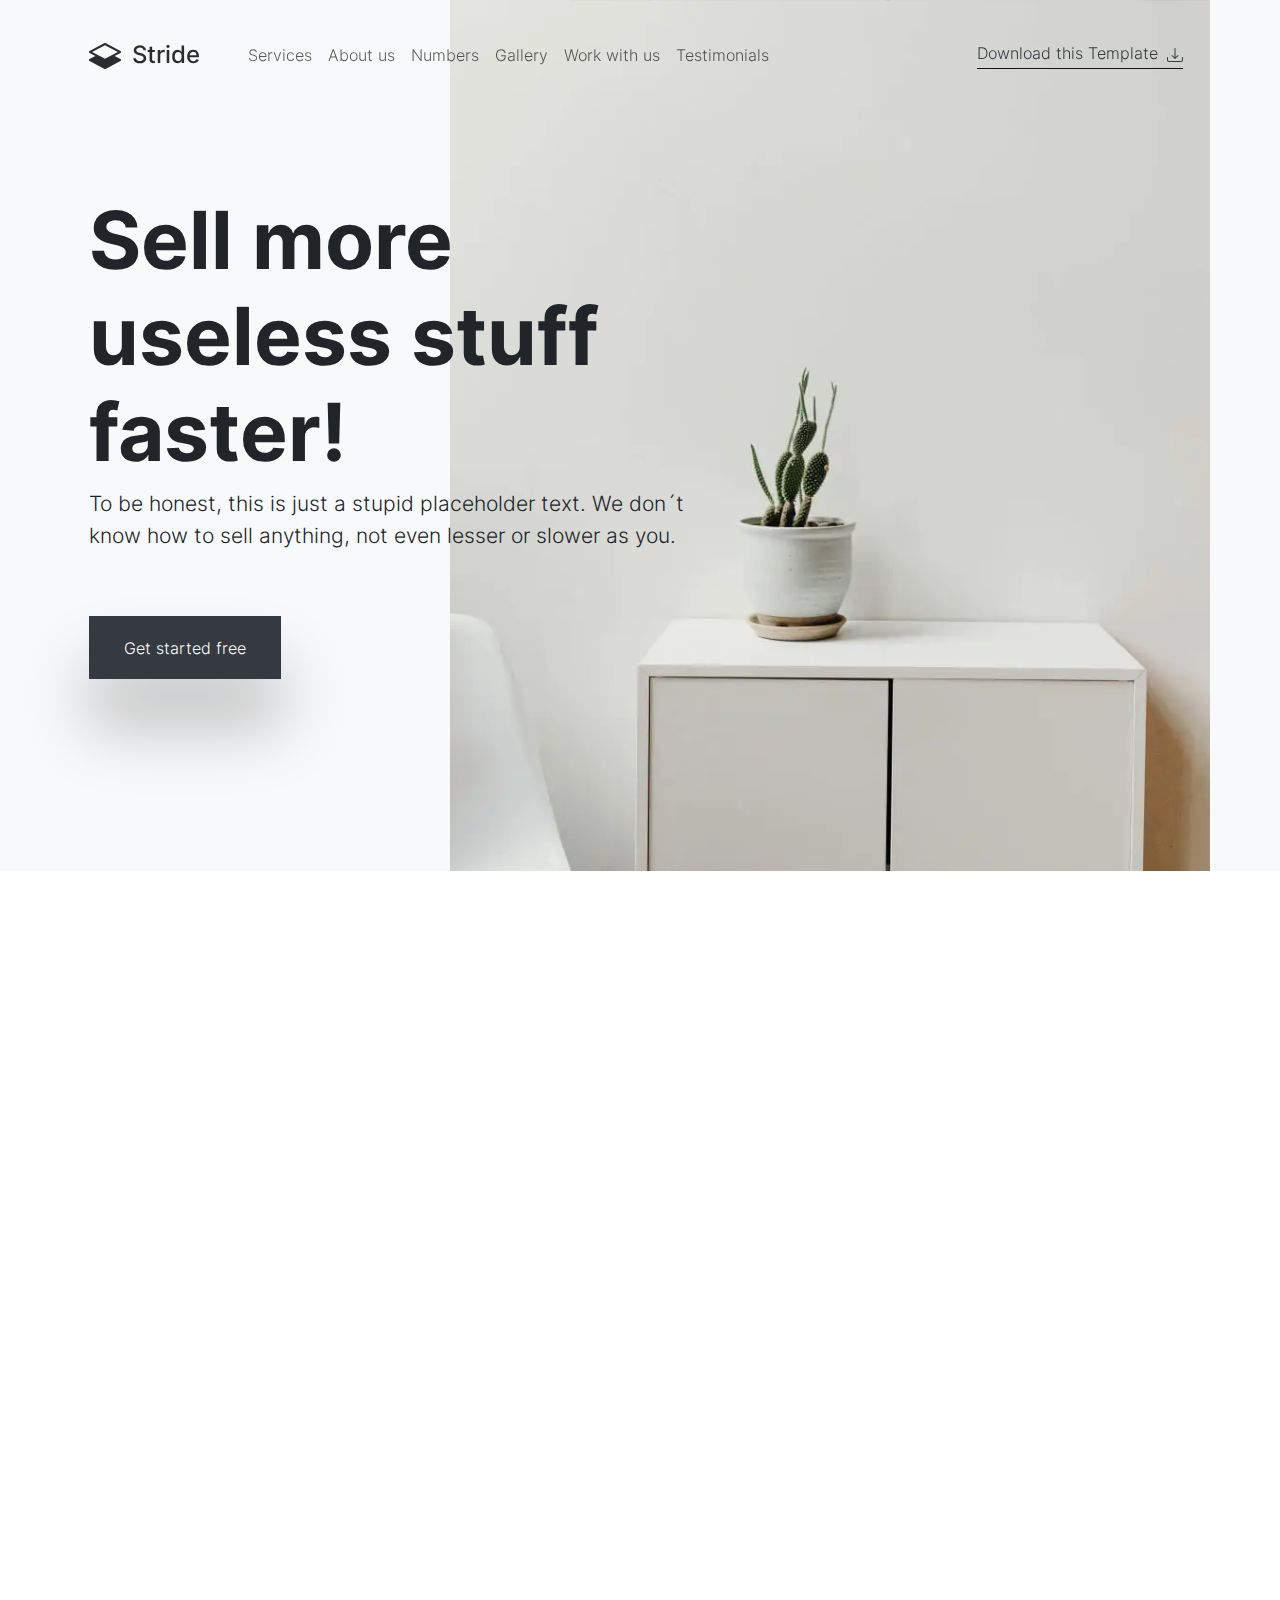
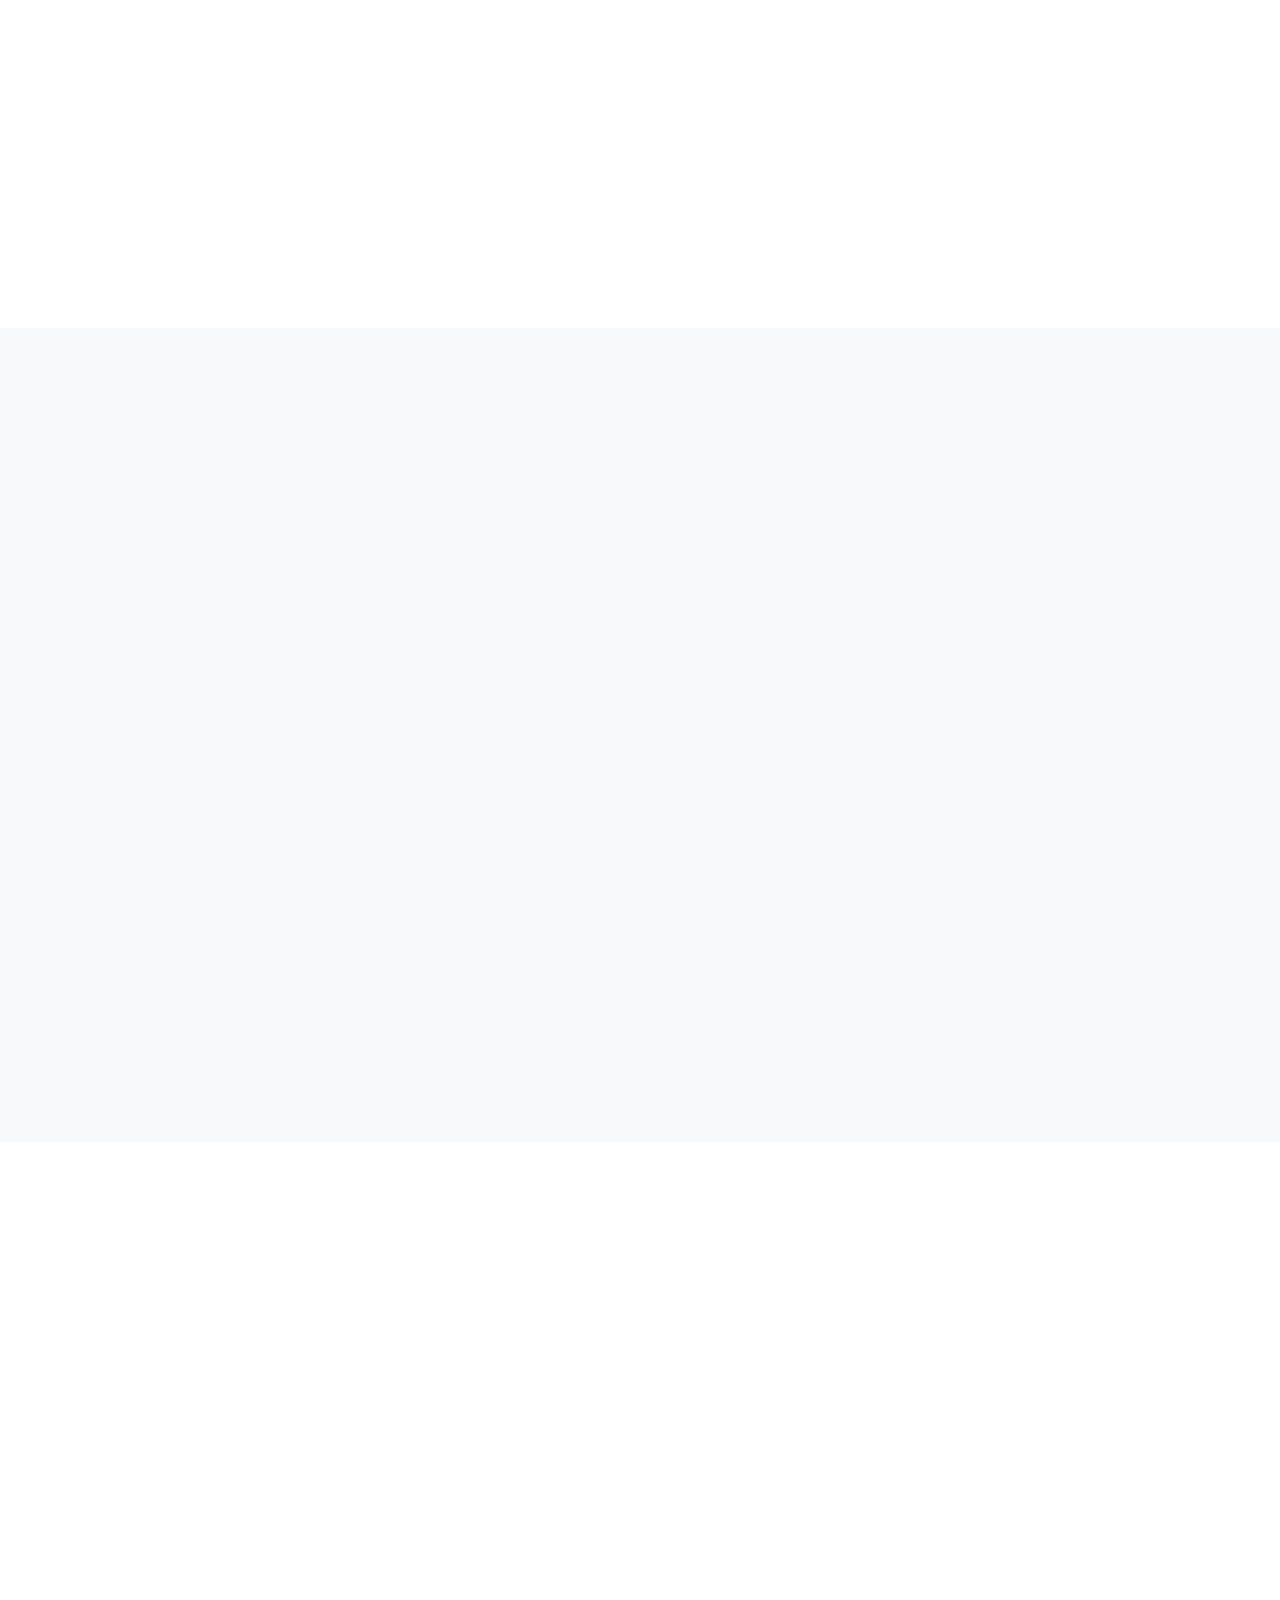
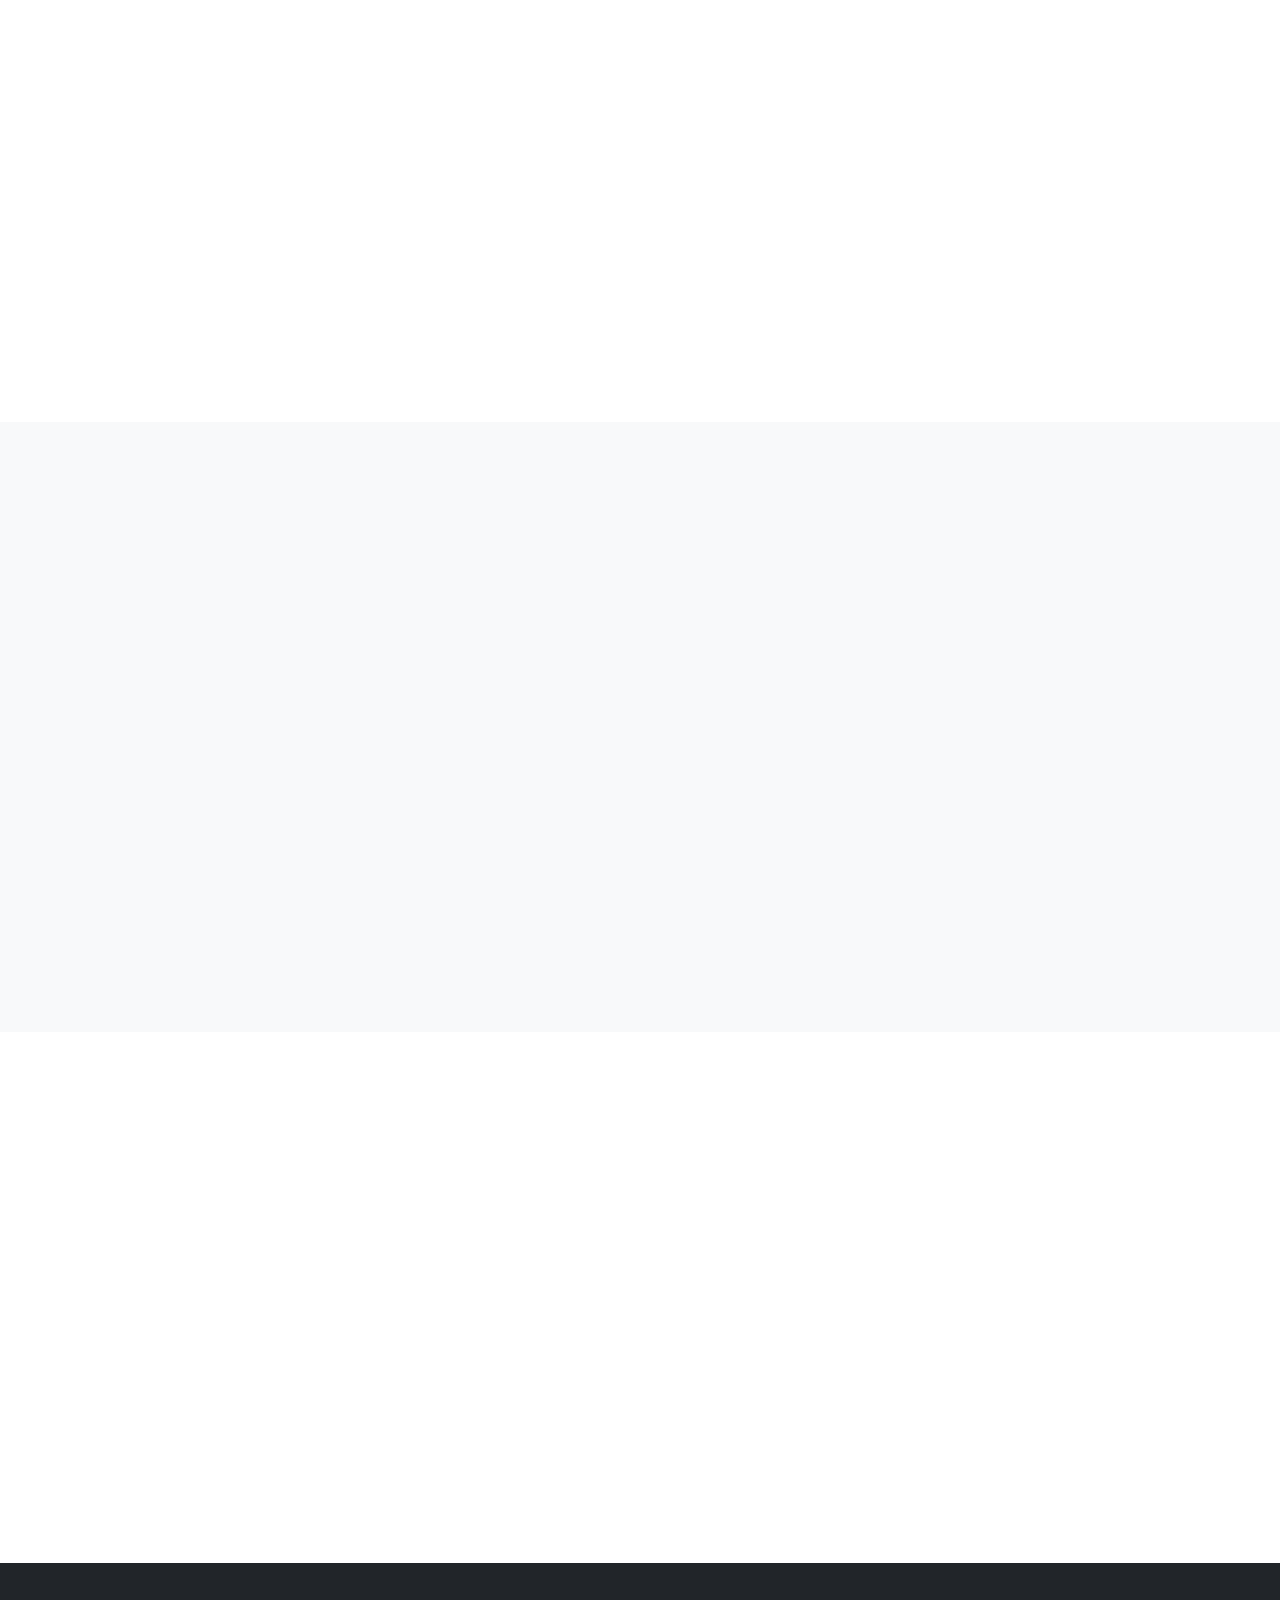
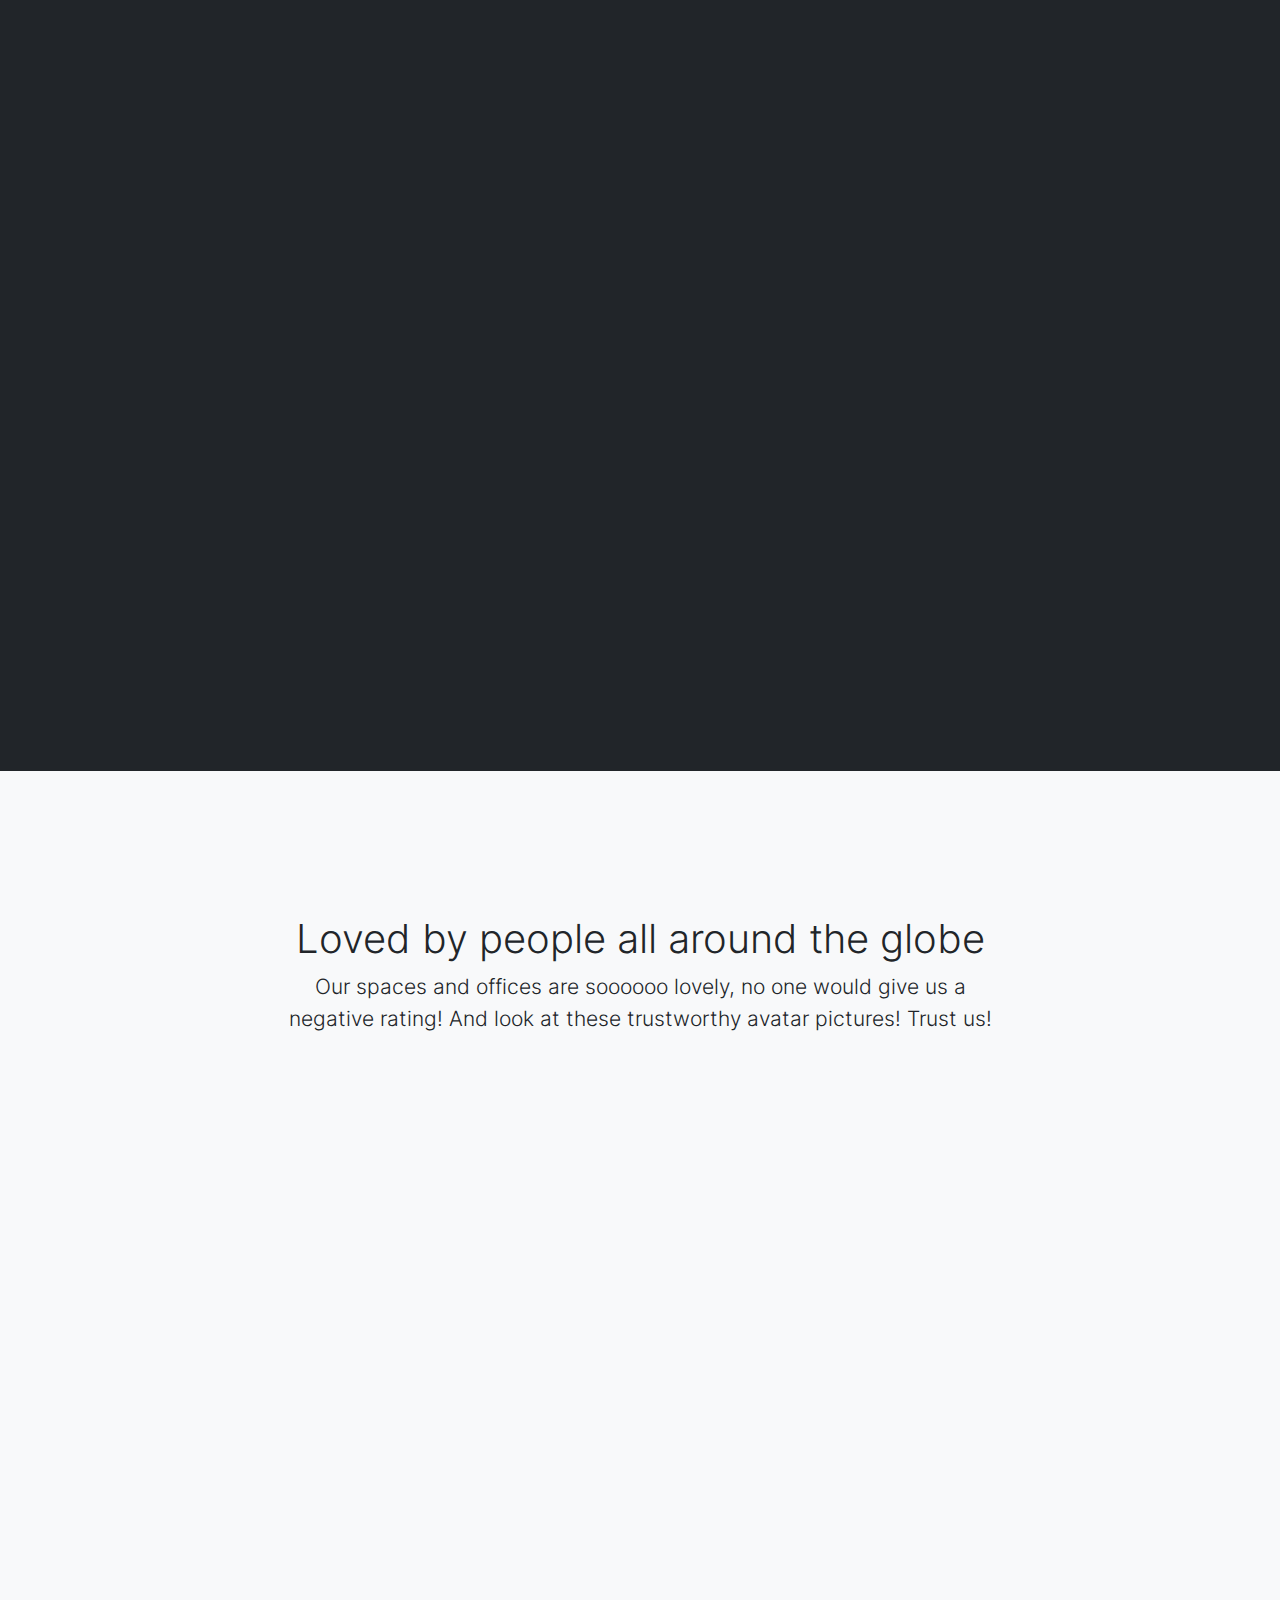
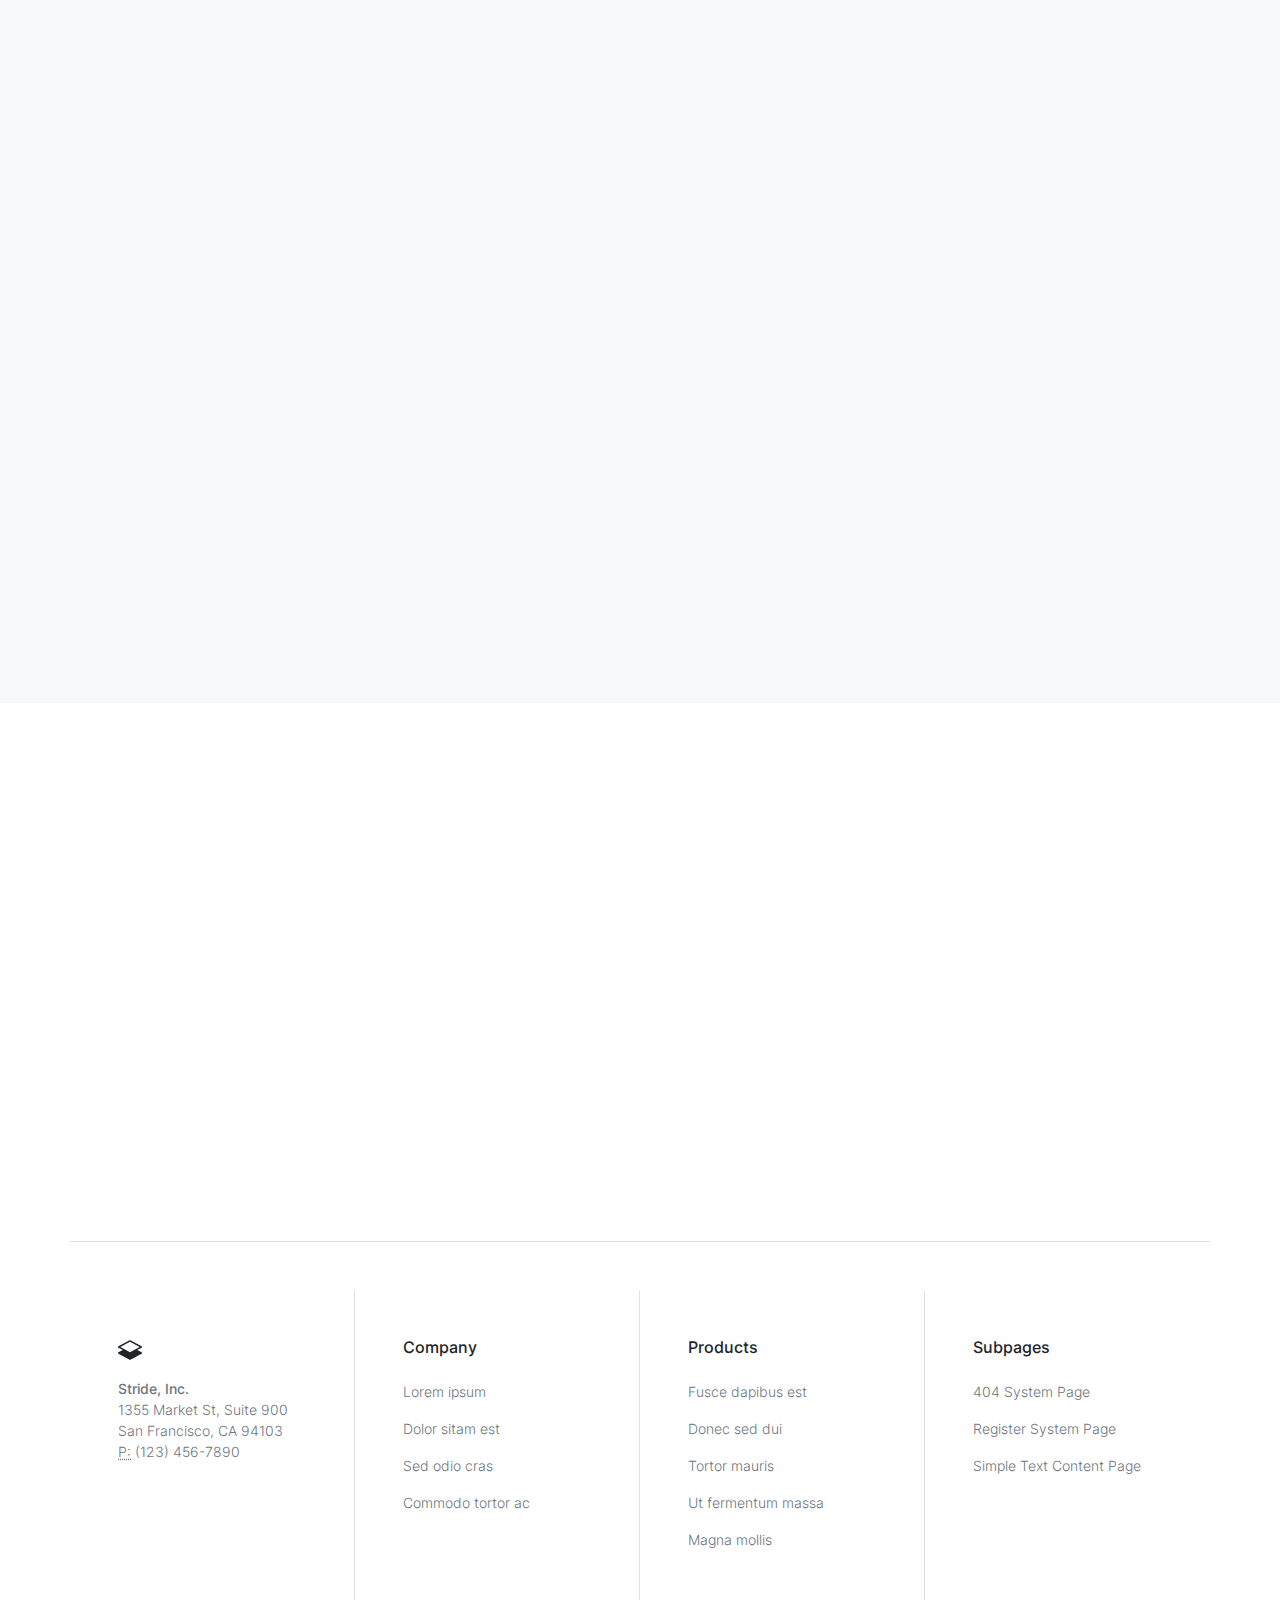
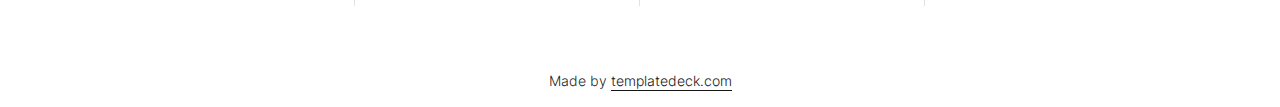
<file: Stride/index.html>
<!doctype html>
<html class="h-100" lang="en">

  <head>
      <meta charset="utf-8">
  <meta name="viewport" content="width=device-width,initial-scale=1,shrink-to-fit=no">
  <meta name="description" content="A growing collection of ready to use components for the CSS framework Bootstrap 5">
  <link rel="apple-touch-icon" sizes="180x180" href="img/apple-touch-icon.png">
  <link rel="icon" type="image/png" sizes="32x32" href="img/favicon-32x32.png">
  <link rel="icon" type="image/png" sizes="16x16" href="img/favicon-16x16.png">
  <link rel="icon" type="image/png" sizes="96x96" href="img/favicon.png">
  <meta name="author" content="Holger Koenemann">
  <meta name="generator" content="Eleventy v2.0.0">
  <meta name="HandheldFriendly" content="true">
  <title>Stride HTML Template - Frontpage one</title>
  <link rel="stylesheet" href="css/theme.min.css">

   <style>

/* inter-300 - latin */
@font-face {
  font-family: 'Inter';
  font-style: normal;
  font-weight: 300;
  font-display: swap;
  src: local(''),
       url('./fonts/inter-v12-latin-300.woff2') format('woff2'), /* Chrome 26+, Opera 23+, Firefox 39+ */
       url('./fonts/inter-v12-latin-300.woff') format('woff'); /* Chrome 6+, Firefox 3.6+, IE 9+, Safari 5.1+ */
}

@font-face {
  font-family: 'Inter';
  font-style: normal;
  font-weight: 500;
  font-display: swap;
  src: local(''),
       url('./fonts/inter-v12-latin-500.woff2') format('woff2'), /* Chrome 26+, Opera 23+, Firefox 39+ */
       url('./fonts/inter-v12-latin-500.woff') format('woff'); /* Chrome 6+, Firefox 3.6+, IE 9+, Safari 5.1+ */
}
@font-face {
  font-family: 'Inter';
  font-style: normal;
  font-weight: 700;
  font-display: swap;
  src: local(''),
       url('./fonts/inter-v12-latin-700.woff2') format('woff2'), /* Chrome 26+, Opera 23+, Firefox 39+ */
       url('./fonts/inter-v12-latin-700.woff') format('woff'); /* Chrome 6+, Firefox 3.6+, IE 9+, Safari 5.1+ */
}

</style>

  </head>

  <body data-bs-spy="scroll" data-bs-target="#navScroll">

    <nav id="navScroll" class="navbar navbar-expand-lg navbar-light fixed-top" tabindex="0">
  <div class="container">
    <a class="navbar-brand pe-4 fs-4" href="/">
  <svg xmlns="http://www.w3.org/2000/svg" width="32" height="32" fill="currentColor" class="bi bi-layers-half" viewbox="0 0 16 16">
    <path d="M8.235 1.559a.5.5 0 0 0-.47 0l-7.5 4a.5.5 0 0 0 0 .882L3.188 8 .264 9.559a.5.5 0 0 0 0 .882l7.5 4a.5.5 0 0 0 .47 0l7.5-4a.5.5 0 0 0 0-.882L12.813 8l2.922-1.559a.5.5 0 0 0 0-.882l-7.5-4zM8 9.433 1.562 6 8 2.567 14.438 6 8 9.433z"/>
  </svg>
  <span class="ms-1 fw-bolder">Stride</span>
</a>

    <button class="navbar-toggler" type="button" data-bs-toggle="collapse" data-bs-target="#navbarSupportedContent" aria-controls="navbarSupportedContent" aria-expanded="false" aria-label="Toggle navigation">
      <span class="navbar-toggler-icon"></span>
    </button>
    <div class="collapse navbar-collapse" id="navbarSupportedContent">
      <ul class="navbar-nav me-auto mb-2 mb-lg-0">
      <li class="nav-item">
    <a class="nav-link" href="#services" aria-label="Brings you to the frontpage">
      Services
    </a>
  </li>
  <li class="nav-item">
    <a class="nav-link" href="#aboutus">
      About us
    </a>
  </li>
  <li class="nav-item">
    <a class="nav-link" href="#numbers">
      Numbers
    </a>
  </li>
  <li class="nav-item">
    <a class="nav-link" href="#gallery">
      Gallery
    </a>
  </li>
  <li class="nav-item">
    <a class="nav-link" href="#workwithus">
      Work with us
    </a>
  </li>
  <li class="nav-item">
    <a class="nav-link" href="#testimonials">
      Testimonials
    </a>
  </li>

    </ul>
      <a href="https://templatedeck.com" data-splitbee-event="Click Download" aria-label="Download this template" class="link-dark pb-1 link-fancy me-2">
        Download this Template       <svg xmlns="http://www.w3.org/2000/svg" width="16" height="16" fill="currentColor" class="bi bi-download ms-1" viewBox="0 0 16 16">
                <path d="M.5 9.9a.5.5 0 0 1 .5.5v2.5a1 1 0 0 0 1 1h12a1 1 0 0 0 1-1v-2.5a.5.5 0 0 1 1 0v2.5a2 2 0 0 1-2 2H2a2 2 0 0 1-2-2v-2.5a.5.5 0 0 1 .5-.5z"/>
                <path d="M7.646 11.854a.5.5 0 0 0 .708 0l3-3a.5.5 0 0 0-.708-.708L8.5 10.293V1.5a.5.5 0 0 0-1 0v8.793L5.354 8.146a.5.5 0 1 0-.708.708l3 3z"/>
              </svg>
      </a>

    </div>
</div>
</nav>

    <main>
      <div class="w-100 overflow-hidden bg-gray-100" id="top">
  
<div class="container position-relative">
  <div class="col-12 col-lg-8 mt-0 h-100 position-absolute top-0 end-0 bg-cover" data-aos="fade-left" style="background-image: url(img/webp/interior11.webp);">
    
  </div>
    <div class="row">

<div class="col-lg-7 py-vh-6 position-relative" data-aos="fade-right">
  <h1 class="display-1 fw-bold mt-5">Sell more useless stuff faster!</h1>
  <p class="lead">To be honest, this is just a stupid placeholder text. We don´t know how to sell anything, not even lesser or slower as you.</p>
  <a href="#" class="btn btn-dark btn-xl shadow me-3 rounded-0 my-5">Get started free</a>
</div>



</div>
</div>

</div>

<div class="py-vh-5 w-100 overflow-hidden" id="services">
  <div class="container">
      <div class="row d-flex justify-content-end">
<div class="col-lg-8" data-aos="fade-down"><h2 class="display-6">Okay, there are three really good reasons for us. There are no more than three, but we think three is a reasonable good number of good stuff.</h2></div>
</div>
<div class="row d-flex align-items-center">
<div class="col-md-6 col-lg-4" data-aos="fade-up" data-aos-delay="200">
  <span class="h5 fw-lighter">01.</span>
  <h3 class="py-5 border-top border-dark">We rented this fancy startup office in an old factory building.</h3>
  <p>Lorem, ipsum dolor sit amet consectetur adipisicing elit. Minus culpa, voluptatibus ex itaque, sapiente a consequatur inventore beatae, ipsam debitis omnis consequuntur iste asperiores. Similique quisquam debitis corrupti deserunt, dolor.</p>
  <a href="#" class="link-fancy">Learn more
  </a>
</div>

<div class="col-md-6 col-lg-4 py-vh-4 pb-0" data-aos="fade-up" data-aos-delay="400">
  <span class="h5 fw-lighter">02.</span>
  <h3 class="py-5 border-top border-dark">We don´t know exactly what we are doing. But thats good because we can´t break something intentionally.</h3>
  <p>Lorem, ipsum dolor sit  adipisicing elit. Minus culpa, voluptatibus ex itaque, sapiente a consequatur inventore beatae, ipsam debitis omnis consequuntur iste asperiores. Similique quisquam debitis corrupti deserunt, dolor.</p>
  <a href="#" class="link-fancy">Learn more
  </a>
</div>

<div class="col-md-6 col-lg-4 py-vh-6 pb-0" data-aos="fade-up" data-aos-delay="600">
  <span class="h5 fw-lighter">03.</span>
  <h3 class="py-5 border-top border-dark">There is no real number three reason. So please read again number one and two.</h3>
  <p>Lorem, ipsum dolor sit amet consectetur adipisicing elit. Minus culpa, voluptatibus ex itaque, sapiente a consequatur inventore beatae, ipsam debitis omnis consequuntur iste asperiores. Similique quisquam debitis corrupti deserunt, dolor.</p>
  <a href="#" class="link-fancy">Learn more
  </a>
</div>
</div>

  </div>
</div>

<div class="py-vh-4 bg-gray-100 w-100 overflow-hidden" id="aboutus">
  <div class="container">
      
<div class="row d-flex justify-content-between align-items-center">
  <div class="col-lg-6">
  <div class="row gx-5 d-flex">
    <div class="col-md-11">
      <div class="shadow ratio ratio-16x9 rounded bg-cover bp-center align-self-end" data-aos="fade-right" style="background-image: url(img/webp/people15.webp);--bs-aspect-ratio: 50%;">
      </div>
    </div>
    <div class="col-md-5 offset-md-1">
      <div class="shadow ratio ratio-1x1 rounded bg-cover mt-5 bp-center float-end" data-aos="fade-up" style="background-image: url(img/webp/interior42.webp);">
      </div>
    </div>
    <div class="col-md-6">
      <div class="col-12 shadow ratio rounded bg-cover mt-5 bp-center" data-aos="fade-left" style="background-image: url(img/webp/people4.webp);--bs-aspect-ratio: 150%;">
      </div>
    </div>
  </div>
</div>
<div class="col-lg-4">
  <h3 class="py-5 border-top border-dark" data-aos="fade-left">We did some interesting stuff in our field of work. For example we collect a lot of these free photos and use them on our website.</h3>
  <p data-aos="fade-left" data-aos-delay="200">Donec id elit non mi porta gravida at eget metus. Fusce dapibus, tellus ac cursus commodo, tortor mauris condimentum nibh, ut fermentum massa justo sit amet risus.
  </p>
  <p>
    <a href="#" class="link-fancy link-dark" data-aos="fade-left" data-aos-delay="400">Learn more
    </a>
  </p>
</div>
</div>

  </div>
</div>

<div class="py-vh-5 w-100 overflow-hidden" id="numbers">
  <div class="container">
      <div class="row d-flex justify-content-between align-items-center">
  <div class="col-lg-5">
    <h3 class="py-5 border-top border-dark" data-aos="fade-right">Our magic numbers</h3>
</div>
<div class="col-lg-6">
  <div class="row">
    <div class="col-12">
    <h2 class="display-6 mb-5" data-aos="fade-down">There are some important numbers for us. They are just numbers without any meaning, but we just love them.</h2>
    </div>
    <div class="col-lg-6" data-aos="fade-up">
      <div class="display-1 fw-bold py-4">42%</div>
      <p class="text-black-50">Donec id elit non mi porta gravida at eget metus. Fusce dapibus, tellus ac cursus commodo, tortor mauris condimentum nibh, ut fermentum massa justo sit amet risus. Etiam porta sem malesuada magna mollis euismod. Donec sed odio dui.</p>
    </div>
    <div class="col-lg-6" data-aos="fade-up">
      <div class="display-1 fw-bold py-4">+300</div>
      <p class="text-black-50">Donec id elit non mi porta gravida at eget metus. Fusce dapibus, tellus ac cursus commodo, tortor mauris condimentum nibh, ut fermentum massa justo sit amet risus. Etiam porta sem malesuada magna mollis euismod. Donec sed odio dui.</p>
    </div>
  </div>
</div>
</div>

  </div>
</div>

<div class="position-relative overflow-hidden w-100 bg-light" id="gallery">
  <div class="container-fluid">
  <div class="row overflow-scroll">
    <div class="col-12">
      <div class="row vw-100 px-0 py-vh-5 d-flex align-items-center scrollx">
        <div class="col-md-2" data-aos="fade-up">
            <img src="img/webp/interior37.webp" class="rounded shadow img-fluid" alt="nice gallery image" width="512" height="341">
        </div>

        <div class="col-md-2" data-aos="fade-up" data-aos-delay="200">
            <img src="img/webp/people1.webp" class="img-fluid rounded shadow" alt="nice gallery image" width="1164" height="776">
        </div>

        <div class="col-md-3" data-aos="fade-up" data-aos-delay="400">
            <img src="img/webp/people2.webp" class="img-fluid rounded shadow" alt="nice gallery image" width="844" height="1054">
        </div>

        <div class="col-md-3" data-aos="fade-up" data-aos-delay="600">
            <img src="img/webp/interior29.webp" class="img-fluid rounded shadow" alt="nice gallery image" width="844" height="562">
        </div>

        <div class="col-md-2" data-aos="fade-up" data-aos-delay="800">
            <img src="img/webp/people23.webp" class="rounded shadow img-fluid" alt="nice gallery image" width="512" height="341">
        </div>
      </div>
    </div>
   </div>
 </div>

</div>

<div class="container py-vh-4 w-100 overflow-hidden">
  <div class="row d-flex justify-content-center align-items-center">
    <div class="col-lg-5">
  <h3 class="py-5 border-top border-dark" data-aos="fade-right">What our clients say</h3>
</div>
<div class="col-md-7" data-aos="fade-left">
  <blockquote>
    <div class="fs-4 my-3 fw-light pt-4 border-bottom pb-3">“I´am the CEO of this company. So maybe you think "he will tell us something super awesome about it only". But no. Its a really strange place to work with creepy people all around.
      They do some computer stuff I don´t understand. But I wear expensive Glasses and a Patagonia Hoodie. So I´am fine with it.”</div>
    <img src="img/webp/person11.webp" width="64" height="64" class="img-fluid rounded-circle me-3" alt="" data-aos="fade">
    <span><span class="fw-bold">John Doe,</span>
      CEO of Stride Ltd.</span>
  </blockquote>
</div>

  </div>
</div>

<div class="py-vh-6 bg-gray-900 text-light w-100 overflow-hidden" id="workwithus">
  <div class="container">
    <div class="row d-flex justify-content-center">
      <div class="row d-flex justify-content-center text-center">
  <div class="col-lg-8 text-center" data-aos="fade">
        <p class="text-secondary lead">Let´s start a project together!</p>
    <h2 class="display-6 mb-5">Hell no! This button is linked to a none working contact form. A none working form without any user feedback. So you might think you done something wrong. But in reality we just don´t want to start anything with you or anyone else.</h2>
  </div>
  <div class="col-12">
    <a href="#" class="btn btn-warning btn-xl shadow me-3 mt-4" data-aos="fade-down">Get in contact</a>
  </div>
</div>

    </div>
  </div>
</div>

<div class="bg-light w-100 overflow-hidden" id="testimonials">
  <div class="container py-vh-6">
    <div class="row d-flex justify-content-center">
      <div class="col-12 col-lg-10 col-xl-8 text-center">
  <h2 class="display-6">Loved by people all around the globe</h2>
  <p class="lead">Our spaces and offices are soooooo lovely, no one would give us a negative rating! And look at these trustworthy avatar pictures! Trust us!</p>
</div>
<div class="col-12 mt-4">
  <div class="row row-cols-1 row-cols-md-2 g-5 d-flex align-items-center">

    <div class="col-12 col-lg-6 col-xl-4" data-aos="fade-right">
      <div class="card p-4 mt-3 border-0">
        <div class="card-body">
          <div class="text-dark py-2 fs-3"><svg xmlns="http://www.w3.org/2000/svg" width="16" height="16" fill="currentColor" class="bi bi-star-fill" viewBox="0 0 16 16">
  <path d="M3.612 15.443c-.386.198-.824-.149-.746-.592l.83-4.73L.173 6.765c-.329-.314-.158-.888.283-.95l4.898-.696L7.538.792c.197-.39.73-.39.927 0l2.184 4.327 4.898.696c.441.062.612.636.282.95l-3.522 3.356.83 4.73c.078.443-.36.79-.746.592L8 13.187l-4.389 2.256z"/>
</svg>

<svg xmlns="http://www.w3.org/2000/svg" width="16" height="16" fill="currentColor" class="bi bi-star-fill" viewBox="0 0 16 16">
  <path d="M3.612 15.443c-.386.198-.824-.149-.746-.592l.83-4.73L.173 6.765c-.329-.314-.158-.888.283-.95l4.898-.696L7.538.792c.197-.39.73-.39.927 0l2.184 4.327 4.898.696c.441.062.612.636.282.95l-3.522 3.356.83 4.73c.078.443-.36.79-.746.592L8 13.187l-4.389 2.256z"/>
</svg>

<svg xmlns="http://www.w3.org/2000/svg" width="16" height="16" fill="currentColor" class="bi bi-star-fill" viewBox="0 0 16 16">
  <path d="M3.612 15.443c-.386.198-.824-.149-.746-.592l.83-4.73L.173 6.765c-.329-.314-.158-.888.283-.95l4.898-.696L7.538.792c.197-.39.73-.39.927 0l2.184 4.327 4.898.696c.441.062.612.636.282.95l-3.522 3.356.83 4.73c.078.443-.36.79-.746.592L8 13.187l-4.389 2.256z"/>
</svg>

<svg xmlns="http://www.w3.org/2000/svg" width="16" height="16" fill="currentColor" class="bi bi-star-fill" viewBox="0 0 16 16">
  <path d="M3.612 15.443c-.386.198-.824-.149-.746-.592l.83-4.73L.173 6.765c-.329-.314-.158-.888.283-.95l4.898-.696L7.538.792c.197-.39.73-.39.927 0l2.184 4.327 4.898.696c.441.062.612.636.282.95l-3.522 3.356.83 4.73c.078.443-.36.79-.746.592L8 13.187l-4.389 2.256z"/>
</svg>

<svg xmlns="http://www.w3.org/2000/svg" width="16" height="16" fill="currentColor" class="bi bi-star-half" viewBox="0 0 16 16">
  <path d="M5.354 5.119 7.538.792A.516.516 0 0 1 8 .5c.183 0 .366.097.465.292l2.184 4.327 4.898.696A.537.537 0 0 1 16 6.32a.548.548 0 0 1-.17.445l-3.523 3.356.83 4.73c.078.443-.36.79-.746.592L8 13.187l-4.389 2.256a.52.52 0 0 1-.146.05c-.342.06-.668-.254-.6-.642l.83-4.73L.173 6.765a.55.55 0 0 1-.172-.403.58.58 0 0 1 .085-.302.513.513 0 0 1 .37-.245l4.898-.696zM8 12.027a.5.5 0 0 1 .232.056l3.686 1.894-.694-3.957a.565.565 0 0 1 .162-.505l2.907-2.77-4.052-.576a.525.525 0 0 1-.393-.288L8.001 2.223 8 2.226v9.8z"/>
</svg>
</div>
          <blockquote class="blockquote">
            <p>"That service is really really good. And I don´t say that because they pay me a lot of money. I say that because they don´t pay me more money anymore if I don´t say it..."</p>
          </blockquote>
          <div class="d-flex justify-content-between border-top pt-3">
            <div>
              <span class="h6 fw-5">Jane Doemunsky</span><br>
              <small class="text-muted">COO, The Boo Corp.</small>
            </div>
            <img src="img/webp/person9.webp" width="48" height="48" class="rounded-circle" alt="" data-aos="fade">
          </div>
        </div>
      </div>
    </div>

    <div class="col-12 col-lg-6 col-xl-4">
      <div class="card p-4 shadow mt-3 border-0" data-aos="fade-down">
        <div class="card-body">
          <div class="text-dark py-2 fs-3"><svg xmlns="http://www.w3.org/2000/svg" width="16" height="16" fill="currentColor" class="bi bi-star-fill" viewBox="0 0 16 16">
  <path d="M3.612 15.443c-.386.198-.824-.149-.746-.592l.83-4.73L.173 6.765c-.329-.314-.158-.888.283-.95l4.898-.696L7.538.792c.197-.39.73-.39.927 0l2.184 4.327 4.898.696c.441.062.612.636.282.95l-3.522 3.356.83 4.73c.078.443-.36.79-.746.592L8 13.187l-4.389 2.256z"/>
</svg>

<svg xmlns="http://www.w3.org/2000/svg" width="16" height="16" fill="currentColor" class="bi bi-star-fill" viewBox="0 0 16 16">
  <path d="M3.612 15.443c-.386.198-.824-.149-.746-.592l.83-4.73L.173 6.765c-.329-.314-.158-.888.283-.95l4.898-.696L7.538.792c.197-.39.73-.39.927 0l2.184 4.327 4.898.696c.441.062.612.636.282.95l-3.522 3.356.83 4.73c.078.443-.36.79-.746.592L8 13.187l-4.389 2.256z"/>
</svg>

<svg xmlns="http://www.w3.org/2000/svg" width="16" height="16" fill="currentColor" class="bi bi-star-fill" viewBox="0 0 16 16">
  <path d="M3.612 15.443c-.386.198-.824-.149-.746-.592l.83-4.73L.173 6.765c-.329-.314-.158-.888.283-.95l4.898-.696L7.538.792c.197-.39.73-.39.927 0l2.184 4.327 4.898.696c.441.062.612.636.282.95l-3.522 3.356.83 4.73c.078.443-.36.79-.746.592L8 13.187l-4.389 2.256z"/>
</svg>

<svg xmlns="http://www.w3.org/2000/svg" width="16" height="16" fill="currentColor" class="bi bi-star-fill" viewBox="0 0 16 16">
  <path d="M3.612 15.443c-.386.198-.824-.149-.746-.592l.83-4.73L.173 6.765c-.329-.314-.158-.888.283-.95l4.898-.696L7.538.792c.197-.39.73-.39.927 0l2.184 4.327 4.898.696c.441.062.612.636.282.95l-3.522 3.356.83 4.73c.078.443-.36.79-.746.592L8 13.187l-4.389 2.256z"/>
</svg>

<svg xmlns="http://www.w3.org/2000/svg" width="16" height="16" fill="currentColor" class="bi bi-star" viewBox="0 0 16 16">
  <path d="M2.866 14.85c-.078.444.36.791.746.593l4.39-2.256 4.389 2.256c.386.198.824-.149.746-.592l-.83-4.73 3.522-3.356c.33-.314.16-.888-.282-.95l-4.898-.696L8.465.792a.513.513 0 0 0-.927 0L5.354 5.12l-4.898.696c-.441.062-.612.636-.283.95l3.523 3.356-.83 4.73zm4.905-2.767-3.686 1.894.694-3.957a.565.565 0 0 0-.163-.505L1.71 6.745l4.052-.576a.525.525 0 0 0 .393-.288L8 2.223l1.847 3.658a.525.525 0 0 0 .393.288l4.052.575-2.906 2.77a.565.565 0 0 0-.163.506l.694 3.957-3.686-1.894a.503.503 0 0 0-.461 0z"/>
</svg>
</div>
          <blockquote class="blockquote">
            <p>"I really don´t get what they do. Something with Crypto, NFT´s, SaaS and Cyber Security. Maybe an App for Kids...? But they have this nice website...so who cares what they do as long as they are good at it."</p>
          </blockquote>
          <div class="d-flex justify-content-between border-top pt-3">
            <p class="card-text">
              <span class="h6 fw-5">Jenny Matrix</span><br>
              <small class="text-muted">Daughter of Col. John Matrix, Commando.</small>
            </p>
            <img src="img/webp/person3.webp" width="48" height="48" class="rounded-circle" alt="" data-aos="fade">
          </div>
        </div>
      </div>
    </div>

    <div class="col-12 col-lg-6 col-xl-4">
      <div class="card p-4 mt-3 border-0" data-aos="fade-left">
        <div class="card-body">
          <div class="text-dark py-2 fs-3"><svg xmlns="http://www.w3.org/2000/svg" width="16" height="16" fill="currentColor" class="bi bi-star-fill" viewBox="0 0 16 16">
  <path d="M3.612 15.443c-.386.198-.824-.149-.746-.592l.83-4.73L.173 6.765c-.329-.314-.158-.888.283-.95l4.898-.696L7.538.792c.197-.39.73-.39.927 0l2.184 4.327 4.898.696c.441.062.612.636.282.95l-3.522 3.356.83 4.73c.078.443-.36.79-.746.592L8 13.187l-4.389 2.256z"/>
</svg>

<svg xmlns="http://www.w3.org/2000/svg" width="16" height="16" fill="currentColor" class="bi bi-star-fill" viewBox="0 0 16 16">
  <path d="M3.612 15.443c-.386.198-.824-.149-.746-.592l.83-4.73L.173 6.765c-.329-.314-.158-.888.283-.95l4.898-.696L7.538.792c.197-.39.73-.39.927 0l2.184 4.327 4.898.696c.441.062.612.636.282.95l-3.522 3.356.83 4.73c.078.443-.36.79-.746.592L8 13.187l-4.389 2.256z"/>
</svg>

<svg xmlns="http://www.w3.org/2000/svg" width="16" height="16" fill="currentColor" class="bi bi-star" viewBox="0 0 16 16">
  <path d="M2.866 14.85c-.078.444.36.791.746.593l4.39-2.256 4.389 2.256c.386.198.824-.149.746-.592l-.83-4.73 3.522-3.356c.33-.314.16-.888-.282-.95l-4.898-.696L8.465.792a.513.513 0 0 0-.927 0L5.354 5.12l-4.898.696c-.441.062-.612.636-.283.95l3.523 3.356-.83 4.73zm4.905-2.767-3.686 1.894.694-3.957a.565.565 0 0 0-.163-.505L1.71 6.745l4.052-.576a.525.525 0 0 0 .393-.288L8 2.223l1.847 3.658a.525.525 0 0 0 .393.288l4.052.575-2.906 2.77a.565.565 0 0 0-.163.506l.694 3.957-3.686-1.894a.503.503 0 0 0-.461 0z"/>
</svg>
<svg xmlns="http://www.w3.org/2000/svg" width="16" height="16" fill="currentColor" class="bi bi-star" viewBox="0 0 16 16">
  <path d="M2.866 14.85c-.078.444.36.791.746.593l4.39-2.256 4.389 2.256c.386.198.824-.149.746-.592l-.83-4.73 3.522-3.356c.33-.314.16-.888-.282-.95l-4.898-.696L8.465.792a.513.513 0 0 0-.927 0L5.354 5.12l-4.898.696c-.441.062-.612.636-.283.95l3.523 3.356-.83 4.73zm4.905-2.767-3.686 1.894.694-3.957a.565.565 0 0 0-.163-.505L1.71 6.745l4.052-.576a.525.525 0 0 0 .393-.288L8 2.223l1.847 3.658a.525.525 0 0 0 .393.288l4.052.575-2.906 2.77a.565.565 0 0 0-.163.506l.694 3.957-3.686-1.894a.503.503 0 0 0-.461 0z"/>
</svg>
<svg xmlns="http://www.w3.org/2000/svg" width="16" height="16" fill="currentColor" class="bi bi-star" viewBox="0 0 16 16">
  <path d="M2.866 14.85c-.078.444.36.791.746.593l4.39-2.256 4.389 2.256c.386.198.824-.149.746-.592l-.83-4.73 3.522-3.356c.33-.314.16-.888-.282-.95l-4.898-.696L8.465.792a.513.513 0 0 0-.927 0L5.354 5.12l-4.898.696c-.441.062-.612.636-.283.95l3.523 3.356-.83 4.73zm4.905-2.767-3.686 1.894.694-3.957a.565.565 0 0 0-.163-.505L1.71 6.745l4.052-.576a.525.525 0 0 0 .393-.288L8 2.223l1.847 3.658a.525.525 0 0 0 .393.288l4.052.575-2.906 2.77a.565.565 0 0 0-.163.506l.694 3.957-3.686-1.894a.503.503 0 0 0-.461 0z"/>
</svg>
</div>
          <blockquote class="blockquote">
            <p>"I don´t know if they are good at what they do. But they have nice coffee and a shiny brand new startup office with bikes on the wall and all that stuff."</p>
          </blockquote>
          <div class="d-flex justify-content-between border-top pt-3">
            <p class="card-text">
              <span class="h6 fw-5">Rustin Cohle</span><br>
              <small class="text-muted">Detective, Somewhere in the swamps</small>
            </p>
            <img src="img/webp/person8.webp" width="48" height="48" class="rounded-circle" alt="" data-aos="fade">
          </div>
        </div>
      </div>
    </div>

    <div class="col-12 col-lg-6 col-xl-4">
      <div class="card p-4 mt-3 border-0" data-aos="fade-right">
        <div class="card-body">
          <div class="text-dark py-2 fs-3"><svg xmlns="http://www.w3.org/2000/svg" width="16" height="16" fill="currentColor" class="bi bi-star-fill" viewBox="0 0 16 16">
  <path d="M3.612 15.443c-.386.198-.824-.149-.746-.592l.83-4.73L.173 6.765c-.329-.314-.158-.888.283-.95l4.898-.696L7.538.792c.197-.39.73-.39.927 0l2.184 4.327 4.898.696c.441.062.612.636.282.95l-3.522 3.356.83 4.73c.078.443-.36.79-.746.592L8 13.187l-4.389 2.256z"/>
</svg>

<svg xmlns="http://www.w3.org/2000/svg" width="16" height="16" fill="currentColor" class="bi bi-star-fill" viewBox="0 0 16 16">
  <path d="M3.612 15.443c-.386.198-.824-.149-.746-.592l.83-4.73L.173 6.765c-.329-.314-.158-.888.283-.95l4.898-.696L7.538.792c.197-.39.73-.39.927 0l2.184 4.327 4.898.696c.441.062.612.636.282.95l-3.522 3.356.83 4.73c.078.443-.36.79-.746.592L8 13.187l-4.389 2.256z"/>
</svg>

<svg xmlns="http://www.w3.org/2000/svg" width="16" height="16" fill="currentColor" class="bi bi-star-fill" viewBox="0 0 16 16">
  <path d="M3.612 15.443c-.386.198-.824-.149-.746-.592l.83-4.73L.173 6.765c-.329-.314-.158-.888.283-.95l4.898-.696L7.538.792c.197-.39.73-.39.927 0l2.184 4.327 4.898.696c.441.062.612.636.282.95l-3.522 3.356.83 4.73c.078.443-.36.79-.746.592L8 13.187l-4.389 2.256z"/>
</svg>

<svg xmlns="http://www.w3.org/2000/svg" width="16" height="16" fill="currentColor" class="bi bi-star-half" viewBox="0 0 16 16">
  <path d="M5.354 5.119 7.538.792A.516.516 0 0 1 8 .5c.183 0 .366.097.465.292l2.184 4.327 4.898.696A.537.537 0 0 1 16 6.32a.548.548 0 0 1-.17.445l-3.523 3.356.83 4.73c.078.443-.36.79-.746.592L8 13.187l-4.389 2.256a.52.52 0 0 1-.146.05c-.342.06-.668-.254-.6-.642l.83-4.73L.173 6.765a.55.55 0 0 1-.172-.403.58.58 0 0 1 .085-.302.513.513 0 0 1 .37-.245l4.898-.696zM8 12.027a.5.5 0 0 1 .232.056l3.686 1.894-.694-3.957a.565.565 0 0 1 .162-.505l2.907-2.77-4.052-.576a.525.525 0 0 1-.393-.288L8.001 2.223 8 2.226v9.8z"/>
</svg>
<svg xmlns="http://www.w3.org/2000/svg" width="16" height="16" fill="currentColor" class="bi bi-star" viewBox="0 0 16 16">
  <path d="M2.866 14.85c-.078.444.36.791.746.593l4.39-2.256 4.389 2.256c.386.198.824-.149.746-.592l-.83-4.73 3.522-3.356c.33-.314.16-.888-.282-.95l-4.898-.696L8.465.792a.513.513 0 0 0-.927 0L5.354 5.12l-4.898.696c-.441.062-.612.636-.283.95l3.523 3.356-.83 4.73zm4.905-2.767-3.686 1.894.694-3.957a.565.565 0 0 0-.163-.505L1.71 6.745l4.052-.576a.525.525 0 0 0 .393-.288L8 2.223l1.847 3.658a.525.525 0 0 0 .393.288l4.052.575-2.906 2.77a.565.565 0 0 0-.163.506l.694 3.957-3.686-1.894a.503.503 0 0 0-.461 0z"/>
</svg>
</div>
          <blockquote class="blockquote">
            <p>"Its not good at all but I give it five stars because I killed (accidentally) the CEO´s cat with a lawnmover."</p>
          </blockquote>
          <div class="d-flex justify-content-between border-top pt-3">
            <p class="card-text">
              <span class="h6 fw-5">Richard Thornburg</span><br>
              <small class="text-muted">News Reporter, KFLW-TV</small>
            </p>
            <img src="img/webp/person14.webp" width="48" height="48" class="rounded-circle" alt="" data-aos="fade">
          </div>
        </div>
      </div>
    </div>

    <div class="col-12 col-lg-6 col-xl-4">
      <div class="card p-4 mt-3 border-0" data-aos="fade-up">
        <div class="card-body">
          <div class="text-dark py-2 fs-3"><svg xmlns="http://www.w3.org/2000/svg" width="16" height="16" fill="currentColor" class="bi bi-star-fill" viewBox="0 0 16 16">
  <path d="M3.612 15.443c-.386.198-.824-.149-.746-.592l.83-4.73L.173 6.765c-.329-.314-.158-.888.283-.95l4.898-.696L7.538.792c.197-.39.73-.39.927 0l2.184 4.327 4.898.696c.441.062.612.636.282.95l-3.522 3.356.83 4.73c.078.443-.36.79-.746.592L8 13.187l-4.389 2.256z"/>
</svg>

<svg xmlns="http://www.w3.org/2000/svg" width="16" height="16" fill="currentColor" class="bi bi-star-fill" viewBox="0 0 16 16">
  <path d="M3.612 15.443c-.386.198-.824-.149-.746-.592l.83-4.73L.173 6.765c-.329-.314-.158-.888.283-.95l4.898-.696L7.538.792c.197-.39.73-.39.927 0l2.184 4.327 4.898.696c.441.062.612.636.282.95l-3.522 3.356.83 4.73c.078.443-.36.79-.746.592L8 13.187l-4.389 2.256z"/>
</svg>

<svg xmlns="http://www.w3.org/2000/svg" width="16" height="16" fill="currentColor" class="bi bi-star-fill" viewBox="0 0 16 16">
  <path d="M3.612 15.443c-.386.198-.824-.149-.746-.592l.83-4.73L.173 6.765c-.329-.314-.158-.888.283-.95l4.898-.696L7.538.792c.197-.39.73-.39.927 0l2.184 4.327 4.898.696c.441.062.612.636.282.95l-3.522 3.356.83 4.73c.078.443-.36.79-.746.592L8 13.187l-4.389 2.256z"/>
</svg>

<svg xmlns="http://www.w3.org/2000/svg" width="16" height="16" fill="currentColor" class="bi bi-star-fill" viewBox="0 0 16 16">
  <path d="M3.612 15.443c-.386.198-.824-.149-.746-.592l.83-4.73L.173 6.765c-.329-.314-.158-.888.283-.95l4.898-.696L7.538.792c.197-.39.73-.39.927 0l2.184 4.327 4.898.696c.441.062.612.636.282.95l-3.522 3.356.83 4.73c.078.443-.36.79-.746.592L8 13.187l-4.389 2.256z"/>
</svg>

<svg xmlns="http://www.w3.org/2000/svg" width="16" height="16" fill="currentColor" class="bi bi-star-half" viewBox="0 0 16 16">
  <path d="M5.354 5.119 7.538.792A.516.516 0 0 1 8 .5c.183 0 .366.097.465.292l2.184 4.327 4.898.696A.537.537 0 0 1 16 6.32a.548.548 0 0 1-.17.445l-3.523 3.356.83 4.73c.078.443-.36.79-.746.592L8 13.187l-4.389 2.256a.52.52 0 0 1-.146.05c-.342.06-.668-.254-.6-.642l.83-4.73L.173 6.765a.55.55 0 0 1-.172-.403.58.58 0 0 1 .085-.302.513.513 0 0 1 .37-.245l4.898-.696zM8 12.027a.5.5 0 0 1 .232.056l3.686 1.894-.694-3.957a.565.565 0 0 1 .162-.505l2.907-2.77-4.052-.576a.525.525 0 0 1-.393-.288L8.001 2.223 8 2.226v9.8z"/>
</svg>
</div>
          <blockquote class="blockquote">
            <p>"I´am just a guy who uploads his picture to unsplash.com so that others can use me as placeholder for stupid sample avatars. I don´t even know that my face is on this website."</p>
          </blockquote>
          <div class="d-flex justify-content-between border-top pt-3">
            <p class="card-text">
              <span class="h6 fw-5">Harry Walters</span><br>
              <small class="text-muted">Gangster, In Bruges</small>
            </p>
            <img src="img/webp/person13.webp" width="48" height="48" class="rounded-circle" alt="" data-aos="fade">
          </div>
        </div>
      </div>
    </div>

    <div class="col-12 col-lg-6 col-xl-4">
      <div class="card p-4 shadow mt-3 border-0" data-aos="fade-left">
        <div class="card-body">
          <div class="text-dark py-2 fs-3"><svg xmlns="http://www.w3.org/2000/svg" width="16" height="16" fill="currentColor" class="bi bi-star-fill" viewBox="0 0 16 16">
  <path d="M3.612 15.443c-.386.198-.824-.149-.746-.592l.83-4.73L.173 6.765c-.329-.314-.158-.888.283-.95l4.898-.696L7.538.792c.197-.39.73-.39.927 0l2.184 4.327 4.898.696c.441.062.612.636.282.95l-3.522 3.356.83 4.73c.078.443-.36.79-.746.592L8 13.187l-4.389 2.256z"/>
</svg>

<svg xmlns="http://www.w3.org/2000/svg" width="16" height="16" fill="currentColor" class="bi bi-star-fill" viewBox="0 0 16 16">
  <path d="M3.612 15.443c-.386.198-.824-.149-.746-.592l.83-4.73L.173 6.765c-.329-.314-.158-.888.283-.95l4.898-.696L7.538.792c.197-.39.73-.39.927 0l2.184 4.327 4.898.696c.441.062.612.636.282.95l-3.522 3.356.83 4.73c.078.443-.36.79-.746.592L8 13.187l-4.389 2.256z"/>
</svg>

<svg xmlns="http://www.w3.org/2000/svg" width="16" height="16" fill="currentColor" class="bi bi-star-fill" viewBox="0 0 16 16">
  <path d="M3.612 15.443c-.386.198-.824-.149-.746-.592l.83-4.73L.173 6.765c-.329-.314-.158-.888.283-.95l4.898-.696L7.538.792c.197-.39.73-.39.927 0l2.184 4.327 4.898.696c.441.062.612.636.282.95l-3.522 3.356.83 4.73c.078.443-.36.79-.746.592L8 13.187l-4.389 2.256z"/>
</svg>

<svg xmlns="http://www.w3.org/2000/svg" width="16" height="16" fill="currentColor" class="bi bi-star-fill" viewBox="0 0 16 16">
  <path d="M3.612 15.443c-.386.198-.824-.149-.746-.592l.83-4.73L.173 6.765c-.329-.314-.158-.888.283-.95l4.898-.696L7.538.792c.197-.39.73-.39.927 0l2.184 4.327 4.898.696c.441.062.612.636.282.95l-3.522 3.356.83 4.73c.078.443-.36.79-.746.592L8 13.187l-4.389 2.256z"/>
</svg>

<svg xmlns="http://www.w3.org/2000/svg" width="16" height="16" fill="currentColor" class="bi bi-star-fill" viewBox="0 0 16 16">
  <path d="M3.612 15.443c-.386.198-.824-.149-.746-.592l.83-4.73L.173 6.765c-.329-.314-.158-.888.283-.95l4.898-.696L7.538.792c.197-.39.73-.39.927 0l2.184 4.327 4.898.696c.441.062.612.636.282.95l-3.522 3.356.83 4.73c.078.443-.36.79-.746.592L8 13.187l-4.389 2.256z"/>
</svg>

</div>
          <blockquote class="blockquote">
            <p>"Okay, okay, I give it five stars. But do you know what: There is a infinit number of stars out there. So five means nothing."</p>
          </blockquote>
          <div class="d-flex justify-content-between border-top pt-3">
            <p class="card-text">
              <span class="h6 fw-5">Lizzie Stark</span><br>
              <small class="text-muted">Head of Security, Brummagem Boys</small>
            </p>
            <img src="img/webp/person18.webp" width="48" height="48" class="rounded-circle" alt="" data-aos="fade">
          </div>
        </div>
      </div>
    </div>

  </div>
</div>

    </div>
  </div>
</div>

<div class="small py-vh-3 w-100 overflow-hidden">
  <div class="container">
    <div class="row">
      <div class="col-md-6 col-lg-4 border-end" data-aos="fade-up">
  <div class="d-flex">
    <div class="col-md-3 flex-fill pt-3 pe-3 pe-md-0">
      <svg xmlns="http://www.w3.org/2000/svg" width="42" height="42" fill="currentColor" class="bi bi-box-seam" viewbox="0 0 16 16">
        <path d="M8.186 1.113a.5.5 0 0 0-.372 0L1.846 3.5l2.404.961L10.404 2l-2.218-.887zm3.564 1.426L5.596 5 8 5.961 14.154 3.5l-2.404-.961zm3.25 1.7-6.5 2.6v7.922l6.5-2.6V4.24zM7.5 14.762V6.838L1 4.239v7.923l6.5 2.6zM7.443.184a1.5 1.5 0 0 1 1.114 0l7.129 2.852A.5.5 0 0 1 16 3.5v8.662a1 1 0 0 1-.629.928l-7.185 2.874a.5.5 0 0 1-.372 0L.63 13.09a1 1 0 0 1-.63-.928V3.5a.5.5 0 0 1 .314-.464L7.443.184z"/>
      </svg>
    </div>
    <div class="col-md-9 flex-fill">
      <h3 class="h5 my-2">Delivery Service</h3>
      <p>If we had any physical goods we would deliver them to your door steps. Of course in time and to the right adress. But we have no products...</p>
    </div>
  </div>
</div>
<div class="col-md-6 col-lg-4 border-end" data-aos="fade-up" data-aos-delay="200">
  <div class="d-flex">
    <div class="col-md-3 flex-fill pt-3 pt-3 pe-3 pe-md-0">
      <svg xmlns="http://www.w3.org/2000/svg" width="42" height="42" fill="currentColor" class="bi bi-card-checklist" viewbox="0 0 16 16">
        <path d="M14.5 3a.5.5 0 0 1 .5.5v9a.5.5 0 0 1-.5.5h-13a.5.5 0 0 1-.5-.5v-9a.5.5 0 0 1 .5-.5h13zm-13-1A1.5 1.5 0 0 0 0 3.5v9A1.5 1.5 0 0 0 1.5 14h13a1.5 1.5 0 0 0 1.5-1.5v-9A1.5 1.5 0 0 0 14.5 2h-13z"/>
        <path d="M7 5.5a.5.5 0 0 1 .5-.5h5a.5.5 0 0 1 0 1h-5a.5.5 0 0 1-.5-.5zm-1.496-.854a.5.5 0 0 1 0 .708l-1.5 1.5a.5.5 0 0 1-.708 0l-.5-.5a.5.5 0 1 1 .708-.708l.146.147 1.146-1.147a.5.5 0 0 1 .708 0zM7 9.5a.5.5 0 0 1 .5-.5h5a.5.5 0 0 1 0 1h-5a.5.5 0 0 1-.5-.5zm-1.496-.854a.5.5 0 0 1 0 .708l-1.5 1.5a.5.5 0 0 1-.708 0l-.5-.5a.5.5 0 0 1 .708-.708l.146.147 1.146-1.147a.5.5 0 0 1 .708 0z"/>
      </svg>
    </div>
    <div class="col-md-9 flex-fill">
      <h3 class="h5 my-2">Independently Checked</h3>
      <p>Maybe we would do something to ensure that you get what you ordered. But you can´t order anything here, so we can give you a 100% gurantee that anything would be great!</p>
    </div>
  </div>
</div>

<div class="col-md-6 col-lg-4" data-aos="fade-up" data-aos-delay="400">
  <div class="d-flex">
    <div class="col-md-3 flex-fill pt-3 pt-3 pe-3 pe-md-0">
      <svg xmlns="http://www.w3.org/2000/svg" width="42" height="42" fill="currentColor" class="bi bi-window-sidebar" viewbox="0 0 16 16">
        <path d="M2.5 4a.5.5 0 1 0 0-1 .5.5 0 0 0 0 1zm2-.5a.5.5 0 1 1-1 0 .5.5 0 0 1 1 0zm1 .5a.5.5 0 1 0 0-1 .5.5 0 0 0 0 1z"/>
        <path d="M2 1a2 2 0 0 0-2 2v10a2 2 0 0 0 2 2h12a2 2 0 0 0 2-2V3a2 2 0 0 0-2-2H2zm12 1a1 1 0 0 1 1 1v2H1V3a1 1 0 0 1 1-1h12zM1 13V6h4v8H2a1 1 0 0 1-1-1zm5 1V6h9v7a1 1 0 0 1-1 1H6z"/>
      </svg>
    </div>
    <div class="col-md-9 flex-fill">
      <h3 class="h5 my-2">Online Support</h3>
      <p>Okay, we have this crazy online support form. Fill it out and the content will be mailed to you as PDF. Print it out. Than send it via Fax to our super duper hidden Fax number.</p>
    </div>
  </div>
</div>

    </div>
  </div>
</div>

<div class="container py-vh-3 border-top" data-aos="fade" data-aos-delay="200">
  <div class="row d-flex justify-content-center">
    <div class="col-12 col-lg-8 text-center">
      <h3 class="fs-2 fw-light">Stay in touch with our<span class="fw-bold">
          monthly and free</span>
        newsletter!
    </h3></div>
    <div class="col-12 col-lg-8 text-center">
      <div class="row">
        <div class="grouped-inputs border bg-light p-2">
  <div class="row">
    <div class="col">
      <form class="form-floating">
        <input type="email" class="form-control p-3" id="floatingInput" placeholder="name@example.com">
        <label for="floatingInput">Email address</label>
      </form>
    </div>
    <div class="col-auto">
      <a href="#" class="btn btn-dark py-3 px-5">Subscribe</a>
    </div>
  </div>
</div>

      </div>
    </div>
  </div>
</div>

    </main>

    <footer>
  <div class="container small border-top">
    <div class="row py-5 d-flex justify-content-between">

<div class="col-12 col-lg-6 col-xl-3 border-end p-5">
  <svg xmlns="http://www.w3.org/2000/svg" width="24" height="24" fill="currentColor" class="bi bi-layers-half" viewbox="0 0 16 16">
    <path d="M8.235 1.559a.5.5 0 0 0-.47 0l-7.5 4a.5.5 0 0 0 0 .882L3.188 8 .264 9.559a.5.5 0 0 0 0 .882l7.5 4a.5.5 0 0 0 .47 0l7.5-4a.5.5 0 0 0 0-.882L12.813 8l2.922-1.559a.5.5 0 0 0 0-.882l-7.5-4zM8 9.433 1.562 6 8 2.567 14.438 6 8 9.433z"/>
  </svg>
  <address class="text-secondary mt-3">
    <strong>Stride, Inc.</strong><br>
    1355 Market St, Suite 900<br>
    San Francisco, CA 94103<br>
    <abbr title="Phone">P:</abbr>
    (123) 456-7890
  </address>
</div>
<div class="col-12 col-lg-6 col-xl-3 border-end p-5">
  <h3 class="h6 mb-3">Company</h3>
  <ul class="nav flex-column">
    <li class="nav-item">
      <a class="nav-link link-secondary ps-0" aria-current="page" href="#">Lorem ipsum</a>
    </li>
    <li class="nav-item">
      <a class="nav-link link-secondary ps-0" href="#">Dolor sitam est</a>
    </li>
    <li class="nav-item">
      <a class="nav-link link-secondary ps-0" href="#">Sed odio cras</a>
    </li>
    <li class="nav-item">
      <a class="nav-link link-secondary ps-0" href="#">Commodo tortor ac</a>
    </li>
  </ul>
</div>
<div class="col-12 col-lg-6 col-xl-3 border-end p-5">
  <h3 class="h6 mb-3">Products</h3>
  <ul class="nav flex-column">
    <li class="nav-item">
      <a class="nav-link link-secondary ps-0" aria-current="page" href="#">Fusce dapibus est</a>
    </li>
    <li class="nav-item">
      <a class="nav-link link-secondary ps-0" href="#">Donec sed dui</a>
    </li>
    <li class="nav-item">
      <a class="nav-link link-secondary ps-0" href="#">Tortor mauris</a>
    </li>
    <li class="nav-item">
      <a class="nav-link link-secondary ps-0" href="#">Ut fermentum massa</a>
    </li>

    <li class="nav-item">
      <a class="nav-link link-secondary ps-0" href="#">Magna mollis</a>
    </li>
  </ul>
</div>
<div class="col-12 col-lg-6 col-xl-3 p-5">
  <h3 class="h6 mb-3">Subpages</h3>
  <ul class="nav flex-column">
    <li class="nav-item">
      <a class="nav-link link-secondary ps-0" aria-current="page" href="404.html">404 System Page</a>
      <a class="nav-link link-secondary ps-0" aria-current="page" href="register.html">Register System Page</a>
            <a class="nav-link link-secondary ps-0" aria-current="page" href="content.html">Simple Text Content Page</a>
    </li>
  </ul>
</div>
</div>
</div>

<div class="container text-center py-3 small">Made by <a href="https://templatedeck.com" class="link-fancy" target="_blank">templatedeck.com</a>
</div>
</footer>

    <script src="js/bootstrap.bundle.min.js"></script>
<script src="js/aos.js"></script>
 <script>
 AOS.init({
   duration: 800, // values from 0 to 3000, with step 50ms
 });
 </script>

 <script>
  let scrollpos = window.scrollY
  const header = document.querySelector(".navbar")
  const header_height = header.offsetHeight

  const add_class_on_scroll = () => header.classList.add("scrolled", "shadow-sm")
  const remove_class_on_scroll = () => header.classList.remove("scrolled", "shadow-sm")

  window.addEventListener('scroll', function() {
    scrollpos = window.scrollY;

    if (scrollpos >= header_height) { add_class_on_scroll() }
    else { remove_class_on_scroll() }

    console.log(scrollpos)
  })
</script>

  </body>
</html>
</file>
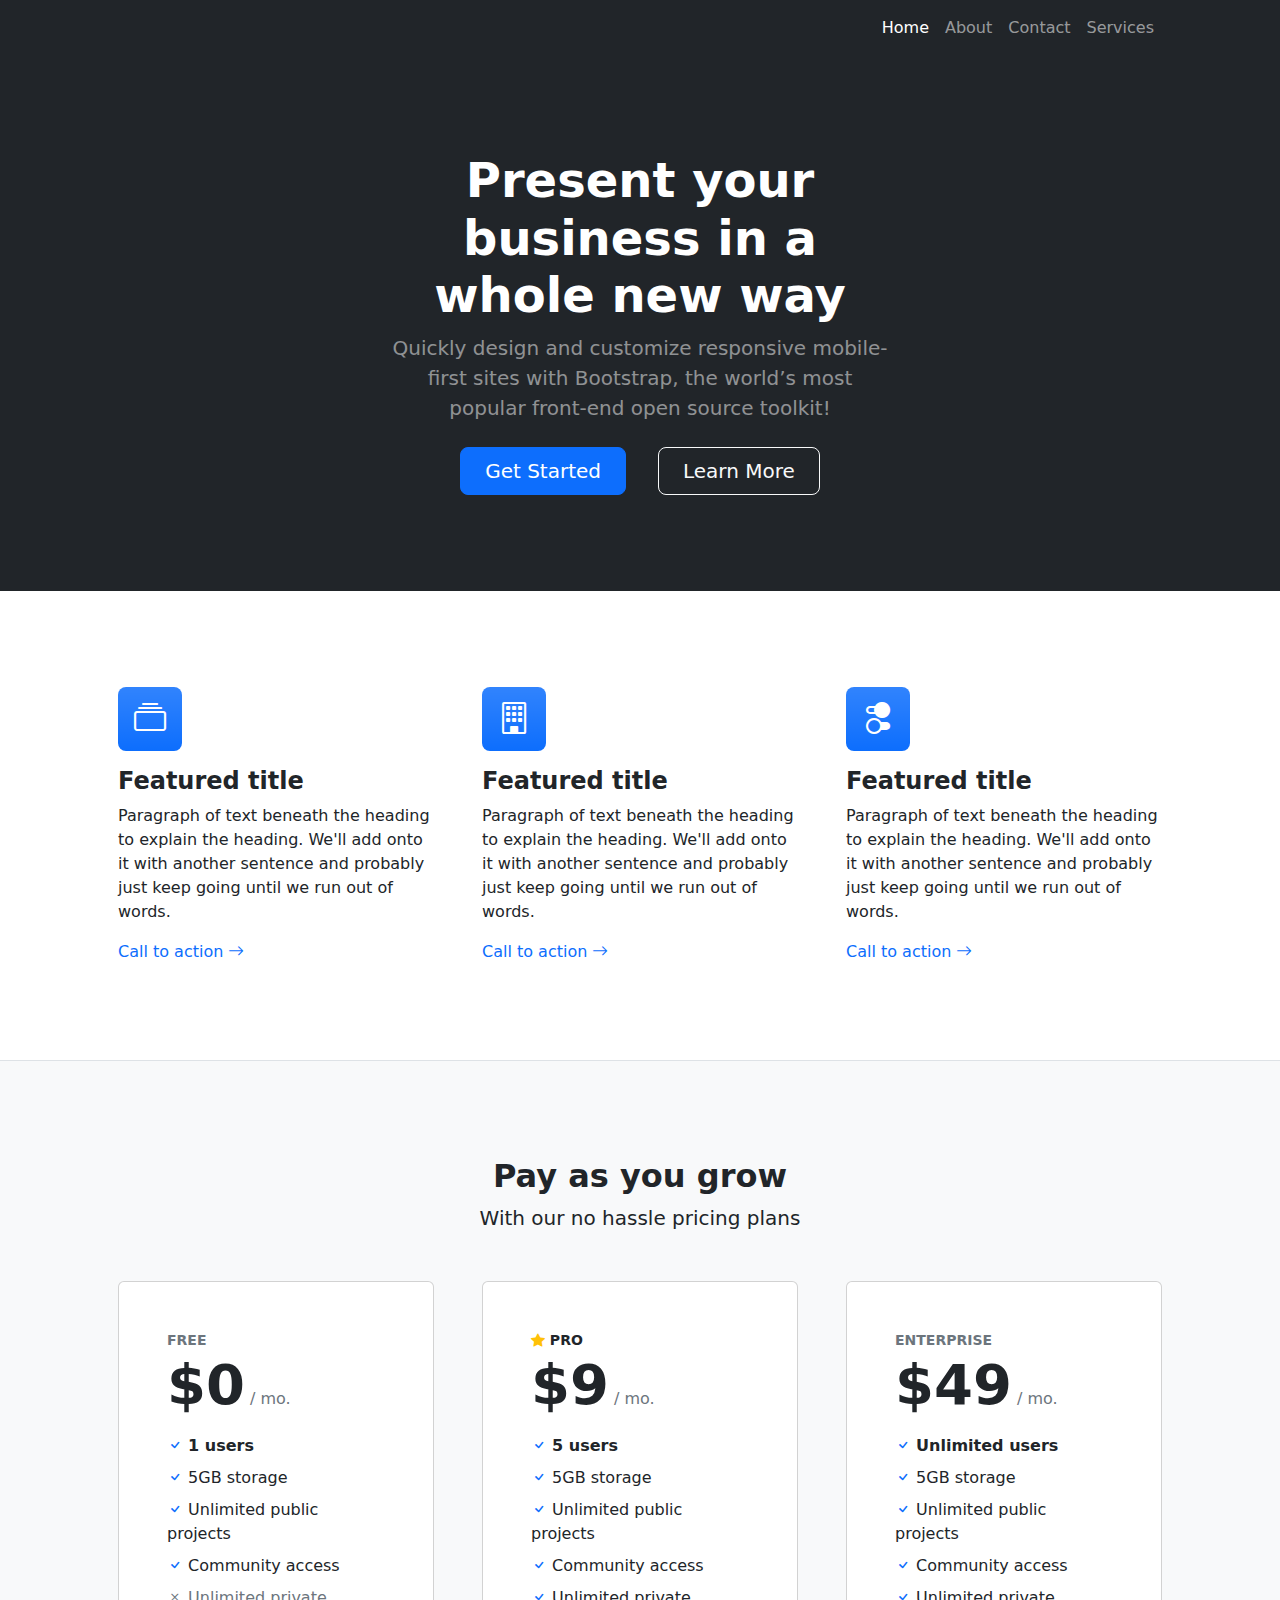
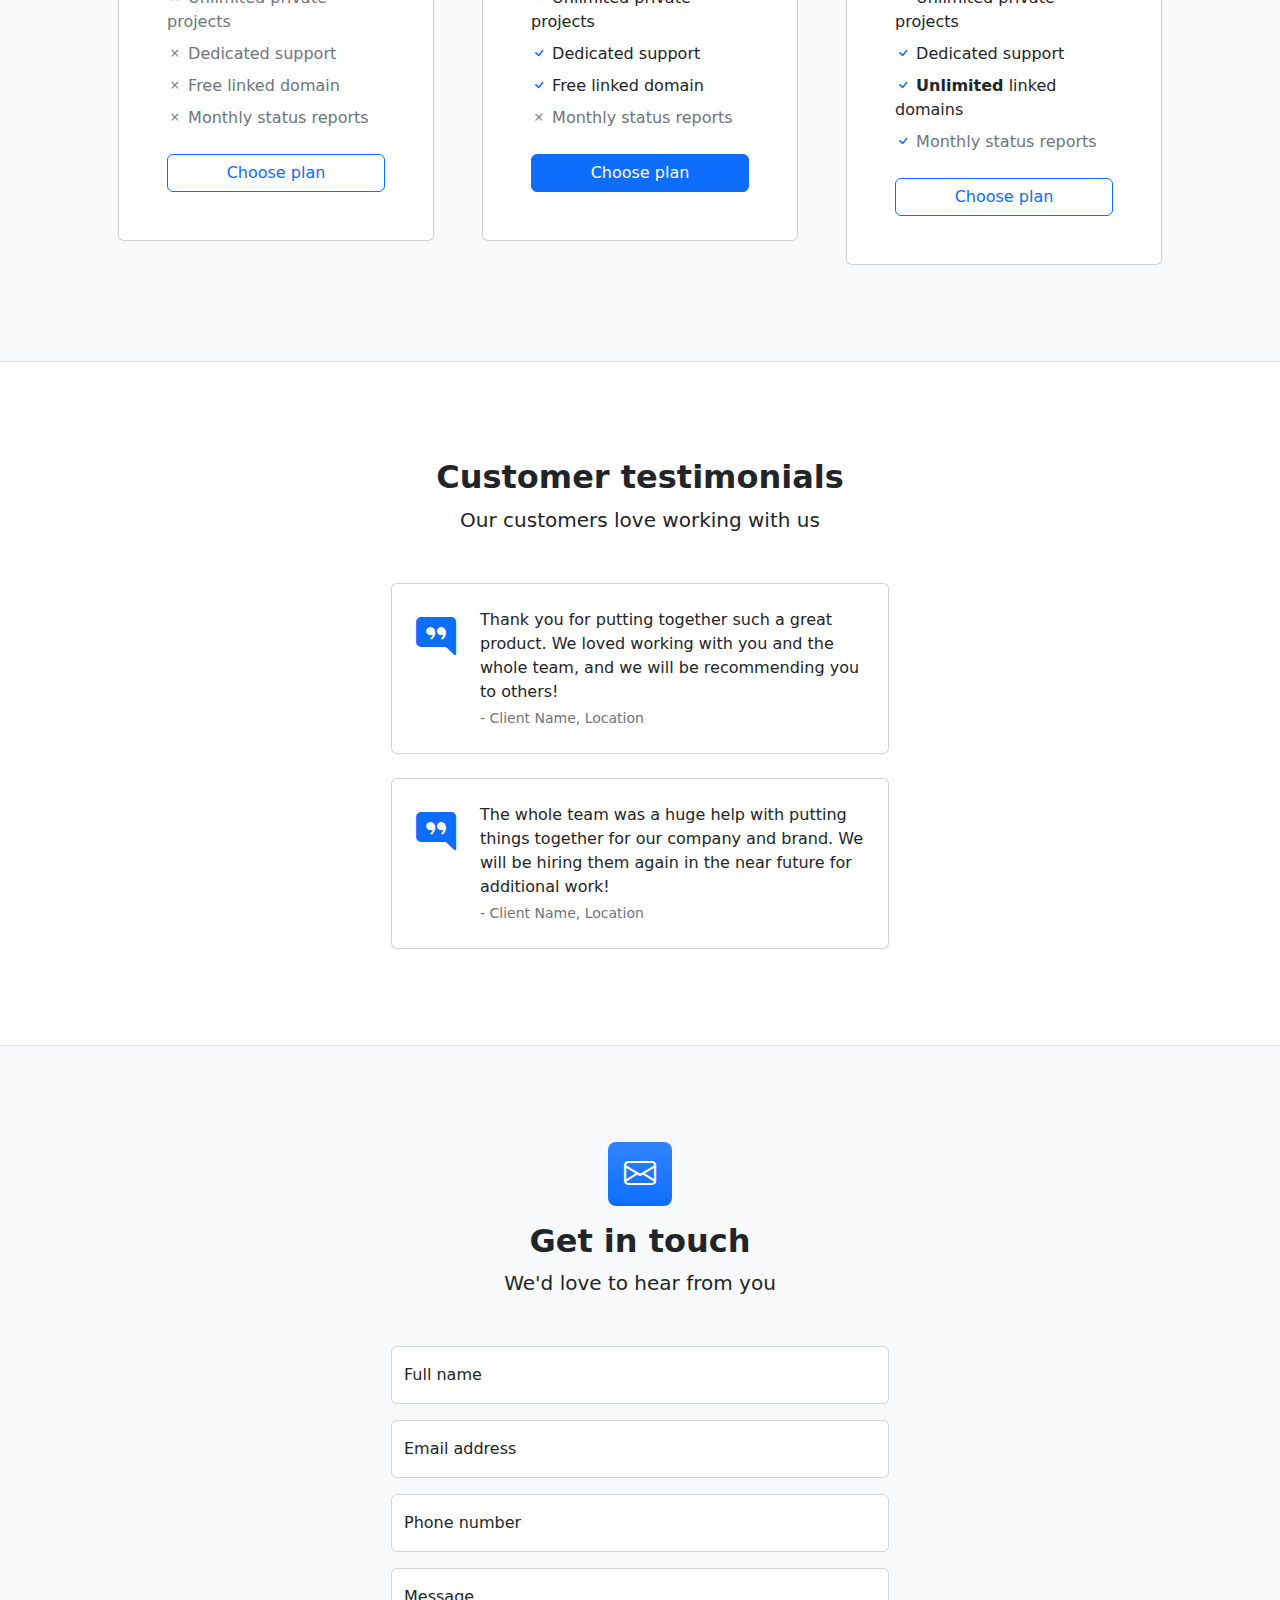
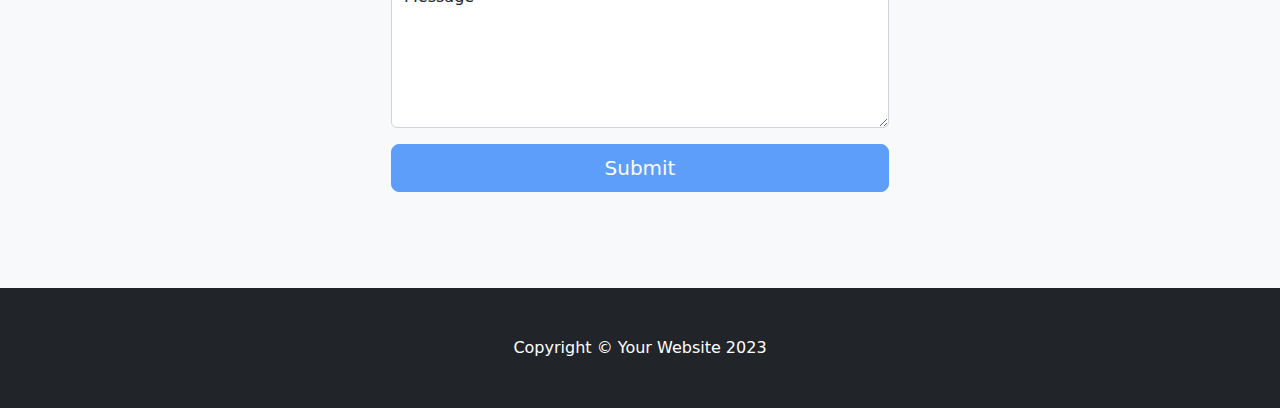
<file: Projects/Business-frontpage/index.html>
<!DOCTYPE html>
<html lang="en">
    <head>
        <meta charset="utf-8" />
        <meta name="viewport" content="width=device-width, initial-scale=1, shrink-to-fit=no" />
        <meta name="description" content="" />
        <meta name="author" content="" />
        <title>Business Frontpage - Start Bootstrap Template</title>
        <!-- Favicon-->
        <link rel="icon" type="image/x-icon" href="assets/favicon.ico" />
        <!-- Bootstrap icons-->
        <link href="https://cdn.jsdelivr.net/npm/bootstrap-icons@1.4.1/font/bootstrap-icons.css" rel="stylesheet" />
        <!-- Core theme CSS (includes Bootstrap)-->
        <link href="css/styles.css" rel="stylesheet" />
    </head>
    <body>
        <!-- Responsive navbar-->
        <nav class="navbar navbar-expand-lg navbar-dark bg-dark">
            <div class="container px-5">
                <a class="navbar-brand" href="#!"></a>
                <button class="navbar-toggler" type="button" data-bs-toggle="collapse" data-bs-target="#navbarSupportedContent" aria-controls="navbarSupportedContent" aria-expanded="false" aria-label="Toggle navigation"><span class="navbar-toggler-icon"></span></button>
                <div class="collapse navbar-collapse" id="navbarSupportedContent">
                    <ul class="navbar-nav ms-auto mb-2 mb-lg-0">
                        <li class="nav-item"><a class="nav-link active" aria-current="page" href="#!">Home</a></li>
                        <li class="nav-item"><a class="nav-link" href="#!">About</a></li>
                        <li class="nav-item"><a class="nav-link" href="#!">Contact</a></li>
                        <li class="nav-item"><a class="nav-link" href="#!">Services</a></li>
                    </ul>
                </div>
            </div>
        </nav>
        <!-- Header-->
        <header class="bg-dark py-5">
            <div class="container px-5">
                <div class="row gx-5 justify-content-center">
                    <div class="col-lg-6">
                        <div class="text-center my-5">
                            <h1 class="display-5 fw-bolder text-white mb-2">Present your business in a whole new way</h1>
                            <p class="lead text-white-50 mb-4">Quickly design and customize responsive mobile-first sites with Bootstrap, the world’s most popular front-end open source toolkit!</p>
                            <div class="d-grid gap-3 d-sm-flex justify-content-sm-center">
                                <a class="btn btn-primary btn-lg px-4 me-sm-3" href="#features">Get Started</a>
                                <a class="btn btn-outline-light btn-lg px-4" href="#!">Learn More</a>
                            </div>
                        </div>
                    </div>
                </div>
            </div>
        </header>
        <!-- Features section-->
        <section class="py-5 border-bottom" id="features">
            <div class="container px-5 my-5">
                <div class="row gx-5">
                    <div class="col-lg-4 mb-5 mb-lg-0">
                        <div class="feature bg-primary bg-gradient text-white rounded-3 mb-3"><i class="bi bi-collection"></i></div>
                        <h2 class="h4 fw-bolder">Featured title</h2>
                        <p>Paragraph of text beneath the heading to explain the heading. We'll add onto it with another sentence and probably just keep going until we run out of words.</p>
                        <a class="text-decoration-none" href="#!">
                            Call to action
                            <i class="bi bi-arrow-right"></i>
                        </a>
                    </div>
                    <div class="col-lg-4 mb-5 mb-lg-0">
                        <div class="feature bg-primary bg-gradient text-white rounded-3 mb-3"><i class="bi bi-building"></i></div>
                        <h2 class="h4 fw-bolder">Featured title</h2>
                        <p>Paragraph of text beneath the heading to explain the heading. We'll add onto it with another sentence and probably just keep going until we run out of words.</p>
                        <a class="text-decoration-none" href="#!">
                            Call to action
                            <i class="bi bi-arrow-right"></i>
                        </a>
                    </div>
                    <div class="col-lg-4">
                        <div class="feature bg-primary bg-gradient text-white rounded-3 mb-3"><i class="bi bi-toggles2"></i></div>
                        <h2 class="h4 fw-bolder">Featured title</h2>
                        <p>Paragraph of text beneath the heading to explain the heading. We'll add onto it with another sentence and probably just keep going until we run out of words.</p>
                        <a class="text-decoration-none" href="#!">
                            Call to action
                            <i class="bi bi-arrow-right"></i>
                        </a>
                    </div>
                </div>
            </div>
        </section>
        <!-- Pricing section-->
        <section class="bg-light py-5 border-bottom">
            <div class="container px-5 my-5">
                <div class="text-center mb-5">
                    <h2 class="fw-bolder">Pay as you grow</h2>
                    <p class="lead mb-0">With our no hassle pricing plans</p>
                </div>
                <div class="row gx-5 justify-content-center">
                    <!-- Pricing card free-->
                    <div class="col-lg-6 col-xl-4">
                        <div class="card mb-5 mb-xl-0">
                            <div class="card-body p-5">
                                <div class="small text-uppercase fw-bold text-muted">Free</div>
                                <div class="mb-3">
                                    <span class="display-4 fw-bold">$0</span>
                                    <span class="text-muted">/ mo.</span>
                                </div>
                                <ul class="list-unstyled mb-4">
                                    <li class="mb-2">
                                        <i class="bi bi-check text-primary"></i>
                                        <strong>1 users</strong>
                                    </li>
                                    <li class="mb-2">
                                        <i class="bi bi-check text-primary"></i>
                                        5GB storage
                                    </li>
                                    <li class="mb-2">
                                        <i class="bi bi-check text-primary"></i>
                                        Unlimited public projects
                                    </li>
                                    <li class="mb-2">
                                        <i class="bi bi-check text-primary"></i>
                                        Community access
                                    </li>
                                    <li class="mb-2 text-muted">
                                        <i class="bi bi-x"></i>
                                        Unlimited private projects
                                    </li>
                                    <li class="mb-2 text-muted">
                                        <i class="bi bi-x"></i>
                                        Dedicated support
                                    </li>
                                    <li class="mb-2 text-muted">
                                        <i class="bi bi-x"></i>
                                        Free linked domain
                                    </li>
                                    <li class="text-muted">
                                        <i class="bi bi-x"></i>
                                        Monthly status reports
                                    </li>
                                </ul>
                                <div class="d-grid"><a class="btn btn-outline-primary" href="#!">Choose plan</a></div>
                            </div>
                        </div>
                    </div>
                    <!-- Pricing card pro-->
                    <div class="col-lg-6 col-xl-4">
                        <div class="card mb-5 mb-xl-0">
                            <div class="card-body p-5">
                                <div class="small text-uppercase fw-bold">
                                    <i class="bi bi-star-fill text-warning"></i>
                                    Pro
                                </div>
                                <div class="mb-3">
                                    <span class="display-4 fw-bold">$9</span>
                                    <span class="text-muted">/ mo.</span>
                                </div>
                                <ul class="list-unstyled mb-4">
                                    <li class="mb-2">
                                        <i class="bi bi-check text-primary"></i>
                                        <strong>5 users</strong>
                                    </li>
                                    <li class="mb-2">
                                        <i class="bi bi-check text-primary"></i>
                                        5GB storage
                                    </li>
                                    <li class="mb-2">
                                        <i class="bi bi-check text-primary"></i>
                                        Unlimited public projects
                                    </li>
                                    <li class="mb-2">
                                        <i class="bi bi-check text-primary"></i>
                                        Community access
                                    </li>
                                    <li class="mb-2">
                                        <i class="bi bi-check text-primary"></i>
                                        Unlimited private projects
                                    </li>
                                    <li class="mb-2">
                                        <i class="bi bi-check text-primary"></i>
                                        Dedicated support
                                    </li>
                                    <li class="mb-2">
                                        <i class="bi bi-check text-primary"></i>
                                        Free linked domain
                                    </li>
                                    <li class="text-muted">
                                        <i class="bi bi-x"></i>
                                        Monthly status reports
                                    </li>
                                </ul>
                                <div class="d-grid"><a class="btn btn-primary" href="#!">Choose plan</a></div>
                            </div>
                        </div>
                    </div>
                    <!-- Pricing card enterprise-->
                    <div class="col-lg-6 col-xl-4">
                        <div class="card">
                            <div class="card-body p-5">
                                <div class="small text-uppercase fw-bold text-muted">Enterprise</div>
                                <div class="mb-3">
                                    <span class="display-4 fw-bold">$49</span>
                                    <span class="text-muted">/ mo.</span>
                                </div>
                                <ul class="list-unstyled mb-4">
                                    <li class="mb-2">
                                        <i class="bi bi-check text-primary"></i>
                                        <strong>Unlimited users</strong>
                                    </li>
                                    <li class="mb-2">
                                        <i class="bi bi-check text-primary"></i>
                                        5GB storage
                                    </li>
                                    <li class="mb-2">
                                        <i class="bi bi-check text-primary"></i>
                                        Unlimited public projects
                                    </li>
                                    <li class="mb-2">
                                        <i class="bi bi-check text-primary"></i>
                                        Community access
                                    </li>
                                    <li class="mb-2">
                                        <i class="bi bi-check text-primary"></i>
                                        Unlimited private projects
                                    </li>
                                    <li class="mb-2">
                                        <i class="bi bi-check text-primary"></i>
                                        Dedicated support
                                    </li>
                                    <li class="mb-2">
                                        <i class="bi bi-check text-primary"></i>
                                        <strong>Unlimited</strong>
                                        linked domains
                                    </li>
                                    <li class="text-muted">
                                        <i class="bi bi-check text-primary"></i>
                                        Monthly status reports
                                    </li>
                                </ul>
                                <div class="d-grid"><a class="btn btn-outline-primary" href="#!">Choose plan</a></div>
                            </div>
                        </div>
                    </div>
                </div>
            </div>
        </section>
        <!-- Testimonials section-->
        <section class="py-5 border-bottom">
            <div class="container px-5 my-5 px-5">
                <div class="text-center mb-5">
                    <h2 class="fw-bolder">Customer testimonials</h2>
                    <p class="lead mb-0">Our customers love working with us</p>
                </div>
                <div class="row gx-5 justify-content-center">
                    <div class="col-lg-6">
                        <!-- Testimonial 1-->
                        <div class="card mb-4">
                            <div class="card-body p-4">
                                <div class="d-flex">
                                    <div class="flex-shrink-0"><i class="bi bi-chat-right-quote-fill text-primary fs-1"></i></div>
                                    <div class="ms-4">
                                        <p class="mb-1">Thank you for putting together such a great product. We loved working with you and the whole team, and we will be recommending you to others!</p>
                                        <div class="small text-muted">- Client Name, Location</div>
                                    </div>
                                </div>
                            </div>
                        </div>
                        <!-- Testimonial 2-->
                        <div class="card">
                            <div class="card-body p-4">
                                <div class="d-flex">
                                    <div class="flex-shrink-0"><i class="bi bi-chat-right-quote-fill text-primary fs-1"></i></div>
                                    <div class="ms-4">
                                        <p class="mb-1">The whole team was a huge help with putting things together for our company and brand. We will be hiring them again in the near future for additional work!</p>
                                        <div class="small text-muted">- Client Name, Location</div>
                                    </div>
                                </div>
                            </div>
                        </div>
                    </div>
                </div>
            </div>
        </section>
        <!-- Contact section-->
        <section class="bg-light py-5">
            <div class="container px-5 my-5 px-5">
                <div class="text-center mb-5">
                    <div class="feature bg-primary bg-gradient text-white rounded-3 mb-3"><i class="bi bi-envelope"></i></div>
                    <h2 class="fw-bolder">Get in touch</h2>
                    <p class="lead mb-0">We'd love to hear from you</p>
                </div>
                <div class="row gx-5 justify-content-center">
                    <div class="col-lg-6">
                        <!-- * * * * * * * * * * * * * * *-->
                        <!-- * * SB Forms Contact Form * *-->
                        <!-- * * * * * * * * * * * * * * *-->
                        <!-- This form is pre-integrated with SB Forms.-->
                        <!-- To make this form functional, sign up at-->
                        <!-- https://startbootstrap.com/solution/contact-forms-->
                        <!-- to get an API token!-->
                        <form id="contactForm" data-sb-form-api-token="API_TOKEN">
                            <!-- Name input-->
                            <div class="form-floating mb-3">
                                <input class="form-control" id="name" type="text" placeholder="Enter your name..." data-sb-validations="required" />
                                <label for="name">Full name</label>
                                <div class="invalid-feedback" data-sb-feedback="name:required">A name is required.</div>
                            </div>
                            <!-- Email address input-->
                            <div class="form-floating mb-3">
                                <input class="form-control" id="email" type="email" placeholder="name@example.com" data-sb-validations="required,email" />
                                <label for="email">Email address</label>
                                <div class="invalid-feedback" data-sb-feedback="email:required">An email is required.</div>
                                <div class="invalid-feedback" data-sb-feedback="email:email">Email is not valid.</div>
                            </div>
                            <!-- Phone number input-->
                            <div class="form-floating mb-3">
                                <input class="form-control" id="phone" type="tel" placeholder="(123) 456-7890" data-sb-validations="required" />
                                <label for="phone">Phone number</label>
                                <div class="invalid-feedback" data-sb-feedback="phone:required">A phone number is required.</div>
                            </div>
                            <!-- Message input-->
                            <div class="form-floating mb-3">
                                <textarea class="form-control" id="message" type="text" placeholder="Enter your message here..." style="height: 10rem" data-sb-validations="required"></textarea>
                                <label for="message">Message</label>
                                <div class="invalid-feedback" data-sb-feedback="message:required">A message is required.</div>
                            </div>
                            <!-- Submit success message-->
                            <!---->
                            <!-- This is what your users will see when the form-->
                            <!-- has successfully submitted-->
                            <div class="d-none" id="submitSuccessMessage">
                                <div class="text-center mb-3">
                                    <div class="fw-bolder">Form submission successful!</div>
                                    To activate this form, sign up at
                                    <br />
                                    <a href="https://startbootstrap.com/solution/contact-forms">https://startbootstrap.com/solution/contact-forms</a>
                                </div>
                            </div>
                            <!-- Submit error message-->
                            <!---->
                            <!-- This is what your users will see when there is-->
                            <!-- an error submitting the form-->
                            <div class="d-none" id="submitErrorMessage"><div class="text-center text-danger mb-3">Error sending message!</div></div>
                            <!-- Submit Button-->
                            <div class="d-grid"><button class="btn btn-primary btn-lg disabled" id="submitButton" type="submit">Submit</button></div>
                        </form>
                    </div>
                </div>
            </div>
        </section>
        <!-- Footer-->
        <footer class="py-5 bg-dark">
            <div class="container px-5"><p class="m-0 text-center text-white">Copyright &copy; Your Website 2023</p></div>
        </footer>
        <!-- Bootstrap core JS-->
        <script src="https://cdn.jsdelivr.net/npm/bootstrap@5.2.3/dist/js/bootstrap.bundle.min.js"></script>
        <!-- Core theme JS-->
        <script src="js/scripts.js"></script>
        <!-- * * * * * * * * * * * * * * * * * * * * * * * * * * * * * * * * * * * * * * * *-->
        <!-- * *                               SB Forms JS                               * *-->
        <!-- * * Activate your form at https://startbootstrap.com/solution/contact-forms * *-->
        <!-- * * * * * * * * * * * * * * * * * * * * * * * * * * * * * * * * * * * * * * * *-->
        <script src="https://cdn.startbootstrap.com/sb-forms-latest.js"></script>
    </body>
</html>
</file>
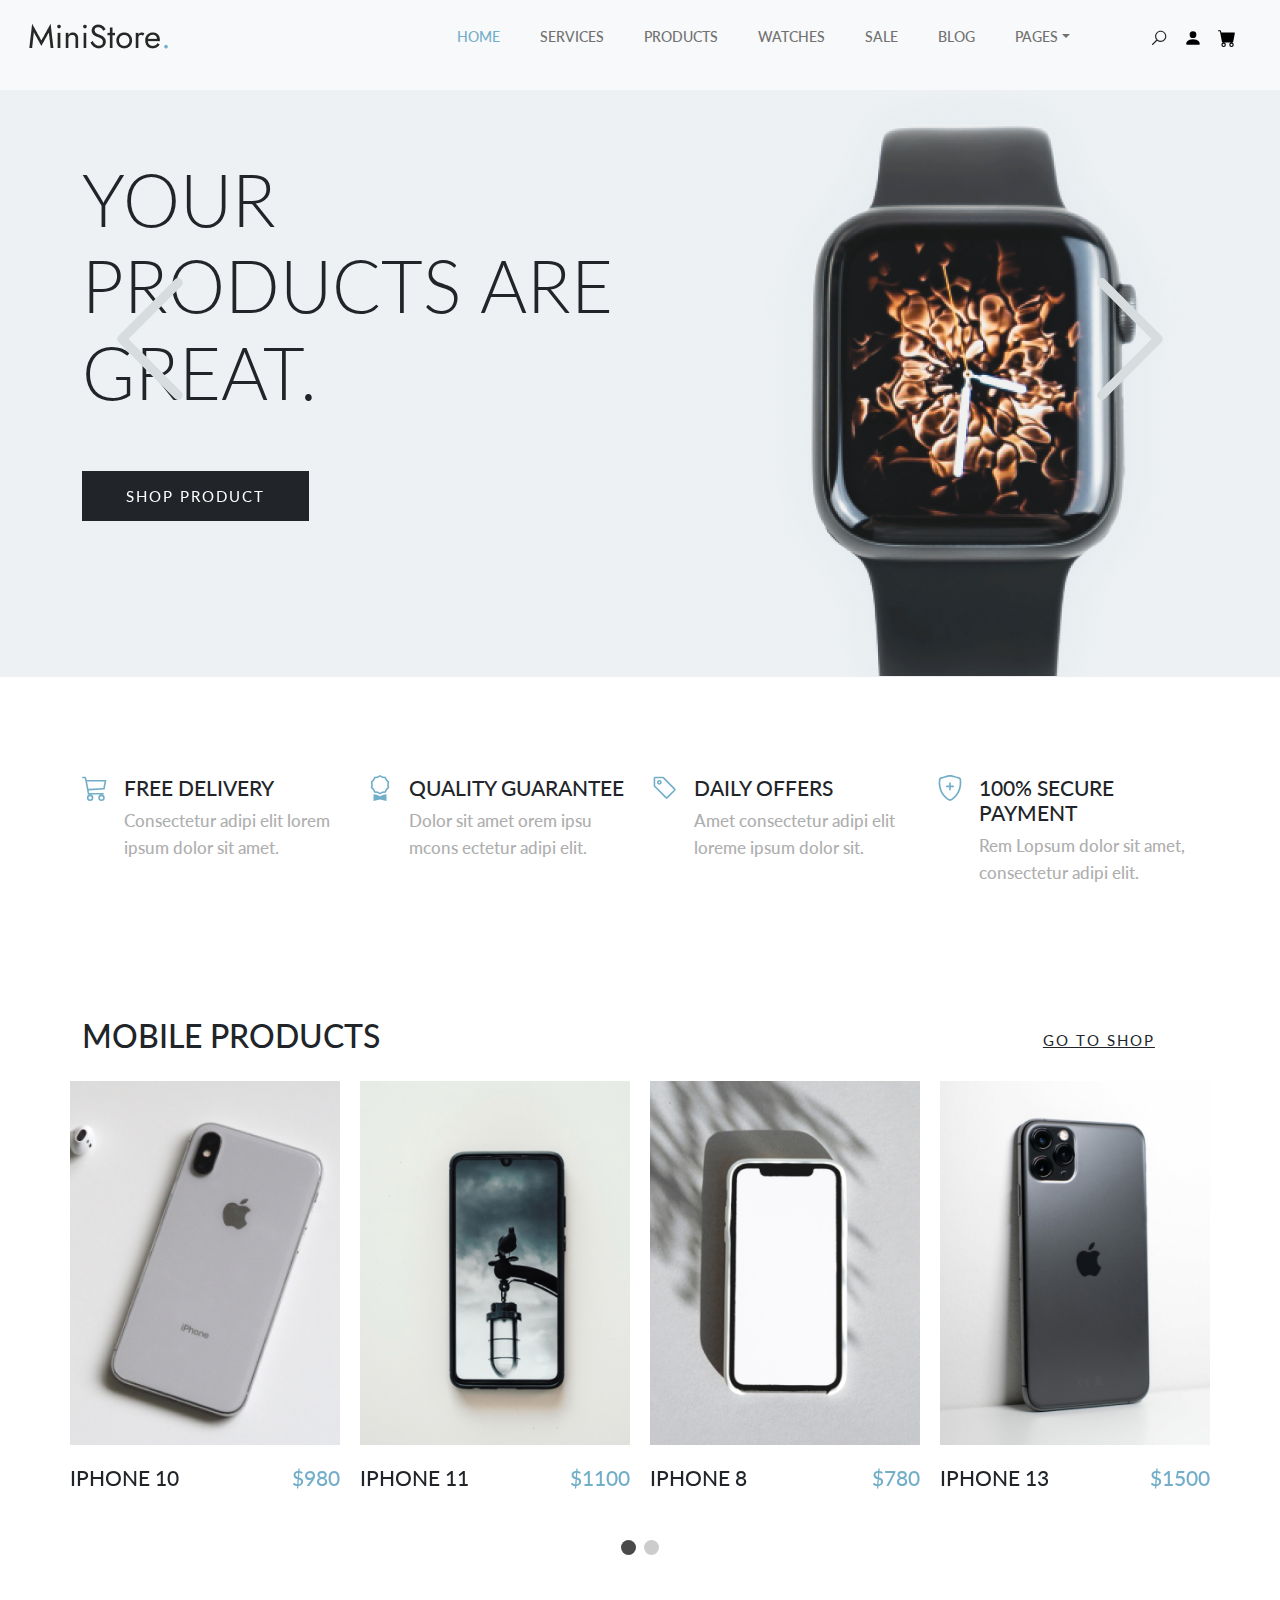
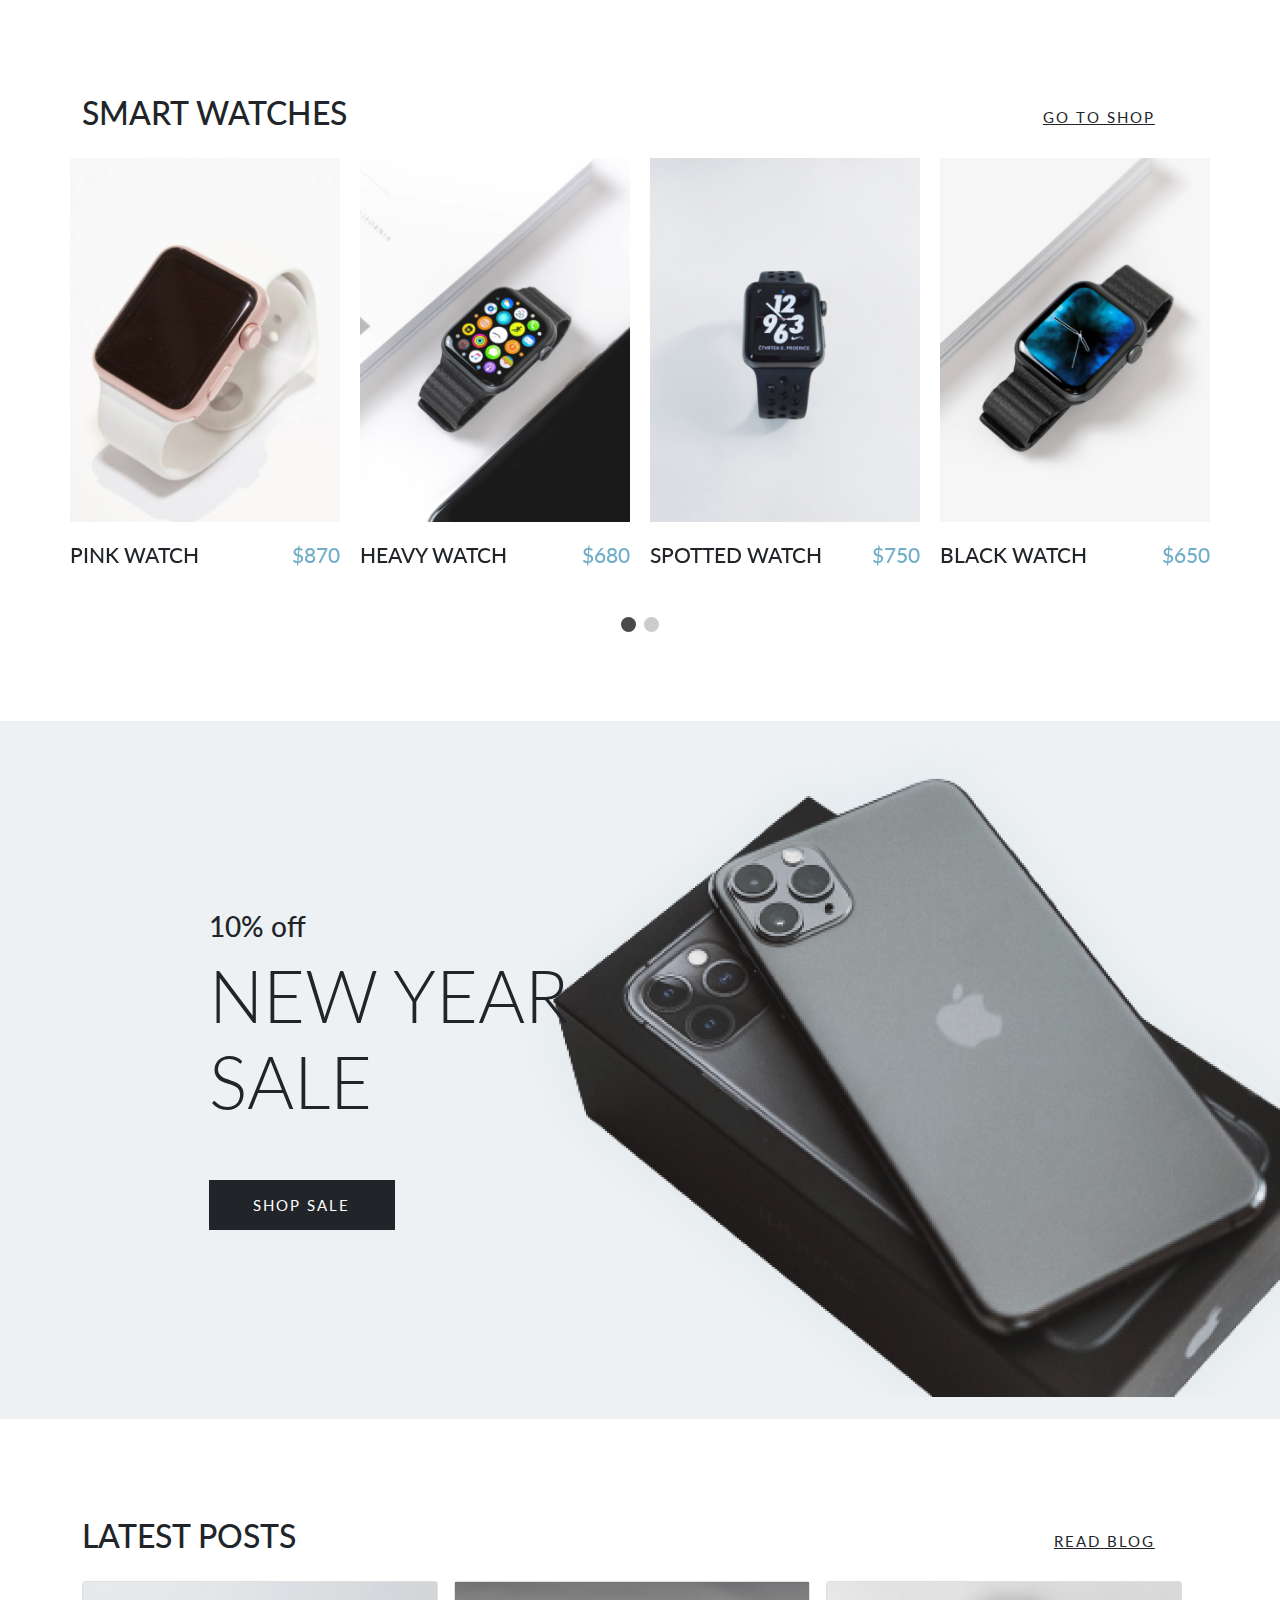
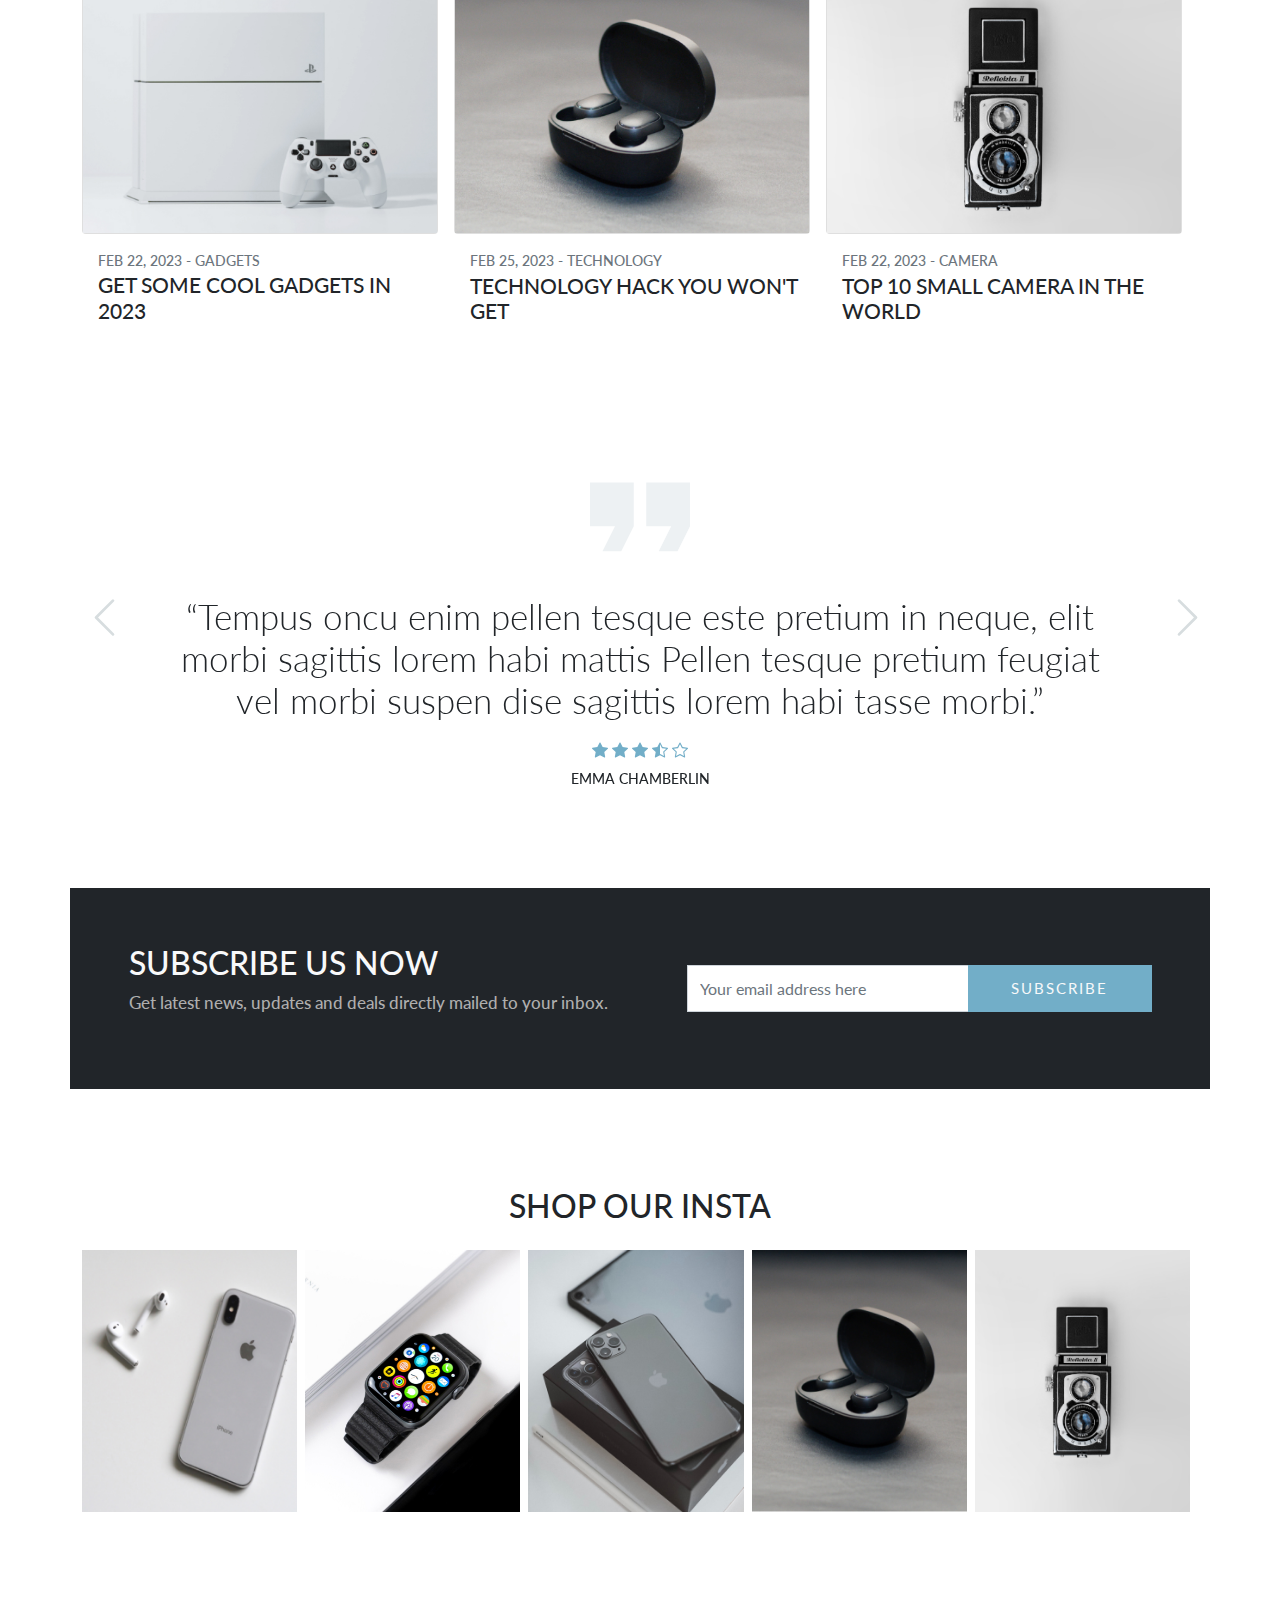
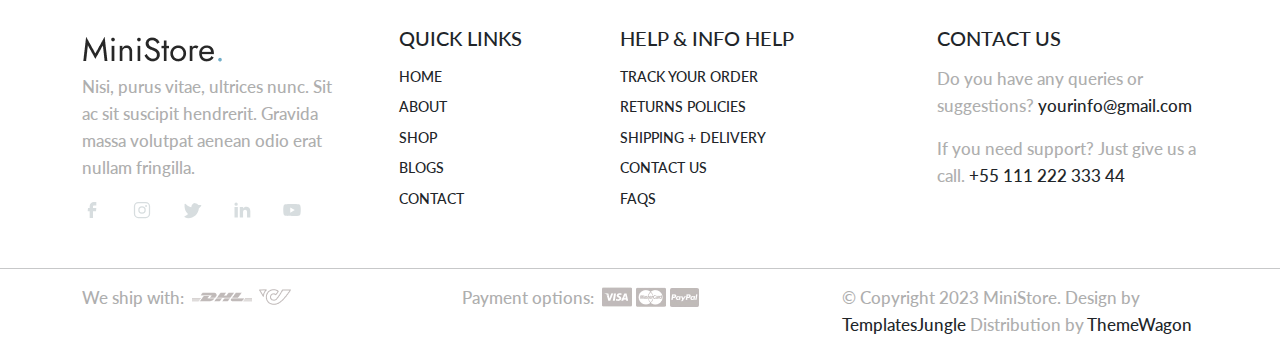
<file: Projects/MiniStore-1.0.0/index.html>
<!DOCTYPE html>
<html>
  <head>
    <title>Ministore</title>
    <meta charset="utf-8">
    <meta http-equiv="X-UA-Compatible" content="IE=edge">
    <meta name="viewport" content="width=device-width, initial-scale=1.0">
    <meta name="format-detection" content="telephone=no">
    <meta name="apple-mobile-web-app-capable" content="yes">
    <meta name="author" content="">
    <meta name="keywords" content="">
    <meta name="description" content="">
    <link rel="stylesheet" type="text/css" href="css/bootstrap.min.css">
    <link rel="stylesheet" type="text/css" href="style.css">
    <link rel="stylesheet" href="https://cdn.jsdelivr.net/npm/swiper@9/swiper-bundle.min.css" />
    <link rel="preconnect" href="https://fonts.googleapis.com">
    <link rel="preconnect" href="https://fonts.gstatic.com" crossorigin>
    <link href="https://fonts.googleapis.com/css2?family=Jost:wght@300;400;500&family=Lato:wght@300;400;700&display=swap" rel="stylesheet">
    <!-- script
    ================================================== -->
    <script src="js/modernizr.js"></script>
  </head>
  <body data-bs-spy="scroll" data-bs-target="#navbar" data-bs-root-margin="0px 0px -40%" data-bs-smooth-scroll="true" tabindex="0">
    <svg xmlns="http://www.w3.org/2000/svg" style="display: none;">
      <symbol id="search" xmlns="http://www.w3.org/2000/svg" viewBox="0 0 32 32">
        <title>Search</title>
        <path fill="currentColor" d="M19 3C13.488 3 9 7.488 9 13c0 2.395.84 4.59 2.25 6.313L3.281 27.28l1.439 1.44l7.968-7.969A9.922 9.922 0 0 0 19 23c5.512 0 10-4.488 10-10S24.512 3 19 3zm0 2c4.43 0 8 3.57 8 8s-3.57 8-8 8s-8-3.57-8-8s3.57-8 8-8z" />
      </symbol>
      <symbol xmlns="http://www.w3.org/2000/svg" id="user" viewBox="0 0 16 16">
        <path d="M3 14s-1 0-1-1 1-4 6-4 6 3 6 4-1 1-1 1H3Zm5-6a3 3 0 1 0 0-6 3 3 0 0 0 0 6Z" />
      </symbol>
      <symbol xmlns="http://www.w3.org/2000/svg" id="cart" viewBox="0 0 16 16">
        <path d="M0 1.5A.5.5 0 0 1 .5 1H2a.5.5 0 0 1 .485.379L2.89 3H14.5a.5.5 0 0 1 .491.592l-1.5 8A.5.5 0 0 1 13 12H4a.5.5 0 0 1-.491-.408L2.01 3.607 1.61 2H.5a.5.5 0 0 1-.5-.5zM5 12a2 2 0 1 0 0 4 2 2 0 0 0 0-4zm7 0a2 2 0 1 0 0 4 2 2 0 0 0 0-4zm-7 1a1 1 0 1 1 0 2 1 1 0 0 1 0-2zm7 0a1 1 0 1 1 0 2 1 1 0 0 1 0-2z" />
      </symbol>
      <svg xmlns="http://www.w3.org/2000/svg" id="chevron-left" viewBox="0 0 16 16">
        <path fill-rule="evenodd" d="M11.354 1.646a.5.5 0 0 1 0 .708L5.707 8l5.647 5.646a.5.5 0 0 1-.708.708l-6-6a.5.5 0 0 1 0-.708l6-6a.5.5 0 0 1 .708 0z" />
      </svg>
      <symbol xmlns="http://www.w3.org/2000/svg" id="chevron-right" viewBox="0 0 16 16">
        <path fill-rule="evenodd" d="M4.646 1.646a.5.5 0 0 1 .708 0l6 6a.5.5 0 0 1 0 .708l-6 6a.5.5 0 0 1-.708-.708L10.293 8 4.646 2.354a.5.5 0 0 1 0-.708z" />
      </symbol>
      <symbol xmlns="http://www.w3.org/2000/svg" id="cart-outline" viewBox="0 0 16 16">
        <path d="M0 1.5A.5.5 0 0 1 .5 1H2a.5.5 0 0 1 .485.379L2.89 3H14.5a.5.5 0 0 1 .49.598l-1 5a.5.5 0 0 1-.465.401l-9.397.472L4.415 11H13a.5.5 0 0 1 0 1H4a.5.5 0 0 1-.491-.408L2.01 3.607 1.61 2H.5a.5.5 0 0 1-.5-.5zM3.102 4l.84 4.479 9.144-.459L13.89 4H3.102zM5 12a2 2 0 1 0 0 4 2 2 0 0 0 0-4zm7 0a2 2 0 1 0 0 4 2 2 0 0 0 0-4zm-7 1a1 1 0 1 1 0 2 1 1 0 0 1 0-2zm7 0a1 1 0 1 1 0 2 1 1 0 0 1 0-2z" />
      </symbol>
      <symbol xmlns="http://www.w3.org/2000/svg" id="quality" viewBox="0 0 16 16">
        <path d="M9.669.864 8 0 6.331.864l-1.858.282-.842 1.68-1.337 1.32L2.6 6l-.306 1.854 1.337 1.32.842 1.68 1.858.282L8 12l1.669-.864 1.858-.282.842-1.68 1.337-1.32L13.4 6l.306-1.854-1.337-1.32-.842-1.68L9.669.864zm1.196 1.193.684 1.365 1.086 1.072L12.387 6l.248 1.506-1.086 1.072-.684 1.365-1.51.229L8 10.874l-1.355-.702-1.51-.229-.684-1.365-1.086-1.072L3.614 6l-.25-1.506 1.087-1.072.684-1.365 1.51-.229L8 1.126l1.356.702 1.509.229z" />
        <path d="M4 11.794V16l4-1 4 1v-4.206l-2.018.306L8 13.126 6.018 12.1 4 11.794z" />
      </symbol>
      <symbol xmlns="http://www.w3.org/2000/svg" id="price-tag" viewBox="0 0 16 16">
        <path d="M6 4.5a1.5 1.5 0 1 1-3 0 1.5 1.5 0 0 1 3 0zm-1 0a.5.5 0 1 0-1 0 .5.5 0 0 0 1 0z" />
        <path d="M2 1h4.586a1 1 0 0 1 .707.293l7 7a1 1 0 0 1 0 1.414l-4.586 4.586a1 1 0 0 1-1.414 0l-7-7A1 1 0 0 1 1 6.586V2a1 1 0 0 1 1-1zm0 5.586 7 7L13.586 9l-7-7H2v4.586z" />
      </symbol>
      <symbol xmlns="http://www.w3.org/2000/svg" id="shield-plus" viewBox="0 0 16 16">
        <path d="M5.338 1.59a61.44 61.44 0 0 0-2.837.856.481.481 0 0 0-.328.39c-.554 4.157.726 7.19 2.253 9.188a10.725 10.725 0 0 0 2.287 2.233c.346.244.652.42.893.533.12.057.218.095.293.118a.55.55 0 0 0 .101.025.615.615 0 0 0 .1-.025c.076-.023.174-.061.294-.118.24-.113.547-.29.893-.533a10.726 10.726 0 0 0 2.287-2.233c1.527-1.997 2.807-5.031 2.253-9.188a.48.48 0 0 0-.328-.39c-.651-.213-1.75-.56-2.837-.855C9.552 1.29 8.531 1.067 8 1.067c-.53 0-1.552.223-2.662.524zM5.072.56C6.157.265 7.31 0 8 0s1.843.265 2.928.56c1.11.3 2.229.655 2.887.87a1.54 1.54 0 0 1 1.044 1.262c.596 4.477-.787 7.795-2.465 9.99a11.775 11.775 0 0 1-2.517 2.453 7.159 7.159 0 0 1-1.048.625c-.28.132-.581.24-.829.24s-.548-.108-.829-.24a7.158 7.158 0 0 1-1.048-.625 11.777 11.777 0 0 1-2.517-2.453C1.928 10.487.545 7.169 1.141 2.692A1.54 1.54 0 0 1 2.185 1.43 62.456 62.456 0 0 1 5.072.56z" />
        <path d="M8 4.5a.5.5 0 0 1 .5.5v1.5H10a.5.5 0 0 1 0 1H8.5V9a.5.5 0 0 1-1 0V7.5H6a.5.5 0 0 1 0-1h1.5V5a.5.5 0 0 1 .5-.5z" />
      </symbol>
      <symbol xmlns="http://www.w3.org/2000/svg" id="star-fill" viewBox="0 0 16 16">
        <path d="M3.612 15.443c-.386.198-.824-.149-.746-.592l.83-4.73L.173 6.765c-.329-.314-.158-.888.283-.95l4.898-.696L7.538.792c.197-.39.73-.39.927 0l2.184 4.327 4.898.696c.441.062.612.636.282.95l-3.522 3.356.83 4.73c.078.443-.36.79-.746.592L8 13.187l-4.389 2.256z" />
      </symbol>
      <symbol xmlns="http://www.w3.org/2000/svg" id="star-empty" viewBox="0 0 16 16">
        <path d="M2.866 14.85c-.078.444.36.791.746.593l4.39-2.256 4.389 2.256c.386.198.824-.149.746-.592l-.83-4.73 3.522-3.356c.33-.314.16-.888-.282-.95l-4.898-.696L8.465.792a.513.513 0 0 0-.927 0L5.354 5.12l-4.898.696c-.441.062-.612.636-.283.95l3.523 3.356-.83 4.73zm4.905-2.767-3.686 1.894.694-3.957a.565.565 0 0 0-.163-.505L1.71 6.745l4.052-.576a.525.525 0 0 0 .393-.288L8 2.223l1.847 3.658a.525.525 0 0 0 .393.288l4.052.575-2.906 2.77a.565.565 0 0 0-.163.506l.694 3.957-3.686-1.894a.503.503 0 0 0-.461 0z" />
      </symbol>
      <symbol xmlns="http://www.w3.org/2000/svg" id="star-half" viewBox="0 0 16 16">
        <path d="M5.354 5.119 7.538.792A.516.516 0 0 1 8 .5c.183 0 .366.097.465.292l2.184 4.327 4.898.696A.537.537 0 0 1 16 6.32a.548.548 0 0 1-.17.445l-3.523 3.356.83 4.73c.078.443-.36.79-.746.592L8 13.187l-4.389 2.256a.52.52 0 0 1-.146.05c-.342.06-.668-.254-.6-.642l.83-4.73L.173 6.765a.55.55 0 0 1-.172-.403.58.58 0 0 1 .085-.302.513.513 0 0 1 .37-.245l4.898-.696zM8 12.027a.5.5 0 0 1 .232.056l3.686 1.894-.694-3.957a.565.565 0 0 1 .162-.505l2.907-2.77-4.052-.576a.525.525 0 0 1-.393-.288L8.001 2.223 8 2.226v9.8z" />
      </symbol>
      <symbol xmlns="http://www.w3.org/2000/svg" id="quote" viewBox="0 0 24 24">
        <path fill="currentColor" d="m15 17l2-4h-4V6h7v7l-2 4h-3Zm-9 0l2-4H4V6h7v7l-2 4H6Z" />
      </symbol>
      <symbol xmlns="http://www.w3.org/2000/svg" id="facebook" viewBox="0 0 24 24">
        <path fill="currentColor" d="M9.198 21.5h4v-8.01h3.604l.396-3.98h-4V7.5a1 1 0 0 1 1-1h3v-4h-3a5 5 0 0 0-5 5v2.01h-2l-.396 3.98h2.396v8.01Z" />
      </symbol>
      <symbol xmlns="http://www.w3.org/2000/svg" id="youtube" viewBox="0 0 32 32">
        <path fill="currentColor" d="M29.41 9.26a3.5 3.5 0 0 0-2.47-2.47C24.76 6.2 16 6.2 16 6.2s-8.76 0-10.94.59a3.5 3.5 0 0 0-2.47 2.47A36.13 36.13 0 0 0 2 16a36.13 36.13 0 0 0 .59 6.74a3.5 3.5 0 0 0 2.47 2.47c2.18.59 10.94.59 10.94.59s8.76 0 10.94-.59a3.5 3.5 0 0 0 2.47-2.47A36.13 36.13 0 0 0 30 16a36.13 36.13 0 0 0-.59-6.74ZM13.2 20.2v-8.4l7.27 4.2Z" />
      </symbol>
      <symbol xmlns="http://www.w3.org/2000/svg" id="twitter" viewBox="0 0 256 256">
        <path fill="currentColor" d="m245.66 77.66l-29.9 29.9C209.72 177.58 150.67 232 80 232c-14.52 0-26.49-2.3-35.58-6.84c-7.33-3.67-10.33-7.6-11.08-8.72a8 8 0 0 1 3.85-11.93c.26-.1 24.24-9.31 39.47-26.84a110.93 110.93 0 0 1-21.88-24.2c-12.4-18.41-26.28-50.39-22-98.18a8 8 0 0 1 13.65-4.92c.35.35 33.28 33.1 73.54 43.72V88a47.87 47.87 0 0 1 14.36-34.3A46.87 46.87 0 0 1 168.1 40a48.66 48.66 0 0 1 41.47 24H240a8 8 0 0 1 5.66 13.66Z" />
      </symbol>
      <symbol xmlns="http://www.w3.org/2000/svg" id="instagram" viewBox="0 0 256 256">
        <path fill="currentColor" d="M128 80a48 48 0 1 0 48 48a48.05 48.05 0 0 0-48-48Zm0 80a32 32 0 1 1 32-32a32 32 0 0 1-32 32Zm48-136H80a56.06 56.06 0 0 0-56 56v96a56.06 56.06 0 0 0 56 56h96a56.06 56.06 0 0 0 56-56V80a56.06 56.06 0 0 0-56-56Zm40 152a40 40 0 0 1-40 40H80a40 40 0 0 1-40-40V80a40 40 0 0 1 40-40h96a40 40 0 0 1 40 40ZM192 76a12 12 0 1 1-12-12a12 12 0 0 1 12 12Z" />
      </symbol>
      <symbol xmlns="http://www.w3.org/2000/svg" id="linkedin" viewBox="0 0 24 24">
        <path fill="currentColor" d="M6.94 5a2 2 0 1 1-4-.002a2 2 0 0 1 4 .002zM7 8.48H3V21h4V8.48zm6.32 0H9.34V21h3.94v-6.57c0-3.66 4.77-4 4.77 0V21H22v-7.93c0-6.17-7.06-5.94-8.72-2.91l.04-1.68z" />
      </symbol>
      <symbol xmlns="http://www.w3.org/2000/svg" id="nav-icon" viewBox="0 0 16 16">
        <path d="M14 10.5a.5.5 0 0 0-.5-.5h-3a.5.5 0 0 0 0 1h3a.5.5 0 0 0 .5-.5zm0-3a.5.5 0 0 0-.5-.5h-7a.5.5 0 0 0 0 1h7a.5.5 0 0 0 .5-.5zm0-3a.5.5 0 0 0-.5-.5h-11a.5.5 0 0 0 0 1h11a.5.5 0 0 0 .5-.5z" />
      </symbol>
      <symbol xmlns="http://www.w3.org/2000/svg" id="close" viewBox="0 0 16 16">
        <path d="M2.146 2.854a.5.5 0 1 1 .708-.708L8 7.293l5.146-5.147a.5.5 0 0 1 .708.708L8.707 8l5.147 5.146a.5.5 0 0 1-.708.708L8 8.707l-5.146 5.147a.5.5 0 0 1-.708-.708L7.293 8 2.146 2.854Z" />
      </symbol>
      <symbol xmlns="http://www.w3.org/2000/svg" id="navbar-icon" viewBox="0 0 16 16">
        <path d="M14 10.5a.5.5 0 0 0-.5-.5h-3a.5.5 0 0 0 0 1h3a.5.5 0 0 0 .5-.5zm0-3a.5.5 0 0 0-.5-.5h-7a.5.5 0 0 0 0 1h7a.5.5 0 0 0 .5-.5zm0-3a.5.5 0 0 0-.5-.5h-11a.5.5 0 0 0 0 1h11a.5.5 0 0 0 .5-.5z" />
      </symbol>
    </svg>  

    <div class="search-popup">
        <div class="search-popup-container">

          <form role="search" method="get" class="search-form" action="">
            <input type="search" id="search-form" class="search-field" placeholder="Type and press enter" value="" name="s" />
            <button type="submit" class="search-submit"><svg class="search"><use xlink:href="#search"></use></svg></button>
          </form>

          <h5 class="cat-list-title">Browse Categories</h5>
          
          <ul class="cat-list">
            <li class="cat-list-item">
              <a href="#" title="Mobile Phones">Mobile Phones</a>
            </li>
            <li class="cat-list-item">
              <a href="#" title="Smart Watches">Smart Watches</a>
            </li>
            <li class="cat-list-item">
              <a href="#" title="Headphones">Headphones</a>
            </li>
            <li class="cat-list-item">
              <a href="#" title="Accessories">Accessories</a>
            </li>
            <li class="cat-list-item">
              <a href="#" title="Monitors">Monitors</a>
            </li>
            <li class="cat-list-item">
              <a href="#" title="Speakers">Speakers</a>
            </li>
            <li class="cat-list-item">
              <a href="#" title="Memory Cards">Memory Cards</a>
            </li>
          </ul>

        </div>
    </div>
    
    <header id="header" class="site-header header-scrolled position-fixed text-black bg-light">
      <nav id="header-nav" class="navbar navbar-expand-lg px-3 mb-3">
        <div class="container-fluid">
          <a class="navbar-brand" href="index.html">
            <img src="images/main-logo.png" class="logo">
          </a>
          <button class="navbar-toggler d-flex d-lg-none order-3 p-2" type="button" data-bs-toggle="offcanvas" data-bs-target="#bdNavbar" aria-controls="bdNavbar" aria-expanded="false" aria-label="Toggle navigation">
            <svg class="navbar-icon">
              <use xlink:href="#navbar-icon"></use>
            </svg>
          </button>
          <div class="offcanvas offcanvas-end" tabindex="-1" id="bdNavbar" aria-labelledby="bdNavbarOffcanvasLabel">
            <div class="offcanvas-header px-4 pb-0">
              <a class="navbar-brand" href="index.html">
                <img src="images/main-logo.png" class="logo">
              </a>
              <button type="button" class="btn-close btn-close-black" data-bs-dismiss="offcanvas" aria-label="Close" data-bs-target="#bdNavbar"></button>
            </div>
            <div class="offcanvas-body">
              <ul id="navbar" class="navbar-nav text-uppercase justify-content-end align-items-center flex-grow-1 pe-3">
                <li class="nav-item">
                  <a class="nav-link me-4 active" href="#billboard">Home</a>
                </li>
                <li class="nav-item">
                  <a class="nav-link me-4" href="#company-services">Services</a>
                </li>
                <li class="nav-item">
                  <a class="nav-link me-4" href="#mobile-products">Products</a>
                </li>
                <li class="nav-item">
                  <a class="nav-link me-4" href="#smart-watches">Watches</a>
                </li>
                <li class="nav-item">
                  <a class="nav-link me-4" href="#yearly-sale">Sale</a>
                </li>
                <li class="nav-item">
                  <a class="nav-link me-4" href="#latest-blog">Blog</a>
                </li>
                <li class="nav-item dropdown">
                  <a class="nav-link me-4 dropdown-toggle link-dark" data-bs-toggle="dropdown" href="#" role="button" aria-expanded="false">Pages</a>
                  <ul class="dropdown-menu">
                    <li>
                      <a href="about.html" class="dropdown-item">About</a>
                    </li>
                    <li>
                      <a href="blog.html" class="dropdown-item">Blog</a>
                    </li>
                    <li>
                      <a href="shop.html" class="dropdown-item">Shop</a>
                    </li>
                    <li>
                      <a href="cart.html" class="dropdown-item">Cart</a>
                    </li>
                    <li>
                      <a href="checkout.html" class="dropdown-item">Checkout</a>
                    </li>
                    <li>
                      <a href="single-post.html" class="dropdown-item">Single Post</a>
                    </li>
                    <li>
                      <a href="single-product.html" class="dropdown-item">Single Product</a>
                    </li>
                    <li>
                      <a href="contact.html" class="dropdown-item">Contact</a>
                    </li>
                  </ul>
                </li>
                <li class="nav-item">
                  <div class="user-items ps-5">
                    <ul class="d-flex justify-content-end list-unstyled">
                      <li class="search-item pe-3">
                        <a href="#" class="search-button">
                          <svg class="search">
                            <use xlink:href="#search"></use>
                          </svg>
                        </a>
                      </li>
                      <li class="pe-3">
                        <a href="#">
                          <svg class="user">
                            <use xlink:href="#user"></use>
                          </svg>
                        </a>
                      </li>
                      <li>
                        <a href="cart.html">
                          <svg class="cart">
                            <use xlink:href="#cart"></use>
                          </svg>
                        </a>
                      </li>
                    </ul>
                  </div>
                </li>
              </ul>
            </div>
          </div>
        </div>
      </nav>
    </header>
    <section id="billboard" class="position-relative overflow-hidden bg-light-blue">
      <div class="swiper main-swiper">
        <div class="swiper-wrapper">
          <div class="swiper-slide">
            <div class="container">
              <div class="row d-flex align-items-center">
                <div class="col-md-6">
                  <div class="banner-content">
                    <h1 class="display-2 text-uppercase text-dark pb-5">Your Products Are Great.</h1>
                    <a href="shop.html" class="btn btn-medium btn-dark text-uppercase btn-rounded-none">Shop Product</a>
                  </div>
                </div>
                <div class="col-md-5">
                  <div class="image-holder">
                    <img src="images/banner-image.png" alt="banner">
                  </div>
                </div>
              </div>
            </div>
          </div>
          <div class="swiper-slide">
            <div class="container">
              <div class="row d-flex flex-wrap align-items-center">
                <div class="col-md-6">
                  <div class="banner-content">
                    <h1 class="display-2 text-uppercase text-dark pb-5">Technology Hack You Won't Get</h1>
                    <a href="shop.html" class="btn btn-medium btn-dark text-uppercase btn-rounded-none">Shop Product</a>
                  </div>
                </div>
                <div class="col-md-5">
                  <div class="image-holder">
                    <img src="images/banner-image.png" alt="banner">
                  </div>
                </div>
              </div>
            </div>
          </div>
        </div>
      </div>
      <div class="swiper-icon swiper-arrow swiper-arrow-prev">
        <svg class="chevron-left">
          <use xlink:href="#chevron-left" />
        </svg>
      </div>
      <div class="swiper-icon swiper-arrow swiper-arrow-next">
        <svg class="chevron-right">
          <use xlink:href="#chevron-right" />
        </svg>
      </div>
    </section>
    <section id="company-services" class="padding-large">
      <div class="container">
        <div class="row">
          <div class="col-lg-3 col-md-6 pb-3">
            <div class="icon-box d-flex">
              <div class="icon-box-icon pe-3 pb-3">
                <svg class="cart-outline">
                  <use xlink:href="#cart-outline" />
                </svg>
              </div>
              <div class="icon-box-content">
                <h3 class="card-title text-uppercase text-dark">Free delivery</h3>
                <p>Consectetur adipi elit lorem ipsum dolor sit amet.</p>
              </div>
            </div>
          </div>
          <div class="col-lg-3 col-md-6 pb-3">
            <div class="icon-box d-flex">
              <div class="icon-box-icon pe-3 pb-3">
                <svg class="quality">
                  <use xlink:href="#quality" />
                </svg>
              </div>
              <div class="icon-box-content">
                <h3 class="card-title text-uppercase text-dark">Quality guarantee</h3>
                <p>Dolor sit amet orem ipsu mcons ectetur adipi elit.</p>
              </div>
            </div>
          </div>
          <div class="col-lg-3 col-md-6 pb-3">
            <div class="icon-box d-flex">
              <div class="icon-box-icon pe-3 pb-3">
                <svg class="price-tag">
                  <use xlink:href="#price-tag" />
                </svg>
              </div>
              <div class="icon-box-content">
                <h3 class="card-title text-uppercase text-dark">Daily offers</h3>
                <p>Amet consectetur adipi elit loreme ipsum dolor sit.</p>
              </div>
            </div>
          </div>
          <div class="col-lg-3 col-md-6 pb-3">
            <div class="icon-box d-flex">
              <div class="icon-box-icon pe-3 pb-3">
                <svg class="shield-plus">
                  <use xlink:href="#shield-plus" />
                </svg>
              </div>
              <div class="icon-box-content">
                <h3 class="card-title text-uppercase text-dark">100% secure payment</h3>
                <p>Rem Lopsum dolor sit amet, consectetur adipi elit.</p>
              </div>
            </div>
          </div>
        </div>
      </div>
    </section>
    <section id="mobile-products" class="product-store position-relative padding-large no-padding-top">
      <div class="container">
        <div class="row">
          <div class="display-header d-flex justify-content-between pb-3">
            <h2 class="display-7 text-dark text-uppercase">Mobile Products</h2>
            <div class="btn-right">
              <a href="shop.html" class="btn btn-medium btn-normal text-uppercase">Go to Shop</a>
            </div>
          </div>
          <div class="swiper product-swiper">
            <div class="swiper-wrapper">
              <div class="swiper-slide">
                <div class="product-card position-relative">
                  <div class="image-holder">
                    <img src="images/product-item1.jpg" alt="product-item" class="img-fluid">
                  </div>
                  <div class="cart-concern position-absolute">
                    <div class="cart-button d-flex">
                      <a href="#" class="btn btn-medium btn-black">Add to Cart<svg class="cart-outline"><use xlink:href="#cart-outline"></use></svg></a>
                    </div>
                  </div>
                  <div class="card-detail d-flex justify-content-between align-items-baseline pt-3">
                    <h3 class="card-title text-uppercase">
                      <a href="#">Iphone 10</a>
                    </h3>
                    <span class="item-price text-primary">$980</span>
                  </div>
                </div>
              </div>
              <div class="swiper-slide">
                <div class="product-card position-relative">
                  <div class="image-holder">
                    <img src="images/product-item2.jpg" alt="product-item" class="img-fluid">
                  </div>
                  <div class="cart-concern position-absolute">
                    <div class="cart-button d-flex">
                      <a href="#" class="btn btn-medium btn-black">Add to Cart<svg class="cart-outline"><use xlink:href="#cart-outline"></use></svg></a>
                    </div>
                  </div>
                  <div class="card-detail d-flex justify-content-between align-items-baseline pt-3">
                    <h3 class="card-title text-uppercase">
                      <a href="#">Iphone 11</a>
                    </h3>
                    <span class="item-price text-primary">$1100</span>
                  </div>
                </div>
              </div>
              <div class="swiper-slide">
                <div class="product-card position-relative">
                  <div class="image-holder">
                    <img src="images/product-item3.jpg" alt="product-item" class="img-fluid">
                  </div>
                  <div class="cart-concern position-absolute">
                    <div class="cart-button d-flex">
                      <a href="#" class="btn btn-medium btn-black">Add to Cart<svg class="cart-outline"><use xlink:href="#cart-outline"></use></svg></a>
                    </div>
                  </div>
                  <div class="card-detail d-flex justify-content-between align-items-baseline pt-3">
                    <h3 class="card-title text-uppercase">
                      <a href="#">Iphone 8</a>
                    </h3>
                    <span class="item-price text-primary">$780</span>
                  </div>
                </div>
              </div>
              <div class="swiper-slide">
                <div class="product-card position-relative">
                  <div class="image-holder">
                    <img src="images/product-item4.jpg" alt="product-item" class="img-fluid">
                  </div>
                  <div class="cart-concern position-absolute">
                    <div class="cart-button d-flex">
                      <a href="#" class="btn btn-medium btn-black">Add to Cart<svg class="cart-outline"><use xlink:href="#cart-outline"></use></svg></a>
                    </div>
                  </div>
                  <div class="card-detail d-flex justify-content-between align-items-baseline pt-3">
                    <h3 class="card-title text-uppercase">
                      <a href="#">Iphone 13</a>
                    </h3>
                    <span class="item-price text-primary">$1500</span>
                  </div>
                </div>
              </div>
              <div class="swiper-slide">
                <div class="product-card position-relative">
                  <div class="image-holder">
                    <img src="images/product-item5.jpg" alt="product-item" class="img-fluid">
                  </div>
                  <div class="cart-concern position-absolute">
                    <div class="cart-button d-flex">
                      <a href="#" class="btn btn-medium btn-black">Add to Cart<svg class="cart-outline"><use xlink:href="#cart-outline"></use></svg></a>
                    </div>
                  </div>
                  <div class="card-detail d-flex justify-content-between align-items-baseline pt-3">
                    <h3 class="card-title text-uppercase">
                      <a href="#">Iphone 12</a>
                    </h3>
                    <span class="item-price text-primary">$1300</span>
                  </div>
                </div>
              </div>
            </div>
          </div>
        </div>
      </div>
      <div class="swiper-pagination position-absolute text-center"></div>
    </section>
    <section id="smart-watches" class="product-store padding-large position-relative">
      <div class="container">
        <div class="row">
          <div class="display-header d-flex justify-content-between pb-3">
            <h2 class="display-7 text-dark text-uppercase">Smart Watches</h2>
            <div class="btn-right">
              <a href="shop.html" class="btn btn-medium btn-normal text-uppercase">Go to Shop</a>
            </div>
          </div>
          <div class="swiper product-watch-swiper">
            <div class="swiper-wrapper">
              <div class="swiper-slide">
                <div class="product-card position-relative">
                  <div class="image-holder">
                    <img src="images/product-item6.jpg" alt="product-item" class="img-fluid">
                  </div>
                  <div class="cart-concern position-absolute">
                    <div class="cart-button d-flex">
                      <a href="#" class="btn btn-medium btn-black">Add to Cart<svg class="cart-outline"><use xlink:href="#cart-outline"></use></svg></a>
                    </div>
                  </div>
                  <div class="card-detail d-flex justify-content-between align-items-baseline pt-3">
                    <h3 class="card-title text-uppercase">
                      <a href="#">Pink watch</a>
                    </h3>
                    <span class="item-price text-primary">$870</span>
                  </div>
                </div>
              </div>
              <div class="swiper-slide">
                <div class="product-card position-relative">
                  <div class="image-holder">
                    <img src="images/product-item7.jpg" alt="product-item" class="img-fluid">
                  </div>
                  <div class="cart-concern position-absolute">
                    <div class="cart-button d-flex">
                      <a href="#" class="btn btn-medium btn-black">Add to Cart<svg class="cart-outline"><use xlink:href="#cart-outline"></use></svg></a>
                    </div>
                  </div>
                  <div class="card-detail d-flex justify-content-between align-items-baseline pt-3">
                    <h3 class="card-title text-uppercase">
                      <a href="#">Heavy watch</a>
                    </h3>
                    <span class="item-price text-primary">$680</span>
                  </div>
                </div>
              </div>
              <div class="swiper-slide">
                <div class="product-card position-relative">
                  <div class="image-holder">
                    <img src="images/product-item8.jpg" alt="product-item" class="img-fluid">
                  </div>
                  <div class="cart-concern position-absolute">
                    <div class="cart-button d-flex">
                      <a href="#" class="btn btn-medium btn-black">Add to Cart<svg class="cart-outline"><use xlink:href="#cart-outline"></use></svg></a>
                    </div>
                  </div>
                  <div class="card-detail d-flex justify-content-between align-items-baseline pt-3">
                    <h3 class="card-title text-uppercase">
                      <a href="#">spotted watch</a>
                    </h3>
                    <span class="item-price text-primary">$750</span>
                  </div>
                </div>
              </div>
              <div class="swiper-slide">
                <div class="product-card position-relative">
                  <div class="image-holder">
                    <img src="images/product-item9.jpg" alt="product-item" class="img-fluid">
                  </div>
                  <div class="cart-concern position-absolute">
                    <div class="cart-button d-flex">
                      <a href="#" class="btn btn-medium btn-black">Add to Cart<svg class="cart-outline"><use xlink:href="#cart-outline"></use></svg></a>
                    </div>
                  </div>
                  <div class="card-detail d-flex justify-content-between align-items-baseline pt-3">
                    <h3 class="card-title text-uppercase">
                      <a href="#">black watch</a>
                    </h3>
                    <span class="item-price text-primary">$650</span>
                  </div>
                </div>
              </div>
              <div class="swiper-slide">
                <div class="product-card position-relative">
                  <div class="image-holder">
                    <img src="images/product-item10.jpg" alt="product-item" class="img-fluid">
                  </div>
                  <div class="cart-concern position-absolute">
                    <div class="cart-button d-flex">
                      <a href="#" class="btn btn-medium btn-black">Add to Cart<svg class="cart-outline"><use xlink:href="#cart-outline"></use></svg></a>
                    </div>
                  </div>
                  <div class="card-detail d-flex justify-content-between pt-3">
                    <h3 class="card-title text-uppercase">
                      <a href="#">black watch</a>
                    </h3>
                    <span class="item-price text-primary">$750</span>
                  </div>
                </div>
              </div>
            </div>
          </div>
        </div>
      </div>
      <div class="swiper-pagination position-absolute text-center"></div>
    </section>
    <section id="yearly-sale" class="bg-light-blue overflow-hidden mt-5 padding-xlarge" style="background-image: url('images/single-image1.png');background-position: right; background-repeat: no-repeat;">
      <div class="row d-flex flex-wrap align-items-center">
        <div class="col-md-6 col-sm-12">
          <div class="text-content offset-4 padding-medium">
            <h3>10% off</h3>
            <h2 class="display-2 pb-5 text-uppercase text-dark">New year sale</h2>
            <a href="shop.html" class="btn btn-medium btn-dark text-uppercase btn-rounded-none">Shop Sale</a>
          </div>
        </div>
        <div class="col-md-6 col-sm-12">
          
        </div>
      </div>
    </section>
    <section id="latest-blog" class="padding-large">
      <div class="container">
        <div class="row">
          <div class="display-header d-flex justify-content-between pb-3">
            <h2 class="display-7 text-dark text-uppercase">Latest Posts</h2>
            <div class="btn-right">
              <a href="blog.html" class="btn btn-medium btn-normal text-uppercase">Read Blog</a>
            </div>
          </div>
          <div class="post-grid d-flex flex-wrap justify-content-between">
            <div class="col-lg-4 col-sm-12">
              <div class="card border-none me-3">
                <div class="card-image">
                  <img src="images/post-item1.jpg" alt="" class="img-fluid">
                </div>
              </div>
              <div class="card-body text-uppercase">
                <div class="card-meta text-muted">
                  <span class="meta-date">feb 22, 2023</span>
                  <span class="meta-category">- Gadgets</span>
                </div>
                <h3 class="card-title">
                  <a href="#">Get some cool gadgets in 2023</a>
                </h3>
              </div>
            </div>
            <div class="col-lg-4 col-sm-12">
              <div class="card border-none me-3">
                <div class="card-image">
                  <img src="images/post-item2.jpg" alt="" class="img-fluid">
                </div>
              </div>
              <div class="card-body text-uppercase">
                <div class="card-meta text-muted">
                  <span class="meta-date">feb 25, 2023</span>
                  <span class="meta-category">- Technology</span>
                </div>
                <h3 class="card-title">
                  <a href="#">Technology Hack You Won't Get</a>
                </h3>
              </div>
            </div>
            <div class="col-lg-4 col-sm-12">
              <div class="card border-none me-3">
                <div class="card-image">
                  <img src="images/post-item3.jpg" alt="" class="img-fluid">
                </div>
              </div>
              <div class="card-body text-uppercase">
                <div class="card-meta text-muted">
                  <span class="meta-date">feb 22, 2023</span>
                  <span class="meta-category">- Camera</span>
                </div>
                <h3 class="card-title">
                  <a href="#">Top 10 Small Camera In The World</a>
                </h3>
              </div>
            </div>
          </div>
        </div>
      </div>
    </section>
    <section id="testimonials" class="position-relative">
      <div class="container">
        <div class="row">
          <div class="review-content position-relative">
            <div class="swiper-icon swiper-arrow swiper-arrow-prev position-absolute d-flex align-items-center">
              <svg class="chevron-left">
                <use xlink:href="#chevron-left" />
              </svg>
            </div>
            <div class="swiper testimonial-swiper">
              <div class="quotation text-center">
                <svg class="quote">
                  <use xlink:href="#quote" />
                </svg>
              </div>
              <div class="swiper-wrapper">
                <div class="swiper-slide text-center d-flex justify-content-center">
                  <div class="review-item col-md-10">
                    <i class="icon icon-review"></i>
                    <blockquote>“Tempus oncu enim pellen tesque este pretium in neque, elit morbi sagittis lorem habi mattis Pellen tesque pretium feugiat vel morbi suspen dise sagittis lorem habi tasse morbi.”</blockquote>
                    <div class="rating">
                      <svg class="star star-fill">
                        <use xlink:href="#star-fill"></use>
                      </svg>
                      <svg class="star star-fill">
                        <use xlink:href="#star-fill"></use>
                      </svg>
                      <svg class="star star-fill">
                        <use xlink:href="#star-fill"></use>
                      </svg>
                      <svg class="star star-half">
                        <use xlink:href="#star-half"></use>
                      </svg>
                      <svg class="star star-empty">
                        <use xlink:href="#star-empty"></use>
                      </svg>
                    </div>
                    <div class="author-detail">
                      <div class="name text-dark text-uppercase pt-2">Emma Chamberlin</div>
                    </div>
                  </div>
                </div>
                <div class="swiper-slide text-center d-flex justify-content-center">
                  <div class="review-item col-md-10">
                    <i class="icon icon-review"></i>
                    <blockquote>“A blog is a digital publication that can complement a website or exist independently. A blog may include articles, short posts, listicles, infographics, videos, and other digital content.”</blockquote>
                    <div class="rating">
                      <svg class="star star-fill">
                        <use xlink:href="#star-fill"></use>
                      </svg>
                      <svg class="star star-fill">
                        <use xlink:href="#star-fill"></use>
                      </svg>
                      <svg class="star star-fill">
                        <use xlink:href="#star-fill"></use>
                      </svg>
                      <svg class="star star-half">
                        <use xlink:href="#star-half"></use>
                      </svg>
                      <svg class="star star-empty">
                        <use xlink:href="#star-empty"></use>
                      </svg>
                    </div>
                    <div class="author-detail">
                      <div class="name text-dark text-uppercase pt-2">Jennie Rose</div>
                    </div>
                  </div>
                </div>
              </div>
            </div>
            <div class="swiper-icon swiper-arrow swiper-arrow-next position-absolute d-flex align-items-center">
              <svg class="chevron-right">
                <use xlink:href="#chevron-right" />
              </svg>
            </div>
          </div>
        </div>
      </div>
      <div class="swiper-pagination"></div>
    </section>
    <section id="subscribe" class="container-grid padding-large position-relative overflow-hidden">
      <div class="container">
        <div class="row">
          <div class="subscribe-content bg-dark d-flex flex-wrap justify-content-center align-items-center padding-medium">
            <div class="col-md-6 col-sm-12">
              <div class="display-header pe-3">
                <h2 class="display-7 text-uppercase text-light">Subscribe Us Now</h2>
                <p>Get latest news, updates and deals directly mailed to your inbox.</p>
              </div>
            </div>
            <div class="col-md-5 col-sm-12">
              <form class="subscription-form validate">
                <div class="input-group flex-wrap">
                  <input class="form-control btn-rounded-none" type="email" name="EMAIL" placeholder="Your email address here" required="">
                  <button class="btn btn-medium btn-primary text-uppercase btn-rounded-none" type="submit" name="subscribe">Subscribe</button>
                </div>
              </form>
            </div>
          </div>
        </div>
      </div>
    </section>
    <section id="instagram" class="padding-large overflow-hidden no-padding-top">
      <div class="container">
        <div class="row">
          <div class="display-header text-uppercase text-dark text-center pb-3">
            <h2 class="display-7">Shop Our Insta</h2>
          </div>
          <div class="d-flex flex-wrap">
            <figure class="instagram-item pe-2">
              <a href="https://templatesjungle.com/" class="image-link position-relative">
                <img src="images/insta-item1.jpg" alt="instagram" class="insta-image">
                <div class="icon-overlay position-absolute d-flex justify-content-center">
                  <svg class="instagram">
                    <use xlink:href="#instagram"></use>
                  </svg>
                </div>
              </a>
            </figure>
            <figure class="instagram-item pe-2">
              <a href="https://templatesjungle.com/" class="image-link position-relative">
                <img src="images/insta-item2.jpg" alt="instagram" class="insta-image">
                <div class="icon-overlay position-absolute d-flex justify-content-center">
                  <svg class="instagram">
                    <use xlink:href="#instagram"></use>
                  </svg>
                </div>
              </a>
            </figure>
            <figure class="instagram-item pe-2">
              <a href="https://templatesjungle.com/" class="image-link position-relative">
                <img src="images/insta-item3.jpg" alt="instagram" class="insta-image">
                <div class="icon-overlay position-absolute d-flex justify-content-center">
                  <svg class="instagram">
                    <use xlink:href="#instagram"></use>
                  </svg>
                </div>
              </a>
            </figure>
            <figure class="instagram-item pe-2">
              <a href="https://templatesjungle.com/" class="image-link position-relative">
                <img src="images/insta-item4.jpg" alt="instagram" class="insta-image">
                <div class="icon-overlay position-absolute d-flex justify-content-center">
                  <svg class="instagram">
                    <use xlink:href="#instagram"></use>
                  </svg>
                </div>
              </a>
            </figure>
            <figure class="instagram-item pe-2">
              <a href="https://templatesjungle.com/" class="image-link position-relative">
                <img src="images/insta-item5.jpg" alt="instagram" class="insta-image">
                <div class="icon-overlay position-absolute d-flex justify-content-center">
                  <svg class="instagram">
                    <use xlink:href="#instagram"></use>
                  </svg>
                </div>
              </a>
            </figure>
          </div>
        </div>
      </div>
    </section>
    <footer id="footer" class="overflow-hidden">
      <div class="container">
        <div class="row">
          <div class="footer-top-area">
            <div class="row d-flex flex-wrap justify-content-between">
              <div class="col-lg-3 col-sm-6 pb-3">
                <div class="footer-menu">
                  <img src="images/main-logo.png" alt="logo">
                  <p>Nisi, purus vitae, ultrices nunc. Sit ac sit suscipit hendrerit. Gravida massa volutpat aenean odio erat nullam fringilla.</p>
                  <div class="social-links">
                    <ul class="d-flex list-unstyled">
                      <li>
                        <a href="#">
                          <svg class="facebook">
                            <use xlink:href="#facebook" />
                          </svg>
                        </a>
                      </li>
                      <li>
                        <a href="#">
                          <svg class="instagram">
                            <use xlink:href="#instagram" />
                          </svg>
                        </a>
                      </li>
                      <li>
                        <a href="#">
                          <svg class="twitter">
                            <use xlink:href="#twitter" />
                          </svg>
                        </a>
                      </li>
                      <li>
                        <a href="#">
                          <svg class="linkedin">
                            <use xlink:href="#linkedin" />
                          </svg>
                        </a>
                      </li>
                      <li>
                        <a href="#">
                          <svg class="youtube">
                            <use xlink:href="#youtube" />
                          </svg>
                        </a>
                      </li>
                    </ul>
                  </div>
                </div>
              </div>
              <div class="col-lg-2 col-sm-6 pb-3">
                <div class="footer-menu text-uppercase">
                  <h5 class="widget-title pb-2">Quick Links</h5>
                  <ul class="menu-list list-unstyled text-uppercase">
                    <li class="menu-item pb-2">
                      <a href="#">Home</a>
                    </li>
                    <li class="menu-item pb-2">
                      <a href="#">About</a>
                    </li>
                    <li class="menu-item pb-2">
                      <a href="#">Shop</a>
                    </li>
                    <li class="menu-item pb-2">
                      <a href="#">Blogs</a>
                    </li>
                    <li class="menu-item pb-2">
                      <a href="#">Contact</a>
                    </li>
                  </ul>
                </div>
              </div>
              <div class="col-lg-3 col-sm-6 pb-3">
                <div class="footer-menu text-uppercase">
                  <h5 class="widget-title pb-2">Help & Info Help</h5>
                  <ul class="menu-list list-unstyled">
                    <li class="menu-item pb-2">
                      <a href="#">Track Your Order</a>
                    </li>
                    <li class="menu-item pb-2">
                      <a href="#">Returns Policies</a>
                    </li>
                    <li class="menu-item pb-2">
                      <a href="#">Shipping + Delivery</a>
                    </li>
                    <li class="menu-item pb-2">
                      <a href="#">Contact Us</a>
                    </li>
                    <li class="menu-item pb-2">
                      <a href="#">Faqs</a>
                    </li>
                  </ul>
                </div>
              </div>
              <div class="col-lg-3 col-sm-6 pb-3">
                <div class="footer-menu contact-item">
                  <h5 class="widget-title text-uppercase pb-2">Contact Us</h5>
                  <p>Do you have any queries or suggestions? <a href="mailto:">yourinfo@gmail.com</a>
                  </p>
                  <p>If you need support? Just give us a call. <a href="">+55 111 222 333 44</a>
                  </p>
                </div>
              </div>
            </div>
          </div>
        </div>
      </div>
      <hr>
    </footer>
    <div id="footer-bottom">
      <div class="container">
        <div class="row d-flex flex-wrap justify-content-between">
          <div class="col-md-4 col-sm-6">
            <div class="Shipping d-flex">
              <p>We ship with:</p>
              <div class="card-wrap ps-2">
                <img src="images/dhl.png" alt="visa">
                <img src="images/shippingcard.png" alt="mastercard">
              </div>
            </div>
          </div>
          <div class="col-md-4 col-sm-6">
            <div class="payment-method d-flex">
              <p>Payment options:</p>
              <div class="card-wrap ps-2">
                <img src="images/visa.jpg" alt="visa">
                <img src="images/mastercard.jpg" alt="mastercard">
                <img src="images/paypal.jpg" alt="paypal">
              </div>
            </div>
          </div>
          <div class="col-md-4 col-sm-6">
            <div class="copyright">
              <p>© Copyright 2023 MiniStore. Design by <a href="https://templatesjungle.com/">TemplatesJungle</a> Distribution by <a href="https://themewagon.com">ThemeWagon</a>
              </p>
            </div>
          </div>
        </div>
      </div>
    </div>
    <script src="js/jquery-1.11.0.min.js"></script>
    <script src="https://cdn.jsdelivr.net/npm/swiper/swiper-bundle.min.js"></script>
    <script type="text/javascript" src="js/bootstrap.bundle.min.js"></script>
    <script type="text/javascript" src="js/plugins.js"></script>
    <script type="text/javascript" src="js/script.js"></script>
  </body>
</html>
</file>
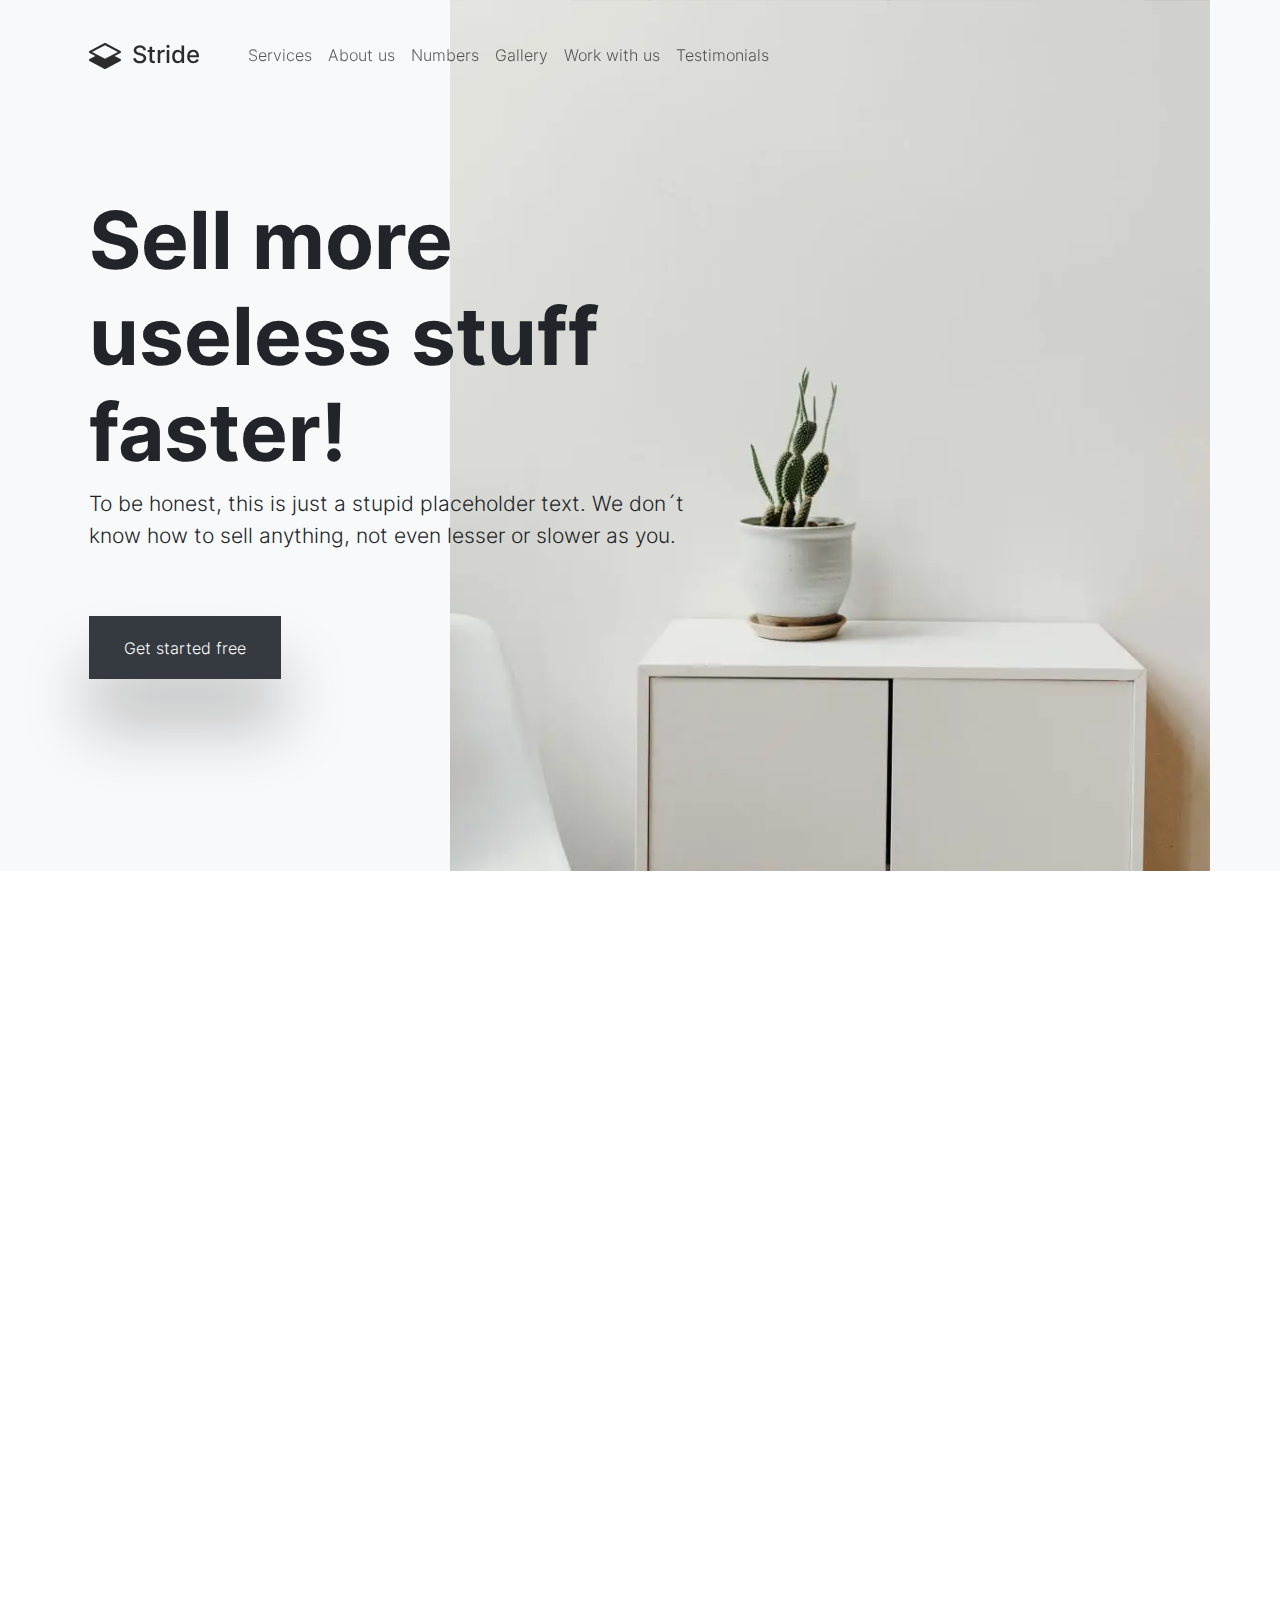
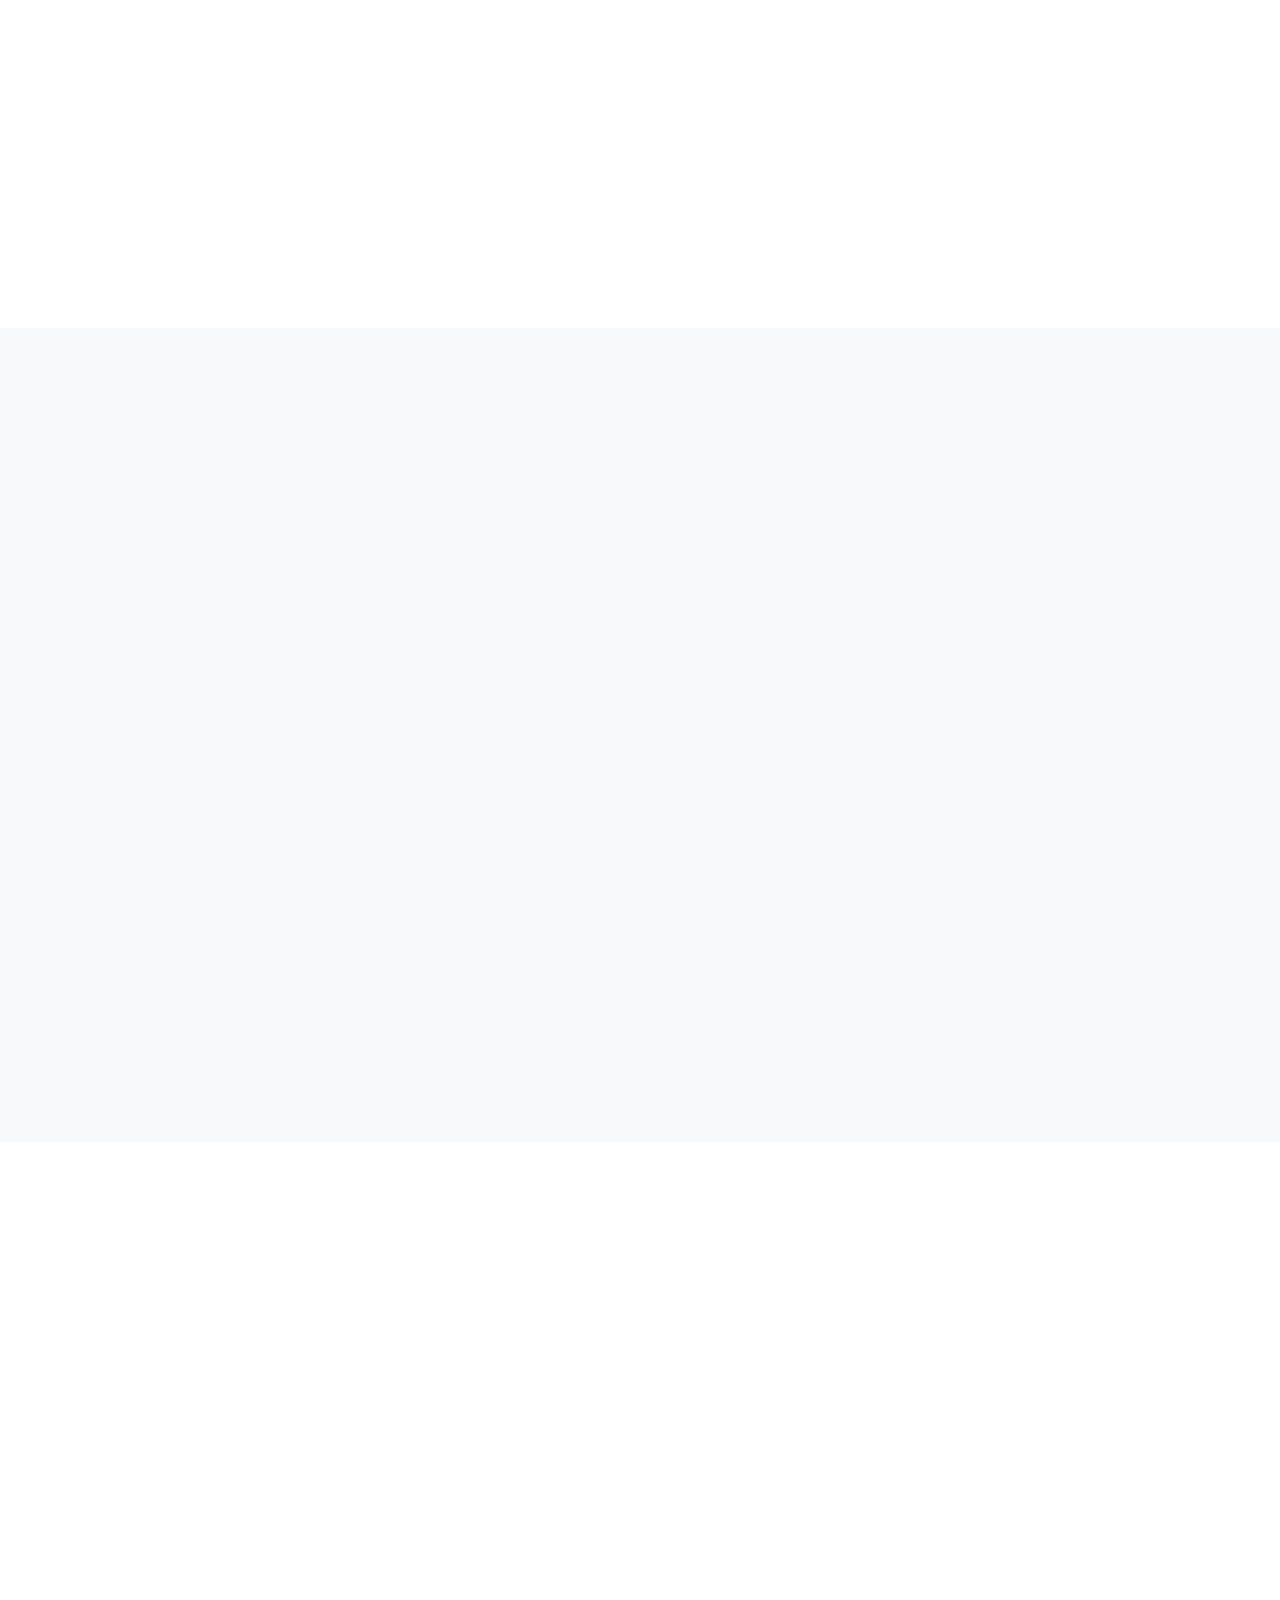
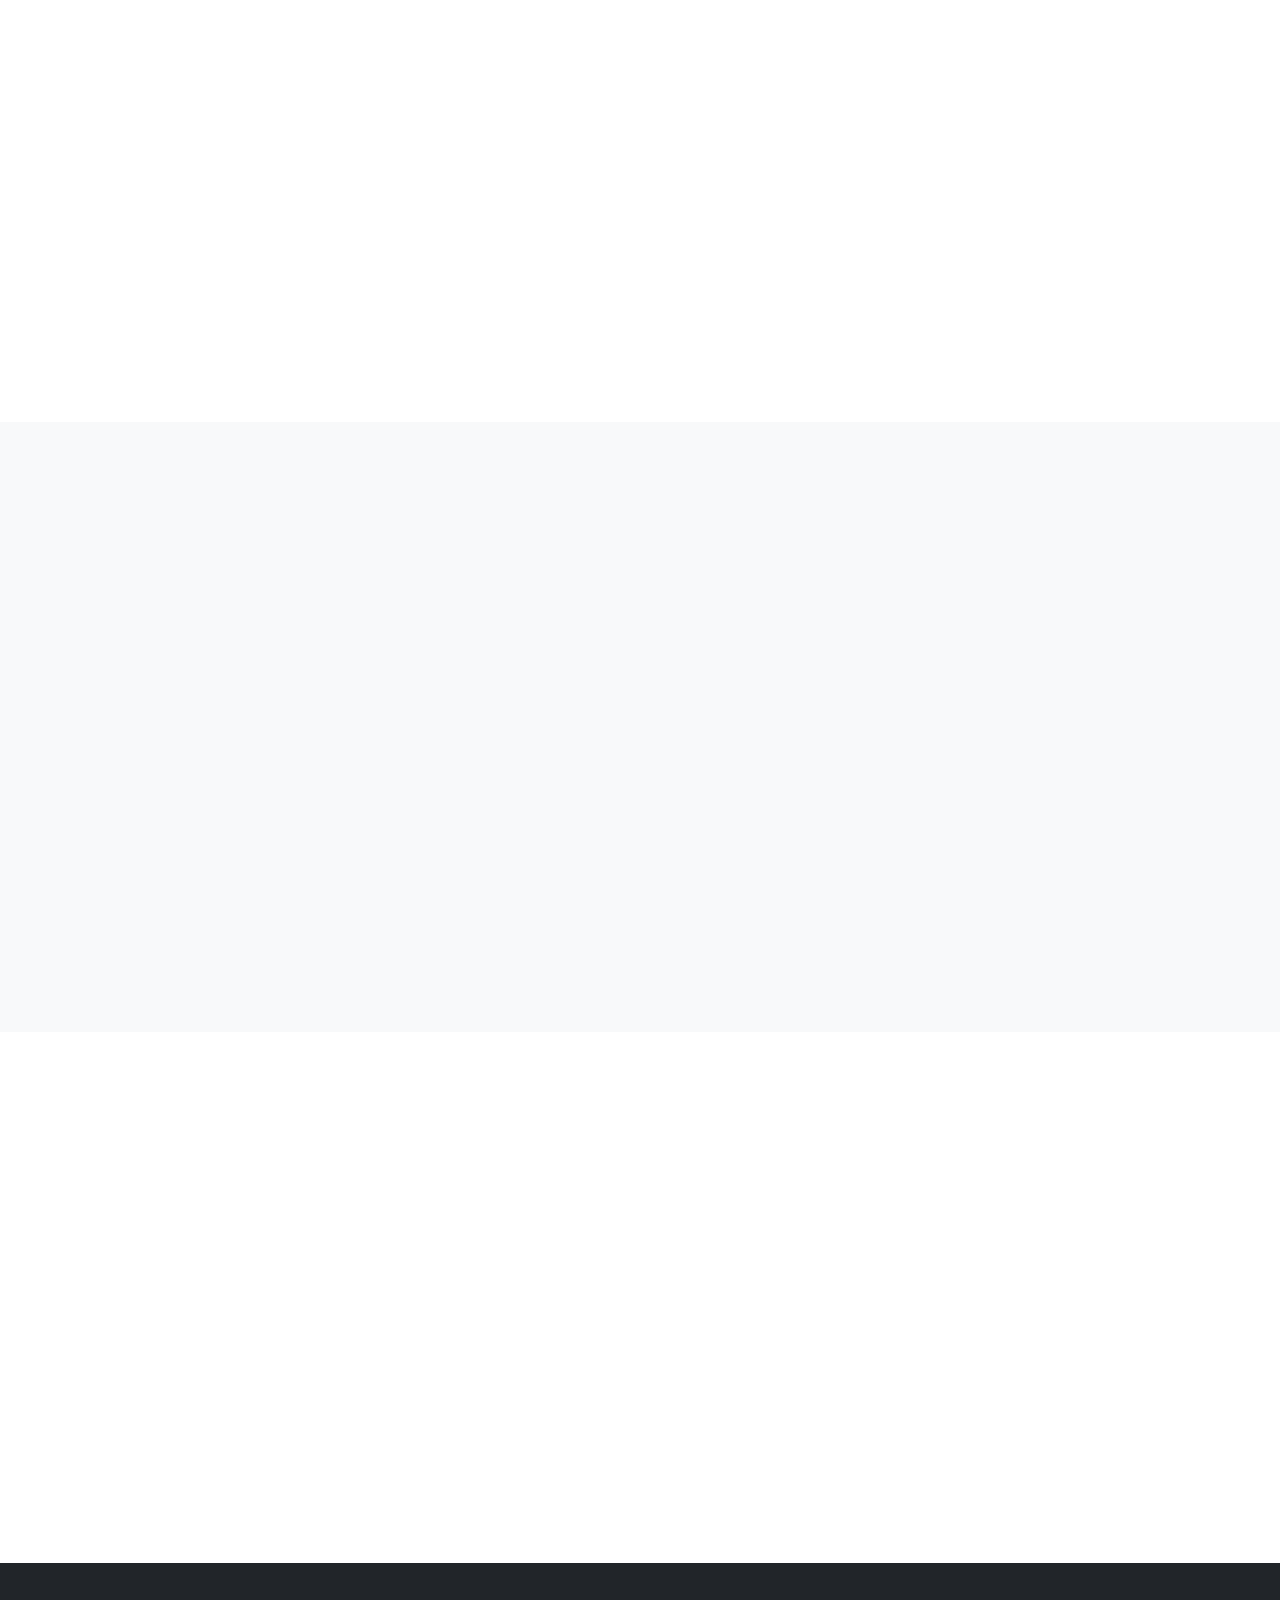
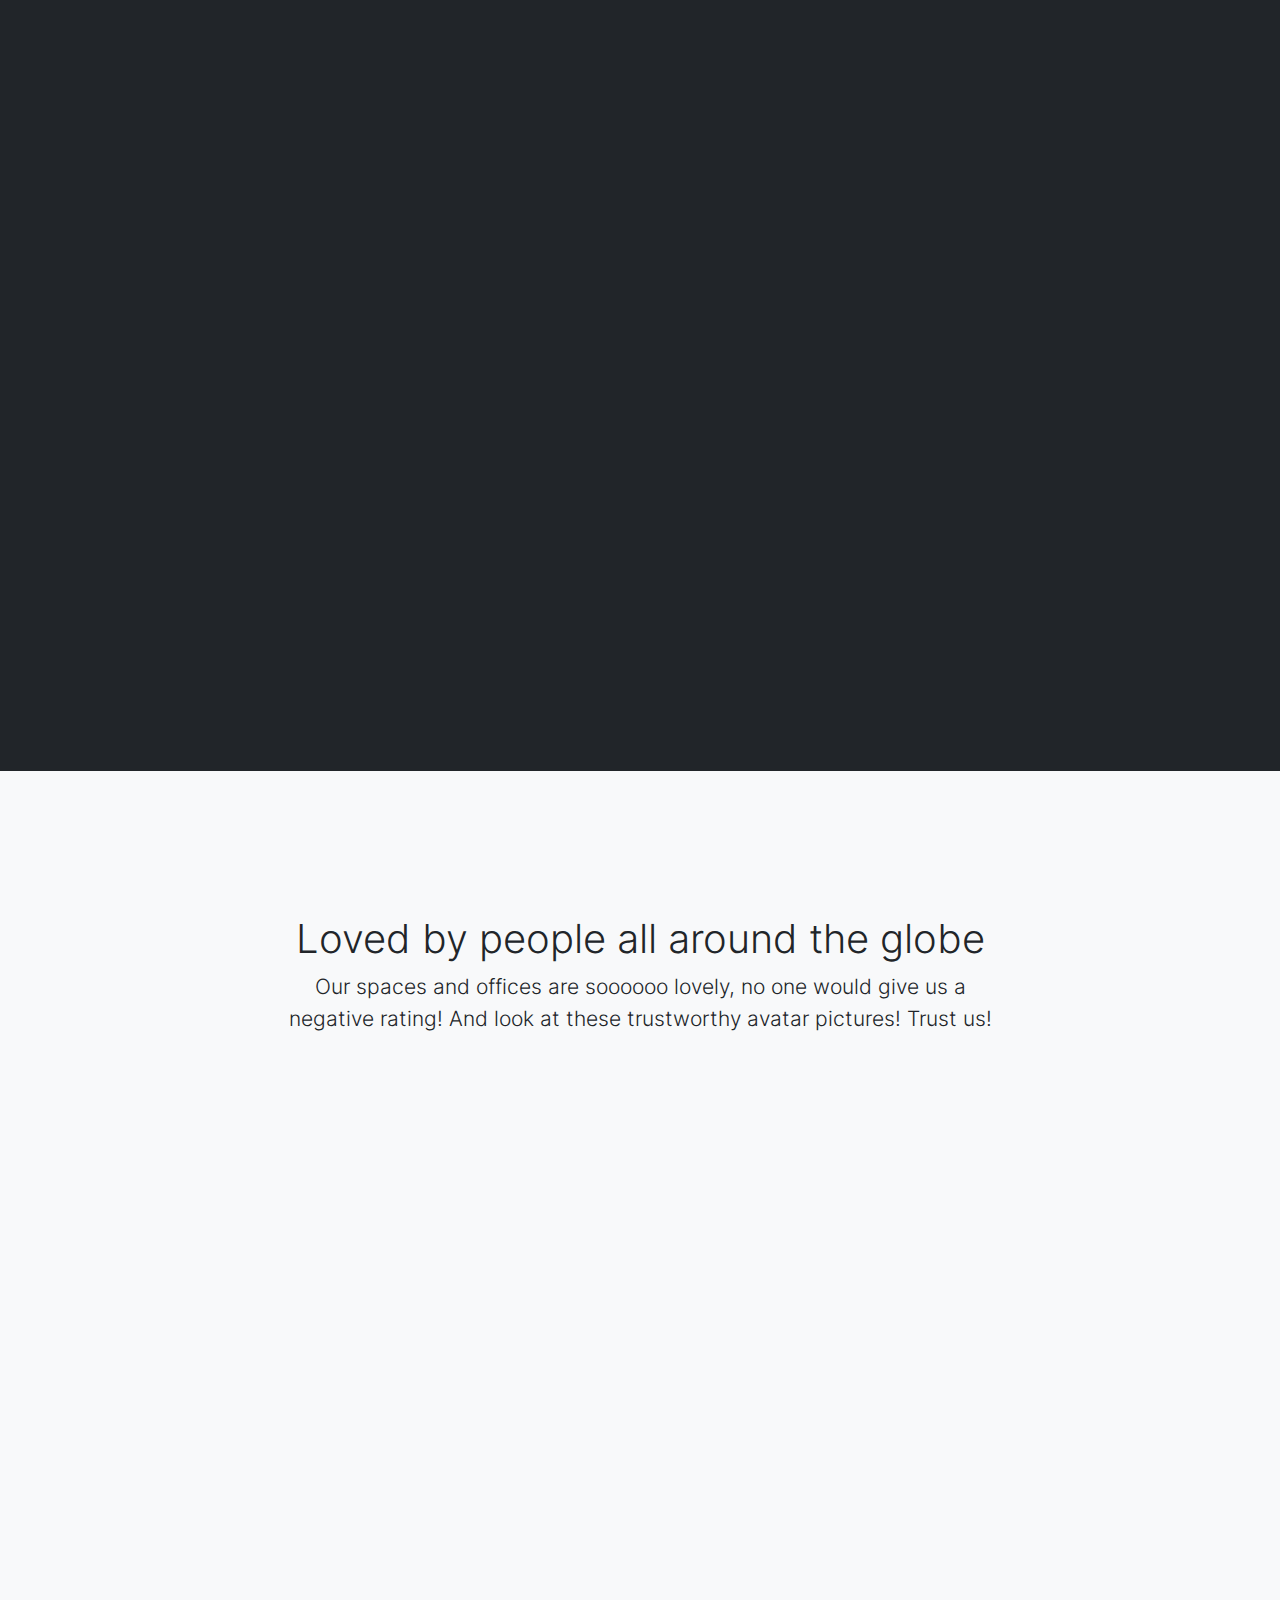
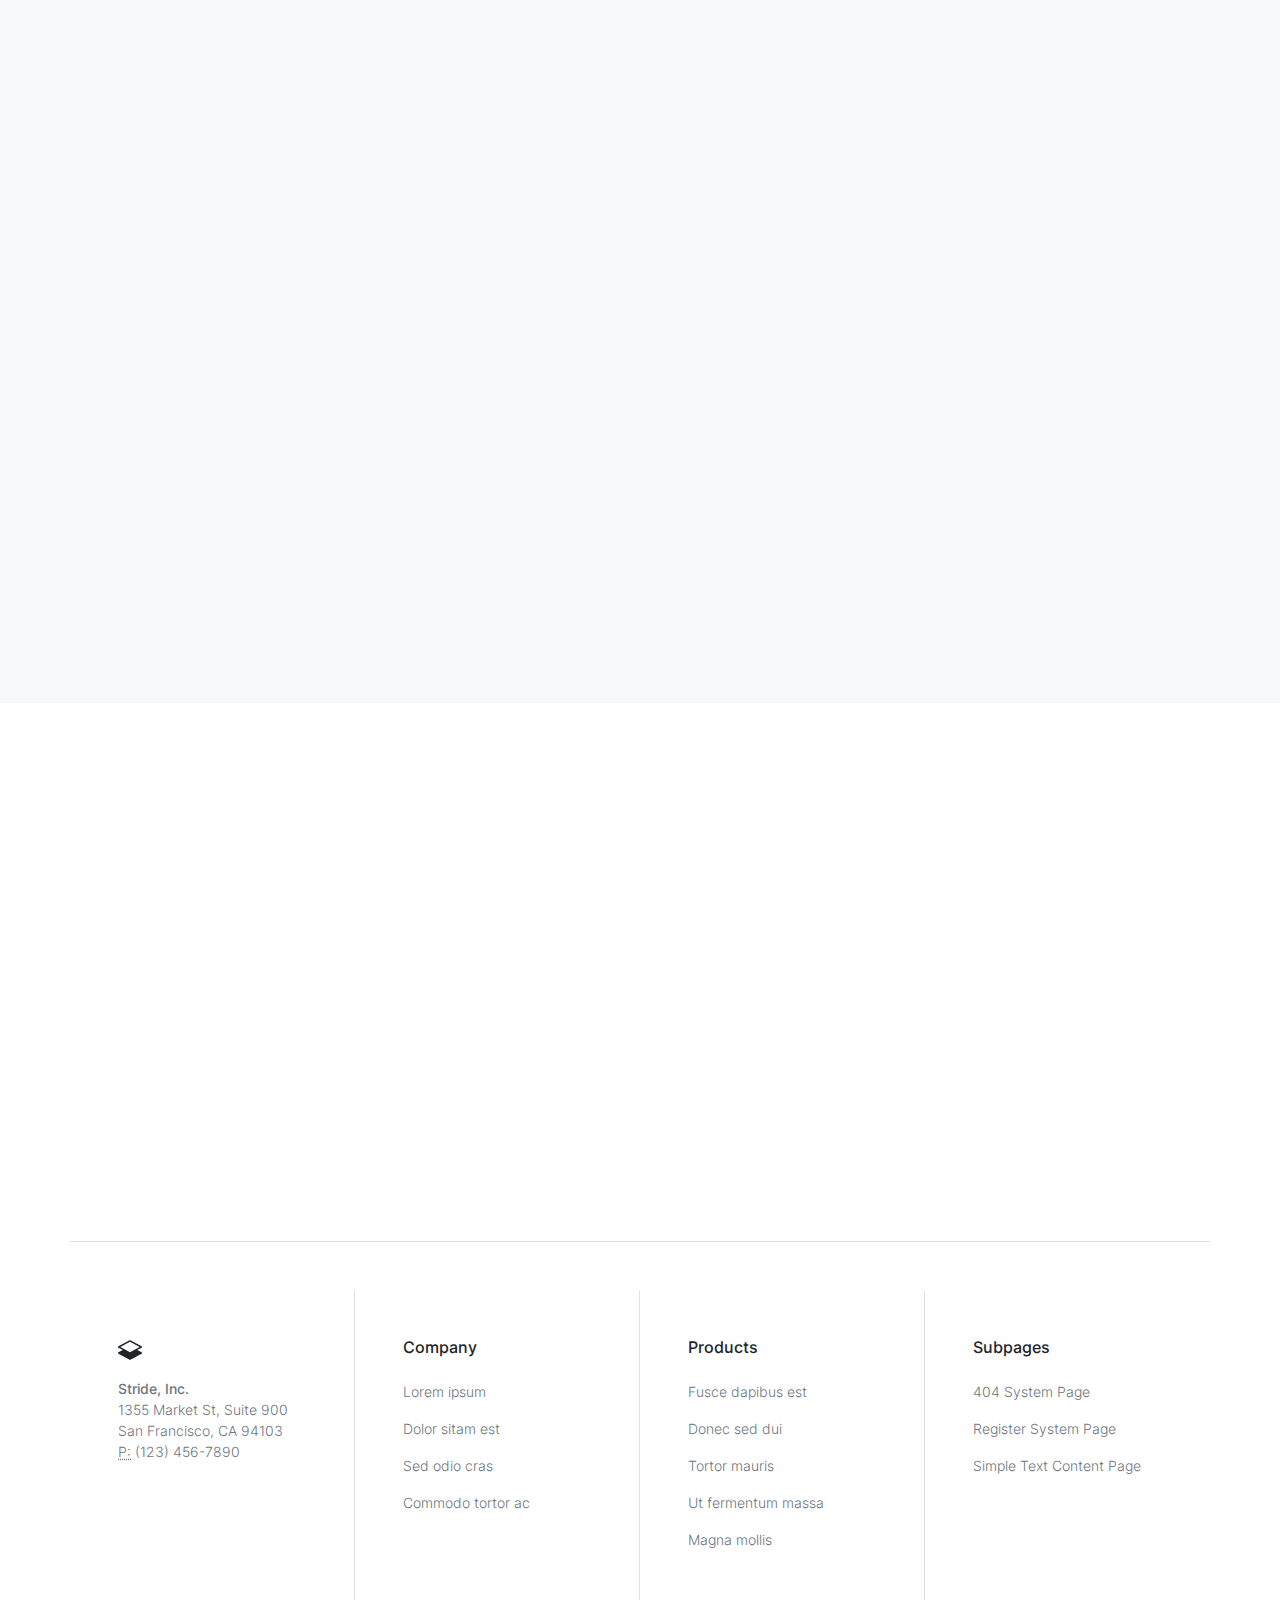
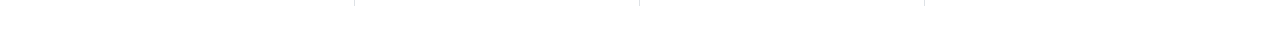
<file: Projects/Stride/index.html>
<!doctype html>
<html class="h-100" lang="en">

  <head>
      <meta charset="utf-8">
  <meta name="viewport" content="width=device-width,initial-scale=1,shrink-to-fit=no">
  <meta name="description" content="A growing collection of ready to use components for the CSS framework Bootstrap 5">
  <link rel="apple-touch-icon" sizes="180x180" href="img/apple-touch-icon.png">
  <link rel="icon" type="image/png" sizes="32x32" href="img/favicon-32x32.png">
  <link rel="icon" type="image/png" sizes="16x16" href="img/favicon-16x16.png">
  <link rel="icon" type="image/png" sizes="96x96" href="img/favicon.png">
  <meta name="author" content="Holger Koenemann">
  <meta name="generator" content="Eleventy v2.0.0">
  <meta name="HandheldFriendly" content="true">
  <title>Stride HTML Template - Frontpage one</title>
  <link rel="stylesheet" href="css/theme.min.css">

   <style>

/* inter-300 - latin */
@font-face {
  font-family: 'Inter';
  font-style: normal;
  font-weight: 300;
  font-display: swap;
  src: local(''),
       url('./fonts/inter-v12-latin-300.woff2') format('woff2'), /* Chrome 26+, Opera 23+, Firefox 39+ */
       url('./fonts/inter-v12-latin-300.woff') format('woff'); /* Chrome 6+, Firefox 3.6+, IE 9+, Safari 5.1+ */
}

@font-face {
  font-family: 'Inter';
  font-style: normal;
  font-weight: 500;
  font-display: swap;
  src: local(''),
       url('./fonts/inter-v12-latin-500.woff2') format('woff2'), /* Chrome 26+, Opera 23+, Firefox 39+ */
       url('./fonts/inter-v12-latin-500.woff') format('woff'); /* Chrome 6+, Firefox 3.6+, IE 9+, Safari 5.1+ */
}
@font-face {
  font-family: 'Inter';
  font-style: normal;
  font-weight: 700;
  font-display: swap;
  src: local(''),
       url('./fonts/inter-v12-latin-700.woff2') format('woff2'), /* Chrome 26+, Opera 23+, Firefox 39+ */
       url('./fonts/inter-v12-latin-700.woff') format('woff'); /* Chrome 6+, Firefox 3.6+, IE 9+, Safari 5.1+ */
}

</style>

  </head>

  <body data-bs-spy="scroll" data-bs-target="#navScroll">

    <nav id="navScroll" class="navbar navbar-expand-lg navbar-light fixed-top" tabindex="0">
      <div class="container">
        <a class="navbar-brand pe-4 fs-4" href="#">
          <svg xmlns="http://www.w3.org/2000/svg" width="32" height="32" fill="currentColor" class="bi bi-layers-half" viewbox="0 0 16 16">
            <path d="M8.235 1.559a.5.5 0 0 0-.47 0l-7.5 4a.5.5 0 0 0 0 .882L3.188 8 .264 9.559a.5.5 0 0 0 0 .882l7.5 4a.5.5 0 0 0 .47 0l7.5-4a.5.5 0 0 0 0-.882L12.813 8l2.922-1.559a.5.5 0 0 0 0-.882l-7.5-4zM8 9.433 1.562 6 8 2.567 14.438 6 8 9.433z"/>
          </svg>
          <span class="ms-1 fw-bolder">Stride</span>
        </a>

        <button class="navbar-toggler" type="button" data-bs-toggle="collapse" data-bs-target="#navbarSupportedContent" aria-controls="navbarSupportedContent" aria-expanded="false" aria-label="Toggle navigation">
          <span class="navbar-toggler-icon"></span>
        </button>
        <div class="collapse navbar-collapse" id="navbarSupportedContent">
            <ul class="navbar-nav me-auto mb-2 mb-lg-0">
                <li class="nav-item">
                  <a class="nav-link" href="#services" aria-label="Brings you to the frontpage">
                    Services
                  </a>
                </li>
                <li class="nav-item">
                  <a class="nav-link" href="#aboutus">
                    About us
                  </a>
                </li>
                <li class="nav-item">
                  <a class="nav-link" href="#numbers">
                    Numbers
                  </a>
                </li>
                <li class="nav-item">
                  <a class="nav-link" href="#gallery">
                    Gallery
                  </a>
                </li>
                <li class="nav-item">
                  <a class="nav-link" href="#workwithus">
                    Work with us
                  </a>
                </li>
                <li class="nav-item">
                  <a class="nav-link" href="#testimonials">
                    Testimonials
                  </a>
                </li>
             </ul>
         </div>
      </div>
    </nav>

    <main>
      <div class="w-100 overflow-hidden bg-gray-100" id="top">
  
<div class="container position-relative">
  <div class="col-12 col-lg-8 mt-0 h-100 position-absolute top-0 end-0 bg-cover" data-aos="fade-left" style="background-image: url(img/webp/interior11.webp);">
    
  </div>
    <div class="row">

<div class="col-lg-7 py-vh-6 position-relative" data-aos="fade-right">
  <h1 class="display-1 fw-bold mt-5">Sell more useless stuff faster!</h1>
  <p class="lead">To be honest, this is just a stupid placeholder text. We don´t know how to sell anything, not even lesser or slower as you.</p>
  <a href="#" class="btn btn-dark btn-xl shadow me-3 rounded-0 my-5">Get started free</a>
</div>



</div>
</div>

</div>

<div class="py-vh-5 w-100 overflow-hidden" id="services">
  <div class="container">
      <div class="row d-flex justify-content-end">
<div class="col-lg-8" data-aos="fade-down"><h2 class="display-6">Okay, there are three really good reasons for us. There are no more than three, but we think three is a reasonable good number of good stuff.</h2></div>
</div>
<div class="row d-flex align-items-center">
<div class="col-md-6 col-lg-4" data-aos="fade-up" data-aos-delay="200">
  <span class="h5 fw-lighter">01.</span>
  <h3 class="py-5 border-top border-dark">We rented this fancy startup office in an old factory building.</h3>
  <p>Lorem, ipsum dolor sit amet consectetur adipisicing elit. Minus culpa, voluptatibus ex itaque, sapiente a consequatur inventore beatae, ipsam debitis omnis consequuntur iste asperiores. Similique quisquam debitis corrupti deserunt, dolor.</p>
  <a href="#" class="link-fancy">Learn more
  </a>
</div>

<div class="col-md-6 col-lg-4 py-vh-4 pb-0" data-aos="fade-up" data-aos-delay="400">
  <span class="h5 fw-lighter">02.</span>
  <h3 class="py-5 border-top border-dark">We don´t know exactly what we are doing. But thats good because we can´t break something intentionally.</h3>
  <p>Lorem, ipsum dolor sit  adipisicing elit. Minus culpa, voluptatibus ex itaque, sapiente a consequatur inventore beatae, ipsam debitis omnis consequuntur iste asperiores. Similique quisquam debitis corrupti deserunt, dolor.</p>
  <a href="#" class="link-fancy">Learn more
  </a>
</div>

<div class="col-md-6 col-lg-4 py-vh-6 pb-0" data-aos="fade-up" data-aos-delay="600">
  <span class="h5 fw-lighter">03.</span>
  <h3 class="py-5 border-top border-dark">There is no real number three reason. So please read again number one and two.</h3>
  <p>Lorem, ipsum dolor sit amet consectetur adipisicing elit. Minus culpa, voluptatibus ex itaque, sapiente a consequatur inventore beatae, ipsam debitis omnis consequuntur iste asperiores. Similique quisquam debitis corrupti deserunt, dolor.</p>
  <a href="#" class="link-fancy">Learn more
  </a>
</div>
</div>

  </div>
</div>

<div class="py-vh-4 bg-gray-100 w-100 overflow-hidden" id="aboutus">
  <div class="container">
      
<div class="row d-flex justify-content-between align-items-center">
  <div class="col-lg-6">
  <div class="row gx-5 d-flex">
    <div class="col-md-11">
      <div class="shadow ratio ratio-16x9 rounded bg-cover bp-center align-self-end" data-aos="fade-right" style="background-image: url(img/webp/people15.webp);--bs-aspect-ratio: 50%;">
      </div>
    </div>
    <div class="col-md-5 offset-md-1">
      <div class="shadow ratio ratio-1x1 rounded bg-cover mt-5 bp-center float-end" data-aos="fade-up" style="background-image: url(img/webp/interior42.webp);">
      </div>
    </div>
    <div class="col-md-6">
      <div class="col-12 shadow ratio rounded bg-cover mt-5 bp-center" data-aos="fade-left" style="background-image: url(img/webp/people4.webp);--bs-aspect-ratio: 150%;">
      </div>
    </div>
  </div>
</div>
<div class="col-lg-4">
  <h3 class="py-5 border-top border-dark" data-aos="fade-left">We did some interesting stuff in our field of work. For example we collect a lot of these free photos and use them on our website.</h3>
  <p data-aos="fade-left" data-aos-delay="200">Donec id elit non mi porta gravida at eget metus. Fusce dapibus, tellus ac cursus commodo, tortor mauris condimentum nibh, ut fermentum massa justo sit amet risus.
  </p>
  <p>
    <a href="#" class="link-fancy link-dark" data-aos="fade-left" data-aos-delay="400">Learn more
    </a>
  </p>
</div>
</div>

  </div>
</div>

<div class="py-vh-5 w-100 overflow-hidden" id="numbers">
  <div class="container">
      <div class="row d-flex justify-content-between align-items-center">
  <div class="col-lg-5">
    <h3 class="py-5 border-top border-dark" data-aos="fade-right">Our magic numbers</h3>
</div>
<div class="col-lg-6">
  <div class="row">
    <div class="col-12">
    <h2 class="display-6 mb-5" data-aos="fade-down">There are some important numbers for us. They are just numbers without any meaning, but we just love them.</h2>
    </div>
    <div class="col-lg-6" data-aos="fade-up">
      <div class="display-1 fw-bold py-4">42%</div>
      <p class="text-black-50">Donec id elit non mi porta gravida at eget metus. Fusce dapibus, tellus ac cursus commodo, tortor mauris condimentum nibh, ut fermentum massa justo sit amet risus. Etiam porta sem malesuada magna mollis euismod. Donec sed odio dui.</p>
    </div>
    <div class="col-lg-6" data-aos="fade-up">
      <div class="display-1 fw-bold py-4">+300</div>
      <p class="text-black-50">Donec id elit non mi porta gravida at eget metus. Fusce dapibus, tellus ac cursus commodo, tortor mauris condimentum nibh, ut fermentum massa justo sit amet risus. Etiam porta sem malesuada magna mollis euismod. Donec sed odio dui.</p>
    </div>
  </div>
</div>
</div>

  </div>
</div>

<div class="position-relative overflow-hidden w-100 bg-light" id="gallery">
  <div class="container-fluid">
  <div class="row overflow-scroll">
    <div class="col-12">
      <div class="row vw-100 px-0 py-vh-5 d-flex align-items-center scrollx">
        <div class="col-md-2" data-aos="fade-up">
            <img src="img/webp/interior37.webp" class="rounded shadow img-fluid" alt="nice gallery image" width="512" height="341">
        </div>

        <div class="col-md-2" data-aos="fade-up" data-aos-delay="200">
            <img src="img/webp/people1.webp" class="img-fluid rounded shadow" alt="nice gallery image" width="1164" height="776">
        </div>

        <div class="col-md-3" data-aos="fade-up" data-aos-delay="400">
            <img src="img/webp/people2.webp" class="img-fluid rounded shadow" alt="nice gallery image" width="844" height="1054">
        </div>

        <div class="col-md-3" data-aos="fade-up" data-aos-delay="600">
            <img src="img/webp/interior29.webp" class="img-fluid rounded shadow" alt="nice gallery image" width="844" height="562">
        </div>

        <div class="col-md-2" data-aos="fade-up" data-aos-delay="800">
            <img src="img/webp/people23.webp" class="rounded shadow img-fluid" alt="nice gallery image" width="512" height="341">
        </div>
      </div>
    </div>
   </div>
 </div>

</div>

<div class="container py-vh-4 w-100 overflow-hidden">
  <div class="row d-flex justify-content-center align-items-center">
    <div class="col-lg-5">
  <h3 class="py-5 border-top border-dark" data-aos="fade-right">What our clients say</h3>
</div>
<div class="col-md-7" data-aos="fade-left">
  <blockquote>
    <div class="fs-4 my-3 fw-light pt-4 border-bottom pb-3">“I´am the CEO of this company. So maybe you think "he will tell us something super awesome about it only". But no. Its a really strange place to work with creepy people all around.
      They do some computer stuff I don´t understand. But I wear expensive Glasses and a Patagonia Hoodie. So I´am fine with it.”</div>
    <img src="img/webp/person11.webp" width="64" height="64" class="img-fluid rounded-circle me-3" alt="" data-aos="fade">
    <span><span class="fw-bold">John Doe,</span>
      CEO of Stride Ltd.</span>
  </blockquote>
</div>

  </div>
</div>

<div class="py-vh-6 bg-gray-900 text-light w-100 overflow-hidden" id="workwithus">
  <div class="container">
    <div class="row d-flex justify-content-center">
      <div class="row d-flex justify-content-center text-center">
  <div class="col-lg-8 text-center" data-aos="fade">
        <p class="text-secondary lead">Let´s start a project together!</p>
    <h2 class="display-6 mb-5">Hell no! This button is linked to a none working contact form. A none working form without any user feedback. So you might think you done something wrong. But in reality we just don´t want to start anything with you or anyone else.</h2>
  </div>
  <div class="col-12">
    <a href="#" class="btn btn-warning btn-xl shadow me-3 mt-4" data-aos="fade-down">Get in contact</a>
  </div>
</div>

    </div>
  </div>
</div>

<div class="bg-light w-100 overflow-hidden" id="testimonials">
  <div class="container py-vh-6">
    <div class="row d-flex justify-content-center">
      <div class="col-12 col-lg-10 col-xl-8 text-center">
  <h2 class="display-6">Loved by people all around the globe</h2>
  <p class="lead">Our spaces and offices are soooooo lovely, no one would give us a negative rating! And look at these trustworthy avatar pictures! Trust us!</p>
</div>
<div class="col-12 mt-4">
  <div class="row row-cols-1 row-cols-md-2 g-5 d-flex align-items-center">

    <div class="col-12 col-lg-6 col-xl-4" data-aos="fade-right">
      <div class="card p-4 mt-3 border-0">
        <div class="card-body">
          <div class="text-dark py-2 fs-3"><svg xmlns="http://www.w3.org/2000/svg" width="16" height="16" fill="currentColor" class="bi bi-star-fill" viewBox="0 0 16 16">
  <path d="M3.612 15.443c-.386.198-.824-.149-.746-.592l.83-4.73L.173 6.765c-.329-.314-.158-.888.283-.95l4.898-.696L7.538.792c.197-.39.73-.39.927 0l2.184 4.327 4.898.696c.441.062.612.636.282.95l-3.522 3.356.83 4.73c.078.443-.36.79-.746.592L8 13.187l-4.389 2.256z"/>
</svg>

<svg xmlns="http://www.w3.org/2000/svg" width="16" height="16" fill="currentColor" class="bi bi-star-fill" viewBox="0 0 16 16">
  <path d="M3.612 15.443c-.386.198-.824-.149-.746-.592l.83-4.73L.173 6.765c-.329-.314-.158-.888.283-.95l4.898-.696L7.538.792c.197-.39.73-.39.927 0l2.184 4.327 4.898.696c.441.062.612.636.282.95l-3.522 3.356.83 4.73c.078.443-.36.79-.746.592L8 13.187l-4.389 2.256z"/>
</svg>

<svg xmlns="http://www.w3.org/2000/svg" width="16" height="16" fill="currentColor" class="bi bi-star-fill" viewBox="0 0 16 16">
  <path d="M3.612 15.443c-.386.198-.824-.149-.746-.592l.83-4.73L.173 6.765c-.329-.314-.158-.888.283-.95l4.898-.696L7.538.792c.197-.39.73-.39.927 0l2.184 4.327 4.898.696c.441.062.612.636.282.95l-3.522 3.356.83 4.73c.078.443-.36.79-.746.592L8 13.187l-4.389 2.256z"/>
</svg>

<svg xmlns="http://www.w3.org/2000/svg" width="16" height="16" fill="currentColor" class="bi bi-star-fill" viewBox="0 0 16 16">
  <path d="M3.612 15.443c-.386.198-.824-.149-.746-.592l.83-4.73L.173 6.765c-.329-.314-.158-.888.283-.95l4.898-.696L7.538.792c.197-.39.73-.39.927 0l2.184 4.327 4.898.696c.441.062.612.636.282.95l-3.522 3.356.83 4.73c.078.443-.36.79-.746.592L8 13.187l-4.389 2.256z"/>
</svg>

<svg xmlns="http://www.w3.org/2000/svg" width="16" height="16" fill="currentColor" class="bi bi-star-half" viewBox="0 0 16 16">
  <path d="M5.354 5.119 7.538.792A.516.516 0 0 1 8 .5c.183 0 .366.097.465.292l2.184 4.327 4.898.696A.537.537 0 0 1 16 6.32a.548.548 0 0 1-.17.445l-3.523 3.356.83 4.73c.078.443-.36.79-.746.592L8 13.187l-4.389 2.256a.52.52 0 0 1-.146.05c-.342.06-.668-.254-.6-.642l.83-4.73L.173 6.765a.55.55 0 0 1-.172-.403.58.58 0 0 1 .085-.302.513.513 0 0 1 .37-.245l4.898-.696zM8 12.027a.5.5 0 0 1 .232.056l3.686 1.894-.694-3.957a.565.565 0 0 1 .162-.505l2.907-2.77-4.052-.576a.525.525 0 0 1-.393-.288L8.001 2.223 8 2.226v9.8z"/>
</svg>
</div>
          <blockquote class="blockquote">
            <p>"That service is really really good. And I don´t say that because they pay me a lot of money. I say that because they don´t pay me more money anymore if I don´t say it..."</p>
          </blockquote>
          <div class="d-flex justify-content-between border-top pt-3">
            <div>
              <span class="h6 fw-5">Jane Doemunsky</span><br>
              <small class="text-muted">COO, The Boo Corp.</small>
            </div>
            <img src="img/webp/person9.webp" width="48" height="48" class="rounded-circle" alt="" data-aos="fade">
          </div>
        </div>
      </div>
    </div>

    <div class="col-12 col-lg-6 col-xl-4">
      <div class="card p-4 shadow mt-3 border-0" data-aos="fade-down">
        <div class="card-body">
          <div class="text-dark py-2 fs-3"><svg xmlns="http://www.w3.org/2000/svg" width="16" height="16" fill="currentColor" class="bi bi-star-fill" viewBox="0 0 16 16">
  <path d="M3.612 15.443c-.386.198-.824-.149-.746-.592l.83-4.73L.173 6.765c-.329-.314-.158-.888.283-.95l4.898-.696L7.538.792c.197-.39.73-.39.927 0l2.184 4.327 4.898.696c.441.062.612.636.282.95l-3.522 3.356.83 4.73c.078.443-.36.79-.746.592L8 13.187l-4.389 2.256z"/>
</svg>

<svg xmlns="http://www.w3.org/2000/svg" width="16" height="16" fill="currentColor" class="bi bi-star-fill" viewBox="0 0 16 16">
  <path d="M3.612 15.443c-.386.198-.824-.149-.746-.592l.83-4.73L.173 6.765c-.329-.314-.158-.888.283-.95l4.898-.696L7.538.792c.197-.39.73-.39.927 0l2.184 4.327 4.898.696c.441.062.612.636.282.95l-3.522 3.356.83 4.73c.078.443-.36.79-.746.592L8 13.187l-4.389 2.256z"/>
</svg>

<svg xmlns="http://www.w3.org/2000/svg" width="16" height="16" fill="currentColor" class="bi bi-star-fill" viewBox="0 0 16 16">
  <path d="M3.612 15.443c-.386.198-.824-.149-.746-.592l.83-4.73L.173 6.765c-.329-.314-.158-.888.283-.95l4.898-.696L7.538.792c.197-.39.73-.39.927 0l2.184 4.327 4.898.696c.441.062.612.636.282.95l-3.522 3.356.83 4.73c.078.443-.36.79-.746.592L8 13.187l-4.389 2.256z"/>
</svg>

<svg xmlns="http://www.w3.org/2000/svg" width="16" height="16" fill="currentColor" class="bi bi-star-fill" viewBox="0 0 16 16">
  <path d="M3.612 15.443c-.386.198-.824-.149-.746-.592l.83-4.73L.173 6.765c-.329-.314-.158-.888.283-.95l4.898-.696L7.538.792c.197-.39.73-.39.927 0l2.184 4.327 4.898.696c.441.062.612.636.282.95l-3.522 3.356.83 4.73c.078.443-.36.79-.746.592L8 13.187l-4.389 2.256z"/>
</svg>

<svg xmlns="http://www.w3.org/2000/svg" width="16" height="16" fill="currentColor" class="bi bi-star" viewBox="0 0 16 16">
  <path d="M2.866 14.85c-.078.444.36.791.746.593l4.39-2.256 4.389 2.256c.386.198.824-.149.746-.592l-.83-4.73 3.522-3.356c.33-.314.16-.888-.282-.95l-4.898-.696L8.465.792a.513.513 0 0 0-.927 0L5.354 5.12l-4.898.696c-.441.062-.612.636-.283.95l3.523 3.356-.83 4.73zm4.905-2.767-3.686 1.894.694-3.957a.565.565 0 0 0-.163-.505L1.71 6.745l4.052-.576a.525.525 0 0 0 .393-.288L8 2.223l1.847 3.658a.525.525 0 0 0 .393.288l4.052.575-2.906 2.77a.565.565 0 0 0-.163.506l.694 3.957-3.686-1.894a.503.503 0 0 0-.461 0z"/>
</svg>
</div>
          <blockquote class="blockquote">
            <p>"I really don´t get what they do. Something with Crypto, NFT´s, SaaS and Cyber Security. Maybe an App for Kids...? But they have this nice website...so who cares what they do as long as they are good at it."</p>
          </blockquote>
          <div class="d-flex justify-content-between border-top pt-3">
            <p class="card-text">
              <span class="h6 fw-5">Jenny Matrix</span><br>
              <small class="text-muted">Daughter of Col. John Matrix, Commando.</small>
            </p>
            <img src="img/webp/person3.webp" width="48" height="48" class="rounded-circle" alt="" data-aos="fade">
          </div>
        </div>
      </div>
    </div>

    <div class="col-12 col-lg-6 col-xl-4">
      <div class="card p-4 mt-3 border-0" data-aos="fade-left">
        <div class="card-body">
          <div class="text-dark py-2 fs-3"><svg xmlns="http://www.w3.org/2000/svg" width="16" height="16" fill="currentColor" class="bi bi-star-fill" viewBox="0 0 16 16">
  <path d="M3.612 15.443c-.386.198-.824-.149-.746-.592l.83-4.73L.173 6.765c-.329-.314-.158-.888.283-.95l4.898-.696L7.538.792c.197-.39.73-.39.927 0l2.184 4.327 4.898.696c.441.062.612.636.282.95l-3.522 3.356.83 4.73c.078.443-.36.79-.746.592L8 13.187l-4.389 2.256z"/>
</svg>

<svg xmlns="http://www.w3.org/2000/svg" width="16" height="16" fill="currentColor" class="bi bi-star-fill" viewBox="0 0 16 16">
  <path d="M3.612 15.443c-.386.198-.824-.149-.746-.592l.83-4.73L.173 6.765c-.329-.314-.158-.888.283-.95l4.898-.696L7.538.792c.197-.39.73-.39.927 0l2.184 4.327 4.898.696c.441.062.612.636.282.95l-3.522 3.356.83 4.73c.078.443-.36.79-.746.592L8 13.187l-4.389 2.256z"/>
</svg>

<svg xmlns="http://www.w3.org/2000/svg" width="16" height="16" fill="currentColor" class="bi bi-star" viewBox="0 0 16 16">
  <path d="M2.866 14.85c-.078.444.36.791.746.593l4.39-2.256 4.389 2.256c.386.198.824-.149.746-.592l-.83-4.73 3.522-3.356c.33-.314.16-.888-.282-.95l-4.898-.696L8.465.792a.513.513 0 0 0-.927 0L5.354 5.12l-4.898.696c-.441.062-.612.636-.283.95l3.523 3.356-.83 4.73zm4.905-2.767-3.686 1.894.694-3.957a.565.565 0 0 0-.163-.505L1.71 6.745l4.052-.576a.525.525 0 0 0 .393-.288L8 2.223l1.847 3.658a.525.525 0 0 0 .393.288l4.052.575-2.906 2.77a.565.565 0 0 0-.163.506l.694 3.957-3.686-1.894a.503.503 0 0 0-.461 0z"/>
</svg>
<svg xmlns="http://www.w3.org/2000/svg" width="16" height="16" fill="currentColor" class="bi bi-star" viewBox="0 0 16 16">
  <path d="M2.866 14.85c-.078.444.36.791.746.593l4.39-2.256 4.389 2.256c.386.198.824-.149.746-.592l-.83-4.73 3.522-3.356c.33-.314.16-.888-.282-.95l-4.898-.696L8.465.792a.513.513 0 0 0-.927 0L5.354 5.12l-4.898.696c-.441.062-.612.636-.283.95l3.523 3.356-.83 4.73zm4.905-2.767-3.686 1.894.694-3.957a.565.565 0 0 0-.163-.505L1.71 6.745l4.052-.576a.525.525 0 0 0 .393-.288L8 2.223l1.847 3.658a.525.525 0 0 0 .393.288l4.052.575-2.906 2.77a.565.565 0 0 0-.163.506l.694 3.957-3.686-1.894a.503.503 0 0 0-.461 0z"/>
</svg>
<svg xmlns="http://www.w3.org/2000/svg" width="16" height="16" fill="currentColor" class="bi bi-star" viewBox="0 0 16 16">
  <path d="M2.866 14.85c-.078.444.36.791.746.593l4.39-2.256 4.389 2.256c.386.198.824-.149.746-.592l-.83-4.73 3.522-3.356c.33-.314.16-.888-.282-.95l-4.898-.696L8.465.792a.513.513 0 0 0-.927 0L5.354 5.12l-4.898.696c-.441.062-.612.636-.283.95l3.523 3.356-.83 4.73zm4.905-2.767-3.686 1.894.694-3.957a.565.565 0 0 0-.163-.505L1.71 6.745l4.052-.576a.525.525 0 0 0 .393-.288L8 2.223l1.847 3.658a.525.525 0 0 0 .393.288l4.052.575-2.906 2.77a.565.565 0 0 0-.163.506l.694 3.957-3.686-1.894a.503.503 0 0 0-.461 0z"/>
</svg>
</div>
          <blockquote class="blockquote">
            <p>"I don´t know if they are good at what they do. But they have nice coffee and a shiny brand new startup office with bikes on the wall and all that stuff."</p>
          </blockquote>
          <div class="d-flex justify-content-between border-top pt-3">
            <p class="card-text">
              <span class="h6 fw-5">Rustin Cohle</span><br>
              <small class="text-muted">Detective, Somewhere in the swamps</small>
            </p>
            <img src="img/webp/person8.webp" width="48" height="48" class="rounded-circle" alt="" data-aos="fade">
          </div>
        </div>
      </div>
    </div>

    <div class="col-12 col-lg-6 col-xl-4">
      <div class="card p-4 mt-3 border-0" data-aos="fade-right">
        <div class="card-body">
          <div class="text-dark py-2 fs-3"><svg xmlns="http://www.w3.org/2000/svg" width="16" height="16" fill="currentColor" class="bi bi-star-fill" viewBox="0 0 16 16">
  <path d="M3.612 15.443c-.386.198-.824-.149-.746-.592l.83-4.73L.173 6.765c-.329-.314-.158-.888.283-.95l4.898-.696L7.538.792c.197-.39.73-.39.927 0l2.184 4.327 4.898.696c.441.062.612.636.282.95l-3.522 3.356.83 4.73c.078.443-.36.79-.746.592L8 13.187l-4.389 2.256z"/>
</svg>

<svg xmlns="http://www.w3.org/2000/svg" width="16" height="16" fill="currentColor" class="bi bi-star-fill" viewBox="0 0 16 16">
  <path d="M3.612 15.443c-.386.198-.824-.149-.746-.592l.83-4.73L.173 6.765c-.329-.314-.158-.888.283-.95l4.898-.696L7.538.792c.197-.39.73-.39.927 0l2.184 4.327 4.898.696c.441.062.612.636.282.95l-3.522 3.356.83 4.73c.078.443-.36.79-.746.592L8 13.187l-4.389 2.256z"/>
</svg>

<svg xmlns="http://www.w3.org/2000/svg" width="16" height="16" fill="currentColor" class="bi bi-star-fill" viewBox="0 0 16 16">
  <path d="M3.612 15.443c-.386.198-.824-.149-.746-.592l.83-4.73L.173 6.765c-.329-.314-.158-.888.283-.95l4.898-.696L7.538.792c.197-.39.73-.39.927 0l2.184 4.327 4.898.696c.441.062.612.636.282.95l-3.522 3.356.83 4.73c.078.443-.36.79-.746.592L8 13.187l-4.389 2.256z"/>
</svg>

<svg xmlns="http://www.w3.org/2000/svg" width="16" height="16" fill="currentColor" class="bi bi-star-half" viewBox="0 0 16 16">
  <path d="M5.354 5.119 7.538.792A.516.516 0 0 1 8 .5c.183 0 .366.097.465.292l2.184 4.327 4.898.696A.537.537 0 0 1 16 6.32a.548.548 0 0 1-.17.445l-3.523 3.356.83 4.73c.078.443-.36.79-.746.592L8 13.187l-4.389 2.256a.52.52 0 0 1-.146.05c-.342.06-.668-.254-.6-.642l.83-4.73L.173 6.765a.55.55 0 0 1-.172-.403.58.58 0 0 1 .085-.302.513.513 0 0 1 .37-.245l4.898-.696zM8 12.027a.5.5 0 0 1 .232.056l3.686 1.894-.694-3.957a.565.565 0 0 1 .162-.505l2.907-2.77-4.052-.576a.525.525 0 0 1-.393-.288L8.001 2.223 8 2.226v9.8z"/>
</svg>
<svg xmlns="http://www.w3.org/2000/svg" width="16" height="16" fill="currentColor" class="bi bi-star" viewBox="0 0 16 16">
  <path d="M2.866 14.85c-.078.444.36.791.746.593l4.39-2.256 4.389 2.256c.386.198.824-.149.746-.592l-.83-4.73 3.522-3.356c.33-.314.16-.888-.282-.95l-4.898-.696L8.465.792a.513.513 0 0 0-.927 0L5.354 5.12l-4.898.696c-.441.062-.612.636-.283.95l3.523 3.356-.83 4.73zm4.905-2.767-3.686 1.894.694-3.957a.565.565 0 0 0-.163-.505L1.71 6.745l4.052-.576a.525.525 0 0 0 .393-.288L8 2.223l1.847 3.658a.525.525 0 0 0 .393.288l4.052.575-2.906 2.77a.565.565 0 0 0-.163.506l.694 3.957-3.686-1.894a.503.503 0 0 0-.461 0z"/>
</svg>
</div>
          <blockquote class="blockquote">
            <p>"Its not good at all but I give it five stars because I killed (accidentally) the CEO´s cat with a lawnmover."</p>
          </blockquote>
          <div class="d-flex justify-content-between border-top pt-3">
            <p class="card-text">
              <span class="h6 fw-5">Richard Thornburg</span><br>
              <small class="text-muted">News Reporter, KFLW-TV</small>
            </p>
            <img src="img/webp/person14.webp" width="48" height="48" class="rounded-circle" alt="" data-aos="fade">
          </div>
        </div>
      </div>
    </div>

    <div class="col-12 col-lg-6 col-xl-4">
      <div class="card p-4 mt-3 border-0" data-aos="fade-up">
        <div class="card-body">
          <div class="text-dark py-2 fs-3"><svg xmlns="http://www.w3.org/2000/svg" width="16" height="16" fill="currentColor" class="bi bi-star-fill" viewBox="0 0 16 16">
  <path d="M3.612 15.443c-.386.198-.824-.149-.746-.592l.83-4.73L.173 6.765c-.329-.314-.158-.888.283-.95l4.898-.696L7.538.792c.197-.39.73-.39.927 0l2.184 4.327 4.898.696c.441.062.612.636.282.95l-3.522 3.356.83 4.73c.078.443-.36.79-.746.592L8 13.187l-4.389 2.256z"/>
</svg>

<svg xmlns="http://www.w3.org/2000/svg" width="16" height="16" fill="currentColor" class="bi bi-star-fill" viewBox="0 0 16 16">
  <path d="M3.612 15.443c-.386.198-.824-.149-.746-.592l.83-4.73L.173 6.765c-.329-.314-.158-.888.283-.95l4.898-.696L7.538.792c.197-.39.73-.39.927 0l2.184 4.327 4.898.696c.441.062.612.636.282.95l-3.522 3.356.83 4.73c.078.443-.36.79-.746.592L8 13.187l-4.389 2.256z"/>
</svg>

<svg xmlns="http://www.w3.org/2000/svg" width="16" height="16" fill="currentColor" class="bi bi-star-fill" viewBox="0 0 16 16">
  <path d="M3.612 15.443c-.386.198-.824-.149-.746-.592l.83-4.73L.173 6.765c-.329-.314-.158-.888.283-.95l4.898-.696L7.538.792c.197-.39.73-.39.927 0l2.184 4.327 4.898.696c.441.062.612.636.282.95l-3.522 3.356.83 4.73c.078.443-.36.79-.746.592L8 13.187l-4.389 2.256z"/>
</svg>

<svg xmlns="http://www.w3.org/2000/svg" width="16" height="16" fill="currentColor" class="bi bi-star-fill" viewBox="0 0 16 16">
  <path d="M3.612 15.443c-.386.198-.824-.149-.746-.592l.83-4.73L.173 6.765c-.329-.314-.158-.888.283-.95l4.898-.696L7.538.792c.197-.39.73-.39.927 0l2.184 4.327 4.898.696c.441.062.612.636.282.95l-3.522 3.356.83 4.73c.078.443-.36.79-.746.592L8 13.187l-4.389 2.256z"/>
</svg>

<svg xmlns="http://www.w3.org/2000/svg" width="16" height="16" fill="currentColor" class="bi bi-star-half" viewBox="0 0 16 16">
  <path d="M5.354 5.119 7.538.792A.516.516 0 0 1 8 .5c.183 0 .366.097.465.292l2.184 4.327 4.898.696A.537.537 0 0 1 16 6.32a.548.548 0 0 1-.17.445l-3.523 3.356.83 4.73c.078.443-.36.79-.746.592L8 13.187l-4.389 2.256a.52.52 0 0 1-.146.05c-.342.06-.668-.254-.6-.642l.83-4.73L.173 6.765a.55.55 0 0 1-.172-.403.58.58 0 0 1 .085-.302.513.513 0 0 1 .37-.245l4.898-.696zM8 12.027a.5.5 0 0 1 .232.056l3.686 1.894-.694-3.957a.565.565 0 0 1 .162-.505l2.907-2.77-4.052-.576a.525.525 0 0 1-.393-.288L8.001 2.223 8 2.226v9.8z"/>
</svg>
</div>
          <blockquote class="blockquote">
            <p>"I´am just a guy who uploads his picture to unsplash.com so that others can use me as placeholder for stupid sample avatars. I don´t even know that my face is on this website."</p>
          </blockquote>
          <div class="d-flex justify-content-between border-top pt-3">
            <p class="card-text">
              <span class="h6 fw-5">Harry Walters</span><br>
              <small class="text-muted">Gangster, In Bruges</small>
            </p>
            <img src="img/webp/person13.webp" width="48" height="48" class="rounded-circle" alt="" data-aos="fade">
          </div>
        </div>
      </div>
    </div>

    <div class="col-12 col-lg-6 col-xl-4">
      <div class="card p-4 shadow mt-3 border-0" data-aos="fade-left">
        <div class="card-body">
          <div class="text-dark py-2 fs-3"><svg xmlns="http://www.w3.org/2000/svg" width="16" height="16" fill="currentColor" class="bi bi-star-fill" viewBox="0 0 16 16">
  <path d="M3.612 15.443c-.386.198-.824-.149-.746-.592l.83-4.73L.173 6.765c-.329-.314-.158-.888.283-.95l4.898-.696L7.538.792c.197-.39.73-.39.927 0l2.184 4.327 4.898.696c.441.062.612.636.282.95l-3.522 3.356.83 4.73c.078.443-.36.79-.746.592L8 13.187l-4.389 2.256z"/>
</svg>

<svg xmlns="http://www.w3.org/2000/svg" width="16" height="16" fill="currentColor" class="bi bi-star-fill" viewBox="0 0 16 16">
  <path d="M3.612 15.443c-.386.198-.824-.149-.746-.592l.83-4.73L.173 6.765c-.329-.314-.158-.888.283-.95l4.898-.696L7.538.792c.197-.39.73-.39.927 0l2.184 4.327 4.898.696c.441.062.612.636.282.95l-3.522 3.356.83 4.73c.078.443-.36.79-.746.592L8 13.187l-4.389 2.256z"/>
</svg>

<svg xmlns="http://www.w3.org/2000/svg" width="16" height="16" fill="currentColor" class="bi bi-star-fill" viewBox="0 0 16 16">
  <path d="M3.612 15.443c-.386.198-.824-.149-.746-.592l.83-4.73L.173 6.765c-.329-.314-.158-.888.283-.95l4.898-.696L7.538.792c.197-.39.73-.39.927 0l2.184 4.327 4.898.696c.441.062.612.636.282.95l-3.522 3.356.83 4.73c.078.443-.36.79-.746.592L8 13.187l-4.389 2.256z"/>
</svg>

<svg xmlns="http://www.w3.org/2000/svg" width="16" height="16" fill="currentColor" class="bi bi-star-fill" viewBox="0 0 16 16">
  <path d="M3.612 15.443c-.386.198-.824-.149-.746-.592l.83-4.73L.173 6.765c-.329-.314-.158-.888.283-.95l4.898-.696L7.538.792c.197-.39.73-.39.927 0l2.184 4.327 4.898.696c.441.062.612.636.282.95l-3.522 3.356.83 4.73c.078.443-.36.79-.746.592L8 13.187l-4.389 2.256z"/>
</svg>

<svg xmlns="http://www.w3.org/2000/svg" width="16" height="16" fill="currentColor" class="bi bi-star-fill" viewBox="0 0 16 16">
  <path d="M3.612 15.443c-.386.198-.824-.149-.746-.592l.83-4.73L.173 6.765c-.329-.314-.158-.888.283-.95l4.898-.696L7.538.792c.197-.39.73-.39.927 0l2.184 4.327 4.898.696c.441.062.612.636.282.95l-3.522 3.356.83 4.73c.078.443-.36.79-.746.592L8 13.187l-4.389 2.256z"/>
</svg>

</div>
          <blockquote class="blockquote">
            <p>"Okay, okay, I give it five stars. But do you know what: There is a infinit number of stars out there. So five means nothing."</p>
          </blockquote>
          <div class="d-flex justify-content-between border-top pt-3">
            <p class="card-text">
              <span class="h6 fw-5">Lizzie Stark</span><br>
              <small class="text-muted">Head of Security, Brummagem Boys</small>
            </p>
            <img src="img/webp/person18.webp" width="48" height="48" class="rounded-circle" alt="" data-aos="fade">
          </div>
        </div>
      </div>
    </div>

  </div>
</div>

    </div>
  </div>
</div>

<div class="small py-vh-3 w-100 overflow-hidden">
  <div class="container">
    <div class="row">
      <div class="col-md-6 col-lg-4 border-end" data-aos="fade-up">
  <div class="d-flex">
    <div class="col-md-3 flex-fill pt-3 pe-3 pe-md-0">
      <svg xmlns="http://www.w3.org/2000/svg" width="42" height="42" fill="currentColor" class="bi bi-box-seam" viewbox="0 0 16 16">
        <path d="M8.186 1.113a.5.5 0 0 0-.372 0L1.846 3.5l2.404.961L10.404 2l-2.218-.887zm3.564 1.426L5.596 5 8 5.961 14.154 3.5l-2.404-.961zm3.25 1.7-6.5 2.6v7.922l6.5-2.6V4.24zM7.5 14.762V6.838L1 4.239v7.923l6.5 2.6zM7.443.184a1.5 1.5 0 0 1 1.114 0l7.129 2.852A.5.5 0 0 1 16 3.5v8.662a1 1 0 0 1-.629.928l-7.185 2.874a.5.5 0 0 1-.372 0L.63 13.09a1 1 0 0 1-.63-.928V3.5a.5.5 0 0 1 .314-.464L7.443.184z"/>
      </svg>
    </div>
    <div class="col-md-9 flex-fill">
      <h3 class="h5 my-2">Delivery Service</h3>
      <p>If we had any physical goods we would deliver them to your door steps. Of course in time and to the right adress. But we have no products...</p>
    </div>
  </div>
</div>
<div class="col-md-6 col-lg-4 border-end" data-aos="fade-up" data-aos-delay="200">
  <div class="d-flex">
    <div class="col-md-3 flex-fill pt-3 pt-3 pe-3 pe-md-0">
      <svg xmlns="http://www.w3.org/2000/svg" width="42" height="42" fill="currentColor" class="bi bi-card-checklist" viewbox="0 0 16 16">
        <path d="M14.5 3a.5.5 0 0 1 .5.5v9a.5.5 0 0 1-.5.5h-13a.5.5 0 0 1-.5-.5v-9a.5.5 0 0 1 .5-.5h13zm-13-1A1.5 1.5 0 0 0 0 3.5v9A1.5 1.5 0 0 0 1.5 14h13a1.5 1.5 0 0 0 1.5-1.5v-9A1.5 1.5 0 0 0 14.5 2h-13z"/>
        <path d="M7 5.5a.5.5 0 0 1 .5-.5h5a.5.5 0 0 1 0 1h-5a.5.5 0 0 1-.5-.5zm-1.496-.854a.5.5 0 0 1 0 .708l-1.5 1.5a.5.5 0 0 1-.708 0l-.5-.5a.5.5 0 1 1 .708-.708l.146.147 1.146-1.147a.5.5 0 0 1 .708 0zM7 9.5a.5.5 0 0 1 .5-.5h5a.5.5 0 0 1 0 1h-5a.5.5 0 0 1-.5-.5zm-1.496-.854a.5.5 0 0 1 0 .708l-1.5 1.5a.5.5 0 0 1-.708 0l-.5-.5a.5.5 0 0 1 .708-.708l.146.147 1.146-1.147a.5.5 0 0 1 .708 0z"/>
      </svg>
    </div>
    <div class="col-md-9 flex-fill">
      <h3 class="h5 my-2">Independently Checked</h3>
      <p>Maybe we would do something to ensure that you get what you ordered. But you can´t order anything here, so we can give you a 100% gurantee that anything would be great!</p>
    </div>
  </div>
</div>

<div class="col-md-6 col-lg-4" data-aos="fade-up" data-aos-delay="400">
  <div class="d-flex">
    <div class="col-md-3 flex-fill pt-3 pt-3 pe-3 pe-md-0">
      <svg xmlns="http://www.w3.org/2000/svg" width="42" height="42" fill="currentColor" class="bi bi-window-sidebar" viewbox="0 0 16 16">
        <path d="M2.5 4a.5.5 0 1 0 0-1 .5.5 0 0 0 0 1zm2-.5a.5.5 0 1 1-1 0 .5.5 0 0 1 1 0zm1 .5a.5.5 0 1 0 0-1 .5.5 0 0 0 0 1z"/>
        <path d="M2 1a2 2 0 0 0-2 2v10a2 2 0 0 0 2 2h12a2 2 0 0 0 2-2V3a2 2 0 0 0-2-2H2zm12 1a1 1 0 0 1 1 1v2H1V3a1 1 0 0 1 1-1h12zM1 13V6h4v8H2a1 1 0 0 1-1-1zm5 1V6h9v7a1 1 0 0 1-1 1H6z"/>
      </svg>
    </div>
    <div class="col-md-9 flex-fill">
      <h3 class="h5 my-2">Online Support</h3>
      <p>Okay, we have this crazy online support form. Fill it out and the content will be mailed to you as PDF. Print it out. Than send it via Fax to our super duper hidden Fax number.</p>
    </div>
  </div>
</div>

    </div>
  </div>
</div>

<div class="container py-vh-3 border-top" data-aos="fade" data-aos-delay="200">
  <div class="row d-flex justify-content-center">
    <div class="col-12 col-lg-8 text-center">
      <h3 class="fs-2 fw-light">Stay in touch with our<span class="fw-bold">
          monthly and free</span>
        newsletter!
    </h3></div>
    <div class="col-12 col-lg-8 text-center">
      <div class="row">
        <div class="grouped-inputs border bg-light p-2">
  <div class="row">
    <div class="col">
      <form class="form-floating">
        <input type="email" class="form-control p-3" id="floatingInput" placeholder="name@example.com">
        <label for="floatingInput">Email address</label>
      </form>
    </div>
    <div class="col-auto">
      <a href="#" class="btn btn-dark py-3 px-5">Subscribe</a>
    </div>
  </div>
</div>

      </div>
    </div>
  </div>
</div>

    </main>

    <footer>
  <div class="container small border-top">
    <div class="row py-5 d-flex justify-content-between">

<div class="col-12 col-lg-6 col-xl-3 border-end p-5">
  <svg xmlns="http://www.w3.org/2000/svg" width="24" height="24" fill="currentColor" class="bi bi-layers-half" viewbox="0 0 16 16">
    <path d="M8.235 1.559a.5.5 0 0 0-.47 0l-7.5 4a.5.5 0 0 0 0 .882L3.188 8 .264 9.559a.5.5 0 0 0 0 .882l7.5 4a.5.5 0 0 0 .47 0l7.5-4a.5.5 0 0 0 0-.882L12.813 8l2.922-1.559a.5.5 0 0 0 0-.882l-7.5-4zM8 9.433 1.562 6 8 2.567 14.438 6 8 9.433z"/>
  </svg>
  <address class="text-secondary mt-3">
    <strong>Stride, Inc.</strong><br>
    1355 Market St, Suite 900<br>
    San Francisco, CA 94103<br>
    <abbr title="Phone">P:</abbr>
    (123) 456-7890
  </address>
</div>
<div class="col-12 col-lg-6 col-xl-3 border-end p-5">
  <h3 class="h6 mb-3">Company</h3>
  <ul class="nav flex-column">
    <li class="nav-item">
      <a class="nav-link link-secondary ps-0" aria-current="page" href="#">Lorem ipsum</a>
    </li>
    <li class="nav-item">
      <a class="nav-link link-secondary ps-0" href="#">Dolor sitam est</a>
    </li>
    <li class="nav-item">
      <a class="nav-link link-secondary ps-0" href="#">Sed odio cras</a>
    </li>
    <li class="nav-item">
      <a class="nav-link link-secondary ps-0" href="#">Commodo tortor ac</a>
    </li>
  </ul>
</div>
<div class="col-12 col-lg-6 col-xl-3 border-end p-5">
  <h3 class="h6 mb-3">Products</h3>
  <ul class="nav flex-column">
    <li class="nav-item">
      <a class="nav-link link-secondary ps-0" aria-current="page" href="#">Fusce dapibus est</a>
    </li>
    <li class="nav-item">
      <a class="nav-link link-secondary ps-0" href="#">Donec sed dui</a>
    </li>
    <li class="nav-item">
      <a class="nav-link link-secondary ps-0" href="#">Tortor mauris</a>
    </li>
    <li class="nav-item">
      <a class="nav-link link-secondary ps-0" href="#">Ut fermentum massa</a>
    </li>

    <li class="nav-item">
      <a class="nav-link link-secondary ps-0" href="#">Magna mollis</a>
    </li>
  </ul>
</div>
<div class="col-12 col-lg-6 col-xl-3 p-5">
  <h3 class="h6 mb-3">Subpages</h3>
  <ul class="nav flex-column">
    <li class="nav-item">
      <a class="nav-link link-secondary ps-0" aria-current="page" href="404.html">404 System Page</a>
      <a class="nav-link link-secondary ps-0" aria-current="page" href="register.html">Register System Page</a>
            <a class="nav-link link-secondary ps-0" aria-current="page" href="content.html">Simple Text Content Page</a>
    </li>
  </ul>
</div>
</div>
</div>


</footer>

    <script src="js/bootstrap.bundle.min.js"></script>
<script src="js/aos.js"></script>
 <script>
 AOS.init({
   duration: 800, // values from 0 to 3000, with step 50ms
 });
 </script>

 <script>
  let scrollpos = window.scrollY
  const header = document.querySelector(".navbar")
  const header_height = header.offsetHeight

  const add_class_on_scroll = () => header.classList.add("scrolled", "shadow-sm")
  const remove_class_on_scroll = () => header.classList.remove("scrolled", "shadow-sm")

  window.addEventListener('scroll', function() {
    scrollpos = window.scrollY;

    if (scrollpos >= header_height) { add_class_on_scroll() }
    else { remove_class_on_scroll() }

    console.log(scrollpos)
  })
</script>

  </body>
</html>
</file>
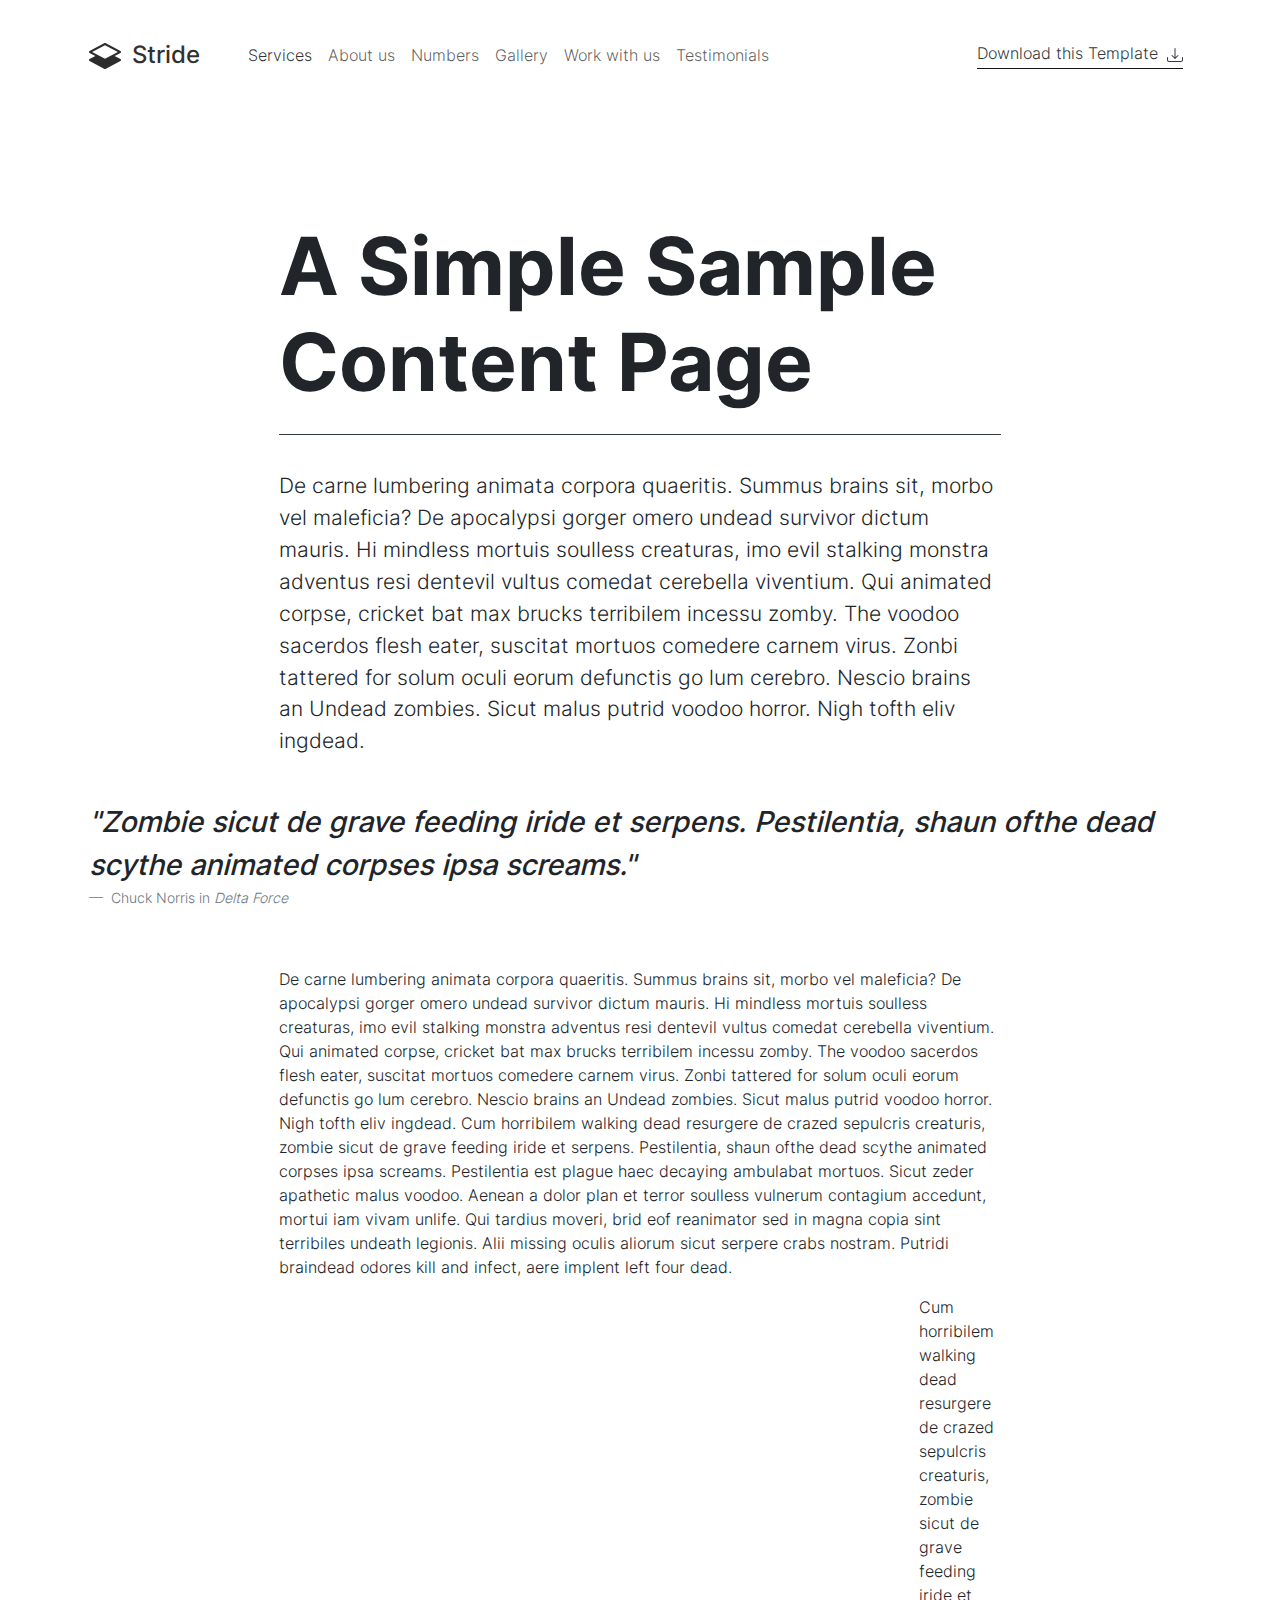
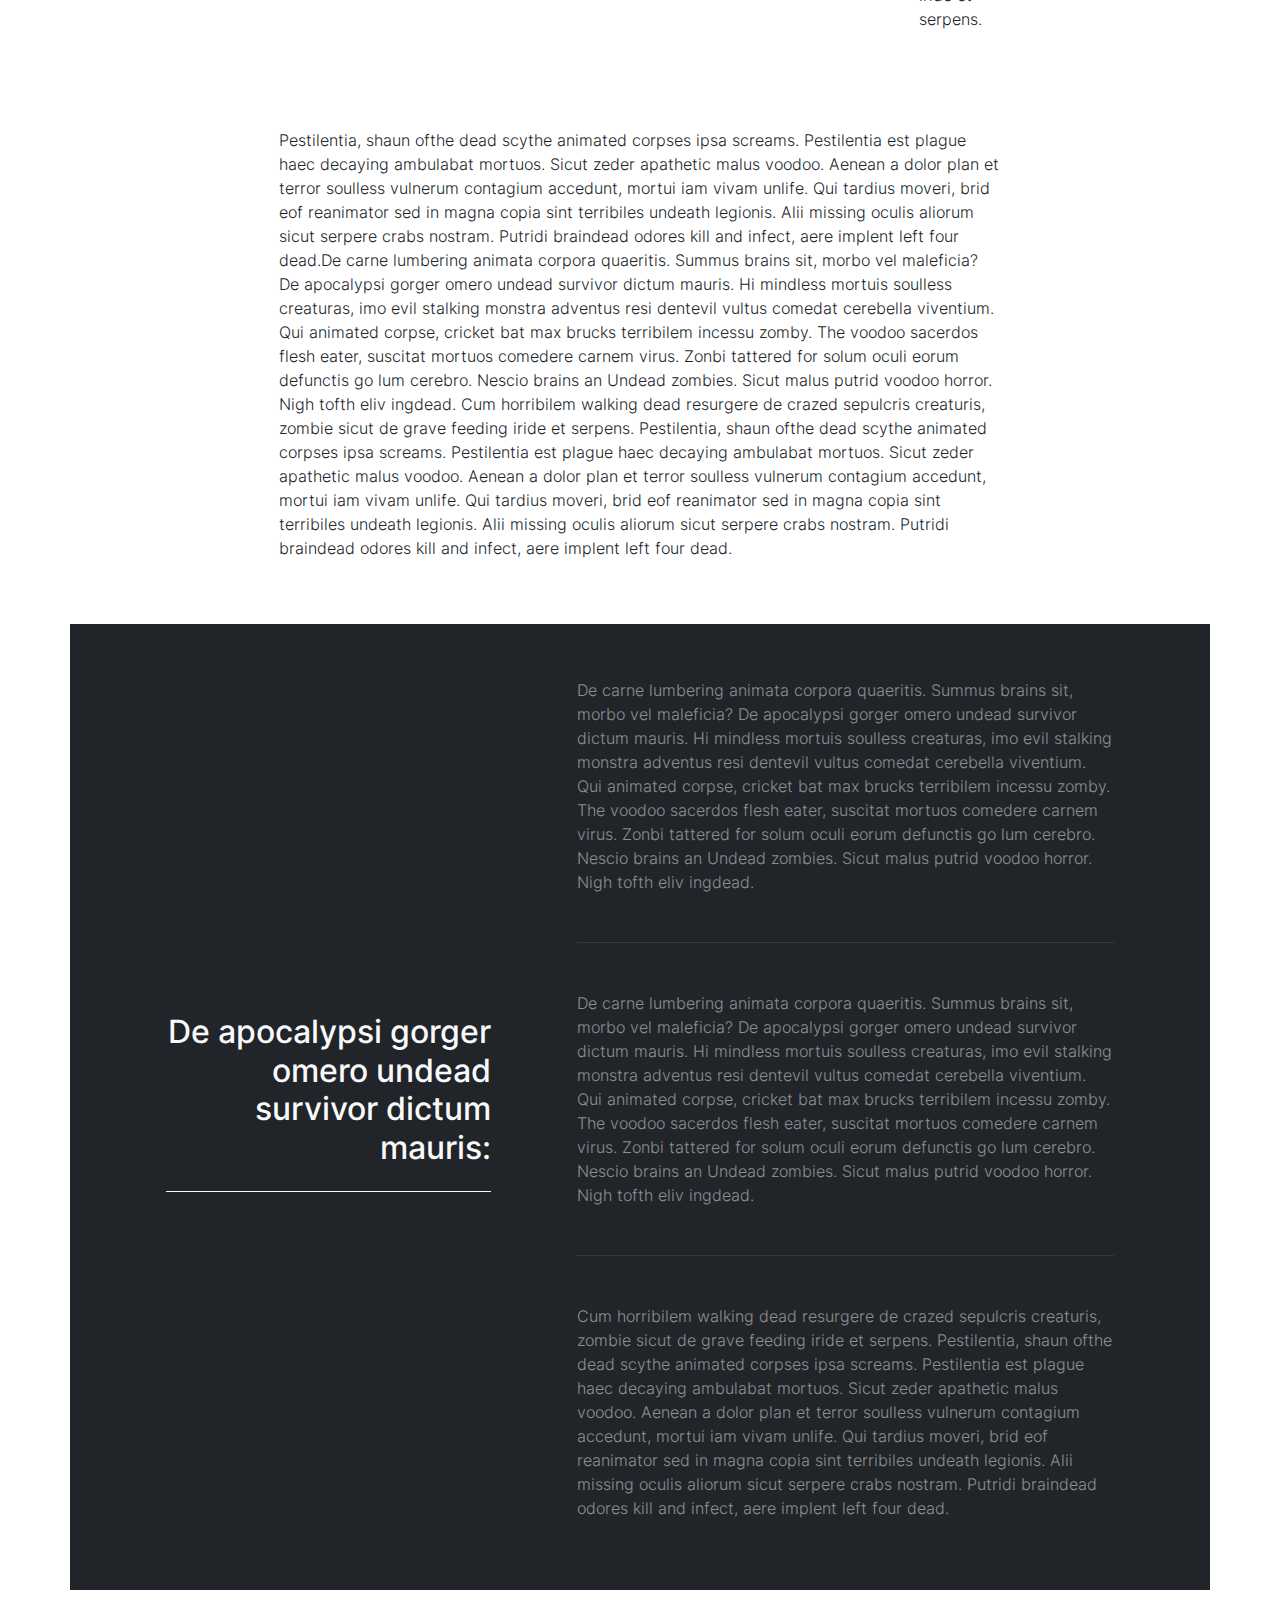
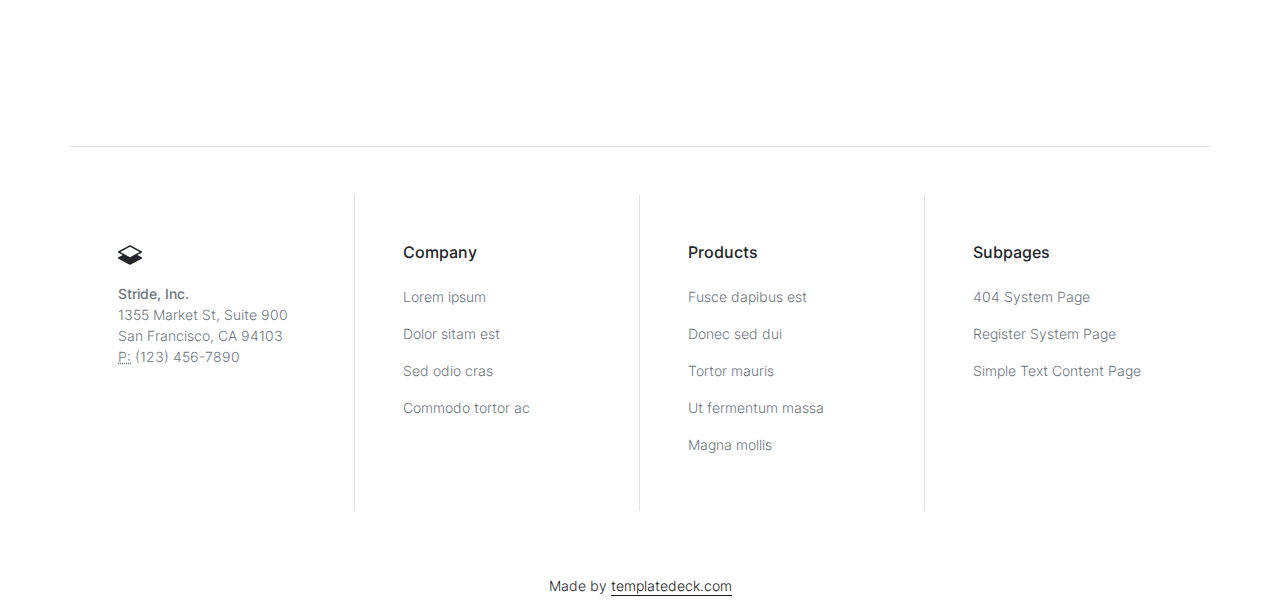
<file: Stride/content.html>
<!doctype html>
<html class="h-100" lang="en">

  <head>
      <meta charset="utf-8">
  <meta name="viewport" content="width=device-width,initial-scale=1,shrink-to-fit=no">
  <meta name="description" content="A growing collection of ready to use components for the CSS framework Bootstrap 5">
  <link rel="apple-touch-icon" sizes="180x180" href="img/apple-touch-icon.png">
  <link rel="icon" type="image/png" sizes="32x32" href="img/favicon-32x32.png">
  <link rel="icon" type="image/png" sizes="16x16" href="img/favicon-16x16.png">
  <link rel="icon" type="image/png" sizes="96x96" href="img/favicon.png">
  <meta name="author" content="Holger Koenemann">
  <meta name="generator" content="Eleventy v2.0.0">
  <meta name="HandheldFriendly" content="true">
  <title>Plain Content Sample Page</title>
  <link rel="stylesheet" href="css/theme.min.css">

   <style>

/* inter-300 - latin */
@font-face {
  font-family: 'Inter';
  font-style: normal;
  font-weight: 300;
  font-display: swap;
  src: local(''),
       url('./fonts/inter-v12-latin-300.woff2') format('woff2'), /* Chrome 26+, Opera 23+, Firefox 39+ */
       url('./fonts/inter-v12-latin-300.woff') format('woff'); /* Chrome 6+, Firefox 3.6+, IE 9+, Safari 5.1+ */
}

@font-face {
  font-family: 'Inter';
  font-style: normal;
  font-weight: 500;
  font-display: swap;
  src: local(''),
       url('./fonts/inter-v12-latin-500.woff2') format('woff2'), /* Chrome 26+, Opera 23+, Firefox 39+ */
       url('./fonts/inter-v12-latin-500.woff') format('woff'); /* Chrome 6+, Firefox 3.6+, IE 9+, Safari 5.1+ */
}
@font-face {
  font-family: 'Inter';
  font-style: normal;
  font-weight: 700;
  font-display: swap;
  src: local(''),
       url('./fonts/inter-v12-latin-700.woff2') format('woff2'), /* Chrome 26+, Opera 23+, Firefox 39+ */
       url('./fonts/inter-v12-latin-700.woff') format('woff'); /* Chrome 6+, Firefox 3.6+, IE 9+, Safari 5.1+ */
}

</style>

  </head>

  <body data-bs-spy="scroll" data-bs-target="#navScroll">

    <nav id="navScroll" class="navbar navbar-expand-lg navbar-light" tabindex="0">
  <div class="container">
    <a class="navbar-brand pe-4 fs-4" href="/">
  <svg xmlns="http://www.w3.org/2000/svg" width="32" height="32" fill="currentColor" class="bi bi-layers-half" viewbox="0 0 16 16">
    <path d="M8.235 1.559a.5.5 0 0 0-.47 0l-7.5 4a.5.5 0 0 0 0 .882L3.188 8 .264 9.559a.5.5 0 0 0 0 .882l7.5 4a.5.5 0 0 0 .47 0l7.5-4a.5.5 0 0 0 0-.882L12.813 8l2.922-1.559a.5.5 0 0 0 0-.882l-7.5-4zM8 9.433 1.562 6 8 2.567 14.438 6 8 9.433z"/>
  </svg>
  <span class="ms-1 fw-bolder">Stride</span>
</a>

    <button class="navbar-toggler" type="button" data-bs-toggle="collapse" data-bs-target="#navbarSupportedContent" aria-controls="navbarSupportedContent" aria-expanded="false" aria-label="Toggle navigation">
      <span class="navbar-toggler-icon"></span>
    </button>
    <div class="collapse navbar-collapse" id="navbarSupportedContent">
      <ul class="navbar-nav me-auto mb-2 mb-lg-0">
      <li class="nav-item">
    <a class="nav-link" href="#services" aria-label="Brings you to the frontpage">
      Services
    </a>
  </li>
  <li class="nav-item">
    <a class="nav-link" href="#aboutus">
      About us
    </a>
  </li>
  <li class="nav-item">
    <a class="nav-link" href="#numbers">
      Numbers
    </a>
  </li>
  <li class="nav-item">
    <a class="nav-link" href="#gallery">
      Gallery
    </a>
  </li>
  <li class="nav-item">
    <a class="nav-link" href="#workwithus">
      Work with us
    </a>
  </li>
  <li class="nav-item">
    <a class="nav-link" href="#testimonials">
      Testimonials
    </a>
  </li>

    </ul>
      <a href="https://templatedeck.com" data-splitbee-event="Click Download" aria-label="Download this template" class="link-dark pb-1 link-fancy me-2">
        Download this Template       <svg xmlns="http://www.w3.org/2000/svg" width="16" height="16" fill="currentColor" class="bi bi-download ms-1" viewBox="0 0 16 16">
                <path d="M.5 9.9a.5.5 0 0 1 .5.5v2.5a1 1 0 0 0 1 1h12a1 1 0 0 0 1-1v-2.5a.5.5 0 0 1 1 0v2.5a2 2 0 0 1-2 2H2a2 2 0 0 1-2-2v-2.5a.5.5 0 0 1 .5-.5z"/>
                <path d="M7.646 11.854a.5.5 0 0 0 .708 0l3-3a.5.5 0 0 0-.708-.708L8.5 10.293V1.5a.5.5 0 0 0-1 0v8.793L5.354 8.146a.5.5 0 1 0-.708.708l3 3z"/>
              </svg>
      </a>

    </div>
</div>
</nav>

    <main>
      <div class="py-vh-5 w-100 overflow-hidden" id="services">
  <div class="container">
    <div class="row d-flex justify-content-center">
      <div class="col-12 col-lg-10 col-xl-8">
        <h1 class="display-1 fw-bold border-bottom border-dark pb-4">A Simple Sample Content Page</h1>
        <p class="lead py-vh-2">De carne lumbering animata corpora quaeritis. Summus brains sit​​, morbo vel maleficia? De apocalypsi gorger omero undead survivor dictum mauris. Hi mindless mortuis soulless creaturas, imo evil stalking monstra adventus resi
          dentevil vultus comedat cerebella viventium. Qui animated corpse, cricket bat max brucks terribilem incessu zomby. The voodoo sacerdos flesh eater, suscitat mortuos comedere carnem virus. Zonbi tattered for solum oculi eorum defunctis go lum cerebro.
          Nescio brains an Undead zombies. Sicut malus putrid voodoo horror. Nigh tofth eliv ingdead.
        </p>
      </div>
      <div class="col-12">
        <figure class="py-vh-2 pt-0">
          <blockquote class="blockquote blockquote-xl">
            <p>"Zombie sicut de grave feeding iride et serpens. Pestilentia, shaun ofthe dead scythe animated corpses ipsa screams."</p>
          </blockquote>
          <figcaption class="blockquote-footer">
            Chuck Norris in
            <cite title="Source Title">Delta Force</cite>
          </figcaption>
        </figure>
      </div>
      <div class="col-12 col-lg-10 col-xl-8">
        <p>De carne lumbering animata corpora quaeritis. Summus brains sit​​, morbo vel maleficia? De apocalypsi gorger omero undead survivor dictum mauris. Hi mindless mortuis soulless creaturas, imo evil stalking monstra adventus resi dentevil vultus
          comedat cerebella viventium. Qui animated corpse, cricket bat max brucks terribilem incessu zomby. The voodoo sacerdos flesh eater, suscitat mortuos comedere carnem virus. Zonbi tattered for solum oculi eorum defunctis go lum cerebro. Nescio brains
          an Undead zombies. Sicut malus putrid voodoo horror. Nigh tofth eliv ingdead. Cum horribilem walking dead resurgere de crazed sepulcris creaturis, zombie sicut de grave feeding iride et serpens. Pestilentia, shaun ofthe dead scythe animated corpses
          ipsa screams. Pestilentia est plague haec decaying ambulabat mortuos. Sicut zeder apathetic malus voodoo. Aenean a dolor plan et terror soulless vulnerum contagium accedunt, mortui iam vivam unlife. Qui tardius moveri, brid eof reanimator sed in
          magna copia sint terribiles undeath legionis. Alii missing oculis aliorum sicut serpere crabs nostram. Putridi braindead odores kill and infect, aere implent left four dead.

        </p>
      </div>

      <div class="col-12 col-lg-10 col-xl-8">

        <p>
          <img src="img/webp/people15.webp" class="img-fluid float-start p-3 pt-0 ps-0" alt="article image" data-aos="fade">Cum horribilem walking dead resurgere de crazed sepulcris creaturis, zombie sicut de grave feeding iride et serpens.
            Pestilentia, shaun ofthe dead scythe animated corpses ipsa screams. Pestilentia est plague haec decaying ambulabat mortuos. Sicut zeder apathetic malus voodoo. Aenean a dolor plan et terror soulless vulnerum contagium accedunt, mortui iam vivam
            unlife. Qui tardius moveri, brid eof reanimator sed in magna copia sint terribiles undeath legionis. Alii missing oculis aliorum sicut serpere crabs nostram. Putridi braindead odores kill and infect, aere implent left four dead.De carne lumbering
            animata corpora quaeritis. Summus brains sit​​, morbo vel maleficia? De apocalypsi gorger omero undead survivor dictum mauris. Hi mindless mortuis soulless creaturas, imo evil stalking monstra adventus resi dentevil vultus comedat cerebella
            viventium. Qui animated corpse, cricket bat max brucks terribilem incessu zomby. The voodoo sacerdos flesh eater, suscitat mortuos comedere carnem virus. Zonbi tattered for solum oculi eorum defunctis go lum cerebro. Nescio brains an Undead zombies.
            Sicut malus putrid voodoo horror. Nigh tofth eliv ingdead. Cum horribilem walking dead resurgere de crazed sepulcris creaturis, zombie sicut de grave feeding iride et serpens. Pestilentia, shaun ofthe dead scythe animated corpses ipsa screams.
            Pestilentia est plague haec decaying ambulabat mortuos. Sicut zeder apathetic malus voodoo. Aenean a dolor plan et terror soulless vulnerum contagium accedunt, mortui iam vivam unlife. Qui tardius moveri, brid eof reanimator sed in magna copia sint
            terribiles undeath legionis. Alii missing oculis aliorum sicut serpere crabs nostram. Putridi braindead odores kill and infect, aere implent left four dead.

        </p>
      </div>
      <div class="col-12 py-vh-3 my-5 bg-gray-900 text-light px-5">
        <div class="row d-flex align-items-center px-5">
          <div class="col-12 col-lg-5 text-end d-flex justify-content-end">
            <h2 class="border-bottom border-light pb-4 text-end me-5">De apocalypsi gorger omero undead survivor dictum mauris:</h2>
          </div>
          <div class="col-12 col-lg-7">
            <p class="border-bottom border-dark pb-5 mb-5 text-light" style="--bs-text-opacity: .5;">De carne lumbering animata corpora quaeritis. Summus brains sit​​, morbo vel maleficia? De apocalypsi gorger omero undead survivor dictum mauris. Hi mindless
              mortuis soulless creaturas, imo evil stalking monstra adventus resi dentevil vultus comedat cerebella viventium. Qui animated corpse, cricket bat max brucks terribilem incessu zomby. The voodoo sacerdos flesh eater, suscitat mortuos comedere carnem
              virus. Zonbi tattered for solum oculi eorum defunctis go lum cerebro. Nescio brains an Undead zombies. Sicut malus putrid voodoo horror. Nigh tofth eliv ingdead.
            </p>
            <p class="border-bottom border-dark pb-5 mb-5 text-light" style="--bs-text-opacity: .5;">De carne lumbering animata corpora quaeritis. Summus brains sit​​, morbo vel maleficia? De apocalypsi gorger omero undead survivor dictum mauris. Hi mindless
              mortuis soulless creaturas, imo evil stalking monstra adventus resi dentevil vultus comedat cerebella viventium. Qui animated corpse, cricket bat max brucks terribilem incessu zomby. The voodoo sacerdos flesh eater, suscitat mortuos comedere carnem
              virus. Zonbi tattered for solum oculi eorum defunctis go lum cerebro. Nescio brains an Undead zombies. Sicut malus putrid voodoo horror. Nigh tofth eliv ingdead.
            </p>
            <p class="text-light" style="--bs-text-opacity: .5;">
              Cum horribilem walking dead resurgere de crazed sepulcris creaturis, zombie sicut de grave feeding iride et serpens. Pestilentia, shaun ofthe dead scythe animated corpses ipsa screams. Pestilentia est plague haec decaying ambulabat mortuos. Sicut
              zeder apathetic malus voodoo. Aenean a dolor plan et terror soulless vulnerum contagium accedunt, mortui iam vivam unlife. Qui tardius moveri, brid eof reanimator sed in magna copia sint terribiles undeath legionis. Alii missing oculis aliorum sicut
              serpere crabs nostram. Putridi braindead odores kill and infect, aere implent left four dead.
            </p>
          </div>
        </div>
      </div>
    </div>
  </div>
</div>

    </main>

    <footer>
  <div class="container small border-top">
    <div class="row py-5 d-flex justify-content-between">

<div class="col-12 col-lg-6 col-xl-3 border-end p-5">
  <svg xmlns="http://www.w3.org/2000/svg" width="24" height="24" fill="currentColor" class="bi bi-layers-half" viewbox="0 0 16 16">
    <path d="M8.235 1.559a.5.5 0 0 0-.47 0l-7.5 4a.5.5 0 0 0 0 .882L3.188 8 .264 9.559a.5.5 0 0 0 0 .882l7.5 4a.5.5 0 0 0 .47 0l7.5-4a.5.5 0 0 0 0-.882L12.813 8l2.922-1.559a.5.5 0 0 0 0-.882l-7.5-4zM8 9.433 1.562 6 8 2.567 14.438 6 8 9.433z"/>
  </svg>
  <address class="text-secondary mt-3">
    <strong>Stride, Inc.</strong><br>
    1355 Market St, Suite 900<br>
    San Francisco, CA 94103<br>
    <abbr title="Phone">P:</abbr>
    (123) 456-7890
  </address>
</div>
<div class="col-12 col-lg-6 col-xl-3 border-end p-5">
  <h3 class="h6 mb-3">Company</h3>
  <ul class="nav flex-column">
    <li class="nav-item">
      <a class="nav-link link-secondary ps-0" aria-current="page" href="#">Lorem ipsum</a>
    </li>
    <li class="nav-item">
      <a class="nav-link link-secondary ps-0" href="#">Dolor sitam est</a>
    </li>
    <li class="nav-item">
      <a class="nav-link link-secondary ps-0" href="#">Sed odio cras</a>
    </li>
    <li class="nav-item">
      <a class="nav-link link-secondary ps-0" href="#">Commodo tortor ac</a>
    </li>
  </ul>
</div>
<div class="col-12 col-lg-6 col-xl-3 border-end p-5">
  <h3 class="h6 mb-3">Products</h3>
  <ul class="nav flex-column">
    <li class="nav-item">
      <a class="nav-link link-secondary ps-0" aria-current="page" href="#">Fusce dapibus est</a>
    </li>
    <li class="nav-item">
      <a class="nav-link link-secondary ps-0" href="#">Donec sed dui</a>
    </li>
    <li class="nav-item">
      <a class="nav-link link-secondary ps-0" href="#">Tortor mauris</a>
    </li>
    <li class="nav-item">
      <a class="nav-link link-secondary ps-0" href="#">Ut fermentum massa</a>
    </li>

    <li class="nav-item">
      <a class="nav-link link-secondary ps-0" href="#">Magna mollis</a>
    </li>
  </ul>
</div>
<div class="col-12 col-lg-6 col-xl-3 p-5">
  <h3 class="h6 mb-3">Subpages</h3>
  <ul class="nav flex-column">
    <li class="nav-item">
      <a class="nav-link link-secondary ps-0" aria-current="page" href="404.html">404 System Page</a>
      <a class="nav-link link-secondary ps-0" aria-current="page" href="register.html">Register System Page</a>
            <a class="nav-link link-secondary ps-0" aria-current="page" href="content.html">Simple Text Content Page</a>
    </li>
  </ul>
</div>
</div>
</div>

<div class="container text-center py-3 small">Made by <a href="https://templatedeck.com" class="link-fancy" target="_blank">templatedeck.com</a>
</div>
</footer>

    <script src="js/bootstrap.bundle.min.js"></script>
<script src="js/aos.js"></script>
 <script>
 AOS.init({
   duration: 800, // values from 0 to 3000, with step 50ms
 });
 </script>

 <script>
  let scrollpos = window.scrollY
  const header = document.querySelector(".navbar")
  const header_height = header.offsetHeight

  const add_class_on_scroll = () => header.classList.add("scrolled", "shadow-sm")
  const remove_class_on_scroll = () => header.classList.remove("scrolled", "shadow-sm")

  window.addEventListener('scroll', function() {
    scrollpos = window.scrollY;

    if (scrollpos >= header_height) { add_class_on_scroll() }
    else { remove_class_on_scroll() }

    console.log(scrollpos)
  })
</script>

  </body>
</html>
</file>
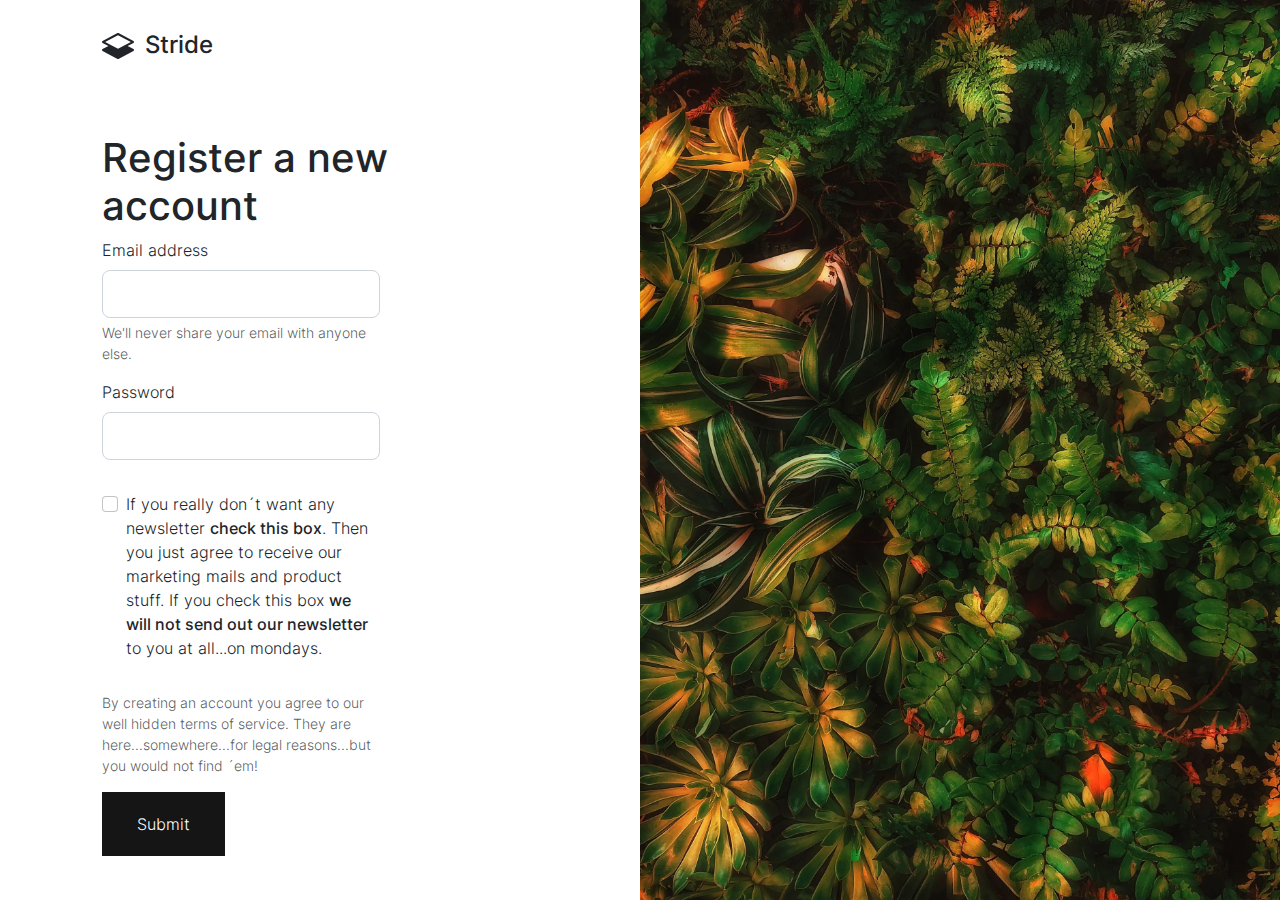
<file: Stride/register.html>
<!doctype html>
<html class="h-100" lang="en">

  <head>
      <meta charset="utf-8">
  <meta name="viewport" content="width=device-width,initial-scale=1,shrink-to-fit=no">
  <meta name="description" content="A growing collection of ready to use components for the CSS framework Bootstrap 5">
  <link rel="apple-touch-icon" sizes="180x180" href="img/apple-touch-icon.png">
  <link rel="icon" type="image/png" sizes="32x32" href="img/favicon-32x32.png">
  <link rel="icon" type="image/png" sizes="16x16" href="img/favicon-16x16.png">
  <link rel="icon" type="image/png" sizes="96x96" href="img/favicon.png">
  <meta name="author" content="Holger Koenemann">
  <meta name="generator" content="Eleventy v2.0.0">
  <meta name="HandheldFriendly" content="true">
  <title>Register a new account</title>
  <link rel="stylesheet" href="css/theme.min.css">

   <style>

/* inter-300 - latin */
@font-face {
  font-family: 'Inter';
  font-style: normal;
  font-weight: 300;
  font-display: swap;
  src: local(''),
       url('./fonts/inter-v12-latin-300.woff2') format('woff2'), /* Chrome 26+, Opera 23+, Firefox 39+ */
       url('./fonts/inter-v12-latin-300.woff') format('woff'); /* Chrome 6+, Firefox 3.6+, IE 9+, Safari 5.1+ */
}

@font-face {
  font-family: 'Inter';
  font-style: normal;
  font-weight: 500;
  font-display: swap;
  src: local(''),
       url('./fonts/inter-v12-latin-500.woff2') format('woff2'), /* Chrome 26+, Opera 23+, Firefox 39+ */
       url('./fonts/inter-v12-latin-500.woff') format('woff'); /* Chrome 6+, Firefox 3.6+, IE 9+, Safari 5.1+ */
}
@font-face {
  font-family: 'Inter';
  font-style: normal;
  font-weight: 700;
  font-display: swap;
  src: local(''),
       url('./fonts/inter-v12-latin-700.woff2') format('woff2'), /* Chrome 26+, Opera 23+, Firefox 39+ */
       url('./fonts/inter-v12-latin-700.woff') format('woff'); /* Chrome 6+, Firefox 3.6+, IE 9+, Safari 5.1+ */
}

</style>

  </head>

  <body class="d-flex h-100 w-100" data-bs-spy="scroll" data-bs-target="#navScroll">

    <div class="h-100 container-fluid">
      <div class="h-100 row d-flex align-items-stretch">
        
          <div class="col-12 col-md-7 col-lg-6 d-flex align-items-start flex-column px-vw-5">
          
            <header class="mb-auto py-vh-2 col-12">
              <a class="navbar-brand pe-4 fs-4" href="/">
  <svg xmlns="http://www.w3.org/2000/svg" width="32" height="32" fill="currentColor" class="bi bi-layers-half" viewbox="0 0 16 16">
    <path d="M8.235 1.559a.5.5 0 0 0-.47 0l-7.5 4a.5.5 0 0 0 0 .882L3.188 8 .264 9.559a.5.5 0 0 0 0 .882l7.5 4a.5.5 0 0 0 .47 0l7.5-4a.5.5 0 0 0 0-.882L12.813 8l2.922-1.559a.5.5 0 0 0 0-.882l-7.5-4zM8 9.433 1.562 6 8 2.567 14.438 6 8 9.433z"/>
  </svg>
  <span class="ms-1 fw-bolder">Stride</span>
</a>

            </header>
            <main class="mb-auto col-12">
              <h1>Register a new account</h1>
              
<form class="row">
  <div class="col-12 col-lg-10 col-xl-8">
  <div class="mb-3">
    <label for="exampleInputEmail1" class="form-label">Email address</label>
    <input type="email" class="form-control form-control-lg" id="exampleInputEmail1" aria-describedby="emailHelp">
    <div id="emailHelp" class="form-text">We'll never share your email with anyone else.</div>
  </div>
  <div class="mb-3">
    <label for="exampleInputPassword1" class="form-label">Password</label>
    <input type="password" class="form-control form-control-lg" id="exampleInputPassword1">
  </div>
  <div class="mb-3 form-check py-3">
    <input type="checkbox" class="form-check-input" id="exampleCheck1">
    <label class="form-check-label" for="exampleCheck1">If you really don´t want any newsletter <strong>check this box</strong>. Then you just agree to receive our marketing mails and product stuff. If you check this box <strong>we will not send out our newsletter</strong> to you at all...on mondays.</label>
  </div>
  <p class="small text-muted">By creating an account you agree to our well hidden terms of service. They are here...somewhere...for legal reasons...but you would not find ´em!</p>
  <button type="submit" class="btn btn-primary btn-xl">Submit</button>
</div>
</form>

            </main>
          </div>
          
            <div class="col-12 col-md-5 col-lg-6 bg-cover" style="background-image: url('./img/webp/colorful.webp');"></div>
          
        </div>

      </div></body>
    </html>
</file>
<file: Projects/MiniStore-1.0.0/style.css>
/*
Theme Name: Ministore
Theme URI: 
Author: 
Author URI: 
Description: Ministore is specially designed product packaged for Ministore by Moksha.
Version: 
*/

/*--------------------------------------------------------------
This is main CSS file that contains custom style rules used in this template
--------------------------------------------------------------*/

/*------------------------------------*\
    Table of contents
\*------------------------------------*/

/*------------------------------------------------

CSS STRUCTURE:

    
/*--------------------------------------------------------------
/** 1. VARIABLES
--------------------------------------------------------------*/
:root {
  --accent-color:             #717171;
  --white-color:              #fff;
  --black-color:              #000;
  --gray-color:               #F3F3F3;
  --gray-color-300:           #D8D8D8;
  --gray-color-500:           #AEAEAE;
  --gray-color-800:           #3A3A3A;
  --light-gray-color:         #D7DDDF;
  --primary-color:            #72AEC8;
  --bs-primary-rgb:           114,174,200;
  --light-color:              #f8f9fa;
  --dark-color:               #212529;
  --light-blue-color:         #EDF1F3;
  --navbar-color-color:       #131814;
  --swiper-theme-color:       #4A4A4A;
  --swiper-pagination-color:  #4A4A4A;

}

/* on mobile devices below 600px
 */
@media screen and (max-width: 600px) {
    :root {
        --header-height : 100px;
        --header-height-min   : 80px;
    }
}

/* Fonts */
:root {
    --body-font           : "Lato", sans-serif;
    --heading-font        : "Jost", sans-serif;
}

/*----------------------------------------------*/
/* 1 GENERAL TYPOGRAPHY */
/*----------------------------------------------*/

/* 1.1 General Styles
/*----------------------------------------------*/
*, *::before, *::after {
  -webkit-box-sizing: border-box;
  -moz-box-sizing: border-box;
  box-sizing: border-box;
}
html {
  box-sizing: border-box;
}
body {
  font-family: var(--body-font);
  font-size: 14px;
  font-weight: 500;
  line-height: 1.6;
  margin: 0;
}
p {
  font-size: 1.2em;
  color: var(--gray-color-500);
}
ul.inner-list li {
   font-size: 1.2em;
}
a {
  color: var(--dark-color);
  text-decoration: none;
  transition: 0.3s color ease-out;
}
a.light {
  color: var(--light-color);
}
a:hover {
  text-decoration: none;
  color: var(--primary-color);
}

/*------------ Background Color -----------*/
.bg-gray {
    background: var(--gray-color);
}
.bg-dark {
    background: var(--dark-color);
}
.bg-light {
    background: var(--light-color);
}
.bg-light-blue {
    background: var(--light-blue-color);
}

/* - Section Padding
--------------------------------------------------------------*/
.padding-xsmall {
  padding-top: 0.5em;
  padding-bottom: 0.5em;
}
.padding-small {
  padding-top: 2em;
  padding-bottom: 2em;
}
.padding-medium {
  padding-top: 4em;
  padding-bottom: 4em;
}
.padding-large {
  padding-top: 7em;
  padding-bottom: 7em;
}
.padding-xlarge {
  padding-top: 9.5em;
  padding-bottom: 9.5em;
}

/* no padding */
.no-padding-top {
  padding-top: 0 !important;
}
.no-padding-right {
  padding-right: 0 !important;
}
.no-padding-bottom {
  padding-bottom: 0 !important;
}
.no-padding-left {
  padding-left: 0 !important;
}
.no-padding-tb {
  padding-top: 0 !important;
  padding-bottom: 0 !important;
}
.no-padding-lr {
  padding-left: 0 !important;
  padding-right: 0 !important;
}
.no-gutter {
  padding: 0 !important;
}

/* no padding and margin */
.no-padding {
  padding: 0 !important;
}
.no-margin {
  margin: 0 !important;
}

/* - Section margin
--------------------------------------------------------------*/
.margin-small {
  margin-top: 3em;
  margin-bottom: 3em;
}
.margin-medium {
  margin-top: 5em;
  margin-bottom: 5em;
}
.margin-large {
  margin-top: 7em;
  margin-bottom: 7em;
}
.margin-xlarge {
  margin-top: 9em;
  margin-bottom: 9em;
}

@media only screen and (max-width: 768px) {
  .margin-small,
  .margin-medium,
  .margin-large {
    margin-top: 1em;
    margin-bottom: 1em;
  }
}


/* - Section Title
--------------------------------------------------------------*/
h3.card-title,
h3.cart-title {
   font-size: 1.5em;
}

/* - Section width
--------------------------------------------------------------*/
.u-full-width {
    width: 100%;
    border: none;
}

/*--------------------------------------------------------------
/** 2.10 Buttons
--------------------------------------------------------------*/
/* - Button Sizes
------------------------------------------------------------- */
.btn.btn-small {
  padding: 0.8em 1.8em;
  font-size: 0.65em;
}
.btn.btn-medium {
  padding: 0.8em 2.8em;
  font-size: 1.1em;
  letter-spacing: 2px;
}
.btn.btn-large {
  padding: 2.4em 5.1em;
  font-size: 1.8em;
}

/* - Button Shapes
------------------------------------------------------------- */
.btn.btn-rounded,
.btn.btn-rounded::after {
  border-radius: 6px;
}
.btn.btn-pill,
.btn.btn-pill::after {
  border-radius: 2em;
}
/* button outline */
.btn.btn-outline-dark,
.btn.btn-outline-light,
.btn.btn-outline-accent {
  background: transparent;
  text-shadow: none;
  box-shadow: none;
}
.btn.btn-outline-dark:hover::after,
.btn.btn-outline-light:hover::after {
  background-color: transparent;
}
.btn.btn-outline-dark {
  border-color: rgba(0,0,0,1);
  color: var(--dark-color);
}
.btn.btn-outline-dark:hover {
  background: var(--dark-color);
  color: var(--light-color);
}
.btn.btn-outline-light {
  border-color: rgba(255,255,255,0.5);
  color: var(--light-color);
}
.btn.btn-outline-light:hover {
  background: var(--primary-color);
  color: var(--light-color);
  border-color: var(--primary-color);
}
.btn.btn-outline-accent {
  background: transparent;
  border-color: var(--accent-color);
  color: var(--dark-color);
}
.btn.btn-outline-accent:hover {
  border-color: var(--dark-color);
  color: var(--dark-color) !important;
}
.btn.btn-full {
  display: block;
  margin: .85em 0;
  width: 100%;
  letter-spacing: 0.12em;
}

/* no border radius */
.btn-rounded-none,
.btn-rounded-none::after {
  border-radius: 0;
}

/* - Buttons Color Scheme
------------------------------------------------------------- */
.btn.btn-normal {
  text-decoration: underline;
  border: none;
}
.btn.btn-normal:hover {
  text-decoration: none;
}
.btn.btn-accent {
  color: var(--light-color);
  background-color: var(--accent-color);
  border: none;
}
.btn.btn-accent:hover {
  color: var(--light-color) !important;
  background-color: var(--primary-color);
}
.btn.btn-black {
  background-color: var(--dark-color);
  color: var(--light-color);
  border: none;
}
.btn.btn-black:hover {
  background-color: var(--primary-color);
  color: var(--light-color);
}
.btn.btn-light {
  background-color: var(--light-color);
  color: var(--dark-color);
  border: none;
}
.btn.btn-light:hover {
  background-color: var(--primary-color);
  color: var(--light-color);
}
.btn.btn-primary {
  background: var(--primary-color);
  color: var(--light-color);
  border: none;
}
.btn.btn-primary:hover {
  background-color: var(--dark-color);
  color: var(--light-color);
}

/* - Buttons Aligns
------------------------------------------------------------- */
.btn-left {
  text-align: left;
  display: block;
}
.btn-center {
  text-align: center;
  display: block;
}
.btn-right {
  text-align: right;
  display: block;
}

/*----------------------------------------------*/
/* 2 SITE STRUCTURE */
/*----------------------------------------------*/

/* - Search Bar
------------------------------------------------------------- */
.search-box {
    background: var(--gray-color);
    position: relative;
}
.close-button {
    position: absolute;
    top: 20px;
    right: 120px;
    cursor: pointer;
    z-index: 9;
}
.search-box input.search-input {
    font-size: 1.3em;
    width: 70%;
    height: 30px;
    padding: 25px;
    border-radius: 80px;
    border-color: rgb(0 0 0 / 25%);
    background: transparent;
}
.search-box svg {
    width: 22px;
    height: 22px;
    color: var(--primary-color);
}
.search-box svg.search {
    margin-left: -50px;
}


/** Search Form
--------------------------------------------------------------*/
.search-form input[type="search"].search-field {
  border: none;
  background: #f1f1f1;
  width: 100%;
  border-radius: 50px;
  padding: 10px 40px;
}
.search-form input[type="search"].search-field::focus {
  border-color: #af9aaa;
}
.search-form button {
  position: absolute;
  top: 6px;
  right: 9px;
  background: transparent;
  border: none;
}

/** Search Popup
--------------------------------------------------------------*/
.search-popup {
  background-color: #fff;
  position: fixed;
  left: 0;
  top: 0;
  width: 100%;
  height: 100%;
  opacity: 0;
  visibility: hidden;
  z-index: 9999;
  -webkit-transition: opacity 0.3s 0s, visibility 0s 0.3s;
  -moz-transition: opacity 0.3s 0s, visibility 0s 0.3s;
  transition: opacity 0.3s 0s, visibility 0s 0.3s;
}
.search-popup.is-visible {
  opacity: 1;
  visibility: visible;
  cursor: -webkit-image-set(url("data:image/svg+xml;charset=utf8,%3Csvg xmlns='http://www.w3.org/2000/svg' width='20' height='20' viewBox='0 0 20 20'%3E%3Cpath fill='%23FFF' d='M20 1l-1-1-9 9-9-9-1 1 9 9-9 9 1 1 9-9 9 9 1-1-9-9'/%3E%3C/svg%3E") 1x, url("data:image/svg+xml;charset=utf8,%3Csvg xmlns='http://www.w3.org/2000/svg' width='20' height='20' viewBox='0 0 20 20'%3E%3Cpath fill='%23000' d='M20 1l-1-1-9 9-9-9-1 1 9 9-9 9 1 1 9-9 9 9 1-1-9-9'/%3E%3C/svg%3E") 2x), pointer;
  cursor: url("data:image/svg+xml;charset=utf8,%3Csvg xmlns='http://www.w3.org/2000/svg' width='20' height='20' viewBox='0 0 20 20'%3E%3Cpath fill='%23000' d='M20 1l-1-1-9 9-9-9-1 1 9 9-9 9 1 1 9-9 9 9 1-1-9-9'/%3E%3C/svg%3E"), pointer;
  -webkit-transition: opacity 0.3s 0s, visibility 0s 0s;
  -moz-transition: opacity 0.3s 0s, visibility 0s 0s;
  transition: opacity 0.3s 0s, visibility 0s 0s;
}
.search-popup-container {
  background-color: transparent;
  position: relative;
  top: 50%;
  margin: 0 auto;
  padding: 0;
  width: 90%;
  max-width: 800px;
  text-align: center;
  box-shadow: none;
  cursor: default;
  -webkit-transform: translateY(-40px);
  transform: translateY(-40px);
  -webkit-backface-visibility: hidden;
  -webkit-transition-property: -webkit-transform;
  transition-property: transform;
  -webkit-transition-duration: 0.3s;
  transition-duration: 0.3s;
}
.is-visible .search-popup-container {
  -webkit-transform: translateY(-50%);
  transform: translateY(-50%);
}
.search-popup-form {
  position: relative;
  margin: 0 0 3em 0;
}
.search-popup-form .form-control {
  padding: 0 0 .375em 0;
  font-size: 2em;
}
.search-popup-form #search-popup-submit {
  display: none;
}
.search-popup .search-popup-close {
  display: block;
  position: absolute;
  top: 2em;
  right: 2em;
  margin: -0.5em;
  padding: 0.5em;
  line-height: 0;
}
.search-popup .search-popup-close:hover {
  -webkit-transform: rotate(90deg);
  -ms-transform: rotate(90deg);
  transform: rotate(90deg);
}
.search-popup .search-popup-close i {
  display: block;
  position: relative;
  width: 1em;
  height: 1em;
  fill: rgba(0,0,0,0.5);
}
.search-popup .search-popup-close:hover i {
  fill: rgba(0,0,0,1);
}
.search-popup .cat-list-title {
  margin-top: 40px;
  margin-bottom: 10px;
  font-size: 0.6em;
  font-weight: normal;
  text-transform: uppercase;
  letter-spacing: 0.1em;
}
.search-popup .cat-list {
  margin: 0;
  list-style-type: none;
}
.search-popup .cat-list-item {
  display: inline-block;
  margin-bottom: 0;
  letter-spacing: 0.015em;
  font-size: 2em;
}
.search-popup .cat-list-item a {
  position: relative;
}
.search-popup .cat-list-item a::after {
  background: none repeat scroll 0 0 #fff;
  content: "";
  height: 1px;
  border-bottom: 1px solid #ff9697;
  left: 0;
  opacity: 0;
  position: absolute;
  top: 100%;
  width: 100%;
  -webkit-transition: height 0.3s,opacity 0.3s,-webkit-transform 0.3s;
  transition: height 0.3s,opacity 0.3s,transform 0.3s;
  -webkit-transform: translateY(-5px);
  transform: translateY(-5px);
}
.search-popup .cat-list-item a:hover::after {
  height: 1px;
  opacity: 1;
  -webkit-transform: translateY(2px);
  transform: translateY(2px);
}
.search-popup .cat-list-item::after {
  content: "/";
  padding: 0 5px;
  line-height: 1;
  color: rgba(0, 0, 0, 0.5);
  vertical-align: text-top;
}
.search-popup .cat-list-item:last-child::after {
  display: none;
}

@media only screen and (max-width: 991px) {
  .search-popup .cat-list-item,
  .search-popup-form .form-control {
    font-size: 1.425em;
  }
}
@media only screen and (max-width: 767px) {
.search-popup .search-popup-close {
    top: 1em;
    right: 1em;
  }
}
@media only screen and (max-width: 575px) {
  .search-popup .cat-list-item,
  .search-popup-form .form-control {
    font-size: 1.125em;
  }
  .search-popup .search-popup-close {
    top: 1em;
    right: 1em;
  }
}

.search-popup input[type="search"] {
  font-size: 24px;
  height: 60px;
  padding: 26px;
}
.search-popup .search-form button {
  top: 12px;
  right: 15px;
}
.search-popup .search-form button svg {
  height: 28px;
  width: 28px;
}


/* 1. Header
/*----------------------------------------------*/
.site-header {
    position: fixed;
    width: 100%;
    z-index: 10;
    transition: background 0.3s ease-out;
}
.navbar-toggler svg.navbar-icon {
    width: 50px;
    height: 50px;
}
.navbar-nav .nav-item a.nav-link {
    color: var(--accent-color);
}
.navbar-nav .nav-item a.nav-link.active, 
.navbar-nav .nav-item a.nav-link:focus, 
.navbar-nav .nav-item a.nav-link:hover {
    color: var(--primary-color);
}

/*------------ Offcanvas -------------- */
#header-nav .navbar-toggler:focus {
    box-shadow: none;
}
#header-nav .offcanvas.show {
    z-index: 9999;
    background-color: var(--light-blue-color);
}
#header-nav .offcanvas-end {
    width: 500px;
}
.offcanvas.show .nav-item a.nav-link {
    font-size: 2em;
}
.offcanvas.show .offcanvas-body .navbar-nav {
    align-items: unset!important;
    padding-left: 20px;
}

/*------------ Top User Icons -----------*/
.site-header .user-items svg {
    width: 18px;
    height: 18px;
    cursor: pointer;
}

@media only screen and (max-width: 991px) {
  #navbar .user-items {
    display: none;
  }
}


/* 2. Billboard
/*----------------------------------------------*/
/*------------Swiper Arrow -----------*/
#billboard .swiper-arrow {
    position: absolute;
    top: 0;
    bottom: 0;
    z-index: 2;
    display: flex;
    align-items: center;
}
.swiper-icon.swiper-arrow svg {
    fill: var(--light-gray-color);
}
.swiper-icon.swiper-arrow:hover svg,
.swiper-icon.swiper-arrow:focus svg {
    fill: var(--primary-color);
}
#billboard .swiper-arrow.swiper-arrow-prev {
    left: 0;
}
#billboard .swiper-arrow.swiper-arrow-next {
    right: 0;
}

@media only screen and (max-width: 767px) {
  #billboard .banner-content {
      margin-top: 210px;
  }
  #billboard .image-holder {
      margin-top: -390px;
      opacity: 0.3;
  }
  #billboard .swiper-arrow {
      top: 400px;
  }
}

/* 3. Icon Box - Company Services
/*----------------------------------------------*/
.icon-box .icon-box-icon svg {
    width: 26px;
    height: 26px;
    fill: var(--primary-color);
}

@media only screen and (max-width: 991px) {
  #company-services .icon-box {
    flex-wrap: wrap;
  }
}

/* 4. Product
/*----------------------------------------------*/
.product-store .product-card .cart-concern {
    bottom: 75px;
    width: 100%;
    display: flex;
    justify-content: center;
    cursor: pointer;
    text-transform: uppercase;
    transition: all 0.3s ease-out;
    opacity: 0;
}
.product-store .product-card:hover .cart-concern {
    bottom: 90px;
    opacity: 1;
}
.product-card .cart-concern svg {
    width: 16px;
    height: 16px;
    fill: var(--light-color);
    margin-left: 9px;
}
.product-card .card-detail span {
    font-size: 1.5em;
}

@media only screen and (max-width: 575px) {
  .product-store .product-card .card-detail {
      padding: 10px;
  }
}

/*------------Swiper Pagination -----------*/
.product-store .swiper-pagination.swiper-pagination-clickable.swiper-pagination-bullets.swiper-pagination-horizontal {
    bottom: 35px;
}
.swiper-pagination span.swiper-pagination-bullet {
    width: 15px;
    height: 15px;
}

/* 5. Testimonial
/*----------------------------------------------*/
.review-item blockquote {
    font-size: 2.5em;
    font-weight: 300;
    line-height: 1.2;
}
.rating svg.star {
    width: 16px;
    height: 16px;
    fill: var(--primary-color);
}
#testimonials .swiper-arrow svg {
    width: 45px;
    height: 45px;
    fill: var(--light-gray-color);
}
.review-content .swiper-arrow {
    top: 0;
    bottom: 0;
    z-index: 2;
}
.review-content .swiper-arrow.swiper-arrow-next {
    right: 0;
}
.review-content .quotation svg.quote {
    color: var(--light-blue-color);
}

@media only screen and (max-width: 767px) {
  #testimonials blockquote {
      font-size: 2em;
  }
  .review-content .swiper-arrow {
      bottom: -420px;
  }
}

/* 6. Subscribe
/*----------------------------------------------*/
.subscribe-content p {
   color: var(--gray-color-500);
}

@media only screen and (max-width: 1199px) {
  .subscription-form input.form-control,
  .subscription-form button {
      width: 100%;
      margin-bottom: 10px;
  }
}

/* 7. Instagram
/*----------------------------------------------*/
#instagram figure.instagram-item {
    width: 20%;
}
figure.instagram-item img.insta-image {
    width: 100%;
    height: 100%;
    object-fit: cover;
}
.instagram-item .icon-overlay {
    top: 30px;
    left: 0;
    width: 100%;
    height: auto;
    color: var(--light-color);
    opacity: 0;
    transition: 0.9s ease-out;
}
.instagram-item:hover .icon-overlay {
    top: 0;
    opacity: 1;
}
.instagram-item .icon-overlay svg.instagram {
    height: 50px;
}

@media only screen and (max-width: 767px) {
  #instagram figure.instagram-item {
      width: 30%;
  }
}

@media only screen and (max-width: 501px) {
  #instagram figure.instagram-item {
      width: 100%;
  }
}

/* 8. Footer
/*----------------------------------------------*/
/*------------ Social Icon -----------*/
.social-links svg {
    width: 20px;
    height: 20px;
    color: var(--light-gray-color);
}
.social-links svg:hover {
    color: var(--primary-color);
}
.social-links li {
  padding-right: 30px;
}


/* 9. About Us Page
/*----------------------------------------------*/
/*------------ Video Icon -----------*/
.video-item a {
    top: 0;
    right: 0;
    bottom: 0;
    left: 0;
}
.video-item svg.video-player {
    width: 80px;
    height: 80px;
    padding: 19px;
    border-radius: 50%;
}

/* - Shop Page
--------------------------------------------------------------*/
/* ----------- Search Bar -----------*/
.shopify-grid select#input-sort {
    font-size: 1.2em;
    color: var(--dark-grey-color);
    border: none;
    padding: 0;
    text-align: center;
}

/* ----------- SideBar -----------*/
.sidebar input.search-field {
    width: 290px;
    height: 50px;
    box-shadow: 5px 5px 15px 5px #eee;
    border: 1px solid #eee;
    padding-left: 20px;
    outline-offset: 0;
}
.sidebar .search-icon {
    padding: 14px;
}
.sidebar svg.search {
    width: 20px;
    height: 20px;
}
.sidebar h5.widget-title {
    font-size: 1.4em;
    margin-bottom: 15px;
}
.sidebar .sidebar-list li {
    font-size: 1.2em;
}
.sidebar .sidebar-list li a {
    color: var(--dark-30);
}
.sidebar .sidebar-list li a:hover {
    color: var(--primary-color);
}

@media only screen and (max-width: 991px) {
  .widget-search-bar form {
      flex-wrap: wrap;
  }
}

/* ----------- Pagination -----------*/
.paging-navigation .pagination .page-numbers {
    font-size: 1.4em;
    color: var(--gray-color-500);
}
.paging-navigation .pagination .page-numbers:hover {
    color: var(--primary-color);
}
.paging-navigation .pagination svg {
    width: 35px;
}


/* 10. Single Product Page
/*----------------------------------------------*/
/*------------ Product Info -----------*/
.product-info .rating svg.star-fill {
    fill: var(--dark-color);
}
.product-info .select-list li.select-item {
    font-size: 1.2em;
}
.product-quantity .input-group {
  width: 140px;
  gap: 2px;
}
.product-quantity #quantity {
  height: auto;
  width: 20px;
  border: none;
  margin: 0;
  padding: 0;
}
.product-quantity #quantity,
.product-quantity .btn-number {
  width: 40px;
  height: 40px;
  text-align: center;
  background: #FFFFFF;
  border: 1px solid #E2E2E2;
  border-radius: 6px;
  color: #222;
  padding: 0;
}
.single-product .cart-wrap h4.item-title {
    font-size: 1.5em;
}
.single-product .product-quantity .stock-number {
    font-size: 1.2em;
}
.meta-product h4.item-title {
    font-size: 1.2em;
}

/*------------ Product Info Tabs -----------*/
.product-info-tabs .tabs-listing button {
    font-size: 2em;
    color: var(--dark-color);
}
.product-info-tabs .nav-tabs .nav-link {
    border: none;
}
.product-info-tabs .nav-tabs .nav-item.show .nav-link, 
.product-info-tabs .nav-tabs .nav-link.active {
    color: var(--primary-color);
}


@media only screen and (max-width: 991px) {
  .product-info-tabs .tabs-listing button {
      font-size: 1.2em;
      padding-right: 20px!important;
  }
}


/* 10. Cart Page
-----------------------------------------------------*/
.shopify-cart .card-price .money {
    font-size: 1.5em;
}
.shopify-cart .total-price .money {
    font-size: 2.9em;
}
.total-price .cart-totals {
    font-size: 1.5em;
}
.shopify-cart .table th {
    width: 30%;
}


/* 11. Checkout Page
--------------------------------------------------------------*/
.list-group-item span {
    font-size: 1.2em;
}


/* 12. Blog Page
--------------------------------------------------------------*/
/*------------ Sidebar -----------*/
.sidebar-post-item h4.card-title {
    font-size: 1.2em;
}

/* 13. Sibgle Post Page
--------------------------------------------------------------*/
#single-post-navigation .post-navigation span.page-nav-title {
    font-size: 1.5em;
}
.post-navigation svg {
    width: 30px;
    height: 45px;
}
.post-navigation:hover svg,
.post-navigation:focus svg {
    fill: var(--primary-color);
}
</file>
<file: Stride/css/theme.min.css>
/*!
 * Bootstrap v5.2.0-beta1 (https://getbootstrap.com/)
 * Copyright 2011-2022 The Bootstrap Authors
 * Copyright 2011-2022 Twitter, Inc.
 * Licensed under MIT (https://github.com/twbs/bootstrap/blob/main/LICENSE)
 */:root{--bs-blue:#1717e5;--bs-indigo:#6610f2;--bs-purple:#6f42c1;--bs-pink:#d63384;--bs-red:#dc3545;--bs-orange:#fd7e14;--bs-yellow:#ffc107;--bs-green:#198754;--bs-teal:#20c997;--bs-cyan:#0dcaf0;--bs-white:#fff;--bs-gray:#6c757d;--bs-gray-dark:#343a40;--bs-gray-100:#f8f9fa;--bs-gray-200:#e9ecef;--bs-gray-300:#dee2e6;--bs-gray-400:#ced4da;--bs-gray-500:#adb5bd;--bs-gray-600:#6c757d;--bs-gray-700:#495057;--bs-gray-800:#343a40;--bs-gray-900:#212529;--bs-primary:#151515;--bs-secondary:#6c757d;--bs-success:#198754;--bs-info:#0dcaf0;--bs-warning:#fd7e14;--bs-danger:#dc3545;--bs-light:#f8f9fa;--bs-dark:#343a40;--bs-primary-rgb:21,21,21;--bs-secondary-rgb:108,117,125;--bs-success-rgb:25,135,84;--bs-info-rgb:13,202,240;--bs-warning-rgb:253,126,20;--bs-danger-rgb:220,53,69;--bs-light-rgb:248,249,250;--bs-dark-rgb:52,58,64;--bs-white-rgb:255,255,255;--bs-black-rgb:21,21,21;--bs-body-color-rgb:33,37,41;--bs-body-bg-rgb:255,255,255;--bs-font-sans-serif:"Inter",system-ui,-apple-system,"Segoe UI",Roboto,"Helvetica Neue",Arial,"Noto Sans",sans-serif,"Apple Color Emoji","Segoe UI Emoji","Segoe UI Symbol","Noto Color Emoji";--bs-font-monospace:SFMono-Regular,Menlo,Monaco,Consolas,"Liberation Mono","Courier New",monospace;--bs-gradient:linear-gradient(180deg, rgba(255, 255, 255, 0.15), rgba(255, 255, 255, 0));--bs-body-font-family:var(--bs-font-sans-serif);--bs-body-font-size:1rem;--bs-body-font-weight:300;--bs-body-line-height:1.5;--bs-body-color:#212529;--bs-body-bg:#fff;--bs-border-width:1px;--bs-border-style:solid;--bs-border-color:#dee2e6;--bs-border-color-translucent:rgba(21, 21, 21, 0.175);--bs-border-radius:0px;--bs-border-radius-sm:0.25rem;--bs-border-radius-lg:0.5rem;--bs-border-radius-xl:1rem;--bs-border-radius-2xl:2rem;--bs-border-radius-pill:50rem;--bs-link-color:#151515;--bs-link-hover-color:#111111;--bs-code-color:#d63384;--bs-highlight-bg:#fff3cd}*,::after,::before{box-sizing:border-box}@media (prefers-reduced-motion:no-preference){:root{scroll-behavior:smooth}}body{margin:0;font-family:var(--bs-body-font-family);font-size:var(--bs-body-font-size);font-weight:var(--bs-body-font-weight);line-height:var(--bs-body-line-height);color:var(--bs-body-color);text-align:var(--bs-body-text-align);background-color:var(--bs-body-bg);-webkit-text-size-adjust:100%;-webkit-tap-highlight-color:rgba(21,21,21,0)}hr{margin:1rem 0;color:inherit;border:0;border-top:1px solid;opacity:.25}.h1,.h2,.h3,.h4,.h5,.h6,h1,h2,h3,h4,h5,h6{margin-top:0;margin-bottom:.5rem;font-weight:500;line-height:1.2;color:var(--bs-heading-color)}.h1,h1{font-size:calc(1.375rem + 1.5vw)}@media (min-width:1200px){.h1,h1{font-size:2.5rem}}.h2,h2{font-size:calc(1.325rem + .9vw)}@media (min-width:1200px){.h2,h2{font-size:2rem}}.h3,h3{font-size:calc(1.3rem + .6vw)}@media (min-width:1200px){.h3,h3{font-size:1.75rem}}.h4,h4{font-size:calc(1.275rem + .3vw)}@media (min-width:1200px){.h4,h4{font-size:1.5rem}}.h5,h5{font-size:1.25rem}.h6,h6{font-size:1rem}p{margin-top:0;margin-bottom:1rem}abbr[title]{text-decoration:underline dotted;cursor:help;text-decoration-skip-ink:none}address{margin-bottom:1rem;font-style:normal;line-height:inherit}ul{padding-left:2rem}ul{margin-top:0;margin-bottom:1rem}ul ul{margin-bottom:0}blockquote{margin:0 0 1rem}b,strong{font-weight:bolder}.small,small{font-size:.875em}a{color:var(--bs-link-color);text-decoration:underline}a:hover{color:var(--bs-link-hover-color)}a:not([href]):not([class]),a:not([href]):not([class]):hover{color:inherit;text-decoration:none}code{font-family:var(--bs-font-monospace);font-size:1em}code{font-size:.875em;color:var(--bs-code-color);word-wrap:break-word}a>code{color:inherit}figure{margin:0 0 1rem}img,svg{vertical-align:middle}label{display:inline-block}button{border-radius:0}button:focus:not(:focus-visible){outline:0}button,input{margin:0;font-family:inherit;font-size:inherit;line-height:inherit}button{text-transform:none}[type=button],[type=submit],button{-webkit-appearance:button}[type=button]:not(:disabled),[type=submit]:not(:disabled),button:not(:disabled){cursor:pointer}::-moz-focus-inner{padding:0;border-style:none}::-webkit-datetime-edit-day-field,::-webkit-datetime-edit-fields-wrapper,::-webkit-datetime-edit-hour-field,::-webkit-datetime-edit-minute,::-webkit-datetime-edit-month-field,::-webkit-datetime-edit-text,::-webkit-datetime-edit-year-field{padding:0}::-webkit-inner-spin-button{height:auto}::-webkit-search-decoration{-webkit-appearance:none}::-webkit-color-swatch-wrapper{padding:0}::file-selector-button{font:inherit;-webkit-appearance:button}[hidden]{display:none!important}.lead{font-size:calc(1.258rem + .096vw);font-weight:300}@media (min-width:1200px){.lead{font-size:1.33rem}}.display-1{font-size:calc(1.625rem + 4.5vw);font-weight:300;line-height:1.2}@media (min-width:1200px){.display-1{font-size:5rem}}.display-2{font-size:calc(1.575rem + 3.9vw);font-weight:300;line-height:1.2}@media (min-width:1200px){.display-2{font-size:4.5rem}}.display-3{font-size:calc(1.525rem + 3.3vw);font-weight:300;line-height:1.2}@media (min-width:1200px){.display-3{font-size:4rem}}.display-4{font-size:calc(1.475rem + 2.7vw);font-weight:300;line-height:1.2}@media (min-width:1200px){.display-4{font-size:3.5rem}}.display-5{font-size:calc(1.425rem + 2.1vw);font-weight:300;line-height:1.2}@media (min-width:1200px){.display-5{font-size:3rem}}.display-6{font-size:calc(1.375rem + 1.5vw);font-weight:300;line-height:1.2}@media (min-width:1200px){.display-6{font-size:2.5rem}}.list-unstyled{padding-left:0;list-style:none}.blockquote{margin-bottom:1rem;font-size:1.25rem}.blockquote>:last-child{margin-bottom:0}.blockquote-footer{margin-top:-1rem;margin-bottom:1rem;font-size:.875em;color:#6c757d}.blockquote-footer::before{content:"\2014\00A0"}.img-fluid{max-width:100%;height:auto}.figure{display:inline-block}.container,.container-fluid{--bs-gutter-x:3vw;--bs-gutter-y:0;width:100%;padding-right:calc(var(--bs-gutter-x) * .5);padding-left:calc(var(--bs-gutter-x) * .5);margin-right:auto;margin-left:auto}@media (min-width:576px){.container{max-width:540px}}@media (min-width:768px){.container{max-width:720px}}@media (min-width:992px){.container{max-width:960px}}@media (min-width:1200px){.container{max-width:1140px}}@media (min-width:1680px){.container{max-width:1600px}}.row{--bs-gutter-x:3vw;--bs-gutter-y:0;display:flex;flex-wrap:wrap;margin-top:calc(-1 * var(--bs-gutter-y));margin-right:calc(-.5 * var(--bs-gutter-x));margin-left:calc(-.5 * var(--bs-gutter-x))}.row>*{flex-shrink:0;width:100%;max-width:100%;padding-right:calc(var(--bs-gutter-x) * .5);padding-left:calc(var(--bs-gutter-x) * .5);margin-top:var(--bs-gutter-y)}.col{flex:1 0 0%}.row-cols-1>*{flex:0 0 auto;width:100%}.col-auto{flex:0 0 auto;width:auto}.col-4{flex:0 0 auto;width:33.33333%}.col-5{flex:0 0 auto;width:41.66667%}.col-6{flex:0 0 auto;width:50%}.col-7{flex:0 0 auto;width:58.33333%}.col-10{flex:0 0 auto;width:83.33333%}.col-12{flex:0 0 auto;width:100%}.g-0,.gx-0{--bs-gutter-x:0}.g-0{--bs-gutter-y:0}.gx-3{--bs-gutter-x:1rem}.gx-4{--bs-gutter-x:1.5rem}.g-5,.gx-5{--bs-gutter-x:3rem}.g-5{--bs-gutter-y:3rem}@media (min-width:768px){.col-md{flex:1 0 0%}.row-cols-md-2>*{flex:0 0 auto;width:50%}.col-md-auto{flex:0 0 auto;width:auto}.col-md-2{flex:0 0 auto;width:16.66667%}.col-md-3{flex:0 0 auto;width:25%}.col-md-4{flex:0 0 auto;width:33.33333%}.col-md-5{flex:0 0 auto;width:41.66667%}.col-md-6{flex:0 0 auto;width:50%}.col-md-7{flex:0 0 auto;width:58.33333%}.col-md-9{flex:0 0 auto;width:75%}.col-md-11{flex:0 0 auto;width:91.66667%}.offset-md-1{margin-left:8.33333%}}@media (min-width:992px){.col-lg-3{flex:0 0 auto;width:25%}.col-lg-4{flex:0 0 auto;width:33.33333%}.col-lg-5{flex:0 0 auto;width:41.66667%}.col-lg-6{flex:0 0 auto;width:50%}.col-lg-7{flex:0 0 auto;width:58.33333%}.col-lg-8{flex:0 0 auto;width:66.66667%}.col-lg-10{flex:0 0 auto;width:83.33333%}.col-lg-12{flex:0 0 auto;width:100%}.offset-lg-1{margin-left:8.33333%}}@media (min-width:1200px){.col-xl-3{flex:0 0 auto;width:25%}.col-xl-4{flex:0 0 auto;width:33.33333%}.col-xl-6{flex:0 0 auto;width:50%}.col-xl-8{flex:0 0 auto;width:66.66667%}}.form-label{margin-bottom:.5rem}.form-text{margin-top:.25rem;font-size:.875em;color:rgba(var(--bs-body-color-rgb),.75)}.form-control{display:block;width:100%;padding:.375rem .75rem;font-size:1rem;font-weight:300;line-height:1.5;color:#212529;background-color:#fff;background-clip:padding-box;border:1px solid #ced4da;appearance:none;border-radius:0;transition:border-color .15s ease-in-out,box-shadow .15s ease-in-out}@media (prefers-reduced-motion:reduce){.form-control{transition:none}}.form-control:focus{color:#212529;background-color:#fff;border-color:#8a8a8a;outline:0;box-shadow:0 0 0 .25rem rgba(21,21,21,.25)}.form-control::-webkit-date-and-time-value{height:1.5em}.form-control::placeholder{color:#6c757d;opacity:1}.form-control:disabled{background-color:#e9ecef;opacity:1}.form-control::file-selector-button{padding:.375rem .75rem;margin:-.375rem -.75rem;margin-inline-end:.75rem;color:#212529;background-color:#e9ecef;pointer-events:none;border-color:inherit;border-style:solid;border-width:0;border-inline-end-width:1px;border-radius:0;transition:color .15s ease-in-out,background-color .15s ease-in-out,border-color .15s ease-in-out,box-shadow .15s ease-in-out}@media (prefers-reduced-motion:reduce){.form-control::file-selector-button{transition:none}}.form-control:hover:not(:disabled):not([readonly])::file-selector-button{background-color:#dde0e3}.form-control-lg{min-height:calc(1.5em + 1rem + 2px);padding:.5rem 1rem;font-size:1.25rem;border-radius:.5rem}.form-control-lg::file-selector-button{padding:.5rem 1rem;margin:-.5rem -1rem;margin-inline-end:1rem}.form-check{display:block;min-height:1.5rem;padding-left:1.5em;margin-bottom:.125rem}.form-check .form-check-input{float:left;margin-left:-1.5em}.form-check-input{width:1em;height:1em;margin-top:.25em;vertical-align:top;background-color:#fff;background-repeat:no-repeat;background-position:center;background-size:contain;border:1px solid rgba(21,21,21,.25);appearance:none;print-color-adjust:exact}.form-check-input[type=checkbox]{border-radius:.25em}.form-check-input:active{filter:brightness(90%)}.form-check-input:focus{border-color:#8a8a8a;outline:0;box-shadow:0 0 0 .25rem rgba(21,21,21,.25)}.form-check-input:checked{background-color:#151515;border-color:#151515}.form-check-input:checked[type=checkbox]{background-image:url("data:image/svg+xml,%3csvg xmlns='http://www.w3.org/2000/svg' viewBox='0 0 20 20'%3e%3cpath fill='none' stroke='%23fff' stroke-linecap='round' stroke-linejoin='round' stroke-width='3' d='m6 10 3 3 6-6'/%3e%3c/svg%3e")}.form-check-input[type=checkbox]:indeterminate{background-color:#151515;border-color:#151515;background-image:url("data:image/svg+xml,%3csvg xmlns='http://www.w3.org/2000/svg' viewBox='0 0 20 20'%3e%3cpath fill='none' stroke='%23fff' stroke-linecap='round' stroke-linejoin='round' stroke-width='3' d='M6 10h8'/%3e%3c/svg%3e")}.form-check-input:disabled{pointer-events:none;filter:none;opacity:.5}.form-check-input:disabled~.form-check-label{cursor:default;opacity:.5}.form-floating{position:relative}.form-floating>.form-control{height:calc(3.5rem + 2px);line-height:1.25}.form-floating>label{position:absolute;top:0;left:0;height:100%;padding:1rem .75rem;pointer-events:none;border:1px solid transparent;transform-origin:0 0;transition:opacity .1s ease-in-out,transform .1s ease-in-out}@media (prefers-reduced-motion:reduce){.form-floating>label{transition:none}}.form-floating>.form-control{padding:1rem .75rem}.form-floating>.form-control::placeholder{color:transparent}.form-floating>.form-control:focus,.form-floating>.form-control:not(:placeholder-shown){padding-top:1.625rem;padding-bottom:.625rem}.form-floating>.form-control:-webkit-autofill{padding-top:1.625rem;padding-bottom:.625rem}.form-floating>.form-control:focus~label,.form-floating>.form-control:not(:placeholder-shown)~label{opacity:.65;transform:scale(.85) translateY(-.5rem) translateX(.15rem)}.form-floating>.form-control:-webkit-autofill~label{opacity:.65;transform:scale(.85) translateY(-.5rem) translateX(.15rem)}.btn{--bs-btn-padding-x:0.75rem;--bs-btn-padding-y:0.375rem;--bs-btn-font-size:1rem;--bs-btn-font-weight:300;--bs-btn-line-height:1.5;--bs-btn-color:#212529;--bs-btn-bg:transparent;--bs-btn-border-width:1px;--bs-btn-border-color:transparent;--bs-btn-border-radius:0px;--bs-btn-box-shadow:inset 0 1px 0 rgba(255, 255, 255, 0.15),0 1px 1px rgba(21, 21, 21, 0.075);--bs-btn-disabled-opacity:0.65;--bs-btn-focus-box-shadow:0 0 0 0.25rem rgba(var(--bs-btn-focus-shadow-rgb), .5);display:inline-block;padding:var(--bs-btn-padding-y) var(--bs-btn-padding-x);font-family:var(--bs-btn-font-family);font-size:var(--bs-btn-font-size);font-weight:var(--bs-btn-font-weight);line-height:var(--bs-btn-line-height);color:var(--bs-btn-color);text-align:center;text-decoration:none;vertical-align:middle;cursor:pointer;user-select:none;border:var(--bs-btn-border-width) solid var(--bs-btn-border-color);border-radius:var(--bs-btn-border-radius);background-color:var(--bs-btn-bg);transition:color .15s ease-in-out,background-color .15s ease-in-out,border-color .15s ease-in-out,box-shadow .15s ease-in-out}@media (prefers-reduced-motion:reduce){.btn{transition:none}}.btn:hover{color:var(--bs-btn-hover-color);background-color:var(--bs-btn-hover-bg);border-color:var(--bs-btn-hover-border-color)}.btn:focus{color:var(--bs-btn-hover-color);background-color:var(--bs-btn-hover-bg);border-color:var(--bs-btn-hover-border-color);outline:0;box-shadow:var(--bs-btn-focus-box-shadow)}.btn.active,.btn.show,.btn:active{color:var(--bs-btn-active-color);background-color:var(--bs-btn-active-bg);border-color:var(--bs-btn-active-border-color)}.btn.active:focus,.btn.show:focus,.btn:active:focus{box-shadow:var(--bs-btn-focus-box-shadow)}.btn:disabled{color:var(--bs-btn-disabled-color);pointer-events:none;background-color:var(--bs-btn-disabled-bg);border-color:var(--bs-btn-disabled-border-color);opacity:var(--bs-btn-disabled-opacity)}.btn-primary{--bs-btn-color:#fff;--bs-btn-bg:#151515;--bs-btn-border-color:#151515;--bs-btn-hover-color:#fff;--bs-btn-hover-bg:#121212;--bs-btn-hover-border-color:#111111;--bs-btn-focus-shadow-rgb:56,56,56;--bs-btn-active-color:#fff;--bs-btn-active-bg:#111111;--bs-btn-active-border-color:#101010;--bs-btn-active-shadow:inset 0 3px 5px rgba(21, 21, 21, 0.125);--bs-btn-disabled-color:#fff;--bs-btn-disabled-bg:#151515;--bs-btn-disabled-border-color:#151515}.btn-warning{--bs-btn-color:#151515;--bs-btn-bg:#fd7e14;--bs-btn-border-color:#fd7e14;--bs-btn-hover-color:#151515;--bs-btn-hover-bg:#fd9137;--bs-btn-hover-border-color:#fd8b2c;--bs-btn-focus-shadow-rgb:218,110,20;--bs-btn-active-color:#151515;--bs-btn-active-bg:#fd9843;--bs-btn-active-border-color:#fd8b2c;--bs-btn-active-shadow:inset 0 3px 5px rgba(21, 21, 21, 0.125);--bs-btn-disabled-color:#151515;--bs-btn-disabled-bg:#fd7e14;--bs-btn-disabled-border-color:#fd7e14}.btn-light{--bs-btn-color:#151515;--bs-btn-bg:#f8f9fa;--bs-btn-border-color:#f8f9fa;--bs-btn-hover-color:#151515;--bs-btn-hover-bg:#f9fafb;--bs-btn-hover-border-color:#f9fafb;--bs-btn-focus-shadow-rgb:214,215,216;--bs-btn-active-color:#151515;--bs-btn-active-bg:#f9fafb;--bs-btn-active-border-color:#f9fafb;--bs-btn-active-shadow:inset 0 3px 5px rgba(21, 21, 21, 0.125);--bs-btn-disabled-color:#151515;--bs-btn-disabled-bg:#f8f9fa;--bs-btn-disabled-border-color:#f8f9fa}.btn-dark{--bs-btn-color:#fff;--bs-btn-bg:#343a40;--bs-btn-border-color:#343a40;--bs-btn-hover-color:#fff;--bs-btn-hover-bg:#2c3136;--bs-btn-hover-border-color:#2a2e33;--bs-btn-focus-shadow-rgb:82,88,93;--bs-btn-active-color:#fff;--bs-btn-active-bg:#2a2e33;--bs-btn-active-border-color:#272c30;--bs-btn-active-shadow:inset 0 3px 5px rgba(21, 21, 21, 0.125);--bs-btn-disabled-color:#fff;--bs-btn-disabled-bg:#343a40;--bs-btn-disabled-border-color:#343a40}.btn-outline-primary{--bs-btn-color:#151515;--bs-btn-border-color:#151515;--bs-btn-hover-color:#fff;--bs-btn-hover-bg:#151515;--bs-btn-hover-border-color:#151515;--bs-btn-focus-shadow-rgb:21,21,21;--bs-btn-active-color:#fff;--bs-btn-active-bg:#151515;--bs-btn-active-border-color:#151515;--bs-btn-active-shadow:inset 0 3px 5px rgba(21, 21, 21, 0.125);--bs-btn-disabled-color:#151515;--bs-btn-disabled-bg:transparent;--bs-gradient:none}.btn-lg{--bs-btn-padding-y:0.5rem;--bs-btn-padding-x:1rem;--bs-btn-font-size:1.25rem;--bs-btn-border-radius:0.5rem}.fade{transition:opacity .15s linear}@media (prefers-reduced-motion:reduce){.fade{transition:none}}.fade:not(.show){opacity:0}.collapse:not(.show){display:none}.collapsing{height:0;overflow:hidden;transition:height .35s ease}@media (prefers-reduced-motion:reduce){.collapsing{transition:none}}.nav{--bs-nav-link-padding-x:1rem;--bs-nav-link-padding-y:0.5rem;--bs-nav-link-color:var(--bs-link-color);--bs-nav-link-hover-color:var(--bs-link-hover-color);--bs-nav-link-disabled-color:#6c757d;display:flex;flex-wrap:wrap;padding-left:0;margin-bottom:0;list-style:none}.nav-link{display:block;padding:var(--bs-nav-link-padding-y) var(--bs-nav-link-padding-x);font-size:var(--bs-nav-link-font-size);font-weight:var(--bs-nav-link-font-weight);color:var(--bs-nav-link-color);text-decoration:none;transition:color .15s ease-in-out,background-color .15s ease-in-out,border-color .15s ease-in-out}@media (prefers-reduced-motion:reduce){.nav-link{transition:none}}.nav-link:focus,.nav-link:hover{color:var(--bs-nav-link-hover-color)}.navbar{--bs-navbar-padding-x:0;--bs-navbar-padding-y:0.5rem;--bs-navbar-color:rgba(21, 21, 21, 0.7);--bs-navbar-hover-color:rgba(21, 21, 21, 0.8);--bs-navbar-disabled-color:rgba(21, 21, 21, 0.3);--bs-navbar-active-color:rgba(21, 21, 21, 0.9);--bs-navbar-brand-padding-y:0.3125rem;--bs-navbar-brand-margin-end:1rem;--bs-navbar-brand-font-size:1.25rem;--bs-navbar-brand-color:rgba(21, 21, 21, 0.9);--bs-navbar-brand-hover-color:rgba(21, 21, 21, 0.9);--bs-navbar-nav-link-padding-x:0.5rem;--bs-navbar-toggler-padding-y:0.25rem;--bs-navbar-toggler-padding-x:0.75rem;--bs-navbar-toggler-font-size:1.25rem;--bs-navbar-toggler-icon-bg:url("data:image/svg+xml,%3csvg xmlns='http://www.w3.org/2000/svg' viewBox='0 0 30 30'%3e%3cpath stroke='rgba%2821, 21, 21, 0.7%29' stroke-linecap='round' stroke-miterlimit='10' stroke-width='2' d='M4 7h22M4 15h22M4 23h22'/%3e%3c/svg%3e");--bs-navbar-toggler-border-color:rgba(21, 21, 21, 0.1);--bs-navbar-toggler-border-radius:0px;--bs-navbar-toggler-focus-width:0.25rem;--bs-navbar-toggler-transition:box-shadow 0.15s ease-in-out;position:relative;display:flex;flex-wrap:wrap;align-items:center;justify-content:space-between;padding:var(--bs-navbar-padding-y) var(--bs-navbar-padding-x)}.navbar>.container,.navbar>.container-fluid{display:flex;flex-wrap:inherit;align-items:center;justify-content:space-between}.navbar-brand{padding-top:var(--bs-navbar-brand-padding-y);padding-bottom:var(--bs-navbar-brand-padding-y);margin-right:var(--bs-navbar-brand-margin-end);font-size:var(--bs-navbar-brand-font-size);color:var(--bs-navbar-brand-color);text-decoration:none;white-space:nowrap}.navbar-brand:focus,.navbar-brand:hover{color:var(--bs-navbar-brand-hover-color)}.navbar-nav{--bs-nav-link-padding-x:0;--bs-nav-link-padding-y:0.5rem;--bs-nav-link-color:var(--bs-navbar-color);--bs-nav-link-hover-color:var(--bs-navbar-hover-color);--bs-nav-link-disabled-color:var(--bs-navbar-disabled-color);display:flex;flex-direction:column;padding-left:0;margin-bottom:0;list-style:none}.navbar-nav .nav-link.active,.navbar-nav .show>.nav-link{color:var(--bs-navbar-active-color)}.navbar-collapse{flex-basis:100%;flex-grow:1;align-items:center}.navbar-toggler{padding:var(--bs-navbar-toggler-padding-y) var(--bs-navbar-toggler-padding-x);font-size:var(--bs-navbar-toggler-font-size);line-height:1;color:var(--bs-navbar-color);background-color:transparent;border:var(--bs-border-width) solid var(--bs-navbar-toggler-border-color);border-radius:var(--bs-navbar-toggler-border-radius);transition:var(--bs-navbar-toggler-transition)}@media (prefers-reduced-motion:reduce){.navbar-toggler{transition:none}}.navbar-toggler:hover{text-decoration:none}.navbar-toggler:focus{text-decoration:none;outline:0;box-shadow:0 0 0 var(--bs-navbar-toggler-focus-width)}.navbar-toggler-icon{display:inline-block;width:1.5em;height:1.5em;vertical-align:middle;background-image:var(--bs-navbar-toggler-icon-bg);background-repeat:no-repeat;background-position:center;background-size:100%}@media (min-width:992px){.navbar-expand-lg{flex-wrap:nowrap;justify-content:flex-start}.navbar-expand-lg .navbar-nav{flex-direction:row}.navbar-expand-lg .navbar-nav .nav-link{padding-right:var(--bs-navbar-nav-link-padding-x);padding-left:var(--bs-navbar-nav-link-padding-x)}.navbar-expand-lg .navbar-collapse{display:flex!important;flex-basis:auto}.navbar-expand-lg .navbar-toggler{display:none}}.card{--bs-card-spacer-y:1rem;--bs-card-spacer-x:1rem;--bs-card-title-spacer-y:0.5rem;--bs-card-border-width:1px;--bs-card-border-color:var(--bs-border-color-translucent);--bs-card-border-radius:0px;--bs-card-inner-border-radius:-1px;--bs-card-cap-padding-y:0.5rem;--bs-card-cap-padding-x:1rem;--bs-card-cap-bg:rgba(21, 21, 21, 0.03);--bs-card-bg:#fff;--bs-card-img-overlay-padding:1rem;--bs-card-group-margin:1.5vw;position:relative;display:flex;flex-direction:column;min-width:0;height:var(--bs-card-height);word-wrap:break-word;background-color:var(--bs-card-bg);background-clip:border-box;border:var(--bs-card-border-width) solid var(--bs-card-border-color);border-radius:var(--bs-card-border-radius)}.card>hr{margin-right:0;margin-left:0}.card-body{flex:1 1 auto;padding:var(--bs-card-spacer-y) var(--bs-card-spacer-x);color:var(--bs-card-color)}.card-title{margin-bottom:var(--bs-card-title-spacer-y)}.card-text:last-child{margin-bottom:0}.badge{--bs-badge-padding-x:0.65em;--bs-badge-padding-y:0.35em;--bs-badge-font-size:0.75em;--bs-badge-font-weight:700;--bs-badge-color:#fff;--bs-badge-border-radius:0px;display:inline-block;padding:var(--bs-badge-padding-y) var(--bs-badge-padding-x);font-size:var(--bs-badge-font-size);font-weight:var(--bs-badge-font-weight);line-height:1;color:var(--bs-badge-color);text-align:center;white-space:nowrap;vertical-align:baseline;border-radius:var(--bs-badge-border-radius,0)}.badge:empty{display:none}.btn .badge{position:relative;top:-1px}@keyframes progress-bar-stripes{0%{background-position-x:1rem}}@keyframes spinner-border{to{transform:rotate(360deg)}}@keyframes spinner-grow{0%{transform:scale(0)}50%{opacity:1;transform:none}}.placeholder{display:inline-block;min-height:1em;vertical-align:middle;cursor:wait;background-color:currentcolor;opacity:.5}.placeholder.btn::before{display:inline-block;content:""}@keyframes placeholder-glow{50%{opacity:.2}}@keyframes placeholder-wave{100%{mask-position:-200% 0}}.text-bg-light{color:#151515!important;background-color:RGBA(248,249,250,var(--bs-bg-opacity,1))!important}.link-primary{color:#151515!important}.link-primary:focus,.link-primary:hover{color:#111!important}.link-secondary{color:#6c757d!important}.link-secondary:focus,.link-secondary:hover{color:#565e64!important}.link-dark{color:#343a40!important}.link-dark:focus,.link-dark:hover{color:#2a2e33!important}.ratio{position:relative;width:100%}.ratio::before{display:block;padding-top:var(--bs-aspect-ratio);content:""}.ratio>*{position:absolute;top:0;left:0;width:100%;height:100%}.ratio-1x1{--bs-aspect-ratio:100%}.ratio-4x3{--bs-aspect-ratio:calc(3 / 4 * 100%)}.ratio-16x9{--bs-aspect-ratio:calc(9 / 16 * 100%)}.fixed-top{position:fixed;top:0;right:0;left:0;z-index:1030}.float-start{float:left!important}.float-end{float:right!important}.opacity-50{opacity:.5!important}.opacity-75{opacity:.75!important}.overflow-hidden{overflow:hidden!important}.overflow-scroll{overflow:scroll!important}.d-inline{display:inline!important}.d-block{display:block!important}.d-grid{display:grid!important}.d-flex{display:flex!important}.shadow{box-shadow:0 3rem 4rem rgba(21,21,21,.25)!important}.shadow-sm{box-shadow:0 1rem 1.5rem rgba(21,21,21,.25)!important}.position-relative{position:relative!important}.position-absolute{position:absolute!important}.top-0{top:0!important}.bottom-0{bottom:0!important}.start-0{left:0!important}.end-0{right:0!important}.translate-middle{transform:translate(-50%,-50%)!important}.border{border:var(--bs-border-width) var(--bs-border-style) var(--bs-border-color)!important}.border-0{border:0!important}.border-top{border-top:var(--bs-border-width) var(--bs-border-style) var(--bs-border-color)!important}.border-end{border-right:var(--bs-border-width) var(--bs-border-style) var(--bs-border-color)!important}.border-bottom{border-bottom:var(--bs-border-width) var(--bs-border-style) var(--bs-border-color)!important}.border-start{border-left:var(--bs-border-width) var(--bs-border-style) var(--bs-border-color)!important}.border-secondary{--bs-border-opacity:1;border-color:rgba(var(--bs-secondary-rgb),var(--bs-border-opacity))!important}.border-light{--bs-border-opacity:1;border-color:rgba(var(--bs-light-rgb),var(--bs-border-opacity))!important}.border-dark{--bs-border-opacity:1;border-color:rgba(var(--bs-dark-rgb),var(--bs-border-opacity))!important}.border-white{--bs-border-opacity:1;border-color:rgba(var(--bs-white-rgb),var(--bs-border-opacity))!important}.w-50{width:50%!important}.w-100{width:100%!important}.vw-100{width:100vw!important}.h-50{height:50%!important}.h-100{height:100%!important}.flex-fill{flex:1 1 auto!important}.flex-column{flex-direction:column!important}.justify-content-end{justify-content:flex-end!important}.justify-content-center{justify-content:center!important}.justify-content-between{justify-content:space-between!important}.align-items-start{align-items:flex-start!important}.align-items-center{align-items:center!important}.align-items-stretch{align-items:stretch!important}.align-self-end{align-self:flex-end!important}.m-0{margin:0!important}.mx-1{margin-right:.25rem!important;margin-left:.25rem!important}.my-1{margin-top:.25rem!important;margin-bottom:.25rem!important}.my-2{margin-top:.5rem!important;margin-bottom:.5rem!important}.my-3{margin-top:1rem!important;margin-bottom:1rem!important}.my-4{margin-top:1.5rem!important;margin-bottom:1.5rem!important}.my-5{margin-top:3rem!important;margin-bottom:3rem!important}.mt-0{margin-top:0!important}.mt-1{margin-top:.25rem!important}.mt-2{margin-top:.5rem!important}.mt-3{margin-top:1rem!important}.mt-4{margin-top:1.5rem!important}.mt-5{margin-top:3rem!important}.me-1{margin-right:.25rem!important}.me-2{margin-right:.5rem!important}.me-3{margin-right:1rem!important}.me-5{margin-right:3rem!important}.me-auto{margin-right:auto!important}.mb-0{margin-bottom:0!important}.mb-2{margin-bottom:.5rem!important}.mb-3{margin-bottom:1rem!important}.mb-4{margin-bottom:1.5rem!important}.mb-5{margin-bottom:3rem!important}.mb-auto{margin-bottom:auto!important}.ms-1{margin-left:.25rem!important}.ms-3{margin-left:1rem!important}.ms-4{margin-left:1.5rem!important}.mb-n4{margin-bottom:-1.5rem!important}.ms-n5{margin-left:-3rem!important}.p-0{padding:0!important}.p-1{padding:.25rem!important}.p-2{padding:.5rem!important}.p-3{padding:1rem!important}.p-4{padding:1.5rem!important}.p-5{padding:3rem!important}.px-0{padding-right:0!important;padding-left:0!important}.px-1{padding-right:.25rem!important;padding-left:.25rem!important}.px-3{padding-right:1rem!important;padding-left:1rem!important}.px-4{padding-right:1.5rem!important;padding-left:1.5rem!important}.px-5{padding-right:3rem!important;padding-left:3rem!important}.py-2{padding-top:.5rem!important;padding-bottom:.5rem!important}.py-3{padding-top:1rem!important;padding-bottom:1rem!important}.py-4{padding-top:1.5rem!important;padding-bottom:1.5rem!important}.py-5{padding-top:3rem!important;padding-bottom:3rem!important}.pt-0{padding-top:0!important}.pt-2{padding-top:.5rem!important}.pt-3{padding-top:1rem!important}.pt-4{padding-top:1.5rem!important}.pt-5{padding-top:3rem!important}.pe-1{padding-right:.25rem!important}.pe-3{padding-right:1rem!important}.pe-4{padding-right:1.5rem!important}.pb-0{padding-bottom:0!important}.pb-1{padding-bottom:.25rem!important}.pb-3{padding-bottom:1rem!important}.pb-4{padding-bottom:1.5rem!important}.pb-5{padding-bottom:3rem!important}.ps-0{padding-left:0!important}.ps-2{padding-left:.5rem!important}.ps-3{padding-left:1rem!important}.fs-1{font-size:calc(1.375rem + 1.5vw)!important}.fs-2{font-size:calc(1.325rem + .9vw)!important}.fs-3{font-size:calc(1.3rem + .6vw)!important}.fs-4{font-size:calc(1.275rem + .3vw)!important}.fs-5{font-size:1.25rem!important}.fs-6{font-size:1rem!important}.fst-italic{font-style:italic!important}.fw-light{font-weight:300!important}.fw-lighter{font-weight:lighter!important}.fw-bold{font-weight:700!important}.fw-bolder{font-weight:bolder!important}.lh-1{line-height:1!important}.text-start{text-align:left!important}.text-end{text-align:right!important}.text-center{text-align:center!important}.text-decoration-none{text-decoration:none!important}.text-primary{--bs-text-opacity:1;color:rgba(var(--bs-primary-rgb),var(--bs-text-opacity))!important}.text-secondary{--bs-text-opacity:1;color:rgba(var(--bs-secondary-rgb),var(--bs-text-opacity))!important}.text-success{--bs-text-opacity:1;color:rgba(var(--bs-success-rgb),var(--bs-text-opacity))!important}.text-warning{--bs-text-opacity:1;color:rgba(var(--bs-warning-rgb),var(--bs-text-opacity))!important}.text-danger{--bs-text-opacity:1;color:rgba(var(--bs-danger-rgb),var(--bs-text-opacity))!important}.text-light{--bs-text-opacity:1;color:rgba(var(--bs-light-rgb),var(--bs-text-opacity))!important}.text-dark{--bs-text-opacity:1;color:rgba(var(--bs-dark-rgb),var(--bs-text-opacity))!important}.text-white{--bs-text-opacity:1;color:rgba(var(--bs-white-rgb),var(--bs-text-opacity))!important}.text-muted{--bs-text-opacity:1;color:rgba(var(--bs-body-color-rgb),.75)!important}.text-black-50{--bs-text-opacity:1;color:rgba(21,21,21,.5)!important}.bg-primary{--bs-bg-opacity:1;background-color:rgba(var(--bs-primary-rgb),var(--bs-bg-opacity))!important}.bg-success{--bs-bg-opacity:1;background-color:rgba(var(--bs-success-rgb),var(--bs-bg-opacity))!important}.bg-info{--bs-bg-opacity:1;background-color:rgba(var(--bs-info-rgb),var(--bs-bg-opacity))!important}.bg-light{--bs-bg-opacity:1;background-color:rgba(var(--bs-light-rgb),var(--bs-bg-opacity))!important}.bg-dark{--bs-bg-opacity:1;background-color:rgba(var(--bs-dark-rgb),var(--bs-bg-opacity))!important}.bg-black{--bs-bg-opacity:1;background-color:rgba(var(--bs-black-rgb),var(--bs-bg-opacity))!important}.bg-white{--bs-bg-opacity:1;background-color:rgba(var(--bs-white-rgb),var(--bs-bg-opacity))!important}.rounded{border-radius:var(--bs-border-radius)!important}.rounded-0{border-radius:0!important}.rounded-4{border-radius:var(--bs-border-radius-xl)!important}.rounded-circle{border-radius:50%!important}.rounded-pill{border-radius:var(--bs-border-radius-pill)!important}.rounded-top{border-top-left-radius:var(--bs-border-radius)!important;border-top-right-radius:var(--bs-border-radius)!important}.rounded-bottom{border-bottom-right-radius:var(--bs-border-radius)!important;border-bottom-left-radius:var(--bs-border-radius)!important}.rounded-start{border-bottom-left-radius:var(--bs-border-radius)!important;border-top-left-radius:var(--bs-border-radius)!important}@media (min-width:576px){.px-sm-2{padding-right:.5rem!important;padding-left:.5rem!important}}@media (min-width:768px){.mt-md-0{margin-top:0!important}.pe-md-0{padding-right:0!important}}@media (min-width:992px){.mt-lg-0{margin-top:0!important}.mb-lg-0{margin-bottom:0!important}.px-lg-4{padding-right:1.5rem!important;padding-left:1.5rem!important}}@media (min-width:1200px){.fs-1{font-size:2.5rem!important}.fs-2{font-size:2rem!important}.fs-3{font-size:1.75rem!important}.fs-4{font-size:1.5rem!important}}html{scroll-behavior:smooth}.btn,.nav-link.collapsed,.navbar,.navbar-collapse.collapse.show,.navbar-collapse.collapsing,.scrolled,.shadow,a,img{transition:all .5s ease-in-out 0s}.display-huge{font-size:calc(5rem + 3vw)}.bg-cover{background-size:cover;background-position:center center}.navbar{padding-top:32px;padding-bottom:32px}.navbar.scrolled{padding-top:12px;padding-bottom:12px;background-color:rgba(255,255,255,.9)}.link-fancy{color:#151515;text-decoration:none;display:inline-block;position:relative}.link-fancy:hover{color:#6c757d}.link-fancy:before{content:'';display:block;height:1px;width:100%;transform-origin:left;position:absolute;left:0;bottom:0;background-image:linear-gradient(90deg,#151515 0,#151515 25%,transparent 0,transparent 50%,#151515 0,#151515 75%,transparent 0,transparent);background-repeat:no-repeat;background-position:0;background-size:400% 1px;transition:background-position .8s ease-in-out}.link-fancy:hover:before{background-position:100%}.navbar-collapse.collapse.show,.navbar-collapse.collapsing{background-color:#fff;padding:10px}.blockquote-xl{font-size:calc(1em + 1vw);font-style:italic;font-weight:bolder}.btn-xl{--bs-btn-padding-y:calc(1rem + .3vh);--bs-btn-padding-x:calc(1rem + 1.4vw);--bs-btn-font-size:1.2rem;--bs-btn-border-radius:0px;font-size:1rem}@media (min-width:1200px){.scrollx{transform:translateX(calc(max(1140px,100vw)/ 2 - 570px))}}@media (min-width:1680px){.scrollx{transform:translateX(calc(max(1320px,100vw)/ 2 - 660px))}}.bg-cover{background-size:cover}.bp-center{background-position:center center}.bg-gray-100{background-color:#f8f9fa}.bg-gray-900{background-color:#212529}.bg-black{background-color:#151515}.py-vh-1{padding-top:1.5vh;padding-bottom:1.5vh}.py-vh-2{padding-top:3vh;padding-bottom:3vh}.py-vh-3{padding-top:6vh;padding-bottom:6vh}.py-vh-4{padding-top:9vh;padding-bottom:9vh}.py-vh-5{padding-top:12vh;padding-bottom:12vh}.py-vh-6{padding-top:16vh;padding-bottom:16vh}.px-vw-5{padding-left:8vw;padding-right:8vw}[data-aos][data-aos][data-aos-duration="50"],body[data-aos-duration="50"] [data-aos]{transition-duration:50ms}[data-aos][data-aos][data-aos-delay="50"],body[data-aos-delay="50"] [data-aos]{transition-delay:0s}[data-aos][data-aos][data-aos-delay="50"].aos-animate,body[data-aos-delay="50"] [data-aos].aos-animate{transition-delay:50ms}[data-aos][data-aos][data-aos-duration="100"],body[data-aos-duration="100"] [data-aos]{transition-duration:.1s}[data-aos][data-aos][data-aos-delay="100"],body[data-aos-delay="100"] [data-aos]{transition-delay:0s}[data-aos][data-aos][data-aos-delay="100"].aos-animate,body[data-aos-delay="100"] [data-aos].aos-animate{transition-delay:.1s}[data-aos][data-aos][data-aos-duration="150"],body[data-aos-duration="150"] [data-aos]{transition-duration:.15s}[data-aos][data-aos][data-aos-delay="150"],body[data-aos-delay="150"] [data-aos]{transition-delay:0s}[data-aos][data-aos][data-aos-delay="150"].aos-animate,body[data-aos-delay="150"] [data-aos].aos-animate{transition-delay:.15s}[data-aos][data-aos][data-aos-duration="200"],body[data-aos-duration="200"] [data-aos]{transition-duration:.2s}[data-aos][data-aos][data-aos-delay="200"],body[data-aos-delay="200"] [data-aos]{transition-delay:0s}[data-aos][data-aos][data-aos-delay="200"].aos-animate,body[data-aos-delay="200"] [data-aos].aos-animate{transition-delay:.2s}[data-aos][data-aos][data-aos-duration="250"],body[data-aos-duration="250"] [data-aos]{transition-duration:.25s}[data-aos][data-aos][data-aos-delay="250"],body[data-aos-delay="250"] [data-aos]{transition-delay:0s}[data-aos][data-aos][data-aos-delay="250"].aos-animate,body[data-aos-delay="250"] [data-aos].aos-animate{transition-delay:.25s}[data-aos][data-aos][data-aos-duration="300"],body[data-aos-duration="300"] [data-aos]{transition-duration:.3s}[data-aos][data-aos][data-aos-delay="300"],body[data-aos-delay="300"] [data-aos]{transition-delay:0s}[data-aos][data-aos][data-aos-delay="300"].aos-animate,body[data-aos-delay="300"] [data-aos].aos-animate{transition-delay:.3s}[data-aos][data-aos][data-aos-duration="400"],body[data-aos-duration="400"] [data-aos]{transition-duration:.4s}[data-aos][data-aos][data-aos-delay="400"],body[data-aos-delay="400"] [data-aos]{transition-delay:0s}[data-aos][data-aos][data-aos-delay="400"].aos-animate,body[data-aos-delay="400"] [data-aos].aos-animate{transition-delay:.4s}[data-aos][data-aos][data-aos-duration="500"],body[data-aos-duration="500"] [data-aos]{transition-duration:.5s}[data-aos][data-aos][data-aos-delay="500"],body[data-aos-delay="500"] [data-aos]{transition-delay:0s}[data-aos][data-aos][data-aos-delay="500"].aos-animate,body[data-aos-delay="500"] [data-aos].aos-animate{transition-delay:.5s}[data-aos][data-aos][data-aos-duration="600"],body[data-aos-duration="600"] [data-aos]{transition-duration:.6s}[data-aos][data-aos][data-aos-delay="600"],body[data-aos-delay="600"] [data-aos]{transition-delay:0s}[data-aos][data-aos][data-aos-delay="600"].aos-animate,body[data-aos-delay="600"] [data-aos].aos-animate{transition-delay:.6s}[data-aos][data-aos][data-aos-duration="700"],body[data-aos-duration="700"] [data-aos]{transition-duration:.7s}[data-aos][data-aos][data-aos-delay="700"],body[data-aos-delay="700"] [data-aos]{transition-delay:0s}[data-aos][data-aos][data-aos-delay="700"].aos-animate,body[data-aos-delay="700"] [data-aos].aos-animate{transition-delay:.7s}[data-aos][data-aos][data-aos-duration="750"],body[data-aos-duration="750"] [data-aos]{transition-duration:.75s}[data-aos][data-aos][data-aos-delay="750"],body[data-aos-delay="750"] [data-aos]{transition-delay:0s}[data-aos][data-aos][data-aos-delay="750"].aos-animate,body[data-aos-delay="750"] [data-aos].aos-animate{transition-delay:.75s}[data-aos][data-aos][data-aos-duration="800"],body[data-aos-duration="800"] [data-aos]{transition-duration:.8s}[data-aos][data-aos][data-aos-delay="800"],body[data-aos-delay="800"] [data-aos]{transition-delay:0s}[data-aos][data-aos][data-aos-delay="800"].aos-animate,body[data-aos-delay="800"] [data-aos].aos-animate{transition-delay:.8s}[data-aos][data-aos][data-aos-duration="900"],body[data-aos-duration="900"] [data-aos]{transition-duration:.9s}[data-aos][data-aos][data-aos-delay="900"],body[data-aos-delay="900"] [data-aos]{transition-delay:0s}[data-aos][data-aos][data-aos-delay="900"].aos-animate,body[data-aos-delay="900"] [data-aos].aos-animate{transition-delay:.9s}[data-aos][data-aos][data-aos-duration="1000"],body[data-aos-duration="1000"] [data-aos]{transition-duration:1s}[data-aos][data-aos][data-aos-delay="1000"],body[data-aos-delay="1000"] [data-aos]{transition-delay:0s}[data-aos][data-aos][data-aos-delay="1000"].aos-animate,body[data-aos-delay="1000"] [data-aos].aos-animate{transition-delay:1s}[data-aos][data-aos][data-aos-duration="1100"],body[data-aos-duration="1100"] [data-aos]{transition-duration:1.1s}[data-aos][data-aos][data-aos-delay="1100"],body[data-aos-delay="1100"] [data-aos]{transition-delay:0s}[data-aos][data-aos][data-aos-delay="1100"].aos-animate,body[data-aos-delay="1100"] [data-aos].aos-animate{transition-delay:1.1s}[data-aos][data-aos][data-aos-duration="1200"],body[data-aos-duration="1200"] [data-aos]{transition-duration:1.2s}[data-aos][data-aos][data-aos-delay="1200"],body[data-aos-delay="1200"] [data-aos]{transition-delay:0s}[data-aos][data-aos][data-aos-delay="1200"].aos-animate,body[data-aos-delay="1200"] [data-aos].aos-animate{transition-delay:1.2s}[data-aos][data-aos][data-aos-duration="1250"],body[data-aos-duration="1250"] [data-aos]{transition-duration:1.25s}[data-aos][data-aos][data-aos-delay="1250"],body[data-aos-delay="1250"] [data-aos]{transition-delay:0s}[data-aos][data-aos][data-aos-delay="1250"].aos-animate,body[data-aos-delay="1250"] [data-aos].aos-animate{transition-delay:1.25s}[data-aos][data-aos][data-aos-duration="1300"],body[data-aos-duration="1300"] [data-aos]{transition-duration:1.3s}[data-aos][data-aos][data-aos-delay="1300"],body[data-aos-delay="1300"] [data-aos]{transition-delay:0s}[data-aos][data-aos][data-aos-delay="1300"].aos-animate,body[data-aos-delay="1300"] [data-aos].aos-animate{transition-delay:1.3s}[data-aos][data-aos][data-aos-duration="1500"],body[data-aos-duration="1500"] [data-aos]{transition-duration:1.5s}[data-aos][data-aos][data-aos-delay="1500"],body[data-aos-delay="1500"] [data-aos]{transition-delay:0s}[data-aos][data-aos][data-aos-delay="1500"].aos-animate,body[data-aos-delay="1500"] [data-aos].aos-animate{transition-delay:1.5s}[data-aos][data-aos][data-aos-duration="1600"],body[data-aos-duration="1600"] [data-aos]{transition-duration:1.6s}[data-aos][data-aos][data-aos-delay="1600"],body[data-aos-delay="1600"] [data-aos]{transition-delay:0s}[data-aos][data-aos][data-aos-delay="1600"].aos-animate,body[data-aos-delay="1600"] [data-aos].aos-animate{transition-delay:1.6s}[data-aos][data-aos][data-aos-duration="2000"],body[data-aos-duration="2000"] [data-aos]{transition-duration:2s}[data-aos][data-aos][data-aos-delay="2000"],body[data-aos-delay="2000"] [data-aos]{transition-delay:0s}[data-aos][data-aos][data-aos-delay="2000"].aos-animate,body[data-aos-delay="2000"] [data-aos].aos-animate{transition-delay:2s}[data-aos][data-aos][data-aos-duration="3000"],body[data-aos-duration="3000"] [data-aos]{transition-duration:3s}[data-aos][data-aos][data-aos-delay="3000"],body[data-aos-delay="3000"] [data-aos]{transition-delay:0s}[data-aos][data-aos][data-aos-delay="3000"].aos-animate,body[data-aos-delay="3000"] [data-aos].aos-animate{transition-delay:3s}[data-aos]{pointer-events:none}[data-aos].aos-animate{pointer-events:auto}@media screen{html:not(.no-js) [data-aos^=fade][data-aos^=fade]{opacity:0;transition-property:opacity,-webkit-transform;transition-property:opacity,transform;transition-property:opacity,transform,-webkit-transform}html:not(.no-js) [data-aos^=fade][data-aos^=fade].aos-animate{opacity:1;-webkit-transform:none;transform:none}html:not(.no-js) [data-aos=fade-up]{-webkit-transform:translate3d(0,100px,0);transform:translate3d(0,100px,0)}html:not(.no-js) [data-aos=fade-down]{-webkit-transform:translate3d(0,-100px,0);transform:translate3d(0,-100px,0)}html:not(.no-js) [data-aos=fade-right]{-webkit-transform:translate3d(-100px,0,0);transform:translate3d(-100px,0,0)}html:not(.no-js) [data-aos=fade-left]{-webkit-transform:translate3d(100px,0,0);transform:translate3d(100px,0,0)}}
</file>
<file: Projects/Stride/css/theme.min.css>
/*!
 * Bootstrap v5.2.0-beta1 (https://getbootstrap.com/)
 * Copyright 2011-2022 The Bootstrap Authors
 * Copyright 2011-2022 Twitter, Inc.
 * Licensed under MIT (https://github.com/twbs/bootstrap/blob/main/LICENSE)
 */:root{--bs-blue:#1717e5;--bs-indigo:#6610f2;--bs-purple:#6f42c1;--bs-pink:#d63384;--bs-red:#dc3545;--bs-orange:#fd7e14;--bs-yellow:#ffc107;--bs-green:#198754;--bs-teal:#20c997;--bs-cyan:#0dcaf0;--bs-white:#fff;--bs-gray:#6c757d;--bs-gray-dark:#343a40;--bs-gray-100:#f8f9fa;--bs-gray-200:#e9ecef;--bs-gray-300:#dee2e6;--bs-gray-400:#ced4da;--bs-gray-500:#adb5bd;--bs-gray-600:#6c757d;--bs-gray-700:#495057;--bs-gray-800:#343a40;--bs-gray-900:#212529;--bs-primary:#151515;--bs-secondary:#6c757d;--bs-success:#198754;--bs-info:#0dcaf0;--bs-warning:#fd7e14;--bs-danger:#dc3545;--bs-light:#f8f9fa;--bs-dark:#343a40;--bs-primary-rgb:21,21,21;--bs-secondary-rgb:108,117,125;--bs-success-rgb:25,135,84;--bs-info-rgb:13,202,240;--bs-warning-rgb:253,126,20;--bs-danger-rgb:220,53,69;--bs-light-rgb:248,249,250;--bs-dark-rgb:52,58,64;--bs-white-rgb:255,255,255;--bs-black-rgb:21,21,21;--bs-body-color-rgb:33,37,41;--bs-body-bg-rgb:255,255,255;--bs-font-sans-serif:"Inter",system-ui,-apple-system,"Segoe UI",Roboto,"Helvetica Neue",Arial,"Noto Sans",sans-serif,"Apple Color Emoji","Segoe UI Emoji","Segoe UI Symbol","Noto Color Emoji";--bs-font-monospace:SFMono-Regular,Menlo,Monaco,Consolas,"Liberation Mono","Courier New",monospace;--bs-gradient:linear-gradient(180deg, rgba(255, 255, 255, 0.15), rgba(255, 255, 255, 0));--bs-body-font-family:var(--bs-font-sans-serif);--bs-body-font-size:1rem;--bs-body-font-weight:300;--bs-body-line-height:1.5;--bs-body-color:#212529;--bs-body-bg:#fff;--bs-border-width:1px;--bs-border-style:solid;--bs-border-color:#dee2e6;--bs-border-color-translucent:rgba(21, 21, 21, 0.175);--bs-border-radius:0px;--bs-border-radius-sm:0.25rem;--bs-border-radius-lg:0.5rem;--bs-border-radius-xl:1rem;--bs-border-radius-2xl:2rem;--bs-border-radius-pill:50rem;--bs-link-color:#151515;--bs-link-hover-color:#111111;--bs-code-color:#d63384;--bs-highlight-bg:#fff3cd}*,::after,::before{box-sizing:border-box}@media (prefers-reduced-motion:no-preference){:root{scroll-behavior:smooth}}body{margin:0;font-family:var(--bs-body-font-family);font-size:var(--bs-body-font-size);font-weight:var(--bs-body-font-weight);line-height:var(--bs-body-line-height);color:var(--bs-body-color);text-align:var(--bs-body-text-align);background-color:var(--bs-body-bg);-webkit-text-size-adjust:100%;-webkit-tap-highlight-color:rgba(21,21,21,0)}hr{margin:1rem 0;color:inherit;border:0;border-top:1px solid;opacity:.25}.h1,.h2,.h3,.h4,.h5,.h6,h1,h2,h3,h4,h5,h6{margin-top:0;margin-bottom:.5rem;font-weight:500;line-height:1.2;color:var(--bs-heading-color)}.h1,h1{font-size:calc(1.375rem + 1.5vw)}@media (min-width:1200px){.h1,h1{font-size:2.5rem}}.h2,h2{font-size:calc(1.325rem + .9vw)}@media (min-width:1200px){.h2,h2{font-size:2rem}}.h3,h3{font-size:calc(1.3rem + .6vw)}@media (min-width:1200px){.h3,h3{font-size:1.75rem}}.h4,h4{font-size:calc(1.275rem + .3vw)}@media (min-width:1200px){.h4,h4{font-size:1.5rem}}.h5,h5{font-size:1.25rem}.h6,h6{font-size:1rem}p{margin-top:0;margin-bottom:1rem}abbr[title]{text-decoration:underline dotted;cursor:help;text-decoration-skip-ink:none}address{margin-bottom:1rem;font-style:normal;line-height:inherit}ul{padding-left:2rem}ul{margin-top:0;margin-bottom:1rem}ul ul{margin-bottom:0}blockquote{margin:0 0 1rem}b,strong{font-weight:bolder}.small,small{font-size:.875em}a{color:var(--bs-link-color);text-decoration:underline}a:hover{color:var(--bs-link-hover-color)}a:not([href]):not([class]),a:not([href]):not([class]):hover{color:inherit;text-decoration:none}code{font-family:var(--bs-font-monospace);font-size:1em}code{font-size:.875em;color:var(--bs-code-color);word-wrap:break-word}a>code{color:inherit}figure{margin:0 0 1rem}img,svg{vertical-align:middle}label{display:inline-block}button{border-radius:0}button:focus:not(:focus-visible){outline:0}button,input{margin:0;font-family:inherit;font-size:inherit;line-height:inherit}button{text-transform:none}[type=button],[type=submit],button{-webkit-appearance:button}[type=button]:not(:disabled),[type=submit]:not(:disabled),button:not(:disabled){cursor:pointer}::-moz-focus-inner{padding:0;border-style:none}::-webkit-datetime-edit-day-field,::-webkit-datetime-edit-fields-wrapper,::-webkit-datetime-edit-hour-field,::-webkit-datetime-edit-minute,::-webkit-datetime-edit-month-field,::-webkit-datetime-edit-text,::-webkit-datetime-edit-year-field{padding:0}::-webkit-inner-spin-button{height:auto}::-webkit-search-decoration{-webkit-appearance:none}::-webkit-color-swatch-wrapper{padding:0}::file-selector-button{font:inherit;-webkit-appearance:button}[hidden]{display:none!important}.lead{font-size:calc(1.258rem + .096vw);font-weight:300}@media (min-width:1200px){.lead{font-size:1.33rem}}.display-1{font-size:calc(1.625rem + 4.5vw);font-weight:300;line-height:1.2}@media (min-width:1200px){.display-1{font-size:5rem}}.display-2{font-size:calc(1.575rem + 3.9vw);font-weight:300;line-height:1.2}@media (min-width:1200px){.display-2{font-size:4.5rem}}.display-3{font-size:calc(1.525rem + 3.3vw);font-weight:300;line-height:1.2}@media (min-width:1200px){.display-3{font-size:4rem}}.display-4{font-size:calc(1.475rem + 2.7vw);font-weight:300;line-height:1.2}@media (min-width:1200px){.display-4{font-size:3.5rem}}.display-5{font-size:calc(1.425rem + 2.1vw);font-weight:300;line-height:1.2}@media (min-width:1200px){.display-5{font-size:3rem}}.display-6{font-size:calc(1.375rem + 1.5vw);font-weight:300;line-height:1.2}@media (min-width:1200px){.display-6{font-size:2.5rem}}.list-unstyled{padding-left:0;list-style:none}.blockquote{margin-bottom:1rem;font-size:1.25rem}.blockquote>:last-child{margin-bottom:0}.blockquote-footer{margin-top:-1rem;margin-bottom:1rem;font-size:.875em;color:#6c757d}.blockquote-footer::before{content:"\2014\00A0"}.img-fluid{max-width:100%;height:auto}.figure{display:inline-block}.container,.container-fluid{--bs-gutter-x:3vw;--bs-gutter-y:0;width:100%;padding-right:calc(var(--bs-gutter-x) * .5);padding-left:calc(var(--bs-gutter-x) * .5);margin-right:auto;margin-left:auto}@media (min-width:576px){.container{max-width:540px}}@media (min-width:768px){.container{max-width:720px}}@media (min-width:992px){.container{max-width:960px}}@media (min-width:1200px){.container{max-width:1140px}}@media (min-width:1680px){.container{max-width:1600px}}.row{--bs-gutter-x:3vw;--bs-gutter-y:0;display:flex;flex-wrap:wrap;margin-top:calc(-1 * var(--bs-gutter-y));margin-right:calc(-.5 * var(--bs-gutter-x));margin-left:calc(-.5 * var(--bs-gutter-x))}.row>*{flex-shrink:0;width:100%;max-width:100%;padding-right:calc(var(--bs-gutter-x) * .5);padding-left:calc(var(--bs-gutter-x) * .5);margin-top:var(--bs-gutter-y)}.col{flex:1 0 0%}.row-cols-1>*{flex:0 0 auto;width:100%}.col-auto{flex:0 0 auto;width:auto}.col-4{flex:0 0 auto;width:33.33333%}.col-5{flex:0 0 auto;width:41.66667%}.col-6{flex:0 0 auto;width:50%}.col-7{flex:0 0 auto;width:58.33333%}.col-10{flex:0 0 auto;width:83.33333%}.col-12{flex:0 0 auto;width:100%}.g-0,.gx-0{--bs-gutter-x:0}.g-0{--bs-gutter-y:0}.gx-3{--bs-gutter-x:1rem}.gx-4{--bs-gutter-x:1.5rem}.g-5,.gx-5{--bs-gutter-x:3rem}.g-5{--bs-gutter-y:3rem}@media (min-width:768px){.col-md{flex:1 0 0%}.row-cols-md-2>*{flex:0 0 auto;width:50%}.col-md-auto{flex:0 0 auto;width:auto}.col-md-2{flex:0 0 auto;width:16.66667%}.col-md-3{flex:0 0 auto;width:25%}.col-md-4{flex:0 0 auto;width:33.33333%}.col-md-5{flex:0 0 auto;width:41.66667%}.col-md-6{flex:0 0 auto;width:50%}.col-md-7{flex:0 0 auto;width:58.33333%}.col-md-9{flex:0 0 auto;width:75%}.col-md-11{flex:0 0 auto;width:91.66667%}.offset-md-1{margin-left:8.33333%}}@media (min-width:992px){.col-lg-3{flex:0 0 auto;width:25%}.col-lg-4{flex:0 0 auto;width:33.33333%}.col-lg-5{flex:0 0 auto;width:41.66667%}.col-lg-6{flex:0 0 auto;width:50%}.col-lg-7{flex:0 0 auto;width:58.33333%}.col-lg-8{flex:0 0 auto;width:66.66667%}.col-lg-10{flex:0 0 auto;width:83.33333%}.col-lg-12{flex:0 0 auto;width:100%}.offset-lg-1{margin-left:8.33333%}}@media (min-width:1200px){.col-xl-3{flex:0 0 auto;width:25%}.col-xl-4{flex:0 0 auto;width:33.33333%}.col-xl-6{flex:0 0 auto;width:50%}.col-xl-8{flex:0 0 auto;width:66.66667%}}.form-label{margin-bottom:.5rem}.form-text{margin-top:.25rem;font-size:.875em;color:rgba(var(--bs-body-color-rgb),.75)}.form-control{display:block;width:100%;padding:.375rem .75rem;font-size:1rem;font-weight:300;line-height:1.5;color:#212529;background-color:#fff;background-clip:padding-box;border:1px solid #ced4da;appearance:none;border-radius:0;transition:border-color .15s ease-in-out,box-shadow .15s ease-in-out}@media (prefers-reduced-motion:reduce){.form-control{transition:none}}.form-control:focus{color:#212529;background-color:#fff;border-color:#8a8a8a;outline:0;box-shadow:0 0 0 .25rem rgba(21,21,21,.25)}.form-control::-webkit-date-and-time-value{height:1.5em}.form-control::placeholder{color:#6c757d;opacity:1}.form-control:disabled{background-color:#e9ecef;opacity:1}.form-control::file-selector-button{padding:.375rem .75rem;margin:-.375rem -.75rem;margin-inline-end:.75rem;color:#212529;background-color:#e9ecef;pointer-events:none;border-color:inherit;border-style:solid;border-width:0;border-inline-end-width:1px;border-radius:0;transition:color .15s ease-in-out,background-color .15s ease-in-out,border-color .15s ease-in-out,box-shadow .15s ease-in-out}@media (prefers-reduced-motion:reduce){.form-control::file-selector-button{transition:none}}.form-control:hover:not(:disabled):not([readonly])::file-selector-button{background-color:#dde0e3}.form-control-lg{min-height:calc(1.5em + 1rem + 2px);padding:.5rem 1rem;font-size:1.25rem;border-radius:.5rem}.form-control-lg::file-selector-button{padding:.5rem 1rem;margin:-.5rem -1rem;margin-inline-end:1rem}.form-check{display:block;min-height:1.5rem;padding-left:1.5em;margin-bottom:.125rem}.form-check .form-check-input{float:left;margin-left:-1.5em}.form-check-input{width:1em;height:1em;margin-top:.25em;vertical-align:top;background-color:#fff;background-repeat:no-repeat;background-position:center;background-size:contain;border:1px solid rgba(21,21,21,.25);appearance:none;print-color-adjust:exact}.form-check-input[type=checkbox]{border-radius:.25em}.form-check-input:active{filter:brightness(90%)}.form-check-input:focus{border-color:#8a8a8a;outline:0;box-shadow:0 0 0 .25rem rgba(21,21,21,.25)}.form-check-input:checked{background-color:#151515;border-color:#151515}.form-check-input:checked[type=checkbox]{background-image:url("data:image/svg+xml,%3csvg xmlns='http://www.w3.org/2000/svg' viewBox='0 0 20 20'%3e%3cpath fill='none' stroke='%23fff' stroke-linecap='round' stroke-linejoin='round' stroke-width='3' d='m6 10 3 3 6-6'/%3e%3c/svg%3e")}.form-check-input[type=checkbox]:indeterminate{background-color:#151515;border-color:#151515;background-image:url("data:image/svg+xml,%3csvg xmlns='http://www.w3.org/2000/svg' viewBox='0 0 20 20'%3e%3cpath fill='none' stroke='%23fff' stroke-linecap='round' stroke-linejoin='round' stroke-width='3' d='M6 10h8'/%3e%3c/svg%3e")}.form-check-input:disabled{pointer-events:none;filter:none;opacity:.5}.form-check-input:disabled~.form-check-label{cursor:default;opacity:.5}.form-floating{position:relative}.form-floating>.form-control{height:calc(3.5rem + 2px);line-height:1.25}.form-floating>label{position:absolute;top:0;left:0;height:100%;padding:1rem .75rem;pointer-events:none;border:1px solid transparent;transform-origin:0 0;transition:opacity .1s ease-in-out,transform .1s ease-in-out}@media (prefers-reduced-motion:reduce){.form-floating>label{transition:none}}.form-floating>.form-control{padding:1rem .75rem}.form-floating>.form-control::placeholder{color:transparent}.form-floating>.form-control:focus,.form-floating>.form-control:not(:placeholder-shown){padding-top:1.625rem;padding-bottom:.625rem}.form-floating>.form-control:-webkit-autofill{padding-top:1.625rem;padding-bottom:.625rem}.form-floating>.form-control:focus~label,.form-floating>.form-control:not(:placeholder-shown)~label{opacity:.65;transform:scale(.85) translateY(-.5rem) translateX(.15rem)}.form-floating>.form-control:-webkit-autofill~label{opacity:.65;transform:scale(.85) translateY(-.5rem) translateX(.15rem)}.btn{--bs-btn-padding-x:0.75rem;--bs-btn-padding-y:0.375rem;--bs-btn-font-size:1rem;--bs-btn-font-weight:300;--bs-btn-line-height:1.5;--bs-btn-color:#212529;--bs-btn-bg:transparent;--bs-btn-border-width:1px;--bs-btn-border-color:transparent;--bs-btn-border-radius:0px;--bs-btn-box-shadow:inset 0 1px 0 rgba(255, 255, 255, 0.15),0 1px 1px rgba(21, 21, 21, 0.075);--bs-btn-disabled-opacity:0.65;--bs-btn-focus-box-shadow:0 0 0 0.25rem rgba(var(--bs-btn-focus-shadow-rgb), .5);display:inline-block;padding:var(--bs-btn-padding-y) var(--bs-btn-padding-x);font-family:var(--bs-btn-font-family);font-size:var(--bs-btn-font-size);font-weight:var(--bs-btn-font-weight);line-height:var(--bs-btn-line-height);color:var(--bs-btn-color);text-align:center;text-decoration:none;vertical-align:middle;cursor:pointer;user-select:none;border:var(--bs-btn-border-width) solid var(--bs-btn-border-color);border-radius:var(--bs-btn-border-radius);background-color:var(--bs-btn-bg);transition:color .15s ease-in-out,background-color .15s ease-in-out,border-color .15s ease-in-out,box-shadow .15s ease-in-out}@media (prefers-reduced-motion:reduce){.btn{transition:none}}.btn:hover{color:var(--bs-btn-hover-color);background-color:var(--bs-btn-hover-bg);border-color:var(--bs-btn-hover-border-color)}.btn:focus{color:var(--bs-btn-hover-color);background-color:var(--bs-btn-hover-bg);border-color:var(--bs-btn-hover-border-color);outline:0;box-shadow:var(--bs-btn-focus-box-shadow)}.btn.active,.btn.show,.btn:active{color:var(--bs-btn-active-color);background-color:var(--bs-btn-active-bg);border-color:var(--bs-btn-active-border-color)}.btn.active:focus,.btn.show:focus,.btn:active:focus{box-shadow:var(--bs-btn-focus-box-shadow)}.btn:disabled{color:var(--bs-btn-disabled-color);pointer-events:none;background-color:var(--bs-btn-disabled-bg);border-color:var(--bs-btn-disabled-border-color);opacity:var(--bs-btn-disabled-opacity)}.btn-primary{--bs-btn-color:#fff;--bs-btn-bg:#151515;--bs-btn-border-color:#151515;--bs-btn-hover-color:#fff;--bs-btn-hover-bg:#121212;--bs-btn-hover-border-color:#111111;--bs-btn-focus-shadow-rgb:56,56,56;--bs-btn-active-color:#fff;--bs-btn-active-bg:#111111;--bs-btn-active-border-color:#101010;--bs-btn-active-shadow:inset 0 3px 5px rgba(21, 21, 21, 0.125);--bs-btn-disabled-color:#fff;--bs-btn-disabled-bg:#151515;--bs-btn-disabled-border-color:#151515}.btn-warning{--bs-btn-color:#151515;--bs-btn-bg:#fd7e14;--bs-btn-border-color:#fd7e14;--bs-btn-hover-color:#151515;--bs-btn-hover-bg:#fd9137;--bs-btn-hover-border-color:#fd8b2c;--bs-btn-focus-shadow-rgb:218,110,20;--bs-btn-active-color:#151515;--bs-btn-active-bg:#fd9843;--bs-btn-active-border-color:#fd8b2c;--bs-btn-active-shadow:inset 0 3px 5px rgba(21, 21, 21, 0.125);--bs-btn-disabled-color:#151515;--bs-btn-disabled-bg:#fd7e14;--bs-btn-disabled-border-color:#fd7e14}.btn-light{--bs-btn-color:#151515;--bs-btn-bg:#f8f9fa;--bs-btn-border-color:#f8f9fa;--bs-btn-hover-color:#151515;--bs-btn-hover-bg:#f9fafb;--bs-btn-hover-border-color:#f9fafb;--bs-btn-focus-shadow-rgb:214,215,216;--bs-btn-active-color:#151515;--bs-btn-active-bg:#f9fafb;--bs-btn-active-border-color:#f9fafb;--bs-btn-active-shadow:inset 0 3px 5px rgba(21, 21, 21, 0.125);--bs-btn-disabled-color:#151515;--bs-btn-disabled-bg:#f8f9fa;--bs-btn-disabled-border-color:#f8f9fa}.btn-dark{--bs-btn-color:#fff;--bs-btn-bg:#343a40;--bs-btn-border-color:#343a40;--bs-btn-hover-color:#fff;--bs-btn-hover-bg:#2c3136;--bs-btn-hover-border-color:#2a2e33;--bs-btn-focus-shadow-rgb:82,88,93;--bs-btn-active-color:#fff;--bs-btn-active-bg:#2a2e33;--bs-btn-active-border-color:#272c30;--bs-btn-active-shadow:inset 0 3px 5px rgba(21, 21, 21, 0.125);--bs-btn-disabled-color:#fff;--bs-btn-disabled-bg:#343a40;--bs-btn-disabled-border-color:#343a40}.btn-outline-primary{--bs-btn-color:#151515;--bs-btn-border-color:#151515;--bs-btn-hover-color:#fff;--bs-btn-hover-bg:#151515;--bs-btn-hover-border-color:#151515;--bs-btn-focus-shadow-rgb:21,21,21;--bs-btn-active-color:#fff;--bs-btn-active-bg:#151515;--bs-btn-active-border-color:#151515;--bs-btn-active-shadow:inset 0 3px 5px rgba(21, 21, 21, 0.125);--bs-btn-disabled-color:#151515;--bs-btn-disabled-bg:transparent;--bs-gradient:none}.btn-lg{--bs-btn-padding-y:0.5rem;--bs-btn-padding-x:1rem;--bs-btn-font-size:1.25rem;--bs-btn-border-radius:0.5rem}.fade{transition:opacity .15s linear}@media (prefers-reduced-motion:reduce){.fade{transition:none}}.fade:not(.show){opacity:0}.collapse:not(.show){display:none}.collapsing{height:0;overflow:hidden;transition:height .35s ease}@media (prefers-reduced-motion:reduce){.collapsing{transition:none}}.nav{--bs-nav-link-padding-x:1rem;--bs-nav-link-padding-y:0.5rem;--bs-nav-link-color:var(--bs-link-color);--bs-nav-link-hover-color:var(--bs-link-hover-color);--bs-nav-link-disabled-color:#6c757d;display:flex;flex-wrap:wrap;padding-left:0;margin-bottom:0;list-style:none}.nav-link{display:block;padding:var(--bs-nav-link-padding-y) var(--bs-nav-link-padding-x);font-size:var(--bs-nav-link-font-size);font-weight:var(--bs-nav-link-font-weight);color:var(--bs-nav-link-color);text-decoration:none;transition:color .15s ease-in-out,background-color .15s ease-in-out,border-color .15s ease-in-out}@media (prefers-reduced-motion:reduce){.nav-link{transition:none}}.nav-link:focus,.nav-link:hover{color:var(--bs-nav-link-hover-color)}.navbar{--bs-navbar-padding-x:0;--bs-navbar-padding-y:0.5rem;--bs-navbar-color:rgba(21, 21, 21, 0.7);--bs-navbar-hover-color:rgba(21, 21, 21, 0.8);--bs-navbar-disabled-color:rgba(21, 21, 21, 0.3);--bs-navbar-active-color:rgba(21, 21, 21, 0.9);--bs-navbar-brand-padding-y:0.3125rem;--bs-navbar-brand-margin-end:1rem;--bs-navbar-brand-font-size:1.25rem;--bs-navbar-brand-color:rgba(21, 21, 21, 0.9);--bs-navbar-brand-hover-color:rgba(21, 21, 21, 0.9);--bs-navbar-nav-link-padding-x:0.5rem;--bs-navbar-toggler-padding-y:0.25rem;--bs-navbar-toggler-padding-x:0.75rem;--bs-navbar-toggler-font-size:1.25rem;--bs-navbar-toggler-icon-bg:url("data:image/svg+xml,%3csvg xmlns='http://www.w3.org/2000/svg' viewBox='0 0 30 30'%3e%3cpath stroke='rgba%2821, 21, 21, 0.7%29' stroke-linecap='round' stroke-miterlimit='10' stroke-width='2' d='M4 7h22M4 15h22M4 23h22'/%3e%3c/svg%3e");--bs-navbar-toggler-border-color:rgba(21, 21, 21, 0.1);--bs-navbar-toggler-border-radius:0px;--bs-navbar-toggler-focus-width:0.25rem;--bs-navbar-toggler-transition:box-shadow 0.15s ease-in-out;position:relative;display:flex;flex-wrap:wrap;align-items:center;justify-content:space-between;padding:var(--bs-navbar-padding-y) var(--bs-navbar-padding-x)}.navbar>.container,.navbar>.container-fluid{display:flex;flex-wrap:inherit;align-items:center;justify-content:space-between}.navbar-brand{padding-top:var(--bs-navbar-brand-padding-y);padding-bottom:var(--bs-navbar-brand-padding-y);margin-right:var(--bs-navbar-brand-margin-end);font-size:var(--bs-navbar-brand-font-size);color:var(--bs-navbar-brand-color);text-decoration:none;white-space:nowrap}.navbar-brand:focus,.navbar-brand:hover{color:var(--bs-navbar-brand-hover-color)}.navbar-nav{--bs-nav-link-padding-x:0;--bs-nav-link-padding-y:0.5rem;--bs-nav-link-color:var(--bs-navbar-color);--bs-nav-link-hover-color:var(--bs-navbar-hover-color);--bs-nav-link-disabled-color:var(--bs-navbar-disabled-color);display:flex;flex-direction:column;padding-left:0;margin-bottom:0;list-style:none}.navbar-nav .nav-link.active,.navbar-nav .show>.nav-link{color:var(--bs-navbar-active-color)}.navbar-collapse{flex-basis:100%;flex-grow:1;align-items:center}.navbar-toggler{padding:var(--bs-navbar-toggler-padding-y) var(--bs-navbar-toggler-padding-x);font-size:var(--bs-navbar-toggler-font-size);line-height:1;color:var(--bs-navbar-color);background-color:transparent;border:var(--bs-border-width) solid var(--bs-navbar-toggler-border-color);border-radius:var(--bs-navbar-toggler-border-radius);transition:var(--bs-navbar-toggler-transition)}@media (prefers-reduced-motion:reduce){.navbar-toggler{transition:none}}.navbar-toggler:hover{text-decoration:none}.navbar-toggler:focus{text-decoration:none;outline:0;box-shadow:0 0 0 var(--bs-navbar-toggler-focus-width)}.navbar-toggler-icon{display:inline-block;width:1.5em;height:1.5em;vertical-align:middle;background-image:var(--bs-navbar-toggler-icon-bg);background-repeat:no-repeat;background-position:center;background-size:100%}@media (min-width:992px){.navbar-expand-lg{flex-wrap:nowrap;justify-content:flex-start}.navbar-expand-lg .navbar-nav{flex-direction:row}.navbar-expand-lg .navbar-nav .nav-link{padding-right:var(--bs-navbar-nav-link-padding-x);padding-left:var(--bs-navbar-nav-link-padding-x)}.navbar-expand-lg .navbar-collapse{display:flex!important;flex-basis:auto}.navbar-expand-lg .navbar-toggler{display:none}}.card{--bs-card-spacer-y:1rem;--bs-card-spacer-x:1rem;--bs-card-title-spacer-y:0.5rem;--bs-card-border-width:1px;--bs-card-border-color:var(--bs-border-color-translucent);--bs-card-border-radius:0px;--bs-card-inner-border-radius:-1px;--bs-card-cap-padding-y:0.5rem;--bs-card-cap-padding-x:1rem;--bs-card-cap-bg:rgba(21, 21, 21, 0.03);--bs-card-bg:#fff;--bs-card-img-overlay-padding:1rem;--bs-card-group-margin:1.5vw;position:relative;display:flex;flex-direction:column;min-width:0;height:var(--bs-card-height);word-wrap:break-word;background-color:var(--bs-card-bg);background-clip:border-box;border:var(--bs-card-border-width) solid var(--bs-card-border-color);border-radius:var(--bs-card-border-radius)}.card>hr{margin-right:0;margin-left:0}.card-body{flex:1 1 auto;padding:var(--bs-card-spacer-y) var(--bs-card-spacer-x);color:var(--bs-card-color)}.card-title{margin-bottom:var(--bs-card-title-spacer-y)}.card-text:last-child{margin-bottom:0}.badge{--bs-badge-padding-x:0.65em;--bs-badge-padding-y:0.35em;--bs-badge-font-size:0.75em;--bs-badge-font-weight:700;--bs-badge-color:#fff;--bs-badge-border-radius:0px;display:inline-block;padding:var(--bs-badge-padding-y) var(--bs-badge-padding-x);font-size:var(--bs-badge-font-size);font-weight:var(--bs-badge-font-weight);line-height:1;color:var(--bs-badge-color);text-align:center;white-space:nowrap;vertical-align:baseline;border-radius:var(--bs-badge-border-radius,0)}.badge:empty{display:none}.btn .badge{position:relative;top:-1px}@keyframes progress-bar-stripes{0%{background-position-x:1rem}}@keyframes spinner-border{to{transform:rotate(360deg)}}@keyframes spinner-grow{0%{transform:scale(0)}50%{opacity:1;transform:none}}.placeholder{display:inline-block;min-height:1em;vertical-align:middle;cursor:wait;background-color:currentcolor;opacity:.5}.placeholder.btn::before{display:inline-block;content:""}@keyframes placeholder-glow{50%{opacity:.2}}@keyframes placeholder-wave{100%{mask-position:-200% 0}}.text-bg-light{color:#151515!important;background-color:RGBA(248,249,250,var(--bs-bg-opacity,1))!important}.link-primary{color:#151515!important}.link-primary:focus,.link-primary:hover{color:#111!important}.link-secondary{color:#6c757d!important}.link-secondary:focus,.link-secondary:hover{color:#565e64!important}.link-dark{color:#343a40!important}.link-dark:focus,.link-dark:hover{color:#2a2e33!important}.ratio{position:relative;width:100%}.ratio::before{display:block;padding-top:var(--bs-aspect-ratio);content:""}.ratio>*{position:absolute;top:0;left:0;width:100%;height:100%}.ratio-1x1{--bs-aspect-ratio:100%}.ratio-4x3{--bs-aspect-ratio:calc(3 / 4 * 100%)}.ratio-16x9{--bs-aspect-ratio:calc(9 / 16 * 100%)}.fixed-top{position:fixed;top:0;right:0;left:0;z-index:1030}.float-start{float:left!important}.float-end{float:right!important}.opacity-50{opacity:.5!important}.opacity-75{opacity:.75!important}.overflow-hidden{overflow:hidden!important}.overflow-scroll{overflow:scroll!important}.d-inline{display:inline!important}.d-block{display:block!important}.d-grid{display:grid!important}.d-flex{display:flex!important}.shadow{box-shadow:0 3rem 4rem rgba(21,21,21,.25)!important}.shadow-sm{box-shadow:0 1rem 1.5rem rgba(21,21,21,.25)!important}.position-relative{position:relative!important}.position-absolute{position:absolute!important}.top-0{top:0!important}.bottom-0{bottom:0!important}.start-0{left:0!important}.end-0{right:0!important}.translate-middle{transform:translate(-50%,-50%)!important}.border{border:var(--bs-border-width) var(--bs-border-style) var(--bs-border-color)!important}.border-0{border:0!important}.border-top{border-top:var(--bs-border-width) var(--bs-border-style) var(--bs-border-color)!important}.border-end{border-right:var(--bs-border-width) var(--bs-border-style) var(--bs-border-color)!important}.border-bottom{border-bottom:var(--bs-border-width) var(--bs-border-style) var(--bs-border-color)!important}.border-start{border-left:var(--bs-border-width) var(--bs-border-style) var(--bs-border-color)!important}.border-secondary{--bs-border-opacity:1;border-color:rgba(var(--bs-secondary-rgb),var(--bs-border-opacity))!important}.border-light{--bs-border-opacity:1;border-color:rgba(var(--bs-light-rgb),var(--bs-border-opacity))!important}.border-dark{--bs-border-opacity:1;border-color:rgba(var(--bs-dark-rgb),var(--bs-border-opacity))!important}.border-white{--bs-border-opacity:1;border-color:rgba(var(--bs-white-rgb),var(--bs-border-opacity))!important}.w-50{width:50%!important}.w-100{width:100%!important}.vw-100{width:100vw!important}.h-50{height:50%!important}.h-100{height:100%!important}.flex-fill{flex:1 1 auto!important}.flex-column{flex-direction:column!important}.justify-content-end{justify-content:flex-end!important}.justify-content-center{justify-content:center!important}.justify-content-between{justify-content:space-between!important}.align-items-start{align-items:flex-start!important}.align-items-center{align-items:center!important}.align-items-stretch{align-items:stretch!important}.align-self-end{align-self:flex-end!important}.m-0{margin:0!important}.mx-1{margin-right:.25rem!important;margin-left:.25rem!important}.my-1{margin-top:.25rem!important;margin-bottom:.25rem!important}.my-2{margin-top:.5rem!important;margin-bottom:.5rem!important}.my-3{margin-top:1rem!important;margin-bottom:1rem!important}.my-4{margin-top:1.5rem!important;margin-bottom:1.5rem!important}.my-5{margin-top:3rem!important;margin-bottom:3rem!important}.mt-0{margin-top:0!important}.mt-1{margin-top:.25rem!important}.mt-2{margin-top:.5rem!important}.mt-3{margin-top:1rem!important}.mt-4{margin-top:1.5rem!important}.mt-5{margin-top:3rem!important}.me-1{margin-right:.25rem!important}.me-2{margin-right:.5rem!important}.me-3{margin-right:1rem!important}.me-5{margin-right:3rem!important}.me-auto{margin-right:auto!important}.mb-0{margin-bottom:0!important}.mb-2{margin-bottom:.5rem!important}.mb-3{margin-bottom:1rem!important}.mb-4{margin-bottom:1.5rem!important}.mb-5{margin-bottom:3rem!important}.mb-auto{margin-bottom:auto!important}.ms-1{margin-left:.25rem!important}.ms-3{margin-left:1rem!important}.ms-4{margin-left:1.5rem!important}.mb-n4{margin-bottom:-1.5rem!important}.ms-n5{margin-left:-3rem!important}.p-0{padding:0!important}.p-1{padding:.25rem!important}.p-2{padding:.5rem!important}.p-3{padding:1rem!important}.p-4{padding:1.5rem!important}.p-5{padding:3rem!important}.px-0{padding-right:0!important;padding-left:0!important}.px-1{padding-right:.25rem!important;padding-left:.25rem!important}.px-3{padding-right:1rem!important;padding-left:1rem!important}.px-4{padding-right:1.5rem!important;padding-left:1.5rem!important}.px-5{padding-right:3rem!important;padding-left:3rem!important}.py-2{padding-top:.5rem!important;padding-bottom:.5rem!important}.py-3{padding-top:1rem!important;padding-bottom:1rem!important}.py-4{padding-top:1.5rem!important;padding-bottom:1.5rem!important}.py-5{padding-top:3rem!important;padding-bottom:3rem!important}.pt-0{padding-top:0!important}.pt-2{padding-top:.5rem!important}.pt-3{padding-top:1rem!important}.pt-4{padding-top:1.5rem!important}.pt-5{padding-top:3rem!important}.pe-1{padding-right:.25rem!important}.pe-3{padding-right:1rem!important}.pe-4{padding-right:1.5rem!important}.pb-0{padding-bottom:0!important}.pb-1{padding-bottom:.25rem!important}.pb-3{padding-bottom:1rem!important}.pb-4{padding-bottom:1.5rem!important}.pb-5{padding-bottom:3rem!important}.ps-0{padding-left:0!important}.ps-2{padding-left:.5rem!important}.ps-3{padding-left:1rem!important}.fs-1{font-size:calc(1.375rem + 1.5vw)!important}.fs-2{font-size:calc(1.325rem + .9vw)!important}.fs-3{font-size:calc(1.3rem + .6vw)!important}.fs-4{font-size:calc(1.275rem + .3vw)!important}.fs-5{font-size:1.25rem!important}.fs-6{font-size:1rem!important}.fst-italic{font-style:italic!important}.fw-light{font-weight:300!important}.fw-lighter{font-weight:lighter!important}.fw-bold{font-weight:700!important}.fw-bolder{font-weight:bolder!important}.lh-1{line-height:1!important}.text-start{text-align:left!important}.text-end{text-align:right!important}.text-center{text-align:center!important}.text-decoration-none{text-decoration:none!important}.text-primary{--bs-text-opacity:1;color:rgba(var(--bs-primary-rgb),var(--bs-text-opacity))!important}.text-secondary{--bs-text-opacity:1;color:rgba(var(--bs-secondary-rgb),var(--bs-text-opacity))!important}.text-success{--bs-text-opacity:1;color:rgba(var(--bs-success-rgb),var(--bs-text-opacity))!important}.text-warning{--bs-text-opacity:1;color:rgba(var(--bs-warning-rgb),var(--bs-text-opacity))!important}.text-danger{--bs-text-opacity:1;color:rgba(var(--bs-danger-rgb),var(--bs-text-opacity))!important}.text-light{--bs-text-opacity:1;color:rgba(var(--bs-light-rgb),var(--bs-text-opacity))!important}.text-dark{--bs-text-opacity:1;color:rgba(var(--bs-dark-rgb),var(--bs-text-opacity))!important}.text-white{--bs-text-opacity:1;color:rgba(var(--bs-white-rgb),var(--bs-text-opacity))!important}.text-muted{--bs-text-opacity:1;color:rgba(var(--bs-body-color-rgb),.75)!important}.text-black-50{--bs-text-opacity:1;color:rgba(21,21,21,.5)!important}.bg-primary{--bs-bg-opacity:1;background-color:rgba(var(--bs-primary-rgb),var(--bs-bg-opacity))!important}.bg-success{--bs-bg-opacity:1;background-color:rgba(var(--bs-success-rgb),var(--bs-bg-opacity))!important}.bg-info{--bs-bg-opacity:1;background-color:rgba(var(--bs-info-rgb),var(--bs-bg-opacity))!important}.bg-light{--bs-bg-opacity:1;background-color:rgba(var(--bs-light-rgb),var(--bs-bg-opacity))!important}.bg-dark{--bs-bg-opacity:1;background-color:rgba(var(--bs-dark-rgb),var(--bs-bg-opacity))!important}.bg-black{--bs-bg-opacity:1;background-color:rgba(var(--bs-black-rgb),var(--bs-bg-opacity))!important}.bg-white{--bs-bg-opacity:1;background-color:rgba(var(--bs-white-rgb),var(--bs-bg-opacity))!important}.rounded{border-radius:var(--bs-border-radius)!important}.rounded-0{border-radius:0!important}.rounded-4{border-radius:var(--bs-border-radius-xl)!important}.rounded-circle{border-radius:50%!important}.rounded-pill{border-radius:var(--bs-border-radius-pill)!important}.rounded-top{border-top-left-radius:var(--bs-border-radius)!important;border-top-right-radius:var(--bs-border-radius)!important}.rounded-bottom{border-bottom-right-radius:var(--bs-border-radius)!important;border-bottom-left-radius:var(--bs-border-radius)!important}.rounded-start{border-bottom-left-radius:var(--bs-border-radius)!important;border-top-left-radius:var(--bs-border-radius)!important}@media (min-width:576px){.px-sm-2{padding-right:.5rem!important;padding-left:.5rem!important}}@media (min-width:768px){.mt-md-0{margin-top:0!important}.pe-md-0{padding-right:0!important}}@media (min-width:992px){.mt-lg-0{margin-top:0!important}.mb-lg-0{margin-bottom:0!important}.px-lg-4{padding-right:1.5rem!important;padding-left:1.5rem!important}}@media (min-width:1200px){.fs-1{font-size:2.5rem!important}.fs-2{font-size:2rem!important}.fs-3{font-size:1.75rem!important}.fs-4{font-size:1.5rem!important}}html{scroll-behavior:smooth}.btn,.nav-link.collapsed,.navbar,.navbar-collapse.collapse.show,.navbar-collapse.collapsing,.scrolled,.shadow,a,img{transition:all .5s ease-in-out 0s}.display-huge{font-size:calc(5rem + 3vw)}.bg-cover{background-size:cover;background-position:center center}.navbar{padding-top:32px;padding-bottom:32px}.navbar.scrolled{padding-top:12px;padding-bottom:12px;background-color:rgba(255,255,255,.9)}.link-fancy{color:#151515;text-decoration:none;display:inline-block;position:relative}.link-fancy:hover{color:#6c757d}.link-fancy:before{content:'';display:block;height:1px;width:100%;transform-origin:left;position:absolute;left:0;bottom:0;background-image:linear-gradient(90deg,#151515 0,#151515 25%,transparent 0,transparent 50%,#151515 0,#151515 75%,transparent 0,transparent);background-repeat:no-repeat;background-position:0;background-size:400% 1px;transition:background-position .8s ease-in-out}.link-fancy:hover:before{background-position:100%}.navbar-collapse.collapse.show,.navbar-collapse.collapsing{background-color:#fff;padding:10px}.blockquote-xl{font-size:calc(1em + 1vw);font-style:italic;font-weight:bolder}.btn-xl{--bs-btn-padding-y:calc(1rem + .3vh);--bs-btn-padding-x:calc(1rem + 1.4vw);--bs-btn-font-size:1.2rem;--bs-btn-border-radius:0px;font-size:1rem}@media (min-width:1200px){.scrollx{transform:translateX(calc(max(1140px,100vw)/ 2 - 570px))}}@media (min-width:1680px){.scrollx{transform:translateX(calc(max(1320px,100vw)/ 2 - 660px))}}.bg-cover{background-size:cover}.bp-center{background-position:center center}.bg-gray-100{background-color:#f8f9fa}.bg-gray-900{background-color:#212529}.bg-black{background-color:#151515}.py-vh-1{padding-top:1.5vh;padding-bottom:1.5vh}.py-vh-2{padding-top:3vh;padding-bottom:3vh}.py-vh-3{padding-top:6vh;padding-bottom:6vh}.py-vh-4{padding-top:9vh;padding-bottom:9vh}.py-vh-5{padding-top:12vh;padding-bottom:12vh}.py-vh-6{padding-top:16vh;padding-bottom:16vh}.px-vw-5{padding-left:8vw;padding-right:8vw}[data-aos][data-aos][data-aos-duration="50"],body[data-aos-duration="50"] [data-aos]{transition-duration:50ms}[data-aos][data-aos][data-aos-delay="50"],body[data-aos-delay="50"] [data-aos]{transition-delay:0s}[data-aos][data-aos][data-aos-delay="50"].aos-animate,body[data-aos-delay="50"] [data-aos].aos-animate{transition-delay:50ms}[data-aos][data-aos][data-aos-duration="100"],body[data-aos-duration="100"] [data-aos]{transition-duration:.1s}[data-aos][data-aos][data-aos-delay="100"],body[data-aos-delay="100"] [data-aos]{transition-delay:0s}[data-aos][data-aos][data-aos-delay="100"].aos-animate,body[data-aos-delay="100"] [data-aos].aos-animate{transition-delay:.1s}[data-aos][data-aos][data-aos-duration="150"],body[data-aos-duration="150"] [data-aos]{transition-duration:.15s}[data-aos][data-aos][data-aos-delay="150"],body[data-aos-delay="150"] [data-aos]{transition-delay:0s}[data-aos][data-aos][data-aos-delay="150"].aos-animate,body[data-aos-delay="150"] [data-aos].aos-animate{transition-delay:.15s}[data-aos][data-aos][data-aos-duration="200"],body[data-aos-duration="200"] [data-aos]{transition-duration:.2s}[data-aos][data-aos][data-aos-delay="200"],body[data-aos-delay="200"] [data-aos]{transition-delay:0s}[data-aos][data-aos][data-aos-delay="200"].aos-animate,body[data-aos-delay="200"] [data-aos].aos-animate{transition-delay:.2s}[data-aos][data-aos][data-aos-duration="250"],body[data-aos-duration="250"] [data-aos]{transition-duration:.25s}[data-aos][data-aos][data-aos-delay="250"],body[data-aos-delay="250"] [data-aos]{transition-delay:0s}[data-aos][data-aos][data-aos-delay="250"].aos-animate,body[data-aos-delay="250"] [data-aos].aos-animate{transition-delay:.25s}[data-aos][data-aos][data-aos-duration="300"],body[data-aos-duration="300"] [data-aos]{transition-duration:.3s}[data-aos][data-aos][data-aos-delay="300"],body[data-aos-delay="300"] [data-aos]{transition-delay:0s}[data-aos][data-aos][data-aos-delay="300"].aos-animate,body[data-aos-delay="300"] [data-aos].aos-animate{transition-delay:.3s}[data-aos][data-aos][data-aos-duration="400"],body[data-aos-duration="400"] [data-aos]{transition-duration:.4s}[data-aos][data-aos][data-aos-delay="400"],body[data-aos-delay="400"] [data-aos]{transition-delay:0s}[data-aos][data-aos][data-aos-delay="400"].aos-animate,body[data-aos-delay="400"] [data-aos].aos-animate{transition-delay:.4s}[data-aos][data-aos][data-aos-duration="500"],body[data-aos-duration="500"] [data-aos]{transition-duration:.5s}[data-aos][data-aos][data-aos-delay="500"],body[data-aos-delay="500"] [data-aos]{transition-delay:0s}[data-aos][data-aos][data-aos-delay="500"].aos-animate,body[data-aos-delay="500"] [data-aos].aos-animate{transition-delay:.5s}[data-aos][data-aos][data-aos-duration="600"],body[data-aos-duration="600"] [data-aos]{transition-duration:.6s}[data-aos][data-aos][data-aos-delay="600"],body[data-aos-delay="600"] [data-aos]{transition-delay:0s}[data-aos][data-aos][data-aos-delay="600"].aos-animate,body[data-aos-delay="600"] [data-aos].aos-animate{transition-delay:.6s}[data-aos][data-aos][data-aos-duration="700"],body[data-aos-duration="700"] [data-aos]{transition-duration:.7s}[data-aos][data-aos][data-aos-delay="700"],body[data-aos-delay="700"] [data-aos]{transition-delay:0s}[data-aos][data-aos][data-aos-delay="700"].aos-animate,body[data-aos-delay="700"] [data-aos].aos-animate{transition-delay:.7s}[data-aos][data-aos][data-aos-duration="750"],body[data-aos-duration="750"] [data-aos]{transition-duration:.75s}[data-aos][data-aos][data-aos-delay="750"],body[data-aos-delay="750"] [data-aos]{transition-delay:0s}[data-aos][data-aos][data-aos-delay="750"].aos-animate,body[data-aos-delay="750"] [data-aos].aos-animate{transition-delay:.75s}[data-aos][data-aos][data-aos-duration="800"],body[data-aos-duration="800"] [data-aos]{transition-duration:.8s}[data-aos][data-aos][data-aos-delay="800"],body[data-aos-delay="800"] [data-aos]{transition-delay:0s}[data-aos][data-aos][data-aos-delay="800"].aos-animate,body[data-aos-delay="800"] [data-aos].aos-animate{transition-delay:.8s}[data-aos][data-aos][data-aos-duration="900"],body[data-aos-duration="900"] [data-aos]{transition-duration:.9s}[data-aos][data-aos][data-aos-delay="900"],body[data-aos-delay="900"] [data-aos]{transition-delay:0s}[data-aos][data-aos][data-aos-delay="900"].aos-animate,body[data-aos-delay="900"] [data-aos].aos-animate{transition-delay:.9s}[data-aos][data-aos][data-aos-duration="1000"],body[data-aos-duration="1000"] [data-aos]{transition-duration:1s}[data-aos][data-aos][data-aos-delay="1000"],body[data-aos-delay="1000"] [data-aos]{transition-delay:0s}[data-aos][data-aos][data-aos-delay="1000"].aos-animate,body[data-aos-delay="1000"] [data-aos].aos-animate{transition-delay:1s}[data-aos][data-aos][data-aos-duration="1100"],body[data-aos-duration="1100"] [data-aos]{transition-duration:1.1s}[data-aos][data-aos][data-aos-delay="1100"],body[data-aos-delay="1100"] [data-aos]{transition-delay:0s}[data-aos][data-aos][data-aos-delay="1100"].aos-animate,body[data-aos-delay="1100"] [data-aos].aos-animate{transition-delay:1.1s}[data-aos][data-aos][data-aos-duration="1200"],body[data-aos-duration="1200"] [data-aos]{transition-duration:1.2s}[data-aos][data-aos][data-aos-delay="1200"],body[data-aos-delay="1200"] [data-aos]{transition-delay:0s}[data-aos][data-aos][data-aos-delay="1200"].aos-animate,body[data-aos-delay="1200"] [data-aos].aos-animate{transition-delay:1.2s}[data-aos][data-aos][data-aos-duration="1250"],body[data-aos-duration="1250"] [data-aos]{transition-duration:1.25s}[data-aos][data-aos][data-aos-delay="1250"],body[data-aos-delay="1250"] [data-aos]{transition-delay:0s}[data-aos][data-aos][data-aos-delay="1250"].aos-animate,body[data-aos-delay="1250"] [data-aos].aos-animate{transition-delay:1.25s}[data-aos][data-aos][data-aos-duration="1300"],body[data-aos-duration="1300"] [data-aos]{transition-duration:1.3s}[data-aos][data-aos][data-aos-delay="1300"],body[data-aos-delay="1300"] [data-aos]{transition-delay:0s}[data-aos][data-aos][data-aos-delay="1300"].aos-animate,body[data-aos-delay="1300"] [data-aos].aos-animate{transition-delay:1.3s}[data-aos][data-aos][data-aos-duration="1500"],body[data-aos-duration="1500"] [data-aos]{transition-duration:1.5s}[data-aos][data-aos][data-aos-delay="1500"],body[data-aos-delay="1500"] [data-aos]{transition-delay:0s}[data-aos][data-aos][data-aos-delay="1500"].aos-animate,body[data-aos-delay="1500"] [data-aos].aos-animate{transition-delay:1.5s}[data-aos][data-aos][data-aos-duration="1600"],body[data-aos-duration="1600"] [data-aos]{transition-duration:1.6s}[data-aos][data-aos][data-aos-delay="1600"],body[data-aos-delay="1600"] [data-aos]{transition-delay:0s}[data-aos][data-aos][data-aos-delay="1600"].aos-animate,body[data-aos-delay="1600"] [data-aos].aos-animate{transition-delay:1.6s}[data-aos][data-aos][data-aos-duration="2000"],body[data-aos-duration="2000"] [data-aos]{transition-duration:2s}[data-aos][data-aos][data-aos-delay="2000"],body[data-aos-delay="2000"] [data-aos]{transition-delay:0s}[data-aos][data-aos][data-aos-delay="2000"].aos-animate,body[data-aos-delay="2000"] [data-aos].aos-animate{transition-delay:2s}[data-aos][data-aos][data-aos-duration="3000"],body[data-aos-duration="3000"] [data-aos]{transition-duration:3s}[data-aos][data-aos][data-aos-delay="3000"],body[data-aos-delay="3000"] [data-aos]{transition-delay:0s}[data-aos][data-aos][data-aos-delay="3000"].aos-animate,body[data-aos-delay="3000"] [data-aos].aos-animate{transition-delay:3s}[data-aos]{pointer-events:none}[data-aos].aos-animate{pointer-events:auto}@media screen{html:not(.no-js) [data-aos^=fade][data-aos^=fade]{opacity:0;transition-property:opacity,-webkit-transform;transition-property:opacity,transform;transition-property:opacity,transform,-webkit-transform}html:not(.no-js) [data-aos^=fade][data-aos^=fade].aos-animate{opacity:1;-webkit-transform:none;transform:none}html:not(.no-js) [data-aos=fade-up]{-webkit-transform:translate3d(0,100px,0);transform:translate3d(0,100px,0)}html:not(.no-js) [data-aos=fade-down]{-webkit-transform:translate3d(0,-100px,0);transform:translate3d(0,-100px,0)}html:not(.no-js) [data-aos=fade-right]{-webkit-transform:translate3d(-100px,0,0);transform:translate3d(-100px,0,0)}html:not(.no-js) [data-aos=fade-left]{-webkit-transform:translate3d(100px,0,0);transform:translate3d(100px,0,0)}}
</file>
